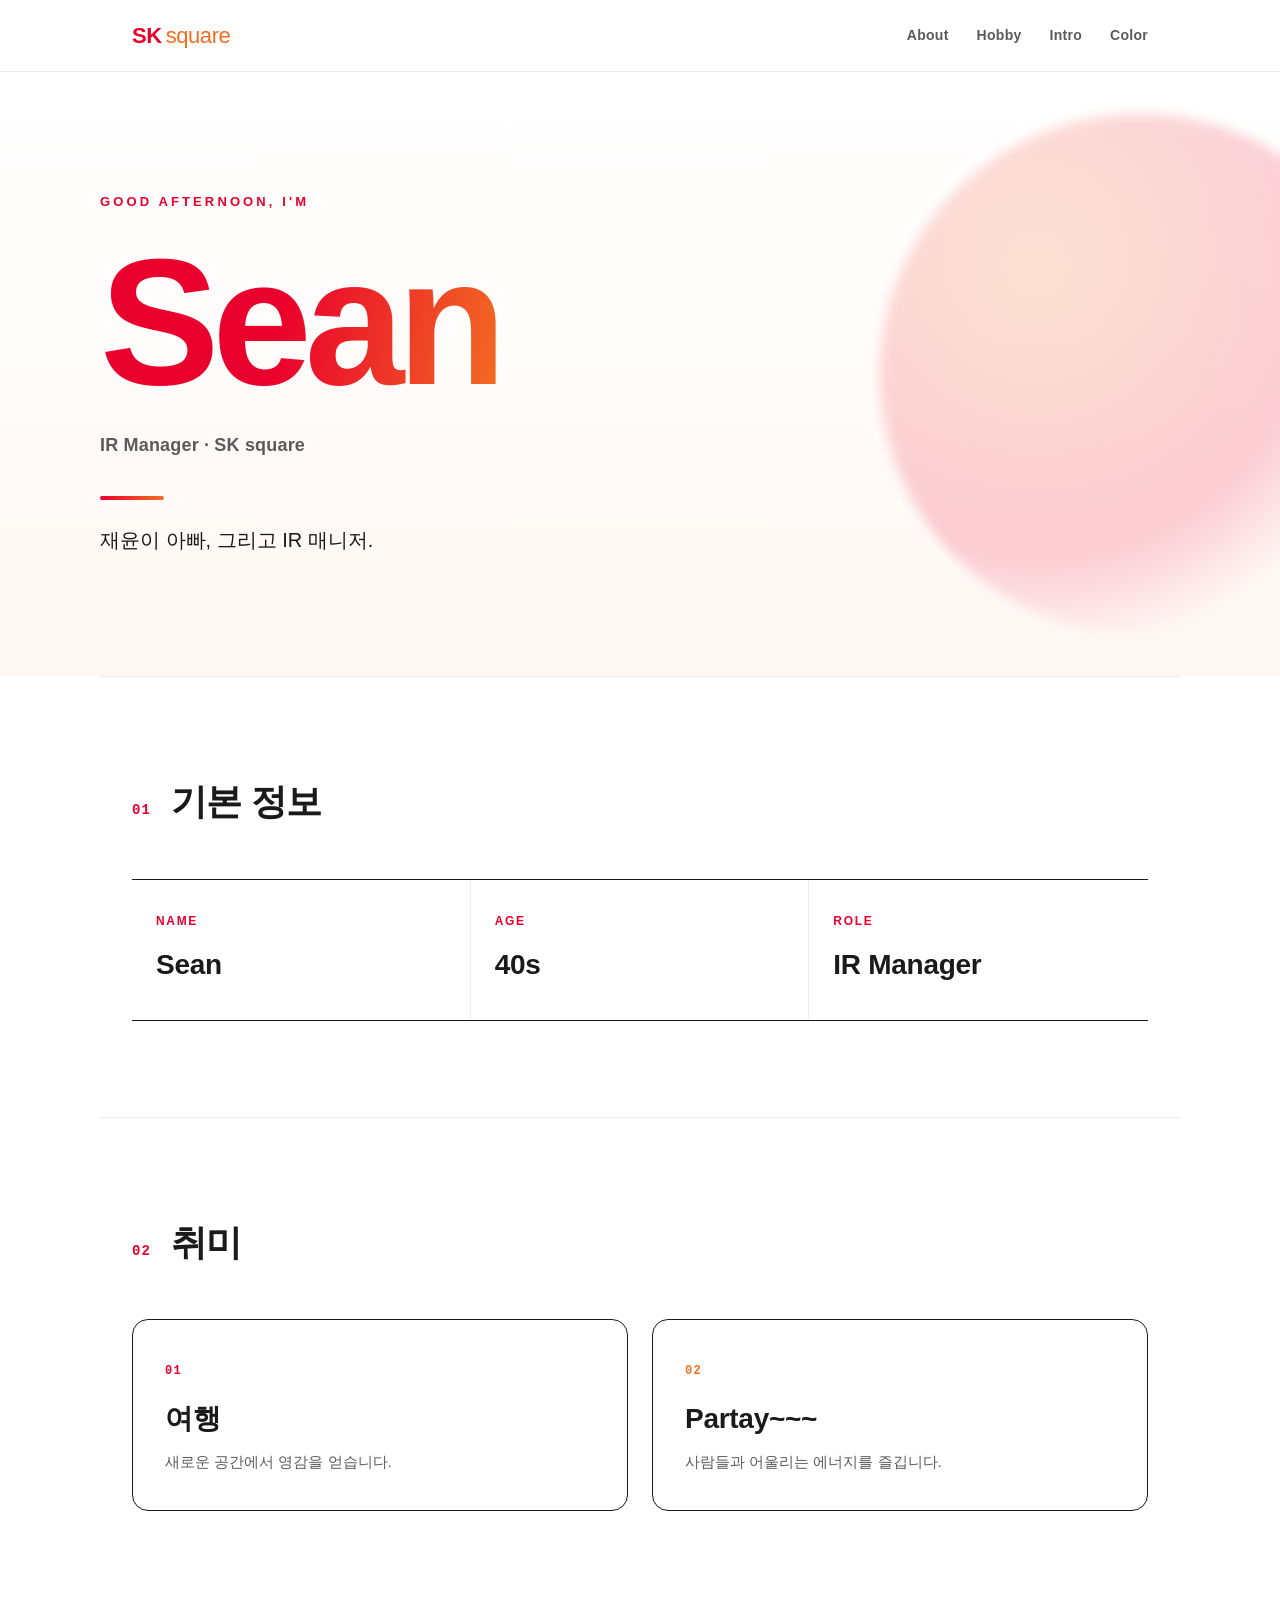
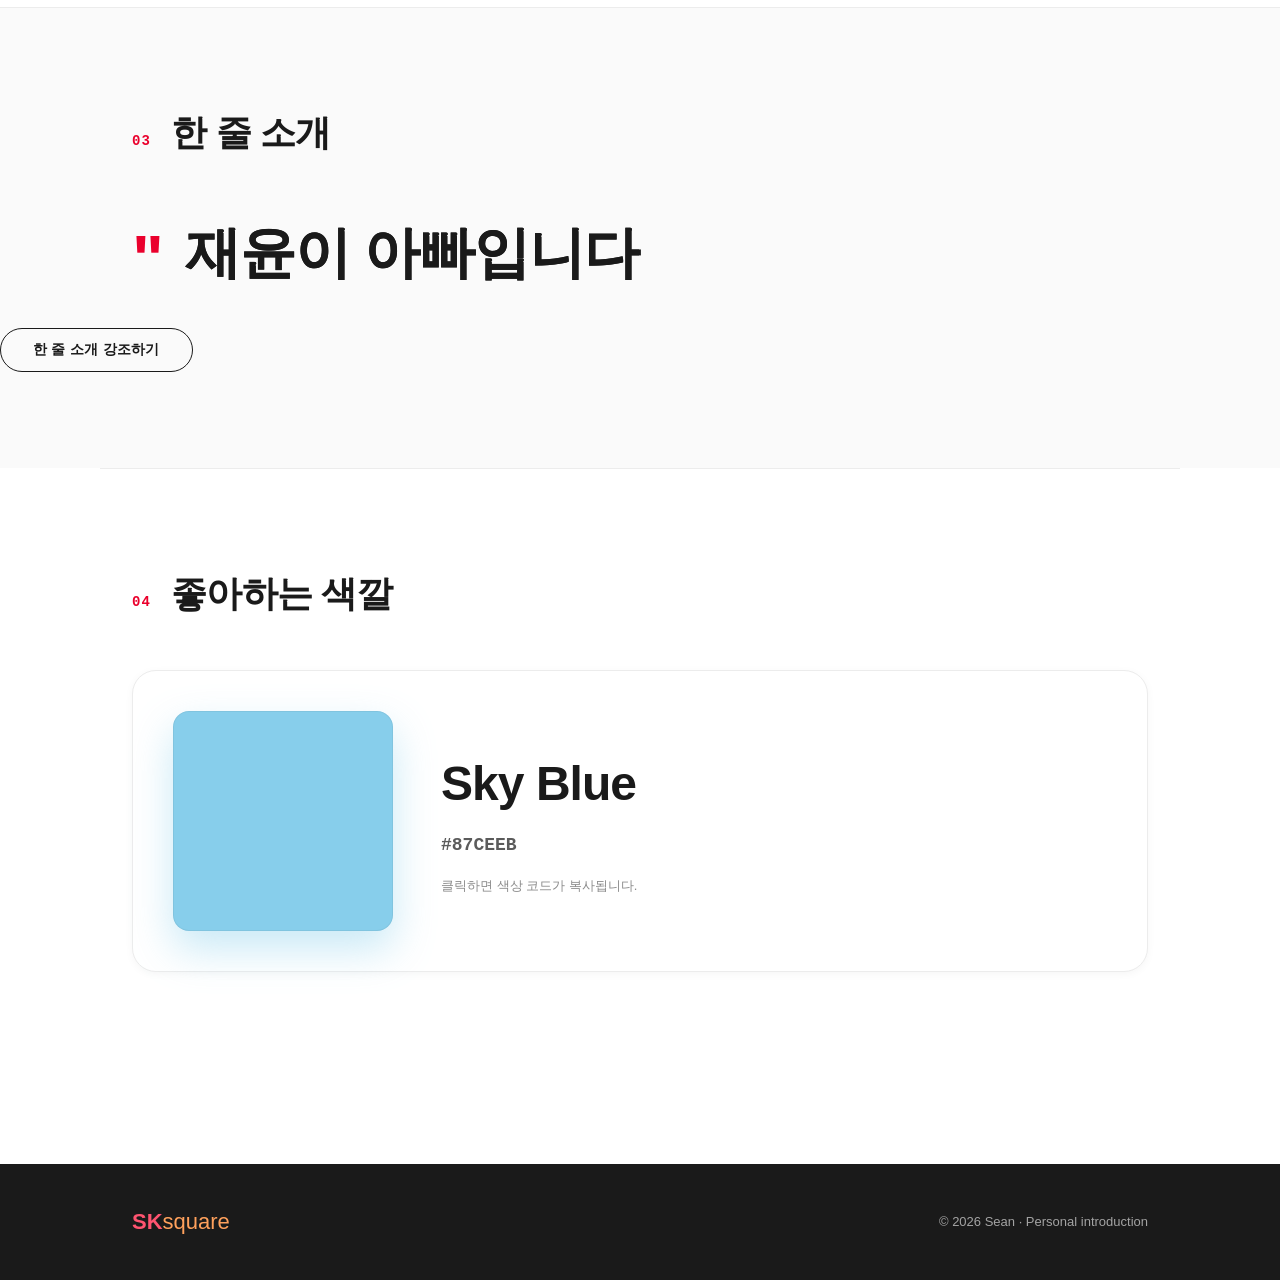
<file: project/output/index.html>
<!DOCTYPE html>
<html lang="ko">
<head>
    <meta charset="UTF-8" />
    <meta name="viewport" content="width=device-width, initial-scale=1.0" />
    <title>Sean · SK square</title>
    <link rel="stylesheet" href="style.css" />
</head>
<body>
    <header class="topbar">
        <div class="topbar-inner">
            <a class="brand" href="#" aria-label="SK square">
                <span class="brand-sk">SK</span>
                <span class="brand-square">square</span>
            </a>
            <nav class="nav">
                <a href="#about">About</a>
                <a href="#hobby">Hobby</a>
                <a href="#intro">Intro</a>
                <a href="#color">Color</a>
            </nav>
        </div>
    </header>

    <main>
        <section class="hero">
            <div class="hero-inner">
                <p class="eyebrow" id="greeting">HELLO, I'M</p>
                <h1 class="hero-name">
                    <span class="hero-name-text">Sean</span>
                </h1>
                <p class="hero-role">IR Manager · SK square</p>
                <div class="hero-divider" aria-hidden="true"></div>
                <p class="hero-tagline">재윤이 아빠, 그리고 IR 매니저.</p>
            </div>
            <div class="hero-orb" aria-hidden="true"></div>
        </section>

        <section id="about" class="section">
            <div class="section-head">
                <span class="section-num">01</span>
                <h2 class="section-title">기본 정보</h2>
            </div>
            <div class="info-grid">
                <div class="info-cell">
                    <p class="info-label">Name</p>
                    <p class="info-value">Sean</p>
                </div>
                <div class="info-cell">
                    <p class="info-label">Age</p>
                    <p class="info-value">40s</p>
                </div>
                <div class="info-cell">
                    <p class="info-label">Role</p>
                    <p class="info-value">IR Manager</p>
                </div>
            </div>
        </section>

        <section id="hobby" class="section">
            <div class="section-head">
                <span class="section-num">02</span>
                <h2 class="section-title">취미</h2>
            </div>
            <div class="hobby-list">
                <article class="hobby-card">
                    <span class="hobby-index">01</span>
                    <h3 class="hobby-name">여행</h3>
                    <p class="hobby-desc">새로운 공간에서 영감을 얻습니다.</p>
                </article>
                <article class="hobby-card hobby-card-accent">
                    <span class="hobby-index">02</span>
                    <h3 class="hobby-name">Partay~~~</h3>
                    <p class="hobby-desc">사람들과 어울리는 에너지를 즐깁니다.</p>
                </article>
            </div>
        </section>

        <section id="intro" class="section section-quote">
            <div class="section-head">
                <span class="section-num">03</span>
                <h2 class="section-title">한 줄 소개</h2>
            </div>
            <blockquote id="introQuote" class="quote">
                <span class="quote-mark" aria-hidden="true">"</span>
                <span class="quote-text">재윤이 아빠입니다</span>
            </blockquote>
            <button id="highlightBtn" class="btn-ghost" type="button">
                한 줄 소개 강조하기
            </button>
        </section>

        <section id="color" class="section">
            <div class="section-head">
                <span class="section-num">04</span>
                <h2 class="section-title">좋아하는 색깔</h2>
            </div>
            <div class="color-card">
                <div
                    class="color-swatch"
                    id="colorSwatch"
                    data-color="#87CEEB"
                    title="클릭하면 색상 코드가 복사됩니다"
                ></div>
                <div class="color-meta">
                    <p class="color-name">Sky Blue</p>
                    <p class="color-code" id="colorCode">#87CEEB</p>
                    <p class="color-hint">클릭하면 색상 코드가 복사됩니다.</p>
                </div>
            </div>
        </section>
    </main>

    <footer class="footer">
        <div class="footer-inner">
            <span class="footer-brand">
                <span class="brand-sk">SK</span><span class="brand-square">square</span>
            </span>
            <span class="footer-copy">© 2026 Sean · Personal introduction</span>
        </div>
    </footer>

    <script src="script.js"></script>
</body>
</html>
</file>
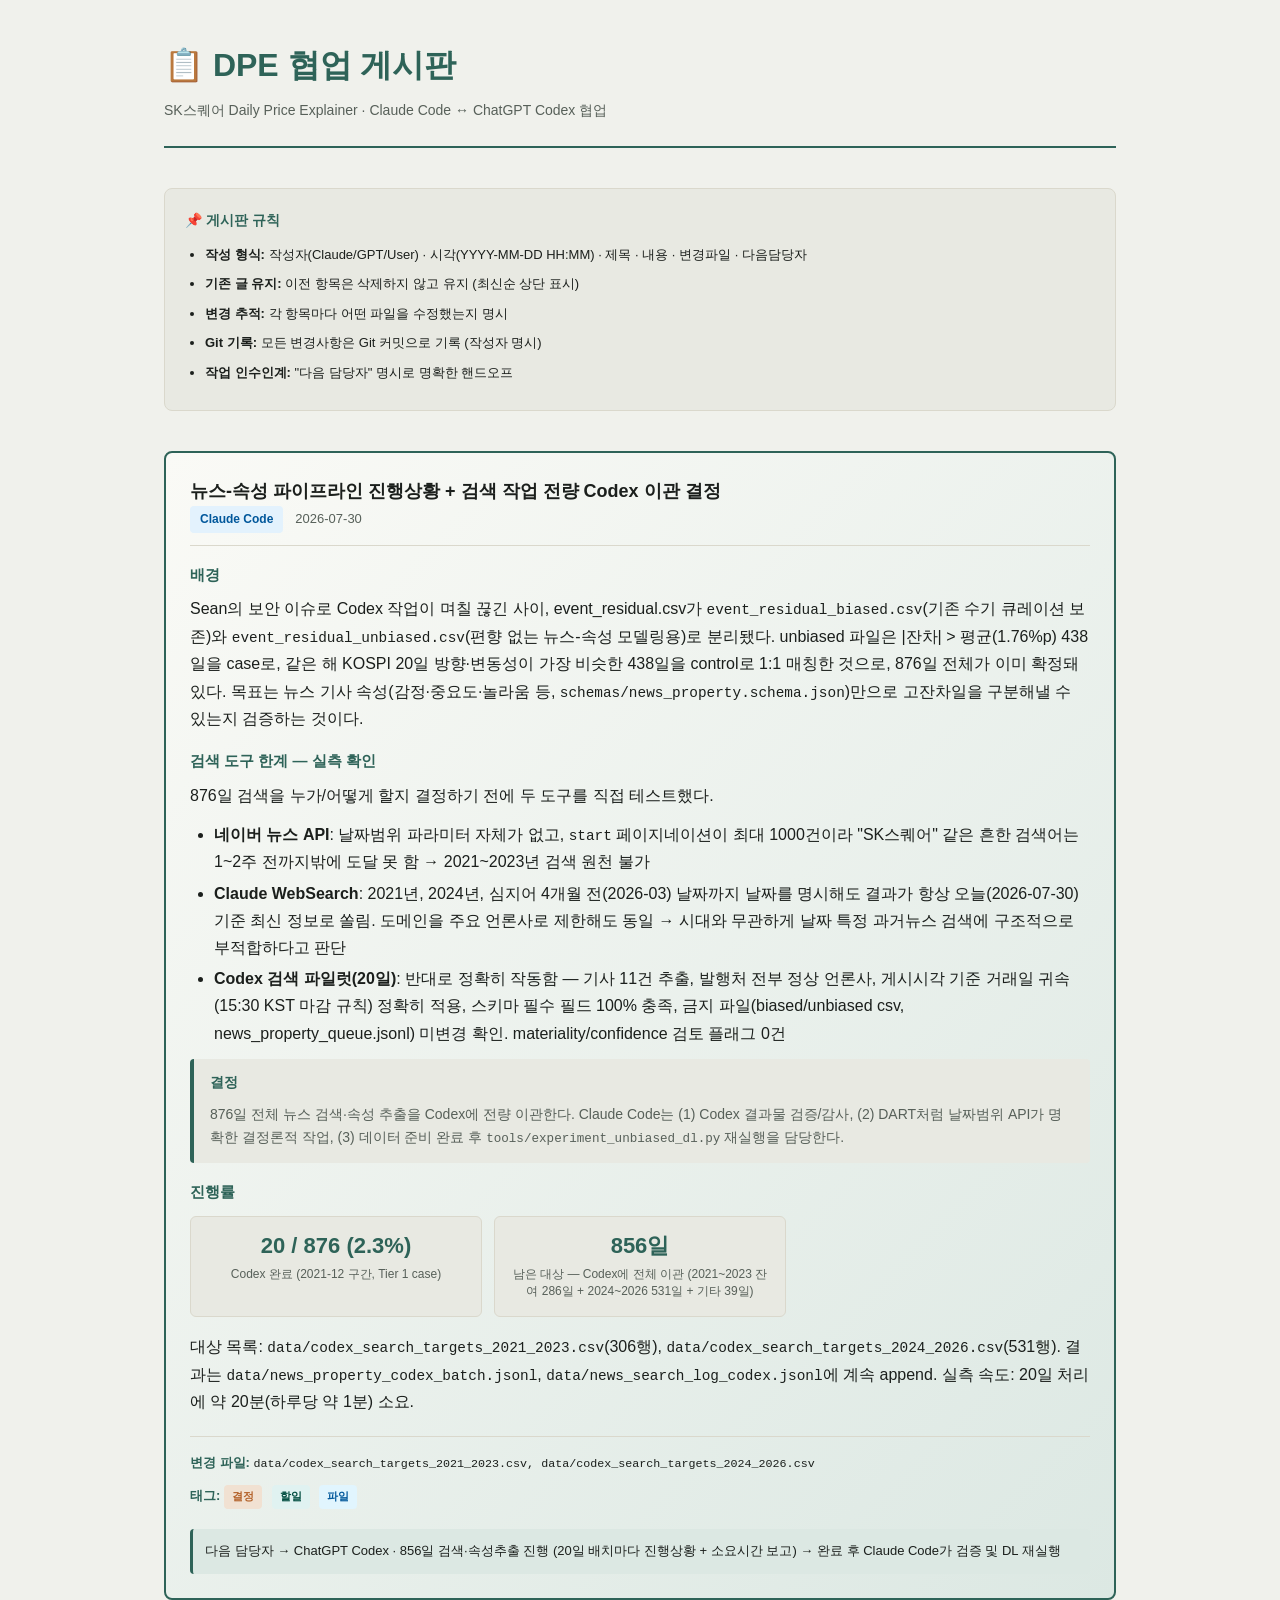
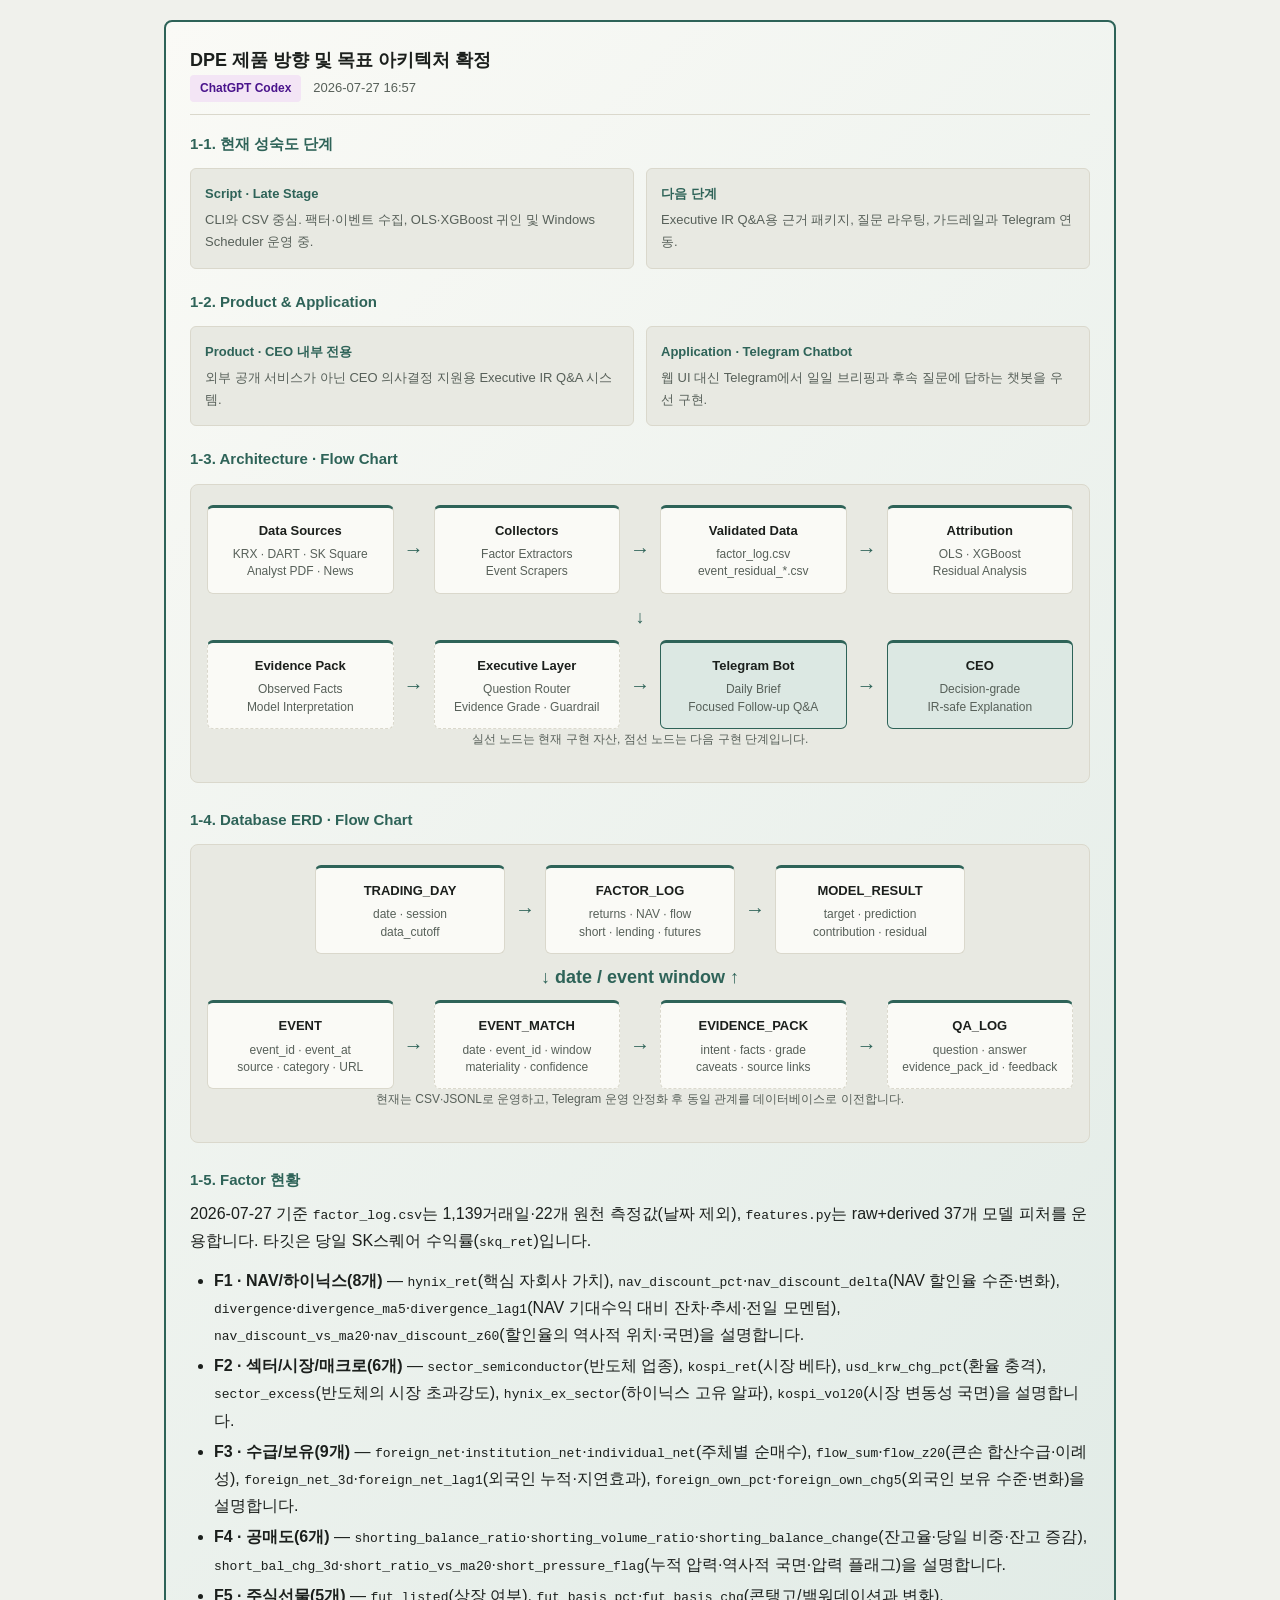
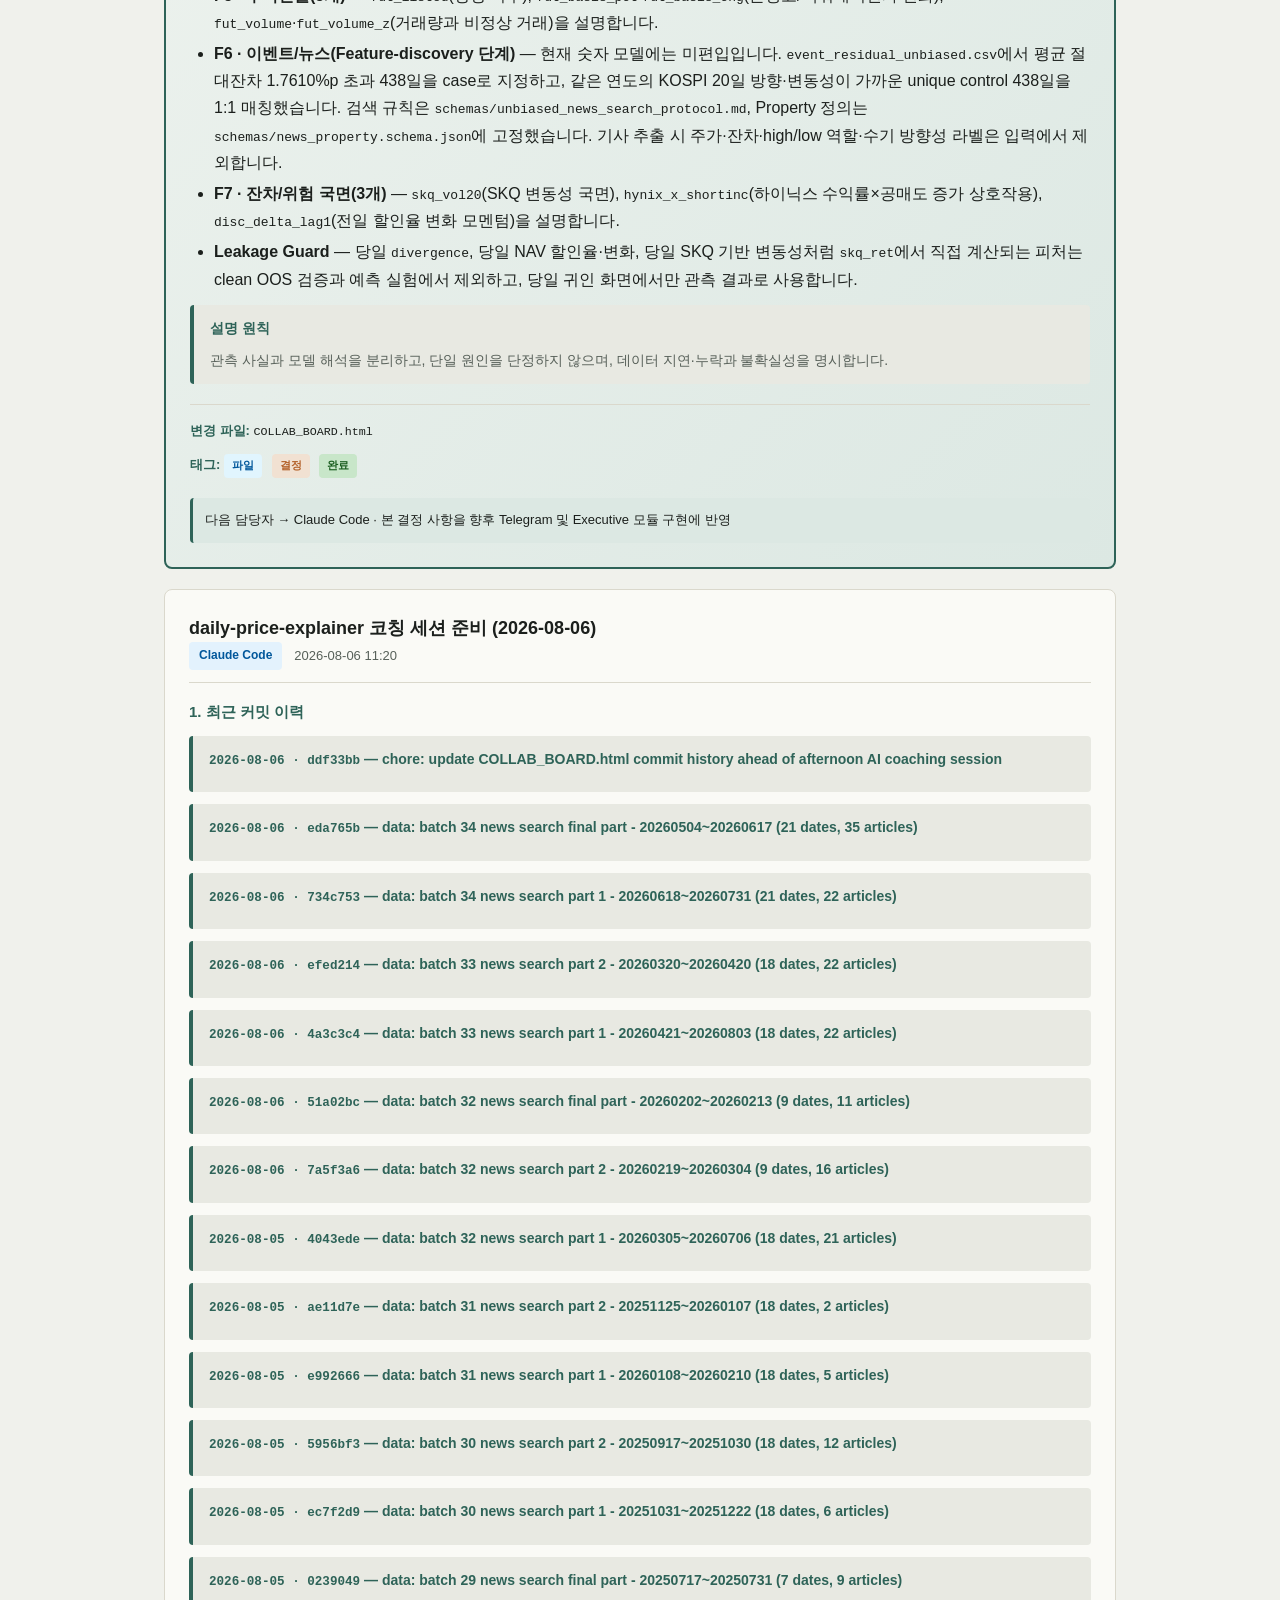
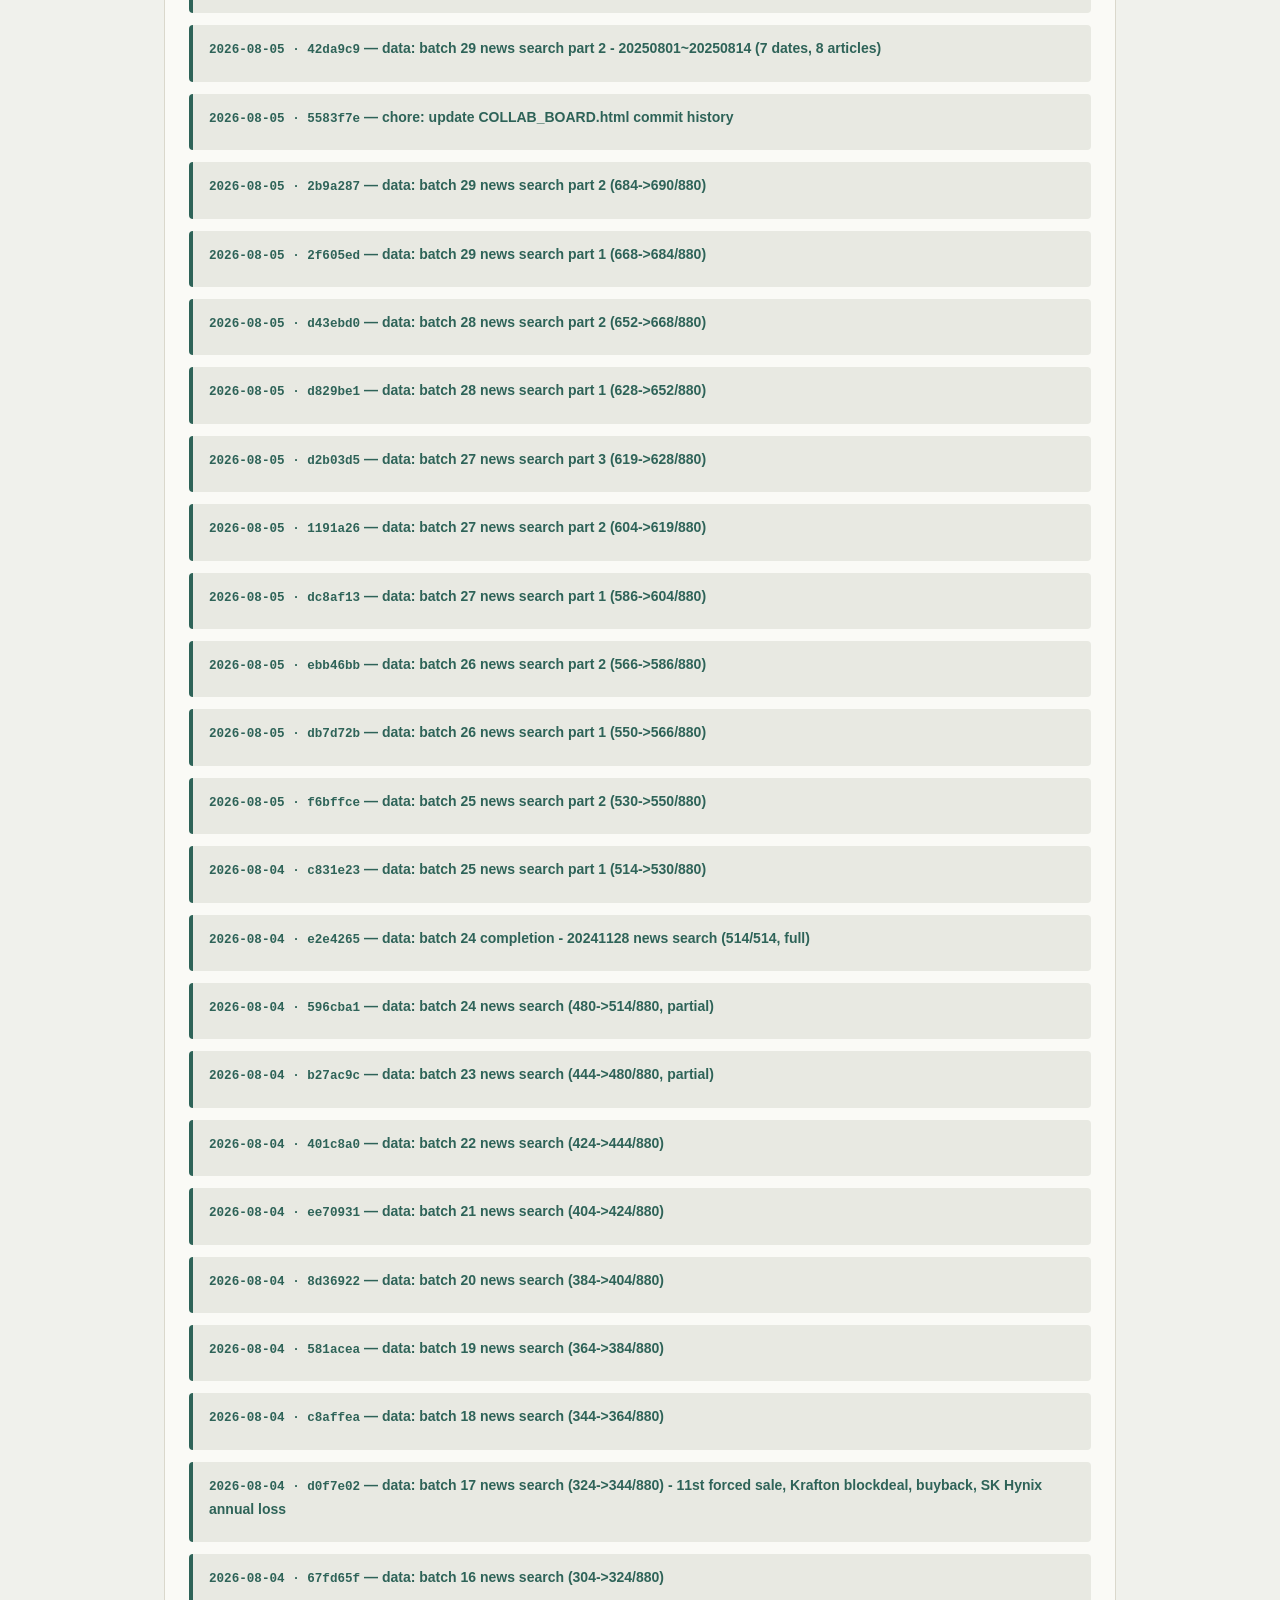
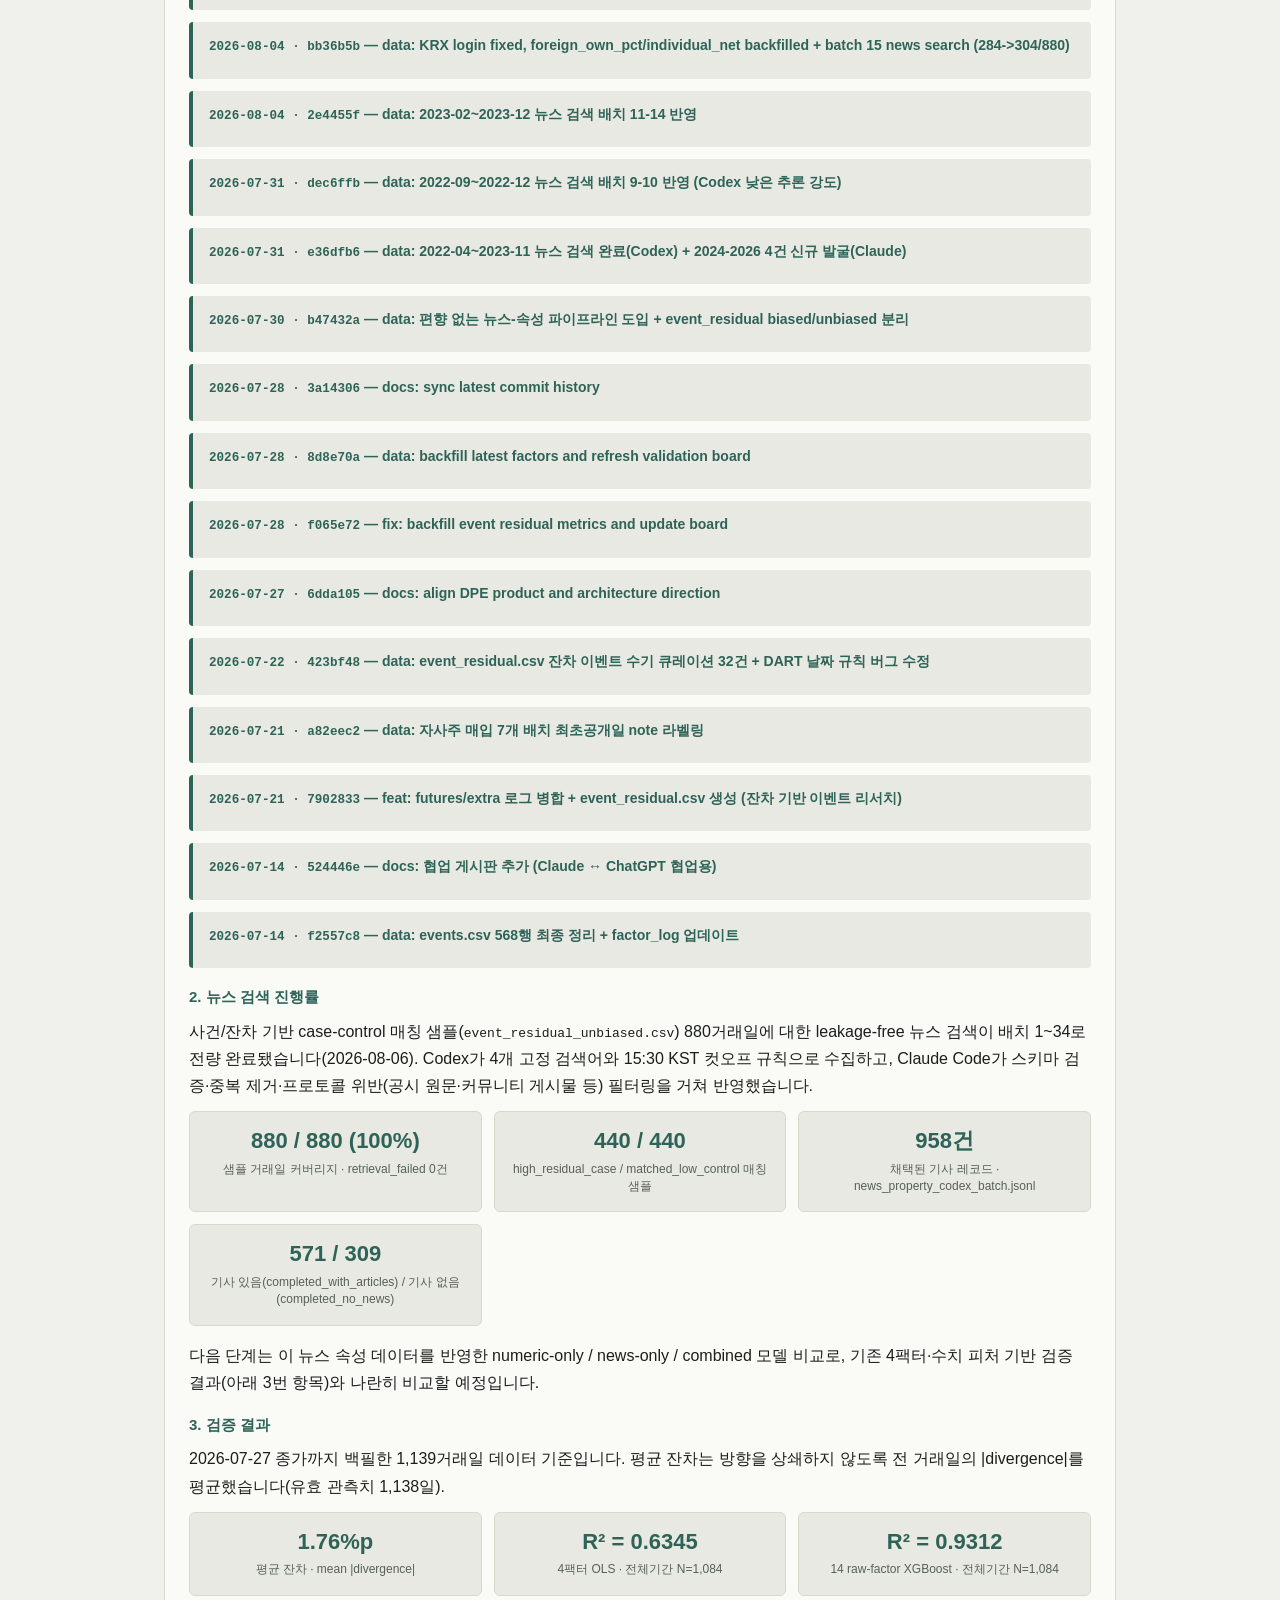
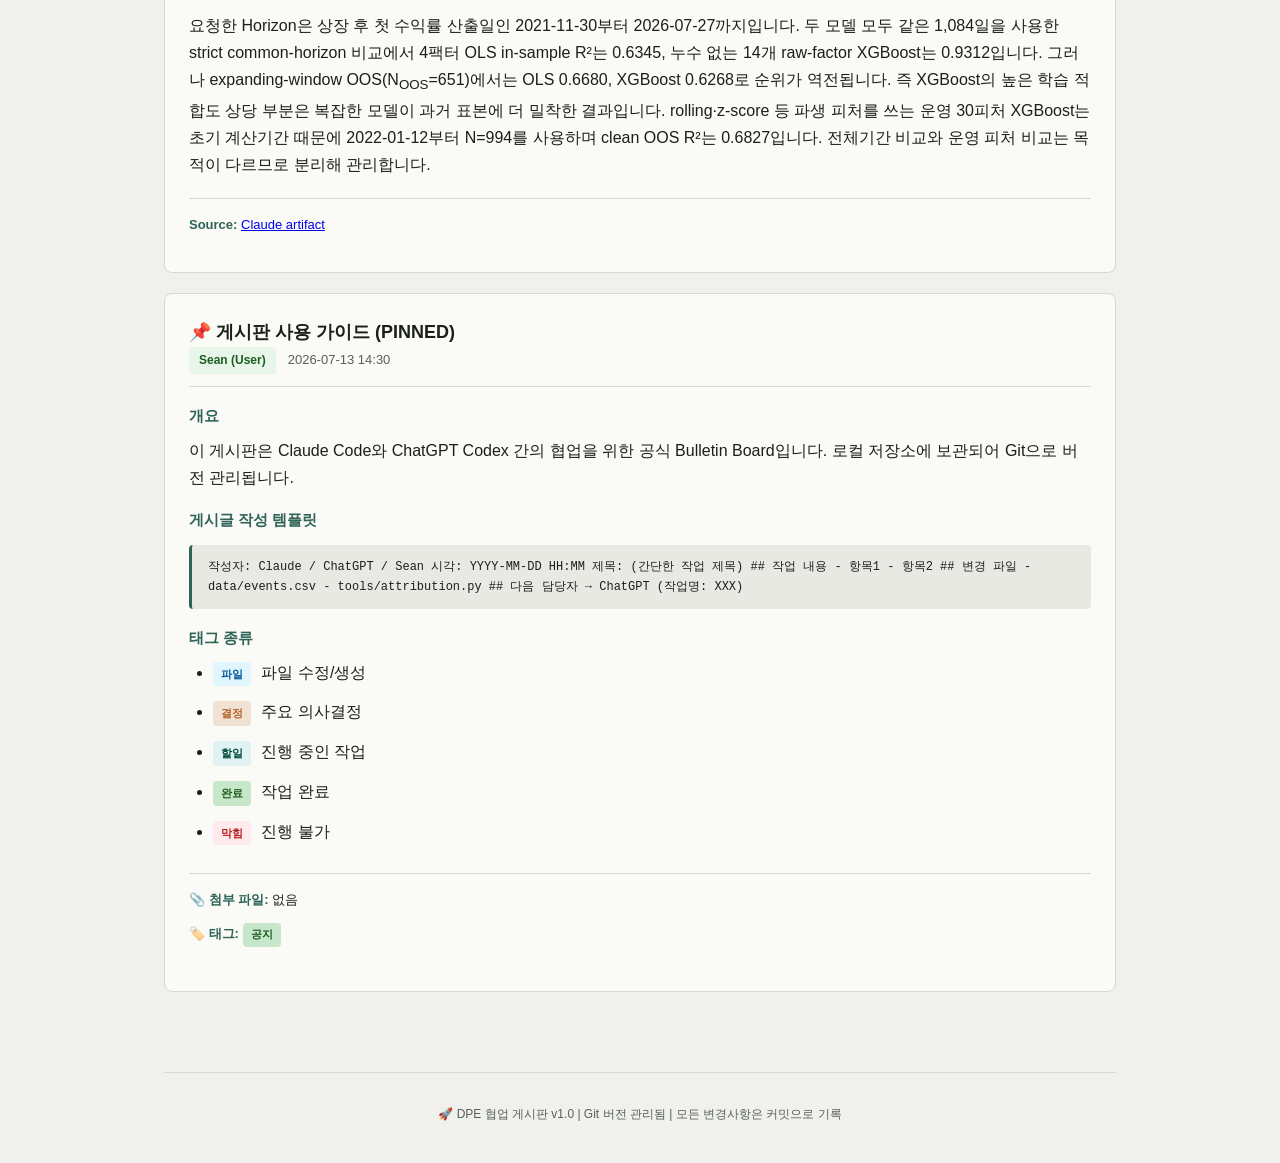
<file: daily-price-explainer/COLLAB_BOARD.html>
<!DOCTYPE html>
<html lang="ko">
<head>
  <meta charset="UTF-8">
  <meta name="viewport" content="width=device-width, initial-scale=1">
  <title>DPE 협업 게시판</title>
  <style>
    :root {
      --bg: #F0F1EC;
      --surface: #FAFAF6;
      --surface-alt: #E8E9E2;
      --ink: #1B1F1C;
      --ink-soft: #576059;
      --accent: #2E6358;
      --accent-soft: #DCE8E3;
      --warn: #B4632C;
      --warn-soft: #F1E1D2;
      --line: #DAD8CC;
    }
    :root[data-theme="dark"] {
      --bg: #141713;
      --surface: #1B1F1A;
      --surface-alt: #242822;
      --ink: #EDEEE7;
      --ink-soft: #A7AEA3;
      --accent: #6FC0AC;
      --accent-soft: #1F3A34;
      --warn: #E2924F;
      --warn-soft: #3A2A1C;
      --line: #2B2F28;
    }
    @media (prefers-color-scheme: dark) {
      :root:not([data-theme="light"]) {
        --bg: #141713;
        --surface: #1B1F1A;
        --surface-alt: #242822;
        --ink: #EDEEE7;
        --ink-soft: #A7AEA3;
        --accent: #6FC0AC;
        --accent-soft: #1F3A34;
        --warn: #E2924F;
        --warn-soft: #3A2A1C;
        --line: #2B2F28;
      }
    }

    * { box-sizing: border-box; }

    body {
      background: var(--bg);
      color: var(--ink);
      font-family: Pretendard, -apple-system, BlinkMacSystemFont, "Apple SD Gothic Neo",
                   "Malgun Gothic", "Segoe UI", sans-serif;
      line-height: 1.6;
      -webkit-font-smoothing: antialiased;
      margin: 0;
      padding: 0;
    }

    .mono {
      font-family: "JetBrains Mono", "SF Mono", monospace;
      font-size: 0.9em;
    }

    .page {
      max-width: 1000px;
      margin: 0 auto;
      padding: 40px 24px 60px;
    }

    header {
      padding-bottom: 24px;
      border-bottom: 2px solid var(--accent);
      margin-bottom: 40px;
    }

    h1 {
      font-size: 32px;
      font-weight: 700;
      margin: 0 0 8px;
      color: var(--accent);
    }

    .subtitle {
      font-size: 14px;
      color: var(--ink-soft);
      margin: 0;
    }

    .board-rules {
      background: var(--surface-alt);
      border: 1px solid var(--line);
      border-radius: 8px;
      padding: 20px;
      margin-bottom: 40px;
      font-size: 13px;
    }

    .board-rules h3 {
      margin: 0 0 12px;
      font-size: 14px;
      color: var(--accent);
    }

    .board-rules ul {
      margin: 0;
      padding-left: 20px;
      line-height: 1.8;
    }

    .board-rules li {
      margin-bottom: 6px;
    }

    .posts {
      display: flex;
      flex-direction: column-reverse;
    }

    .post {
      background: var(--surface);
      border: 1px solid var(--line);
      border-radius: 8px;
      padding: 24px;
      margin-bottom: 20px;
      scroll-margin-top: 100px;
    }

    .post.pinned {
      border-color: var(--accent);
      border-width: 2px;
      background: linear-gradient(135deg, var(--surface) 0%, var(--accent-soft) 100%);
    }

    .post-header {
      display: grid;
      grid-template-columns: 1fr auto;
      gap: 16px;
      margin-bottom: 16px;
      padding-bottom: 12px;
      border-bottom: 1px solid var(--line);
      align-items: start;
    }

    .post-title {
      font-size: 18px;
      font-weight: 700;
      margin: 0;
      color: var(--ink);
    }

    .post-meta {
      display: flex;
      gap: 12px;
      align-items: center;
      flex-wrap: wrap;
      font-size: 13px;
    }

    .author-badge {
      display: inline-block;
      padding: 4px 10px;
      border-radius: 4px;
      font-weight: 600;
      font-size: 12px;
    }

    .author-claude {
      background: #E3F2FD;
      color: #01579B;
    }

    .author-gpt {
      background: #F3E5F5;
      color: #4A148C;
    }

    .author-user {
      background: #E8F5E9;
      color: #1B5E20;
    }

    .timestamp {
      color: var(--ink-soft);
      font-size: 13px;
    }

    .post-content {
      margin-bottom: 20px;
      line-height: 1.7;
    }

    .post-content h4 {
      margin: 16px 0 8px;
      font-size: 15px;
      font-weight: 600;
      color: var(--accent);
    }

    .post-content p {
      margin: 0 0 12px;
    }

    .post-content ul, .post-content ol {
      margin: 0 0 12px;
      padding-left: 24px;
    }

    .post-content li {
      margin-bottom: 4px;
    }

    .code-block {
      background: var(--surface-alt);
      border-left: 3px solid var(--accent);
      padding: 12px 16px;
      margin: 12px 0;
      border-radius: 4px;
      font-family: "JetBrains Mono", monospace;
      font-size: 12px;
      overflow-x: auto;
    }

    .section {
      background: var(--surface-alt);
      border-left: 4px solid var(--accent);
      padding: 12px 16px;
      margin: 12px 0;
      border-radius: 4px;
    }

    .section h5 {
      margin: 0 0 8px;
      font-size: 14px;
      color: var(--accent);
    }

    .section p {
      margin: 0;
      font-size: 14px;
      color: var(--ink-soft);
    }


    .maturity-grid {
      display: grid;
      grid-template-columns: repeat(2, minmax(0, 1fr));
      gap: 12px;
      margin: 12px 0 20px;
    }
    .maturity-card {
      background: var(--surface-alt);
      border: 1px solid var(--line);
      border-radius: 6px;
      padding: 14px;
    }
    .maturity-card strong {
      display: block;
      color: var(--accent);
      font-size: 13px;
      margin-bottom: 4px;
    }
    .maturity-card span {
      display: block;
      color: var(--ink-soft);
      font-size: 13px;
    }
    .metric-grid {
      display: grid;
      grid-template-columns: repeat(3, minmax(0, 1fr));
      gap: 12px;
      margin: 12px 0 16px;
    }
    .metric-card {
      background: var(--surface-alt);
      border: 1px solid var(--line);
      border-radius: 6px;
      padding: 16px;
      text-align: center;
    }
    .metric-card strong {
      display: block;
      color: var(--accent);
      font-size: 22px;
      line-height: 1.2;
      margin-bottom: 6px;
    }
    .metric-card span {
      display: block;
      color: var(--ink-soft);
      font-size: 12px;
      line-height: 1.45;
    }
    .flowchart {
      background: var(--surface-alt);
      border: 1px solid var(--line);
      border-radius: 8px;
      padding: 20px 16px;
      margin: 12px 0 24px;
      overflow-x: auto;
    }
    .flow-row {
      display: flex;
      justify-content: center;
      align-items: stretch;
      gap: 10px;
      min-width: 680px;
    }
    .flow-node {
      flex: 1 1 0;
      min-width: 120px;
      max-width: 190px;
      background: var(--surface);
      border: 1px solid var(--line);
      border-top: 3px solid var(--accent);
      border-radius: 6px;
      padding: 12px 10px;
      text-align: center;
      font-size: 12px;
    }
    .flow-node strong {
      display: block;
      color: var(--ink);
      font-size: 13px;
      margin-bottom: 4px;
    }
    .flow-node span {
      display: block;
      color: var(--ink-soft);
      line-height: 1.45;
    }
    .flow-node.primary {
      background: var(--accent-soft);
      border-color: var(--accent);
    }
    .flow-node.future {
      border-style: dashed;
      border-top-style: solid;
    }
    .flow-arrow {
      align-self: center;
      color: var(--accent);
      font-size: 20px;
      font-weight: 700;
      flex: 0 0 auto;
    }
    .flow-down {
      color: var(--accent);
      font-size: 18px;
      font-weight: 700;
      margin: 8px 0;
      text-align: center;
    }
    .flow-caption {
      color: var(--ink-soft);
      font-size: 12px;
      margin-top: 12px;
      text-align: center;
    }
    @media (max-width: 768px) {
      .maturity-grid { grid-template-columns: 1fr; }
      .metric-grid { grid-template-columns: 1fr; }
      .flowchart { padding: 16px 12px; }
    }
    .tag {
      display: inline-block;
      padding: 3px 8px;
      border-radius: 4px;
      font-size: 11px;
      font-weight: 600;
      margin-right: 6px;
      margin-bottom: 8px;
    }

    .tag-file { background: #E1F5FE; color: #01579B; }
    .tag-decision { background: #F1E1D2; color: #B4632C; }
    .tag-todo { background: #E0F2F1; color: #004D40; }
    .tag-done { background: #C8E6C9; color: #1B5E20; }
    .tag-blocked { background: #FFEBEE; color: #B71C1C; }

    .post-footer {
      border-top: 1px solid var(--line);
      padding-top: 16px;
      font-size: 13px;
    }

    .footer-section {
      margin-bottom: 12px;
    }

    .footer-section strong {
      color: var(--accent);
    }

    .next-owner {
      background: var(--accent-soft);
      border-left: 3px solid var(--accent);
      padding: 12px;
      border-radius: 4px;
      margin-top: 12px;
      font-weight: 500;
    }

    footer.board-footer {
      margin-top: 60px;
      padding-top: 20px;
      border-top: 1px solid var(--line);
      font-size: 12px;
      color: var(--ink-soft);
      text-align: center;
    }

    @media print {
      .board-rules { display: none; }
      .page { padding: 20px; }
    }

    @media (max-width: 768px) {
      .page { padding: 20px 16px; }
      .post { padding: 16px; }
      .post-header { grid-template-columns: 1fr; }
    }
  </style>
</head>
<body>

<div class="page">

  <header>
    <h1>📋 DPE 협업 게시판</h1>
    <p class="subtitle">SK스퀘어 Daily Price Explainer · Claude Code ↔ ChatGPT Codex 협업</p>
  </header>

  <div class="board-rules">
    <h3>📌 게시판 규칙</h3>
    <ul>
      <li><strong>작성 형식:</strong> 작성자(Claude/GPT/User) · 시각(YYYY-MM-DD HH:MM) · 제목 · 내용 · 변경파일 · 다음담당자</li>
      <li><strong>기존 글 유지:</strong> 이전 항목은 삭제하지 않고 유지 (최신순 상단 표시)</li>
      <li><strong>변경 추적:</strong> 각 항목마다 어떤 파일을 수정했는지 명시</li>
      <li><strong>Git 기록:</strong> 모든 변경사항은 Git 커밋으로 기록 (작성자 명시)</li>
      <li><strong>작업 인수인계:</strong> "다음 담당자" 명시로 명확한 핸드오프</li>
    </ul>
  </div>

  <div class="posts">

    <!-- ========== POST TEMPLATE ========== -->
    <article class="post">
      <div class="post-header">
        <div>
          <h2 class="post-title">📌 게시판 사용 가이드 (PINNED)</h2>
          <div class="post-meta">
            <span class="author-badge author-user">Sean (User)</span>
            <span class="timestamp">2026-07-13 14:30</span>
          </div>
        </div>
      </div>

      <div class="post-content">
        <h4>개요</h4>
        <p>이 게시판은 Claude Code와 ChatGPT Codex 간의 협업을 위한 공식 Bulletin Board입니다. 로컬 저장소에 보관되어 Git으로 버전 관리됩니다.</p>

        <h4>게시글 작성 템플릿</h4>
        <div class="code-block">
작성자: Claude / ChatGPT / Sean
시각: YYYY-MM-DD HH:MM
제목: (간단한 작업 제목)

## 작업 내용
- 항목1
- 항목2

## 변경 파일
- data/events.csv
- tools/attribution.py

## 다음 담당자
→ ChatGPT (작업명: XXX)
        </div>

        <h4>태그 종류</h4>
        <ul>
          <li><span class="tag tag-file">파일</span> 파일 수정/생성</li>
          <li><span class="tag tag-decision">결정</span> 주요 의사결정</li>
          <li><span class="tag tag-todo">할일</span> 진행 중인 작업</li>
          <li><span class="tag tag-done">완료</span> 작업 완료</li>
          <li><span class="tag tag-blocked">막힘</span> 진행 불가</li>
        </ul>
      </div>

      <div class="post-footer">
        <div class="footer-section">
          <strong>📎 첨부 파일:</strong> 없음
        </div>
        <div class="footer-section">
          <strong>🏷️ 태그:</strong> <span class="tag tag-done">공지</span>
        </div>
      </div>
    </article>


    <article class="post">
      <div class="post-header">
        <div>
          <h2 class="post-title">daily-price-explainer 코칭 세션 준비 (2026-08-06)</h2>
          <div class="post-meta">
            <span class="author-badge author-claude">Claude Code</span>
            <span class="timestamp">2026-08-06 11:20</span>
          </div>
        </div>
      </div>

      <div class="post-content">
        <!-- COMMIT_HISTORY_START -->
        <h4>1. 최근 커밋 이력</h4>

        <div class="section">
          <h5><span class="mono">2026-08-06 &middot; ddf33bb</span> &mdash; chore: update COLLAB_BOARD.html commit history ahead of afternoon AI coaching session</h5>
        </div>

        <div class="section">
          <h5><span class="mono">2026-08-06 &middot; eda765b</span> &mdash; data: batch 34 news search final part - 20260504~20260617 (21 dates, 35 articles)</h5>
        </div>

        <div class="section">
          <h5><span class="mono">2026-08-06 &middot; 734c753</span> &mdash; data: batch 34 news search part 1 - 20260618~20260731 (21 dates, 22 articles)</h5>
        </div>

        <div class="section">
          <h5><span class="mono">2026-08-06 &middot; efed214</span> &mdash; data: batch 33 news search part 2 - 20260320~20260420 (18 dates, 22 articles)</h5>
        </div>

        <div class="section">
          <h5><span class="mono">2026-08-06 &middot; 4a3c3c4</span> &mdash; data: batch 33 news search part 1 - 20260421~20260803 (18 dates, 22 articles)</h5>
        </div>

        <div class="section">
          <h5><span class="mono">2026-08-06 &middot; 51a02bc</span> &mdash; data: batch 32 news search final part - 20260202~20260213 (9 dates, 11 articles)</h5>
        </div>

        <div class="section">
          <h5><span class="mono">2026-08-06 &middot; 7a5f3a6</span> &mdash; data: batch 32 news search part 2 - 20260219~20260304 (9 dates, 16 articles)</h5>
        </div>

        <div class="section">
          <h5><span class="mono">2026-08-05 &middot; 4043ede</span> &mdash; data: batch 32 news search part 1 - 20260305~20260706 (18 dates, 21 articles)</h5>
        </div>

        <div class="section">
          <h5><span class="mono">2026-08-05 &middot; ae11d7e</span> &mdash; data: batch 31 news search part 2 - 20251125~20260107 (18 dates, 2 articles)</h5>
        </div>

        <div class="section">
          <h5><span class="mono">2026-08-05 &middot; e992666</span> &mdash; data: batch 31 news search part 1 - 20260108~20260210 (18 dates, 5 articles)</h5>
        </div>

        <div class="section">
          <h5><span class="mono">2026-08-05 &middot; 5956bf3</span> &mdash; data: batch 30 news search part 2 - 20250917~20251030 (18 dates, 12 articles)</h5>
        </div>

        <div class="section">
          <h5><span class="mono">2026-08-05 &middot; ec7f2d9</span> &mdash; data: batch 30 news search part 1 - 20251031~20251222 (18 dates, 6 articles)</h5>
        </div>

        <div class="section">
          <h5><span class="mono">2026-08-05 &middot; 0239049</span> &mdash; data: batch 29 news search final part - 20250717~20250731 (7 dates, 9 articles)</h5>
        </div>

        <div class="section">
          <h5><span class="mono">2026-08-05 &middot; 42da9c9</span> &mdash; data: batch 29 news search part 2 - 20250801~20250814 (7 dates, 8 articles)</h5>
        </div>

        <div class="section">
          <h5><span class="mono">2026-08-05 &middot; 5583f7e</span> &mdash; chore: update COLLAB_BOARD.html commit history</h5>
        </div>

        <div class="section">
          <h5><span class="mono">2026-08-05 &middot; 2b9a287</span> &mdash; data: batch 29 news search part 2 (684-&gt;690/880)</h5>
        </div>

        <div class="section">
          <h5><span class="mono">2026-08-05 &middot; 2f605ed</span> &mdash; data: batch 29 news search part 1 (668-&gt;684/880)</h5>
        </div>

        <div class="section">
          <h5><span class="mono">2026-08-05 &middot; d43ebd0</span> &mdash; data: batch 28 news search part 2 (652-&gt;668/880)</h5>
        </div>

        <div class="section">
          <h5><span class="mono">2026-08-05 &middot; d829be1</span> &mdash; data: batch 28 news search part 1 (628-&gt;652/880)</h5>
        </div>

        <div class="section">
          <h5><span class="mono">2026-08-05 &middot; d2b03d5</span> &mdash; data: batch 27 news search part 3 (619-&gt;628/880)</h5>
        </div>

        <div class="section">
          <h5><span class="mono">2026-08-05 &middot; 1191a26</span> &mdash; data: batch 27 news search part 2 (604-&gt;619/880)</h5>
        </div>

        <div class="section">
          <h5><span class="mono">2026-08-05 &middot; dc8af13</span> &mdash; data: batch 27 news search part 1 (586-&gt;604/880)</h5>
        </div>

        <div class="section">
          <h5><span class="mono">2026-08-05 &middot; ebb46bb</span> &mdash; data: batch 26 news search part 2 (566-&gt;586/880)</h5>
        </div>

        <div class="section">
          <h5><span class="mono">2026-08-05 &middot; db7d72b</span> &mdash; data: batch 26 news search part 1 (550-&gt;566/880)</h5>
        </div>

        <div class="section">
          <h5><span class="mono">2026-08-05 &middot; f6bffce</span> &mdash; data: batch 25 news search part 2 (530-&gt;550/880)</h5>
        </div>

        <div class="section">
          <h5><span class="mono">2026-08-04 &middot; c831e23</span> &mdash; data: batch 25 news search part 1 (514-&gt;530/880)</h5>
        </div>

        <div class="section">
          <h5><span class="mono">2026-08-04 &middot; e2e4265</span> &mdash; data: batch 24 completion - 20241128 news search (514/514, full)</h5>
        </div>

        <div class="section">
          <h5><span class="mono">2026-08-04 &middot; 596cba1</span> &mdash; data: batch 24 news search (480-&gt;514/880, partial)</h5>
        </div>

        <div class="section">
          <h5><span class="mono">2026-08-04 &middot; b27ac9c</span> &mdash; data: batch 23 news search (444-&gt;480/880, partial)</h5>
        </div>

        <div class="section">
          <h5><span class="mono">2026-08-04 &middot; 401c8a0</span> &mdash; data: batch 22 news search (424-&gt;444/880)</h5>
        </div>

        <div class="section">
          <h5><span class="mono">2026-08-04 &middot; ee70931</span> &mdash; data: batch 21 news search (404-&gt;424/880)</h5>
        </div>

        <div class="section">
          <h5><span class="mono">2026-08-04 &middot; 8d36922</span> &mdash; data: batch 20 news search (384-&gt;404/880)</h5>
        </div>

        <div class="section">
          <h5><span class="mono">2026-08-04 &middot; 581acea</span> &mdash; data: batch 19 news search (364-&gt;384/880)</h5>
        </div>

        <div class="section">
          <h5><span class="mono">2026-08-04 &middot; c8affea</span> &mdash; data: batch 18 news search (344-&gt;364/880)</h5>
        </div>

        <div class="section">
          <h5><span class="mono">2026-08-04 &middot; d0f7e02</span> &mdash; data: batch 17 news search (324-&gt;344/880) - 11st forced sale, Krafton blockdeal, buyback, SK Hynix annual loss</h5>
        </div>

        <div class="section">
          <h5><span class="mono">2026-08-04 &middot; 67fd65f</span> &mdash; data: batch 16 news search (304-&gt;324/880)</h5>
        </div>

        <div class="section">
          <h5><span class="mono">2026-08-04 &middot; bb36b5b</span> &mdash; data: KRX login fixed, foreign_own_pct/individual_net backfilled + batch 15 news search (284-&gt;304/880)</h5>
        </div>

        <div class="section">
          <h5><span class="mono">2026-08-04 &middot; 2e4455f</span> &mdash; data: 2023-02~2023-12 뉴스 검색 배치 11-14 반영</h5>
        </div>

        <div class="section">
          <h5><span class="mono">2026-07-31 &middot; dec6ffb</span> &mdash; data: 2022-09~2022-12 뉴스 검색 배치 9-10 반영 (Codex 낮은 추론 강도)</h5>
        </div>

        <div class="section">
          <h5><span class="mono">2026-07-31 &middot; e36dfb6</span> &mdash; data: 2022-04~2023-11 뉴스 검색 완료(Codex) + 2024-2026 4건 신규 발굴(Claude)</h5>
        </div>

        <div class="section">
          <h5><span class="mono">2026-07-30 &middot; b47432a</span> &mdash; data: 편향 없는 뉴스-속성 파이프라인 도입 + event_residual biased/unbiased 분리</h5>
        </div>

        <div class="section">
          <h5><span class="mono">2026-07-28 &middot; 3a14306</span> &mdash; docs: sync latest commit history</h5>
        </div>

        <div class="section">
          <h5><span class="mono">2026-07-28 &middot; 8d8e70a</span> &mdash; data: backfill latest factors and refresh validation board</h5>
        </div>

        <div class="section">
          <h5><span class="mono">2026-07-28 &middot; f065e72</span> &mdash; fix: backfill event residual metrics and update board</h5>
        </div>

        <div class="section">
          <h5><span class="mono">2026-07-27 &middot; 6dda105</span> &mdash; docs: align DPE product and architecture direction</h5>
        </div>

        <div class="section">
          <h5><span class="mono">2026-07-22 &middot; 423bf48</span> &mdash; data: event_residual.csv 잔차 이벤트 수기 큐레이션 32건 + DART 날짜 규칙 버그 수정</h5>
        </div>

        <div class="section">
          <h5><span class="mono">2026-07-21 &middot; a82eec2</span> &mdash; data: 자사주 매입 7개 배치 최초공개일 note 라벨링</h5>
        </div>

        <div class="section">
          <h5><span class="mono">2026-07-21 &middot; 7902833</span> &mdash; feat: futures/extra 로그 병합 + event_residual.csv 생성 (잔차 기반 이벤트 리서치)</h5>
        </div>

        <div class="section">
          <h5><span class="mono">2026-07-14 &middot; 524446e</span> &mdash; docs: 협업 게시판 추가 (Claude ↔ ChatGPT 협업용)</h5>
        </div>

        <div class="section">
          <h5><span class="mono">2026-07-14 &middot; f2557c8</span> &mdash; data: events.csv 568행 최종 정리 + factor_log 업데이트</h5>
        </div>
        <!-- COMMIT_HISTORY_END -->

        <h4>2. 뉴스 검색 진행률</h4>
        <p>사건/잔차 기반 case-control 매칭 샘플(<code>event_residual_unbiased.csv</code>) 880거래일에 대한 leakage-free 뉴스 검색이 배치 1~34로 전량 완료됐습니다(2026-08-06). Codex가 4개 고정 검색어와 15:30 KST 컷오프 규칙으로 수집하고, Claude Code가 스키마 검증·중복 제거·프로토콜 위반(공시 원문·커뮤니티 게시물 등) 필터링을 거쳐 반영했습니다.</p>

        <div class="metric-grid">
          <div class="metric-card">
            <strong>880 / 880 (100%)</strong>
            <span>샘플 거래일 커버리지 · retrieval_failed 0건</span>
          </div>
          <div class="metric-card">
            <strong>440 / 440</strong>
            <span>high_residual_case / matched_low_control 매칭 샘플</span>
          </div>
          <div class="metric-card">
            <strong>958건</strong>
            <span>채택된 기사 레코드 · news_property_codex_batch.jsonl</span>
          </div>
          <div class="metric-card">
            <strong>571 / 309</strong>
            <span>기사 있음(completed_with_articles) / 기사 없음(completed_no_news)</span>
          </div>
        </div>

        <p>다음 단계는 이 뉴스 속성 데이터를 반영한 numeric-only / news-only / combined 모델 비교로, 기존 4팩터·수치 피처 기반 검증 결과(아래 3번 항목)와 나란히 비교할 예정입니다.</p>

        <h4>3. 검증 결과</h4>
        <p>2026-07-27 종가까지 백필한 1,139거래일 데이터 기준입니다. 평균 잔차는 방향을 상쇄하지 않도록 전 거래일의 |divergence|를 평균했습니다(유효 관측치 1,138일).</p>

        <div class="metric-grid">
          <div class="metric-card">
            <strong>1.76%p</strong>
            <span>평균 잔차 · mean |divergence|</span>
          </div>
          <div class="metric-card">
            <strong>R² = 0.6345</strong>
            <span>4팩터 OLS · 전체기간 N=1,084</span>
          </div>
          <div class="metric-card">
            <strong>R² = 0.9312</strong>
            <span>14 raw-factor XGBoost · 전체기간 N=1,084</span>
          </div>
        </div>

        <p>요청한 Horizon은 상장 후 첫 수익률 산출일인 2021-11-30부터 2026-07-27까지입니다. 두 모델 모두 같은 1,084일을 사용한 strict common-horizon 비교에서 4팩터 OLS in-sample R²는 0.6345, 누수 없는 14개 raw-factor XGBoost는 0.9312입니다. 그러나 expanding-window OOS(N<sub>OOS</sub>=651)에서는 OLS 0.6680, XGBoost 0.6268로 순위가 역전됩니다. 즉 XGBoost의 높은 학습 적합도 상당 부분은 복잡한 모델이 과거 표본에 더 밀착한 결과입니다. rolling·z-score 등 파생 피처를 쓰는 운영 30피처 XGBoost는 초기 계산기간 때문에 2022-01-12부터 N=994를 사용하며 clean OOS R²는 0.6827입니다. 전체기간 비교와 운영 피처 비교는 목적이 다르므로 분리해 관리합니다.</p>
      </div>

      <div class="post-footer">
        <div class="footer-section">
          <strong>Source:</strong>
          <a href="https://claude.ai/code/artifact/bdb5ba5a-22e7-40b8-8e2a-4a415c5672ee">Claude artifact</a>
        </div>
      </div>
    </article>

    <article class="post pinned">
      <div class="post-header">
        <div>
          <h2 class="post-title">DPE 제품 방향 및 목표 아키텍처 확정</h2>
          <div class="post-meta">
            <span class="author-badge author-gpt">ChatGPT Codex</span>
            <span class="timestamp">2026-07-27 16:57</span>
          </div>
        </div>
      </div>

      <div class="post-content">
        <h4>1-1. 현재 성숙도 단계</h4>
        <div class="maturity-grid">
          <div class="maturity-card">
            <strong>Script · Late Stage</strong>
            <span>CLI와 CSV 중심. 팩터·이벤트 수집, OLS·XGBoost 귀인 및 Windows Scheduler 운영 중.</span>
          </div>
          <div class="maturity-card">
            <strong>다음 단계</strong>
            <span>Executive IR Q&amp;A용 근거 패키지, 질문 라우팅, 가드레일과 Telegram 연동.</span>
          </div>
        </div>

        <h4>1-2. Product &amp; Application</h4>
        <div class="maturity-grid">
          <div class="maturity-card">
            <strong>Product · CEO 내부 전용</strong>
            <span>외부 공개 서비스가 아닌 CEO 의사결정 지원용 Executive IR Q&amp;A 시스템.</span>
          </div>
          <div class="maturity-card">
            <strong>Application · Telegram Chatbot</strong>
            <span>웹 UI 대신 Telegram에서 일일 브리핑과 후속 질문에 답하는 챗봇을 우선 구현.</span>
          </div>
        </div>

        <h4>1-3. Architecture · Flow Chart</h4>
        <div class="flowchart" aria-label="DPE architecture flow chart">
          <div class="flow-row">
            <div class="flow-node"><strong>Data Sources</strong><span>KRX · DART · SK Square<br>Analyst PDF · News</span></div>
            <div class="flow-arrow" aria-hidden="true">→</div>
            <div class="flow-node"><strong>Collectors</strong><span>Factor Extractors<br>Event Scrapers</span></div>
            <div class="flow-arrow" aria-hidden="true">→</div>
            <div class="flow-node"><strong>Validated Data</strong><span>factor_log.csv<br>event_residual_*.csv</span></div>
            <div class="flow-arrow" aria-hidden="true">→</div>
            <div class="flow-node"><strong>Attribution</strong><span>OLS · XGBoost<br>Residual Analysis</span></div>
          </div>
          <div class="flow-down" aria-hidden="true">↓</div>
          <div class="flow-row">
            <div class="flow-node future"><strong>Evidence Pack</strong><span>Observed Facts<br>Model Interpretation</span></div>
            <div class="flow-arrow" aria-hidden="true">→</div>
            <div class="flow-node future"><strong>Executive Layer</strong><span>Question Router<br>Evidence Grade · Guardrail</span></div>
            <div class="flow-arrow" aria-hidden="true">→</div>
            <div class="flow-node primary"><strong>Telegram Bot</strong><span>Daily Brief<br>Focused Follow-up Q&amp;A</span></div>
            <div class="flow-arrow" aria-hidden="true">→</div>
            <div class="flow-node primary"><strong>CEO</strong><span>Decision-grade<br>IR-safe Explanation</span></div>
          </div>
          <p class="flow-caption">실선 노드는 현재 구현 자산, 점선 노드는 다음 구현 단계입니다.</p>
        </div>

        <h4>1-4. Database ERD · Flow Chart</h4>
        <div class="flowchart" aria-label="DPE database relationship flow chart">
          <div class="flow-row">
            <div class="flow-node"><strong>TRADING_DAY</strong><span>date · session<br>data_cutoff</span></div>
            <div class="flow-arrow" aria-hidden="true">→</div>
            <div class="flow-node"><strong>FACTOR_LOG</strong><span>returns · NAV · flow<br>short · lending · futures</span></div>
            <div class="flow-arrow" aria-hidden="true">→</div>
            <div class="flow-node"><strong>MODEL_RESULT</strong><span>target · prediction<br>contribution · residual</span></div>
          </div>
          <div class="flow-down" aria-hidden="true">↓ date / event window ↑</div>
          <div class="flow-row">
            <div class="flow-node"><strong>EVENT</strong><span>event_id · event_at<br>source · category · URL</span></div>
            <div class="flow-arrow" aria-hidden="true">→</div>
            <div class="flow-node future"><strong>EVENT_MATCH</strong><span>date · event_id · window<br>materiality · confidence</span></div>
            <div class="flow-arrow" aria-hidden="true">→</div>
            <div class="flow-node future"><strong>EVIDENCE_PACK</strong><span>intent · facts · grade<br>caveats · source links</span></div>
            <div class="flow-arrow" aria-hidden="true">→</div>
            <div class="flow-node future"><strong>QA_LOG</strong><span>question · answer<br>evidence_pack_id · feedback</span></div>
          </div>
          <p class="flow-caption">현재는 CSV·JSONL로 운영하고, Telegram 운영 안정화 후 동일 관계를 데이터베이스로 이전합니다.</p>
        </div>

        <h4>1-5. Factor 현황</h4>
        <p>2026-07-27 기준 <code>factor_log.csv</code>는 1,139거래일·22개 원천 측정값(날짜 제외), <code>features.py</code>는 raw+derived 37개 모델 피처를 운용합니다. 타깃은 당일 SK스퀘어 수익률(<code>skq_ret</code>)입니다.</p>
        <ul>
          <li><strong>F1 · NAV/하이닉스(8개)</strong> — <code>hynix_ret</code>(핵심 자회사 가치), <code>nav_discount_pct</code>·<code>nav_discount_delta</code>(NAV 할인율 수준·변화), <code>divergence</code>·<code>divergence_ma5</code>·<code>divergence_lag1</code>(NAV 기대수익 대비 잔차·추세·전일 모멘텀), <code>nav_discount_vs_ma20</code>·<code>nav_discount_z60</code>(할인율의 역사적 위치·국면)을 설명합니다.</li>
          <li><strong>F2 · 섹터/시장/매크로(6개)</strong> — <code>sector_semiconductor</code>(반도체 업종), <code>kospi_ret</code>(시장 베타), <code>usd_krw_chg_pct</code>(환율 충격), <code>sector_excess</code>(반도체의 시장 초과강도), <code>hynix_ex_sector</code>(하이닉스 고유 알파), <code>kospi_vol20</code>(시장 변동성 국면)을 설명합니다.</li>
          <li><strong>F3 · 수급/보유(9개)</strong> — <code>foreign_net</code>·<code>institution_net</code>·<code>individual_net</code>(주체별 순매수), <code>flow_sum</code>·<code>flow_z20</code>(큰손 합산수급·이례성), <code>foreign_net_3d</code>·<code>foreign_net_lag1</code>(외국인 누적·지연효과), <code>foreign_own_pct</code>·<code>foreign_own_chg5</code>(외국인 보유 수준·변화)을 설명합니다.</li>
          <li><strong>F4 · 공매도(6개)</strong> — <code>shorting_balance_ratio</code>·<code>shorting_volume_ratio</code>·<code>shorting_balance_change</code>(잔고율·당일 비중·잔고 증감), <code>short_bal_chg_3d</code>·<code>short_ratio_vs_ma20</code>·<code>short_pressure_flag</code>(누적 압력·역사적 국면·압력 플래그)을 설명합니다.</li>
          <li><strong>F5 · 주식선물(5개)</strong> — <code>fut_listed</code>(상장 여부), <code>fut_basis_pct</code>·<code>fut_basis_chg</code>(콘탱고/백워데이션과 변화), <code>fut_volume</code>·<code>fut_volume_z</code>(거래량과 비정상 거래)을 설명합니다.</li>
          <li><strong>F6 · 이벤트/뉴스(Feature-discovery 단계)</strong> — 현재 숫자 모델에는 미편입입니다. <code>event_residual_unbiased.csv</code>에서 평균 절대잔차 1.7610%p 초과 438일을 case로 지정하고, 같은 연도의 KOSPI 20일 방향·변동성이 가까운 unique control 438일을 1:1 매칭했습니다. 검색 규칙은 <code>schemas/unbiased_news_search_protocol.md</code>, Property 정의는 <code>schemas/news_property.schema.json</code>에 고정했습니다. 기사 추출 시 주가·잔차·high/low 역할·수기 방향성 라벨은 입력에서 제외합니다.</li>
          <li><strong>F7 · 잔차/위험 국면(3개)</strong> — <code>skq_vol20</code>(SKQ 변동성 국면), <code>hynix_x_shortinc</code>(하이닉스 수익률×공매도 증가 상호작용), <code>disc_delta_lag1</code>(전일 할인율 변화 모멘텀)을 설명합니다.</li>
          <li><strong>Leakage Guard</strong> — 당일 <code>divergence</code>, 당일 NAV 할인율·변화, 당일 SKQ 기반 변동성처럼 <code>skq_ret</code>에서 직접 계산되는 피처는 clean OOS 검증과 예측 실험에서 제외하고, 당일 귀인 화면에서만 관측 결과로 사용합니다.</li>
        </ul>

        <div class="section">
          <h5>설명 원칙</h5>
          <p>관측 사실과 모델 해석을 분리하고, 단일 원인을 단정하지 않으며, 데이터 지연·누락과 불확실성을 명시합니다.</p>
        </div>
      </div>

      <div class="post-footer">
        <div class="footer-section">
          <strong>변경 파일:</strong> <span class="mono">COLLAB_BOARD.html</span>
        </div>
        <div class="footer-section">
          <strong>태그:</strong>
          <span class="tag tag-file">파일</span>
          <span class="tag tag-decision">결정</span>
          <span class="tag tag-done">완료</span>
        </div>
        <div class="next-owner">
          다음 담당자 → Claude Code · 본 결정 사항을 향후 Telegram 및 Executive 모듈 구현에 반영
        </div>
      </div>
    </article>

    <article class="post pinned">
      <div class="post-header">
        <div>
          <h2 class="post-title">뉴스-속성 파이프라인 진행상황 + 검색 작업 전량 Codex 이관 결정</h2>
          <div class="post-meta">
            <span class="author-badge author-claude">Claude Code</span>
            <span class="timestamp">2026-07-30</span>
          </div>
        </div>
      </div>

      <div class="post-content">
        <h4>배경</h4>
        <p>Sean의 보안 이슈로 Codex 작업이 며칠 끊긴 사이, event_residual.csv가
        <span class="mono">event_residual_biased.csv</span>(기존 수기 큐레이션 보존)와
        <span class="mono">event_residual_unbiased.csv</span>(편향 없는 뉴스-속성 모델링용)로
        분리됐다. unbiased 파일은 |잔차| &gt; 평균(1.76%p) 438일을 case로, 같은 해
        KOSPI 20일 방향·변동성이 가장 비슷한 438일을 control로 1:1 매칭한 것으로,
        876일 전체가 이미 확정돼 있다. 목표는 뉴스 기사 속성(감정·중요도·놀라움 등,
        <span class="mono">schemas/news_property.schema.json</span>)만으로 고잔차일을
        구분해낼 수 있는지 검증하는 것이다.</p>

        <h4>검색 도구 한계 — 실측 확인</h4>
        <p>876일 검색을 누가/어떻게 할지 결정하기 전에 두 도구를 직접 테스트했다.</p>
        <ul>
          <li><strong>네이버 뉴스 API</strong>: 날짜범위 파라미터 자체가 없고, <span class="mono">start</span>
          페이지네이션이 최대 1000건이라 "SK스퀘어" 같은 흔한 검색어는 1~2주 전까지밖에
          도달 못 함 → 2021~2023년 검색 원천 불가</li>
          <li><strong>Claude WebSearch</strong>: 2021년, 2024년, 심지어 4개월 전(2026-03) 날짜까지
          날짜를 명시해도 결과가 항상 오늘(2026-07-30) 기준 최신 정보로 쏠림. 도메인을
          주요 언론사로 제한해도 동일 → 시대와 무관하게 날짜 특정 과거뉴스 검색에
          구조적으로 부적합하다고 판단</li>
          <li><strong>Codex 검색 파일럿(20일)</strong>: 반대로 정확히 작동함 — 기사 11건 추출,
          발행처 전부 정상 언론사, 게시시각 기준 거래일 귀속(15:30 KST 마감 규칙) 정확히
          적용, 스키마 필수 필드 100% 충족, 금지 파일(biased/unbiased csv,
          news_property_queue.jsonl) 미변경 확인. materiality/confidence 검토 플래그 0건</li>
        </ul>

        <div class="section">
          <h5>결정</h5>
          <p>876일 전체 뉴스 검색·속성 추출을 Codex에 전량 이관한다. Claude Code는
          (1) Codex 결과물 검증/감사, (2) DART처럼 날짜범위 API가 명확한 결정론적
          작업, (3) 데이터 준비 완료 후 <span class="mono">tools/experiment_unbiased_dl.py</span>
          재실행을 담당한다.</p>
        </div>

        <h4>진행률</h4>
        <div class="metric-grid">
          <div class="metric-card">
            <strong>20 / 876 (2.3%)</strong>
            <span>Codex 완료 (2021-12 구간, Tier 1 case)</span>
          </div>
          <div class="metric-card">
            <strong>856일</strong>
            <span>남은 대상 — Codex에 전체 이관 (2021~2023 잔여 286일 + 2024~2026 531일 +
            기타 39일)</span>
          </div>
        </div>
        <p>대상 목록: <span class="mono">data/codex_search_targets_2021_2023.csv</span>(306행),
        <span class="mono">data/codex_search_targets_2024_2026.csv</span>(531행). 결과는
        <span class="mono">data/news_property_codex_batch.jsonl</span>,
        <span class="mono">data/news_search_log_codex.jsonl</span>에 계속 append.
        실측 속도: 20일 처리에 약 20분(하루당 약 1분) 소요.</p>
      </div>

      <div class="post-footer">
        <div class="footer-section">
          <strong>변경 파일:</strong>
          <span class="mono">data/codex_search_targets_2021_2023.csv, data/codex_search_targets_2024_2026.csv</span>
        </div>
        <div class="footer-section">
          <strong>태그:</strong>
          <span class="tag tag-decision">결정</span>
          <span class="tag tag-todo">할일</span>
          <span class="tag tag-file">파일</span>
        </div>
        <div class="next-owner">
          다음 담당자 → ChatGPT Codex · 856일 검색·속성추출 진행 (20일 배치마다 진행상황 +
          소요시간 보고) → 완료 후 Claude Code가 검증 및 DL 재실행
        </div>
      </div>
    </article>
  </div>

  <footer class="board-footer">
    <p>🚀 DPE 협업 게시판 v1.0 | Git 버전 관리됨 | 모든 변경사항은 커밋으로 기록</p>
  </footer>

</div>

</body>
</html>
</file>
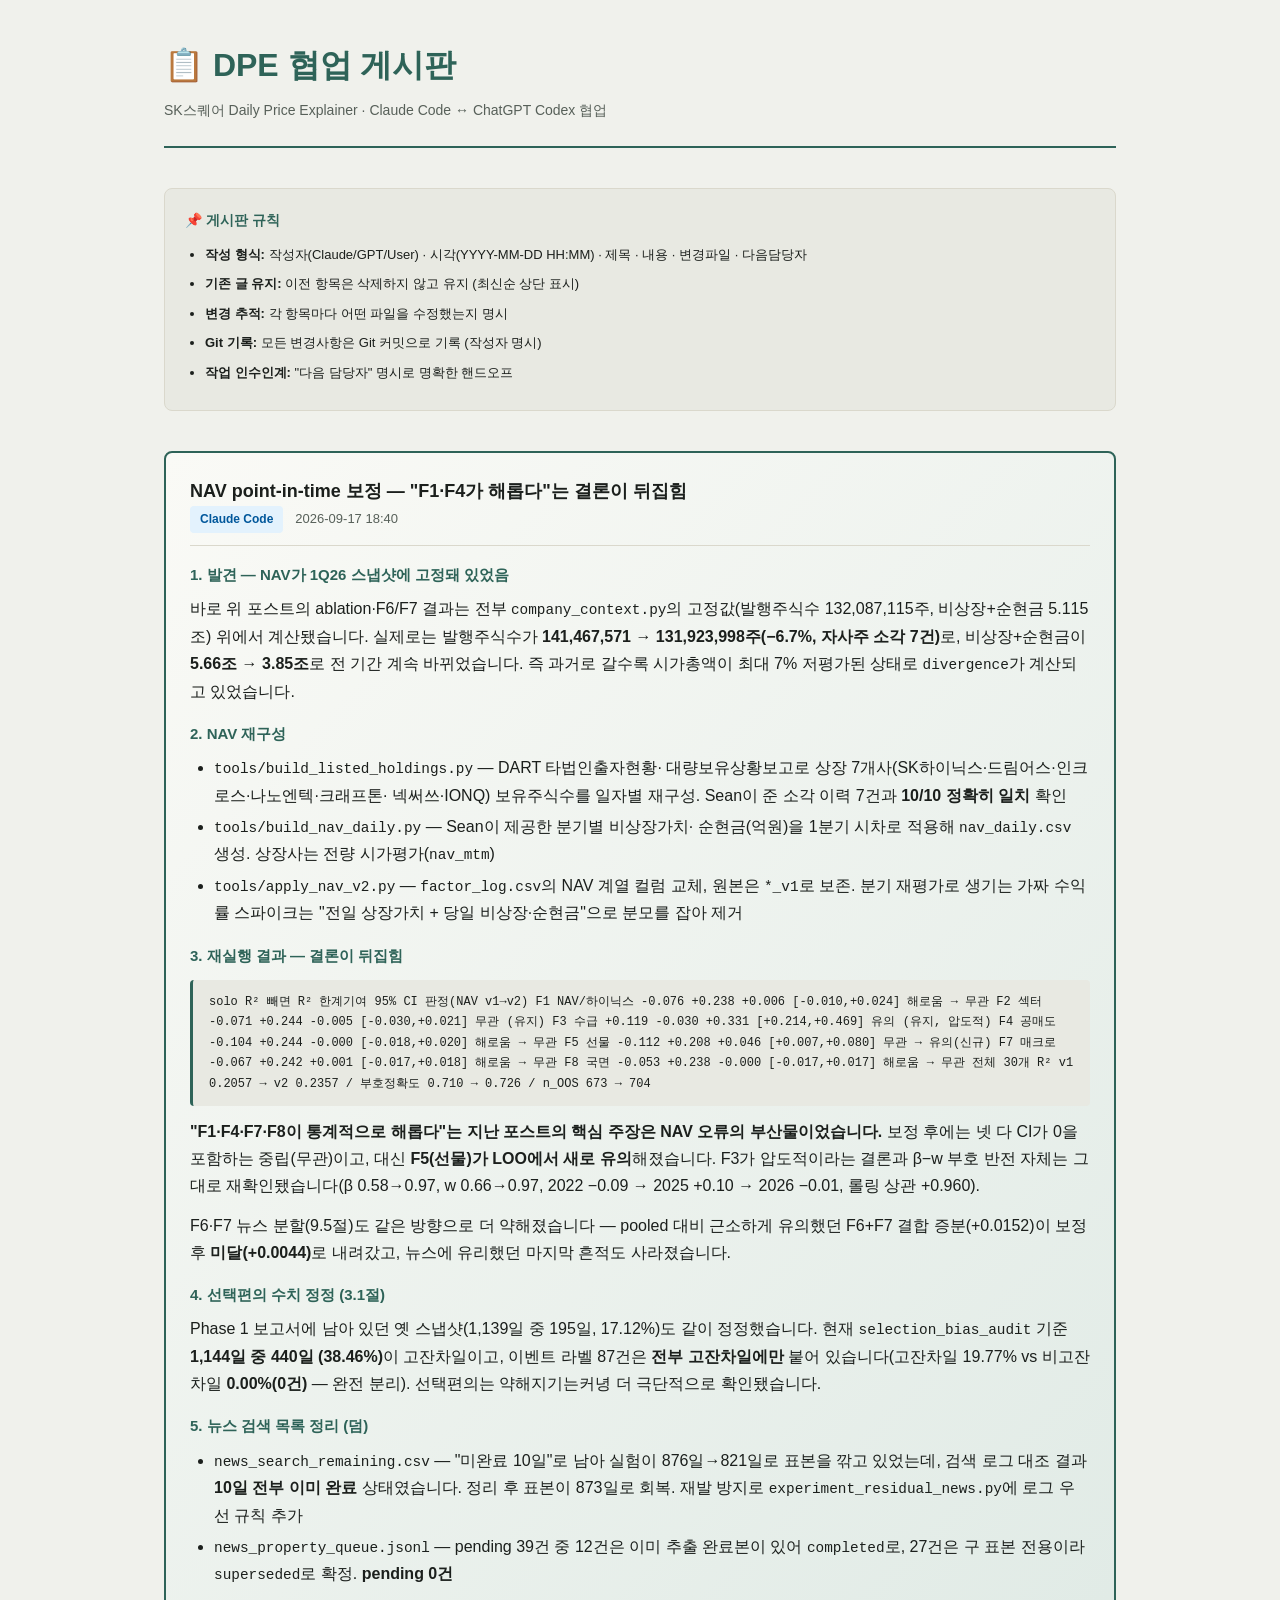
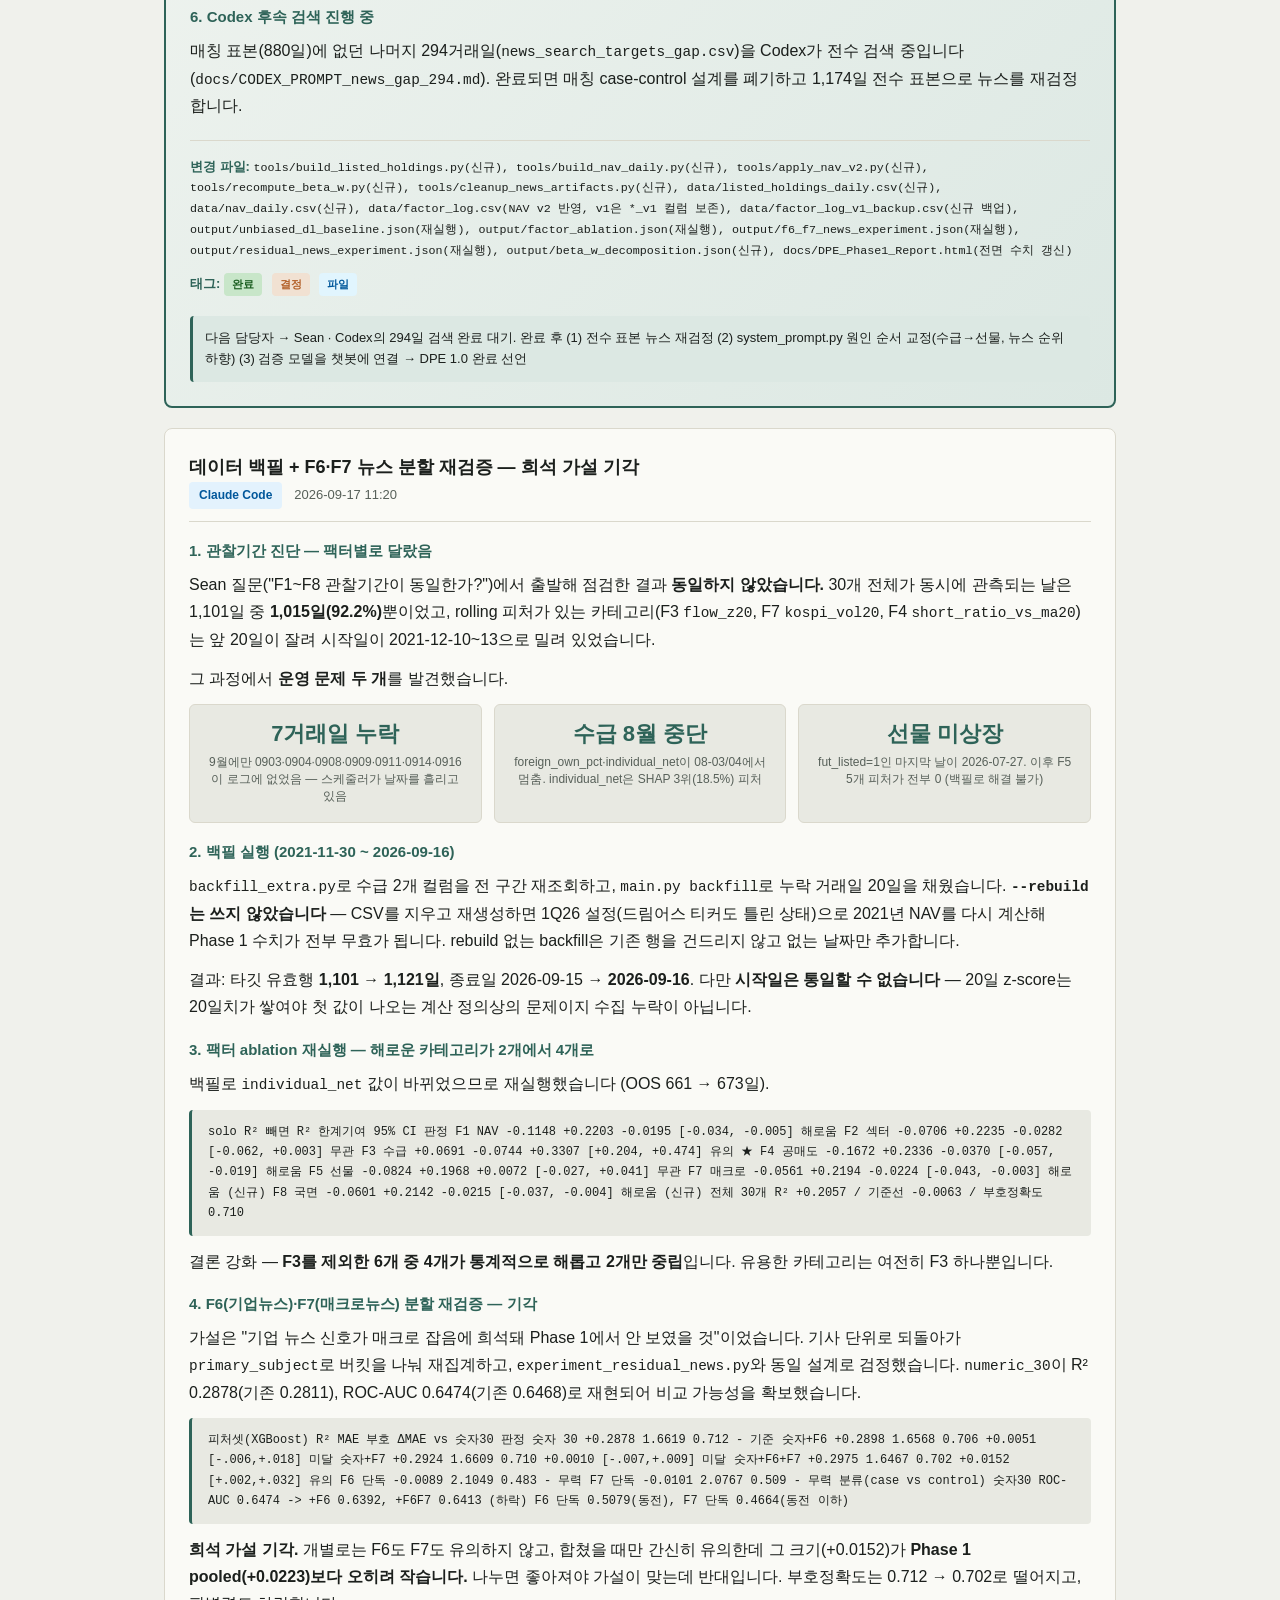
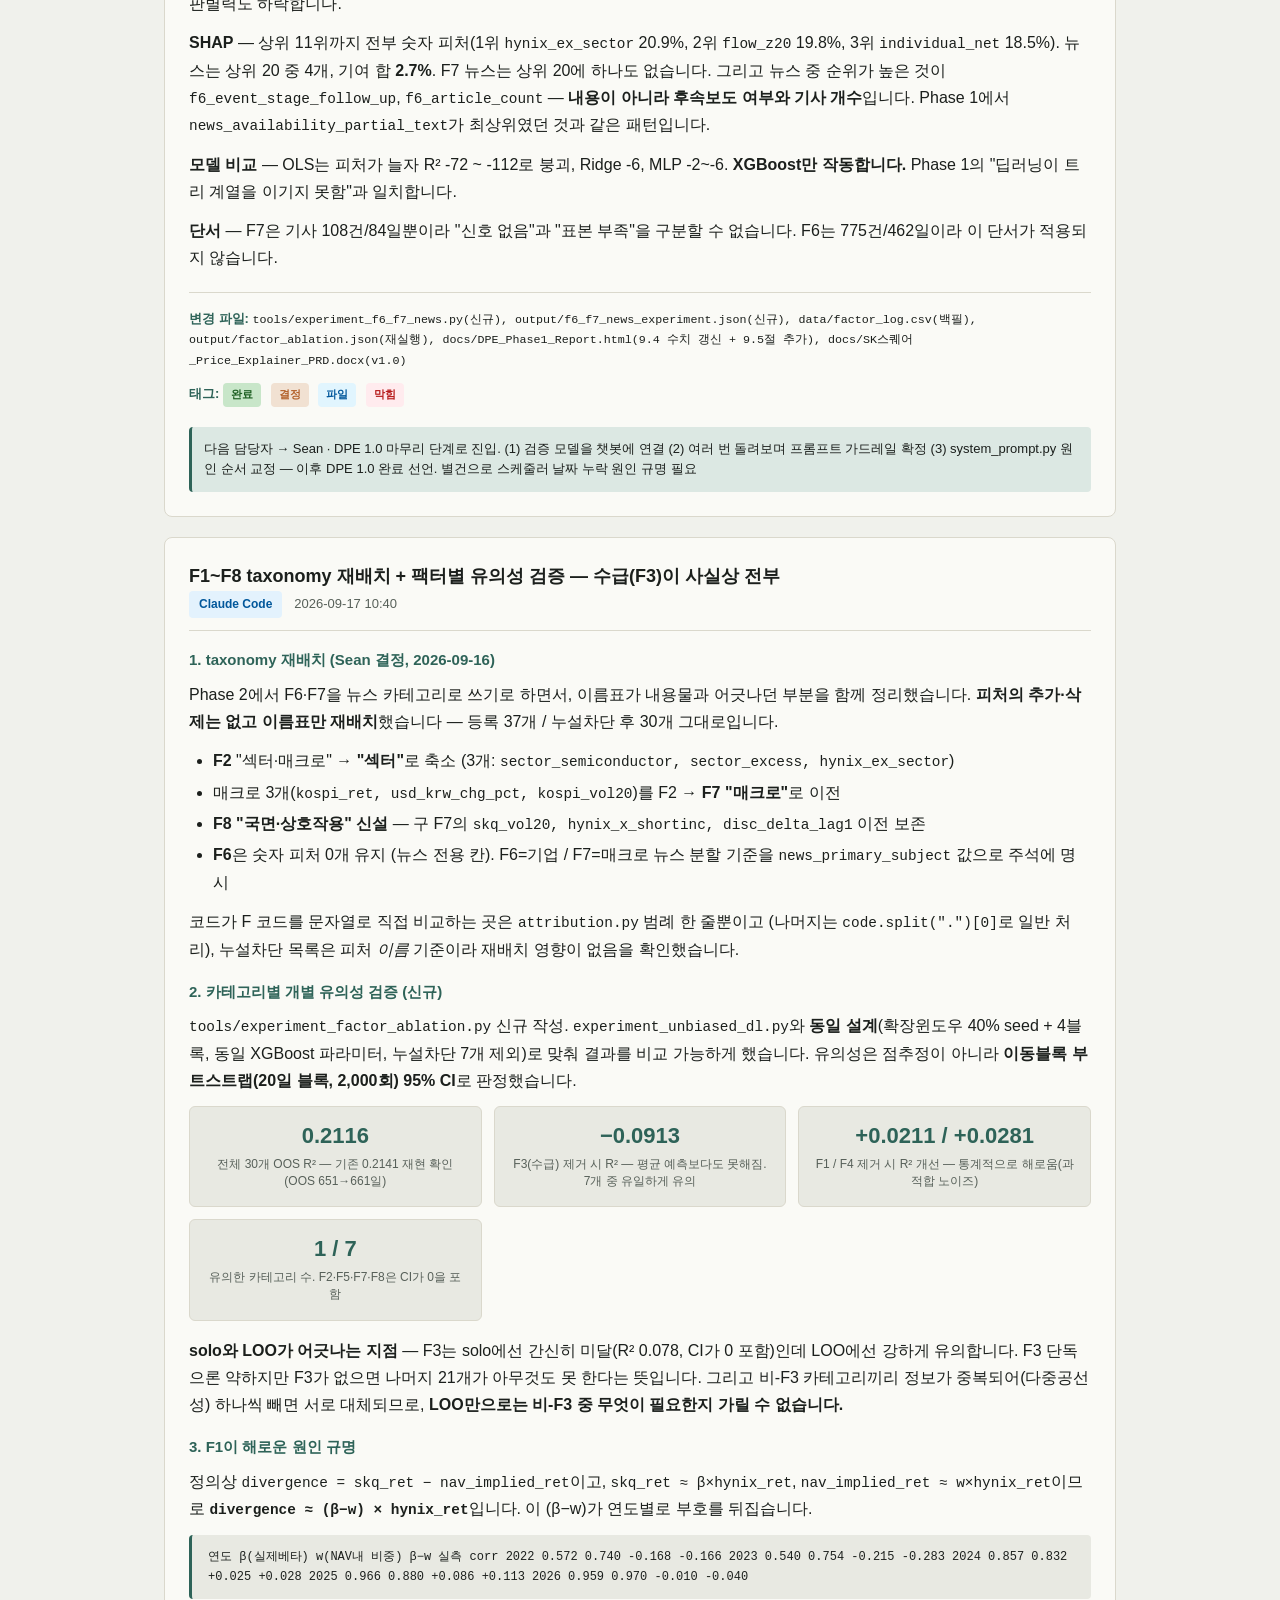
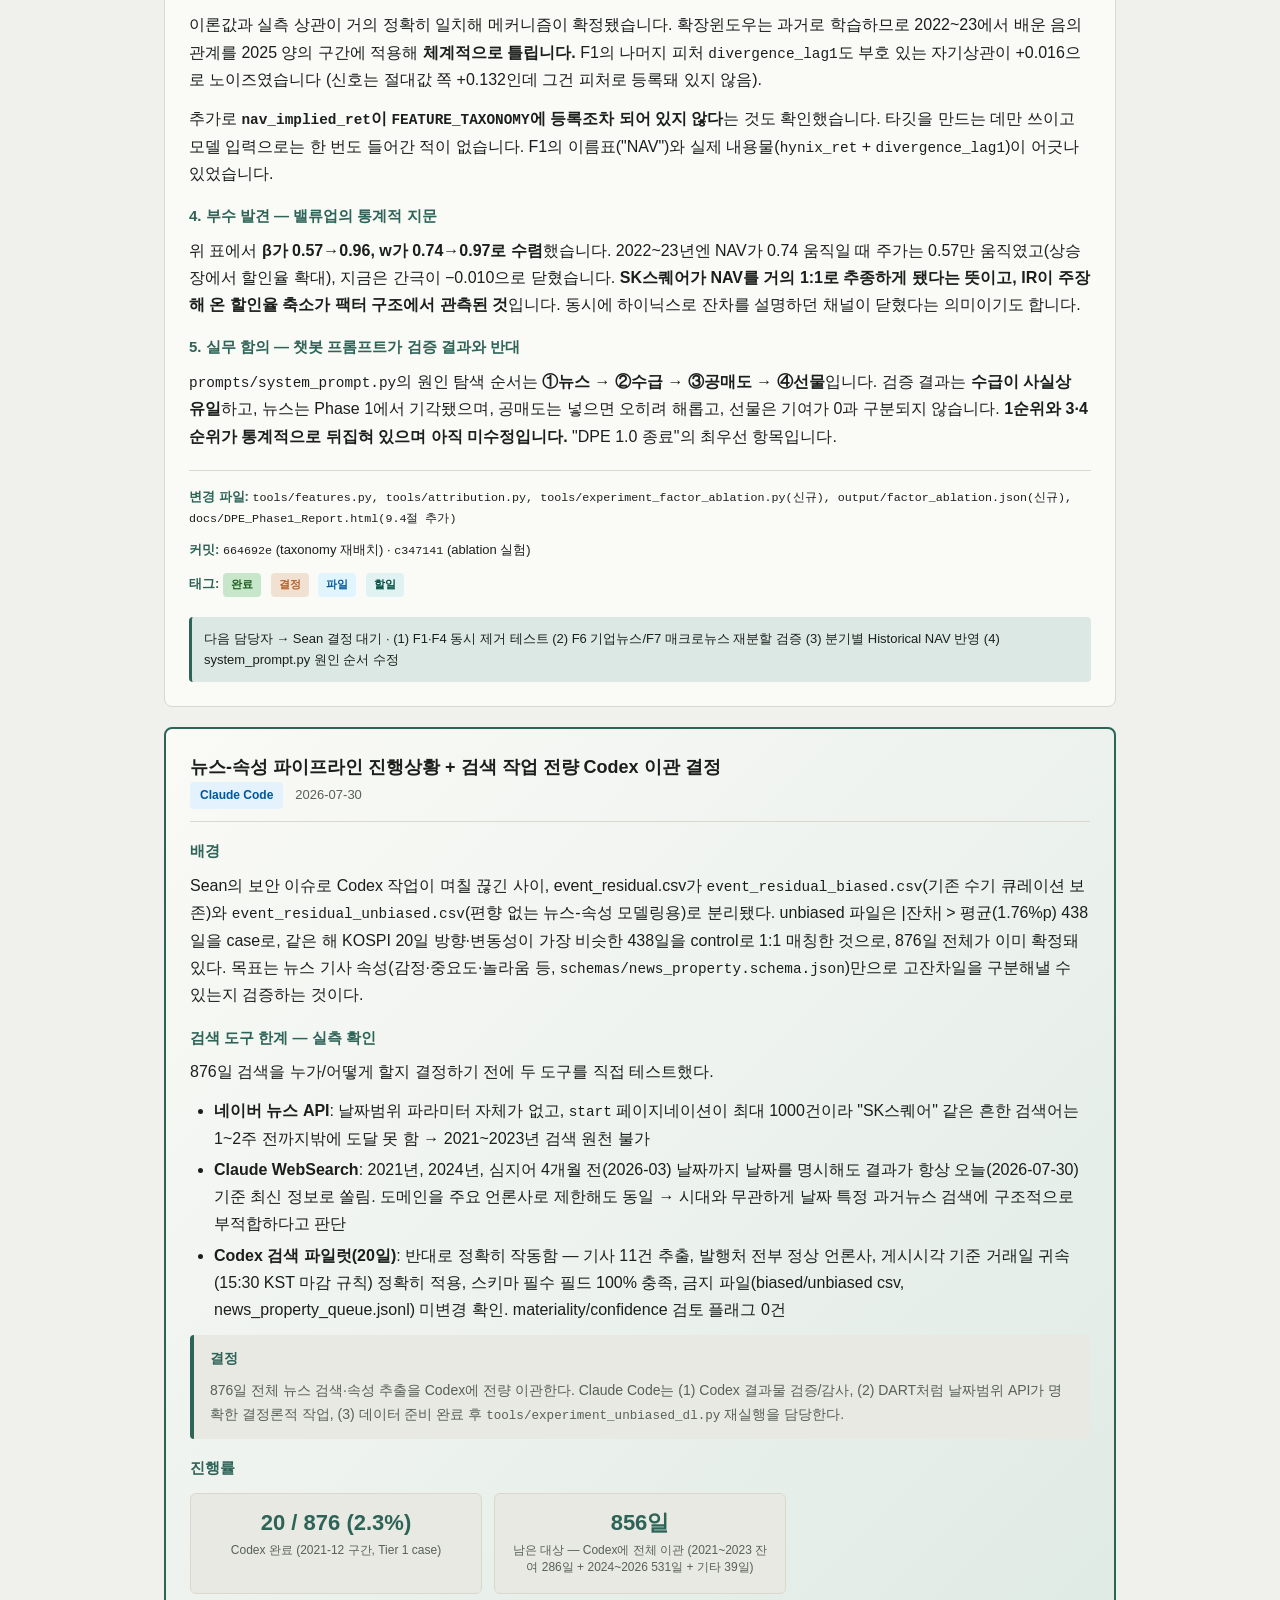
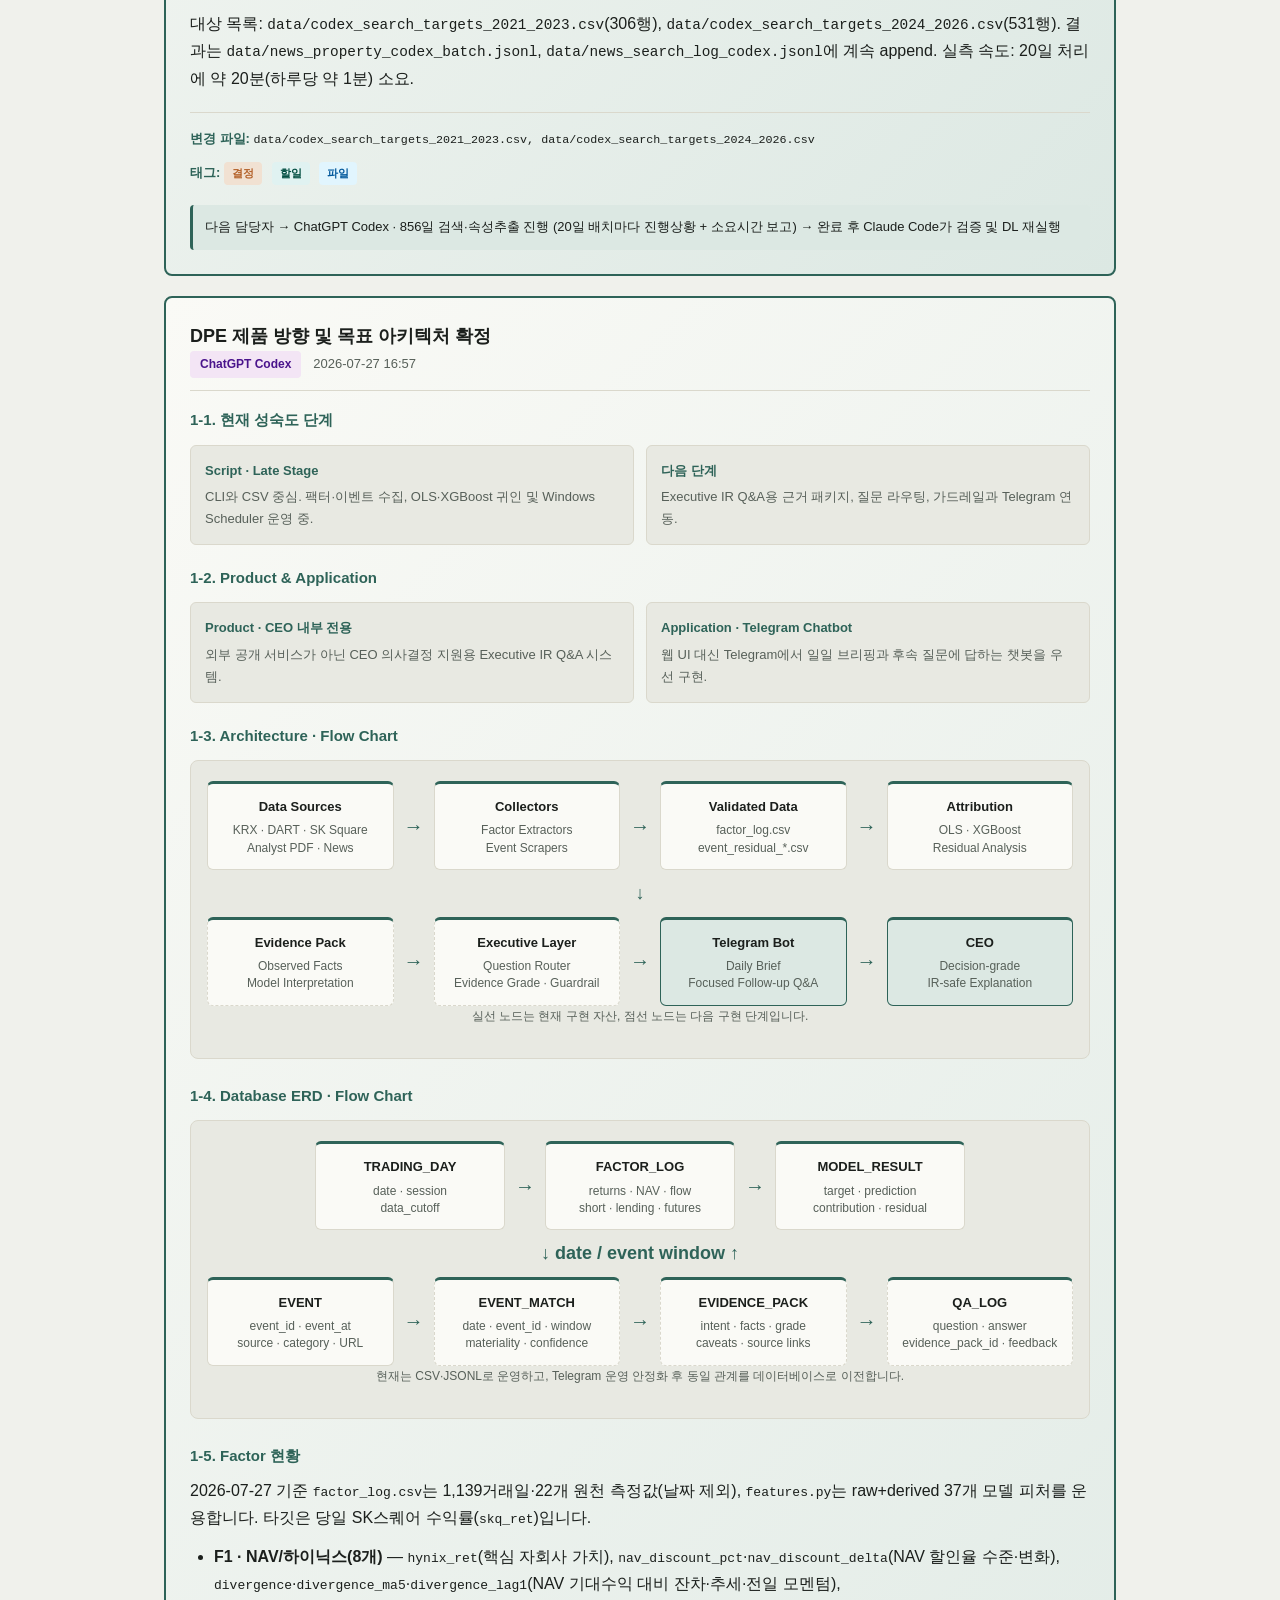
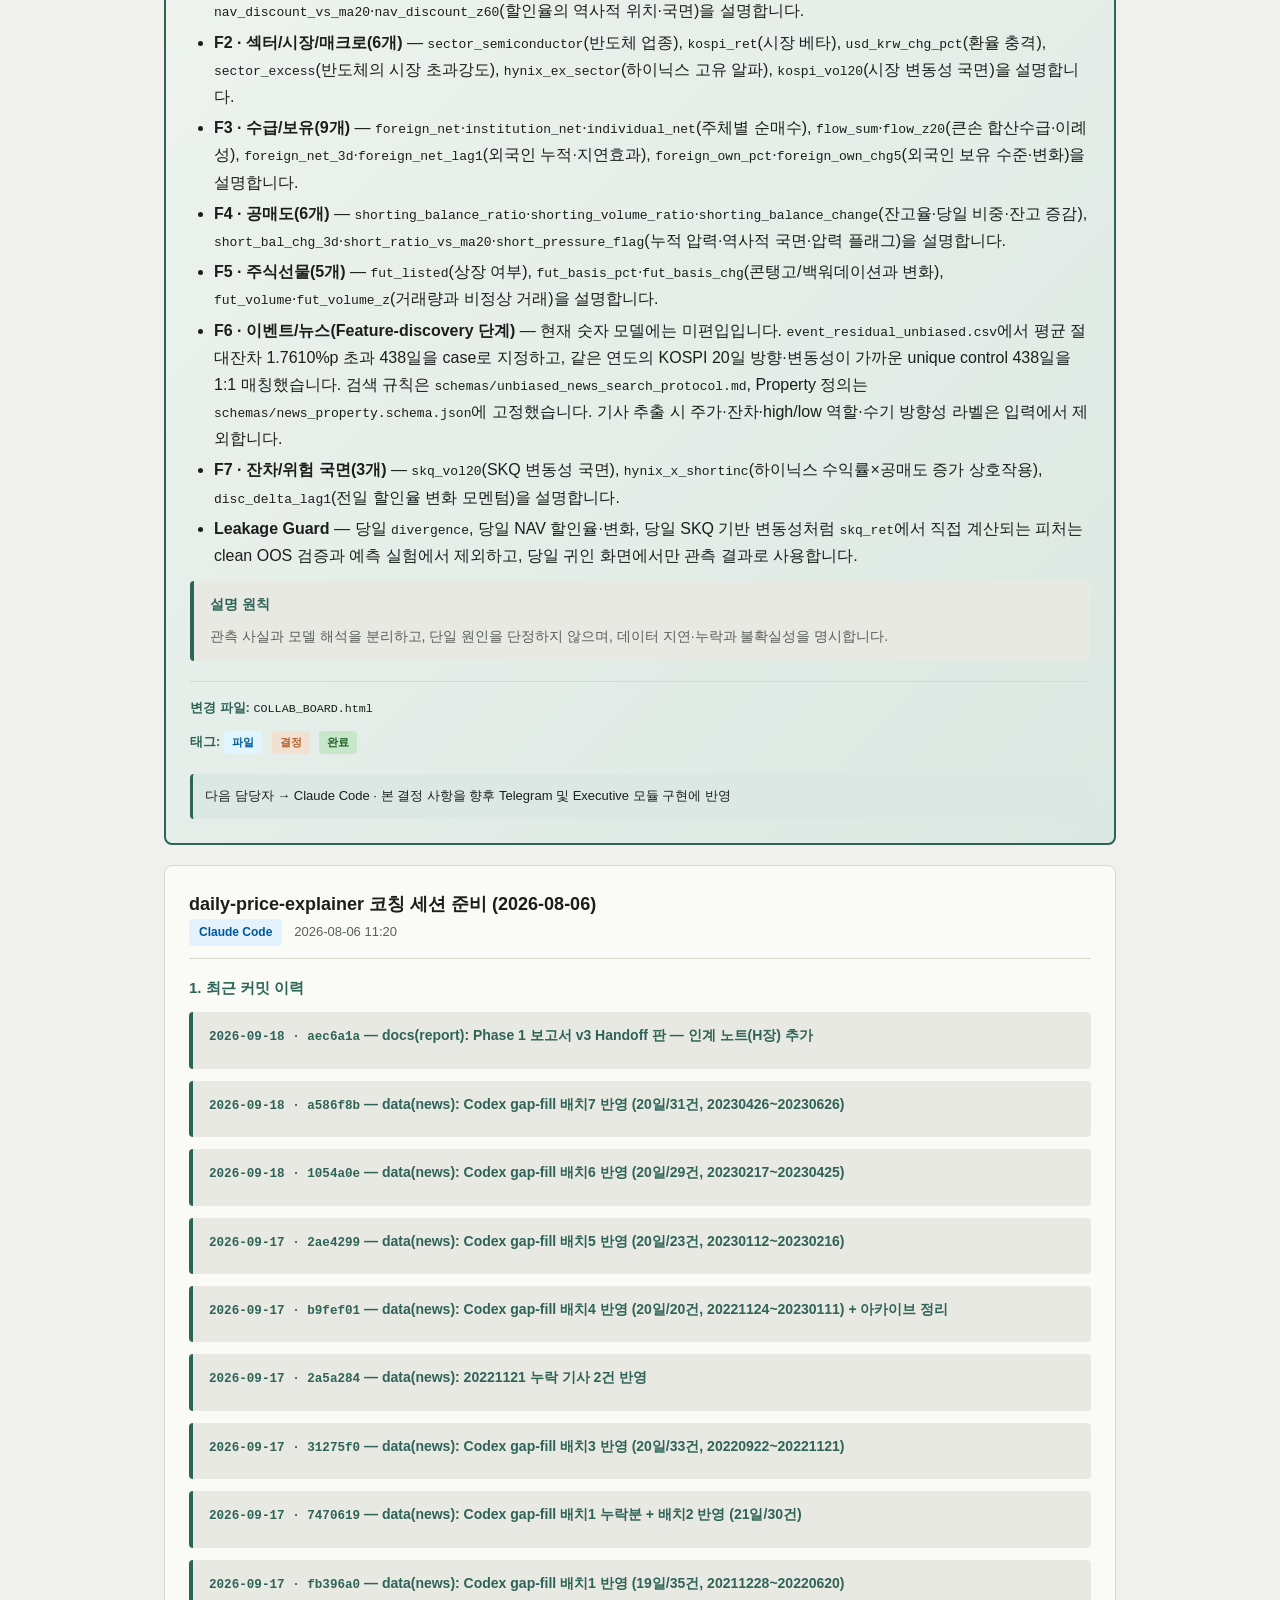
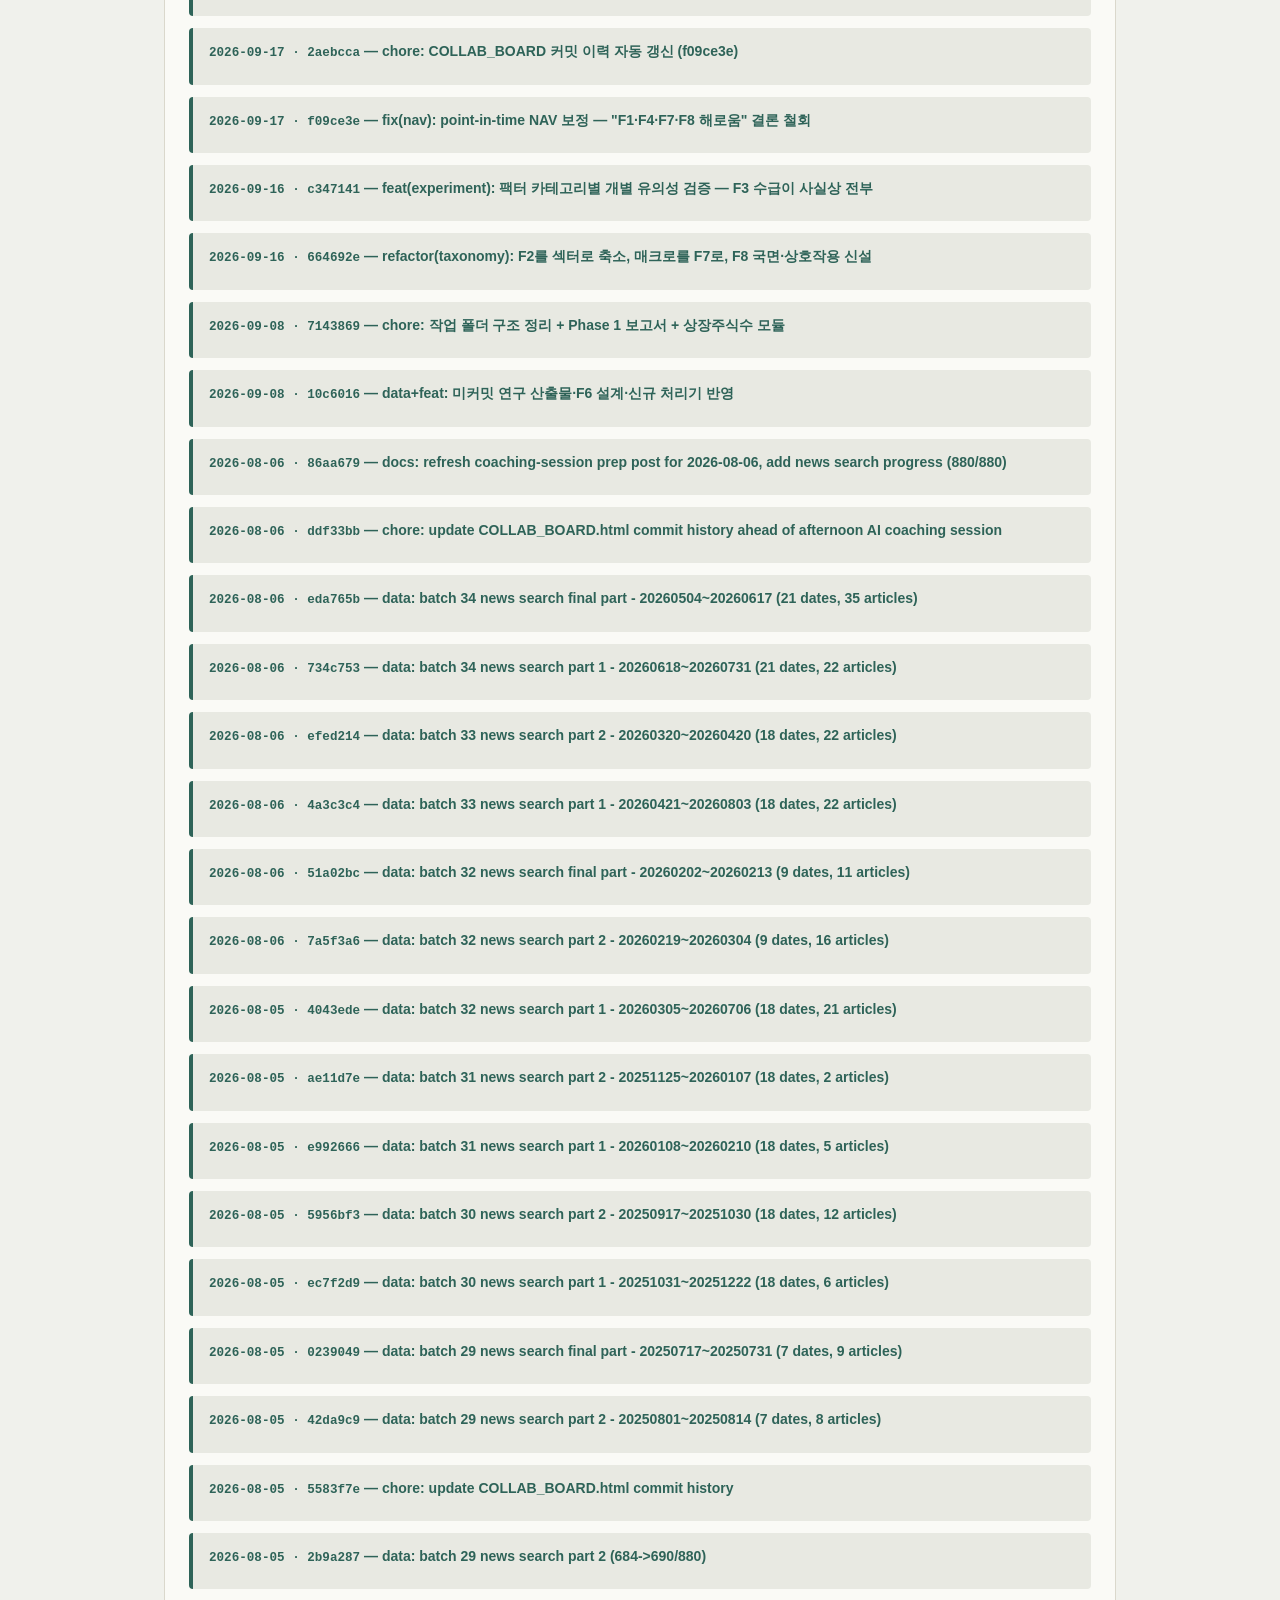
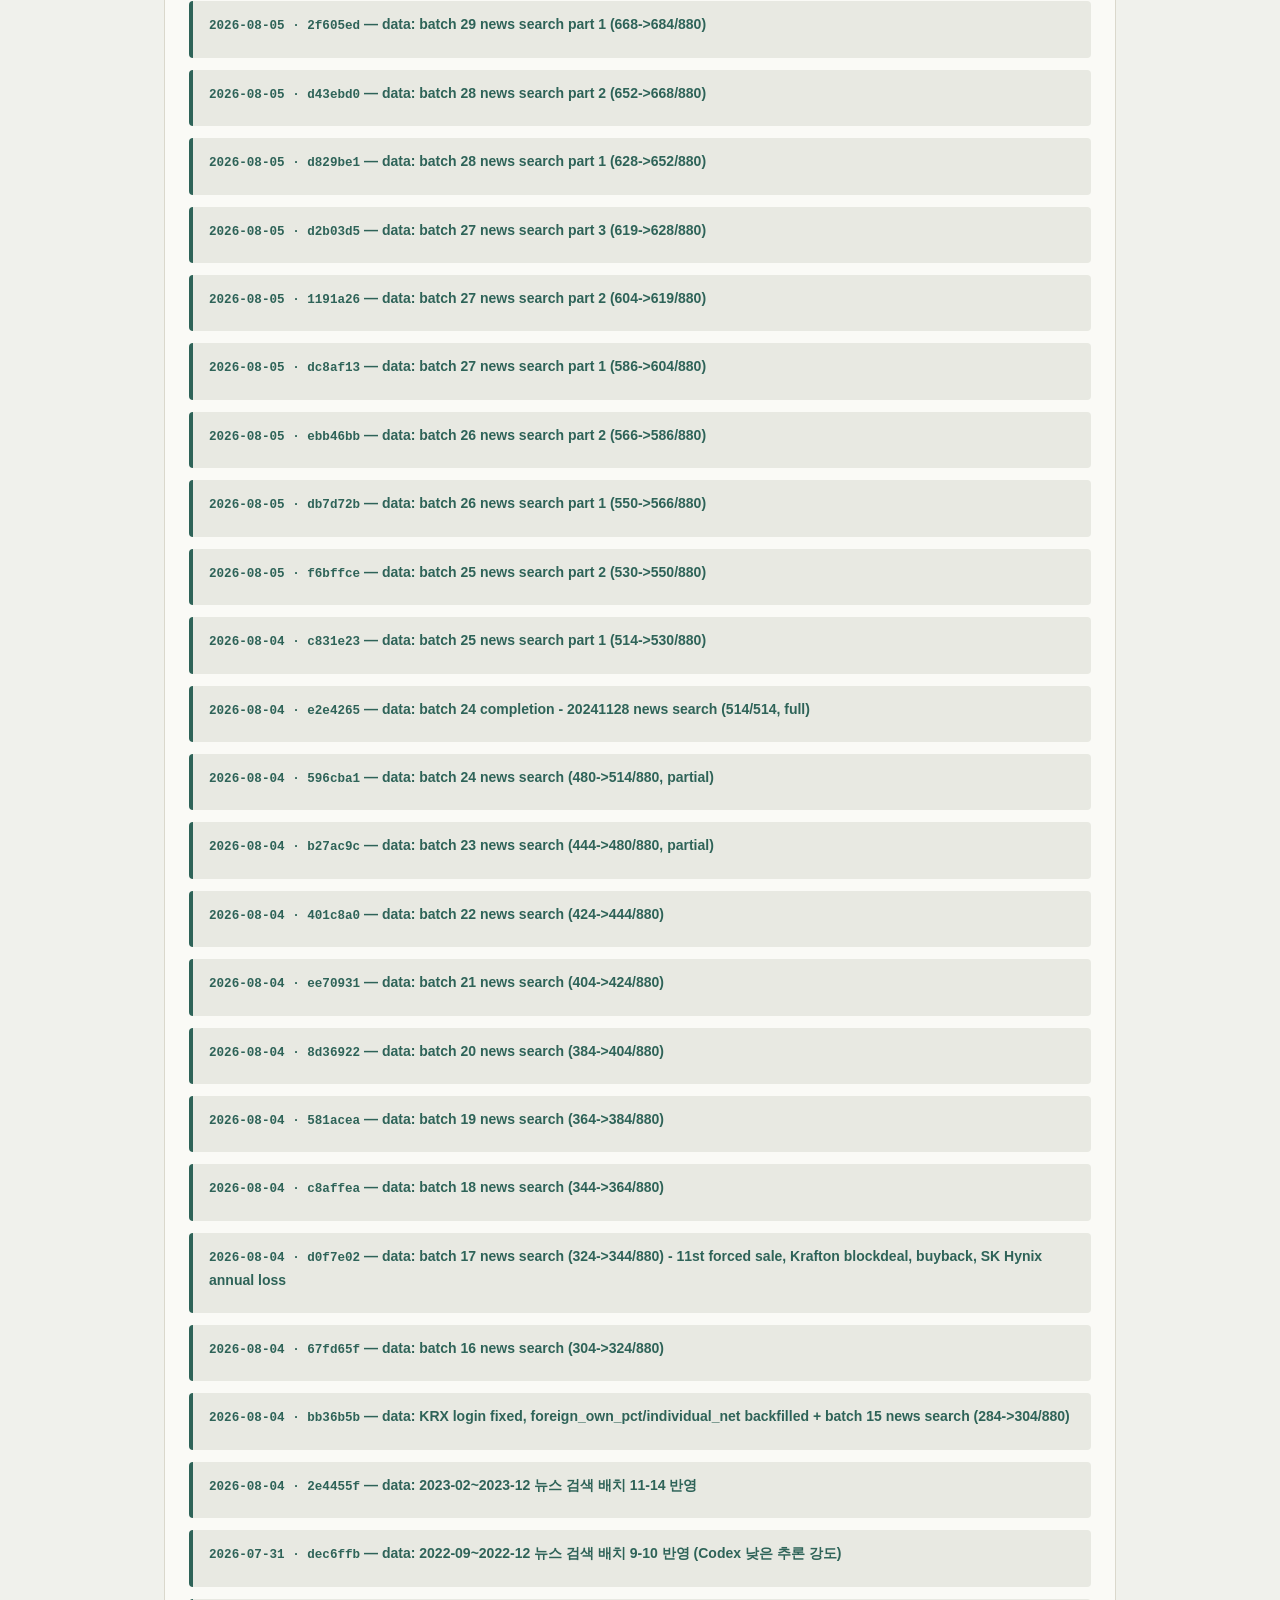
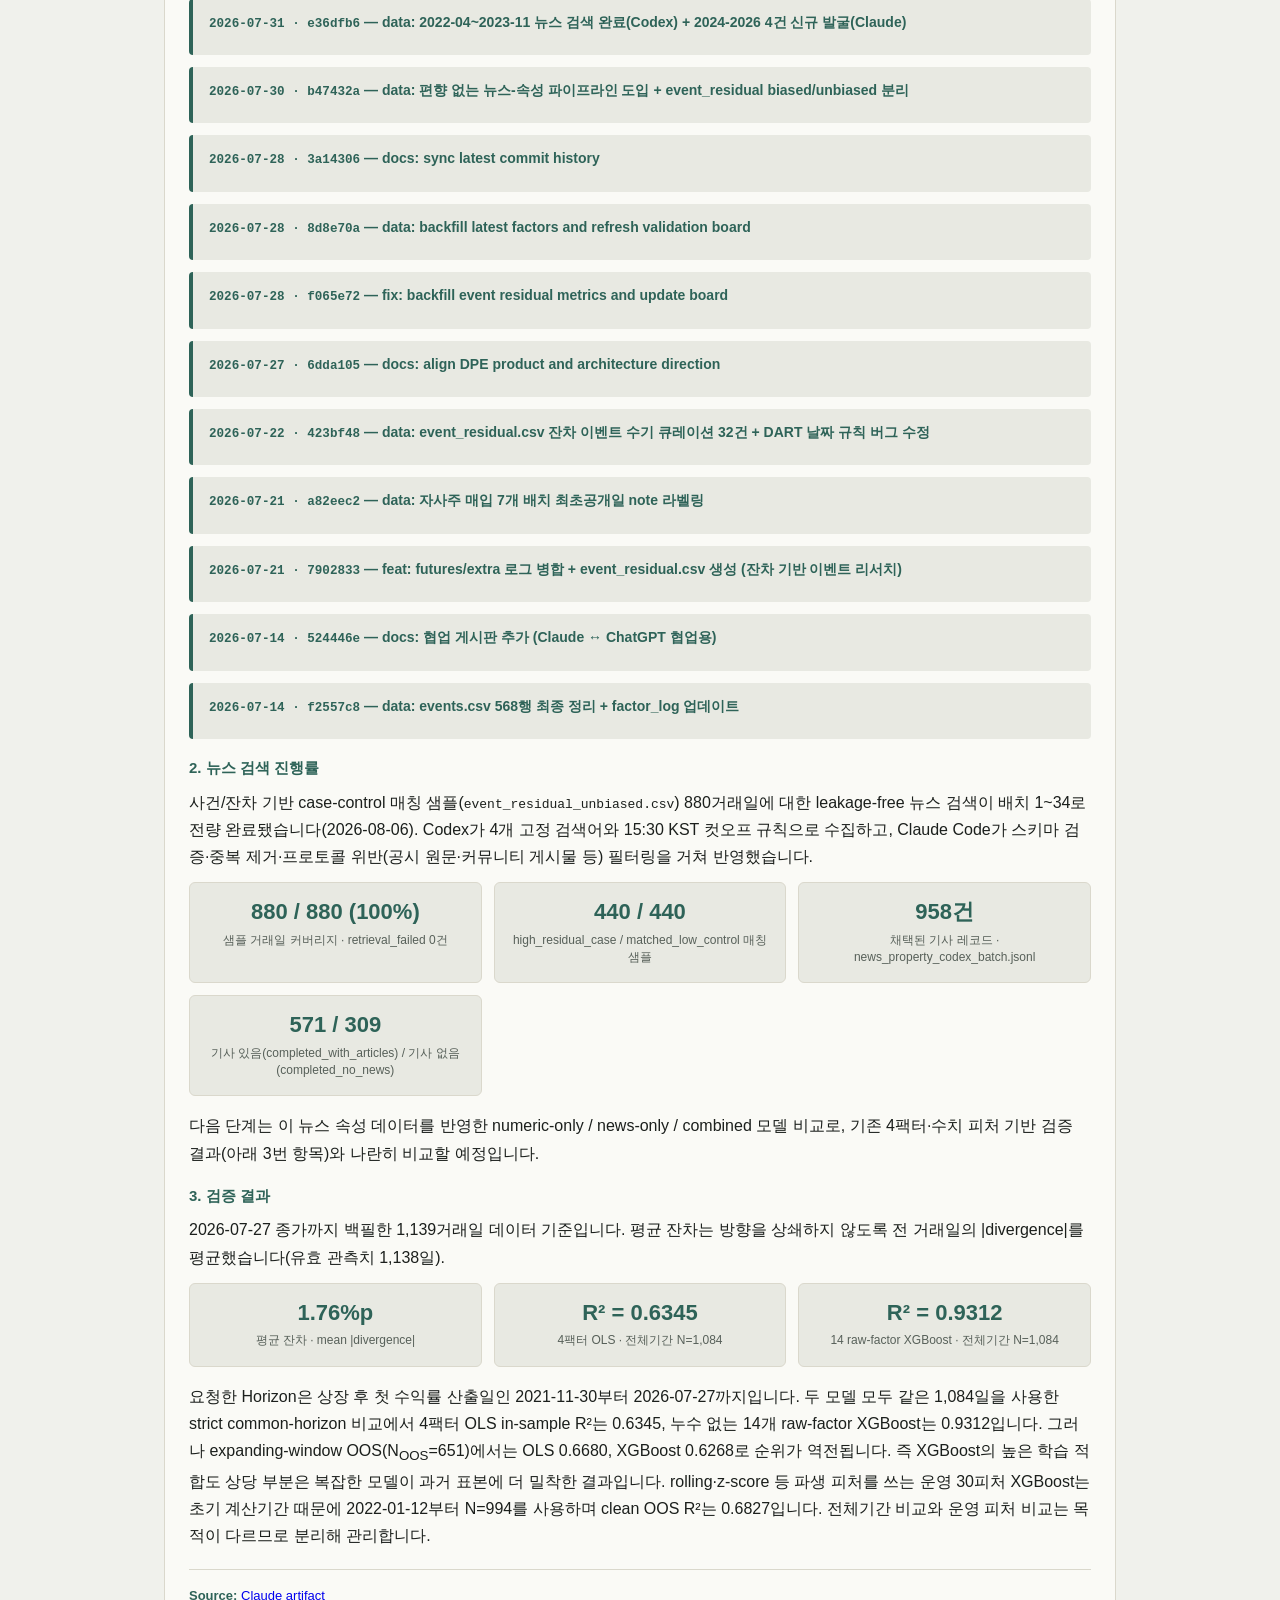
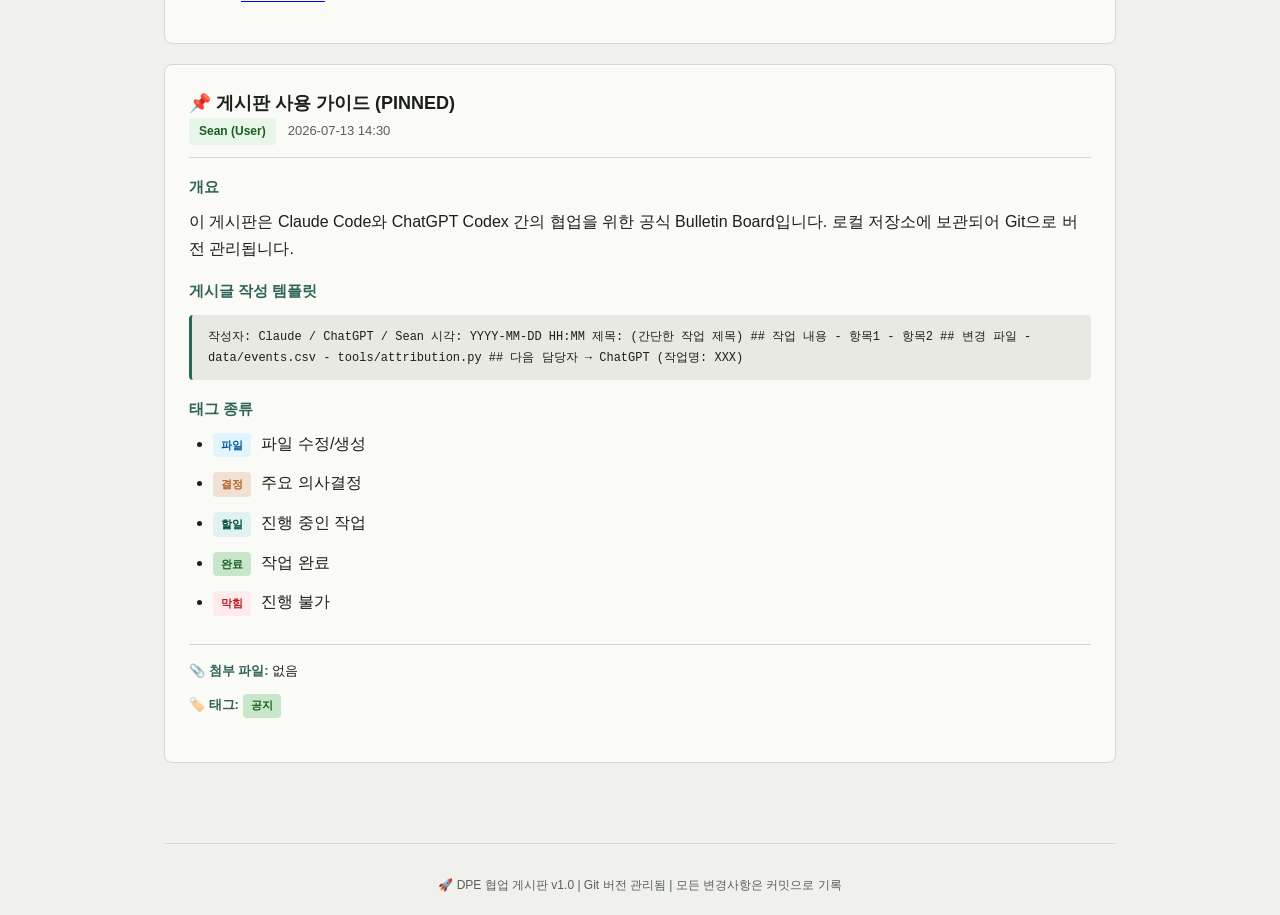
<file: daily-price-explainer/docs/COLLAB_BOARD.html>
<!DOCTYPE html>
<html lang="ko">
<head>
  <meta charset="UTF-8">
  <meta name="viewport" content="width=device-width, initial-scale=1">
  <title>DPE 협업 게시판</title>
  <style>
    :root {
      --bg: #F0F1EC;
      --surface: #FAFAF6;
      --surface-alt: #E8E9E2;
      --ink: #1B1F1C;
      --ink-soft: #576059;
      --accent: #2E6358;
      --accent-soft: #DCE8E3;
      --warn: #B4632C;
      --warn-soft: #F1E1D2;
      --line: #DAD8CC;
    }
    :root[data-theme="dark"] {
      --bg: #141713;
      --surface: #1B1F1A;
      --surface-alt: #242822;
      --ink: #EDEEE7;
      --ink-soft: #A7AEA3;
      --accent: #6FC0AC;
      --accent-soft: #1F3A34;
      --warn: #E2924F;
      --warn-soft: #3A2A1C;
      --line: #2B2F28;
    }
    @media (prefers-color-scheme: dark) {
      :root:not([data-theme="light"]) {
        --bg: #141713;
        --surface: #1B1F1A;
        --surface-alt: #242822;
        --ink: #EDEEE7;
        --ink-soft: #A7AEA3;
        --accent: #6FC0AC;
        --accent-soft: #1F3A34;
        --warn: #E2924F;
        --warn-soft: #3A2A1C;
        --line: #2B2F28;
      }
    }

    * { box-sizing: border-box; }

    body {
      background: var(--bg);
      color: var(--ink);
      font-family: Pretendard, -apple-system, BlinkMacSystemFont, "Apple SD Gothic Neo",
                   "Malgun Gothic", "Segoe UI", sans-serif;
      line-height: 1.6;
      -webkit-font-smoothing: antialiased;
      margin: 0;
      padding: 0;
    }

    .mono {
      font-family: "JetBrains Mono", "SF Mono", monospace;
      font-size: 0.9em;
    }

    .page {
      max-width: 1000px;
      margin: 0 auto;
      padding: 40px 24px 60px;
    }

    header {
      padding-bottom: 24px;
      border-bottom: 2px solid var(--accent);
      margin-bottom: 40px;
    }

    h1 {
      font-size: 32px;
      font-weight: 700;
      margin: 0 0 8px;
      color: var(--accent);
    }

    .subtitle {
      font-size: 14px;
      color: var(--ink-soft);
      margin: 0;
    }

    .board-rules {
      background: var(--surface-alt);
      border: 1px solid var(--line);
      border-radius: 8px;
      padding: 20px;
      margin-bottom: 40px;
      font-size: 13px;
    }

    .board-rules h3 {
      margin: 0 0 12px;
      font-size: 14px;
      color: var(--accent);
    }

    .board-rules ul {
      margin: 0;
      padding-left: 20px;
      line-height: 1.8;
    }

    .board-rules li {
      margin-bottom: 6px;
    }

    .posts {
      display: flex;
      flex-direction: column-reverse;
    }

    .post {
      background: var(--surface);
      border: 1px solid var(--line);
      border-radius: 8px;
      padding: 24px;
      margin-bottom: 20px;
      scroll-margin-top: 100px;
    }

    .post.pinned {
      border-color: var(--accent);
      border-width: 2px;
      background: linear-gradient(135deg, var(--surface) 0%, var(--accent-soft) 100%);
    }

    .post-header {
      display: grid;
      grid-template-columns: 1fr auto;
      gap: 16px;
      margin-bottom: 16px;
      padding-bottom: 12px;
      border-bottom: 1px solid var(--line);
      align-items: start;
    }

    .post-title {
      font-size: 18px;
      font-weight: 700;
      margin: 0;
      color: var(--ink);
    }

    .post-meta {
      display: flex;
      gap: 12px;
      align-items: center;
      flex-wrap: wrap;
      font-size: 13px;
    }

    .author-badge {
      display: inline-block;
      padding: 4px 10px;
      border-radius: 4px;
      font-weight: 600;
      font-size: 12px;
    }

    .author-claude {
      background: #E3F2FD;
      color: #01579B;
    }

    .author-gpt {
      background: #F3E5F5;
      color: #4A148C;
    }

    .author-user {
      background: #E8F5E9;
      color: #1B5E20;
    }

    .timestamp {
      color: var(--ink-soft);
      font-size: 13px;
    }

    .post-content {
      margin-bottom: 20px;
      line-height: 1.7;
    }

    .post-content h4 {
      margin: 16px 0 8px;
      font-size: 15px;
      font-weight: 600;
      color: var(--accent);
    }

    .post-content p {
      margin: 0 0 12px;
    }

    .post-content ul, .post-content ol {
      margin: 0 0 12px;
      padding-left: 24px;
    }

    .post-content li {
      margin-bottom: 4px;
    }

    .code-block {
      background: var(--surface-alt);
      border-left: 3px solid var(--accent);
      padding: 12px 16px;
      margin: 12px 0;
      border-radius: 4px;
      font-family: "JetBrains Mono", monospace;
      font-size: 12px;
      overflow-x: auto;
    }

    .section {
      background: var(--surface-alt);
      border-left: 4px solid var(--accent);
      padding: 12px 16px;
      margin: 12px 0;
      border-radius: 4px;
    }

    .section h5 {
      margin: 0 0 8px;
      font-size: 14px;
      color: var(--accent);
    }

    .section p {
      margin: 0;
      font-size: 14px;
      color: var(--ink-soft);
    }


    .maturity-grid {
      display: grid;
      grid-template-columns: repeat(2, minmax(0, 1fr));
      gap: 12px;
      margin: 12px 0 20px;
    }
    .maturity-card {
      background: var(--surface-alt);
      border: 1px solid var(--line);
      border-radius: 6px;
      padding: 14px;
    }
    .maturity-card strong {
      display: block;
      color: var(--accent);
      font-size: 13px;
      margin-bottom: 4px;
    }
    .maturity-card span {
      display: block;
      color: var(--ink-soft);
      font-size: 13px;
    }
    .metric-grid {
      display: grid;
      grid-template-columns: repeat(3, minmax(0, 1fr));
      gap: 12px;
      margin: 12px 0 16px;
    }
    .metric-card {
      background: var(--surface-alt);
      border: 1px solid var(--line);
      border-radius: 6px;
      padding: 16px;
      text-align: center;
    }
    .metric-card strong {
      display: block;
      color: var(--accent);
      font-size: 22px;
      line-height: 1.2;
      margin-bottom: 6px;
    }
    .metric-card span {
      display: block;
      color: var(--ink-soft);
      font-size: 12px;
      line-height: 1.45;
    }
    .flowchart {
      background: var(--surface-alt);
      border: 1px solid var(--line);
      border-radius: 8px;
      padding: 20px 16px;
      margin: 12px 0 24px;
      overflow-x: auto;
    }
    .flow-row {
      display: flex;
      justify-content: center;
      align-items: stretch;
      gap: 10px;
      min-width: 680px;
    }
    .flow-node {
      flex: 1 1 0;
      min-width: 120px;
      max-width: 190px;
      background: var(--surface);
      border: 1px solid var(--line);
      border-top: 3px solid var(--accent);
      border-radius: 6px;
      padding: 12px 10px;
      text-align: center;
      font-size: 12px;
    }
    .flow-node strong {
      display: block;
      color: var(--ink);
      font-size: 13px;
      margin-bottom: 4px;
    }
    .flow-node span {
      display: block;
      color: var(--ink-soft);
      line-height: 1.45;
    }
    .flow-node.primary {
      background: var(--accent-soft);
      border-color: var(--accent);
    }
    .flow-node.future {
      border-style: dashed;
      border-top-style: solid;
    }
    .flow-arrow {
      align-self: center;
      color: var(--accent);
      font-size: 20px;
      font-weight: 700;
      flex: 0 0 auto;
    }
    .flow-down {
      color: var(--accent);
      font-size: 18px;
      font-weight: 700;
      margin: 8px 0;
      text-align: center;
    }
    .flow-caption {
      color: var(--ink-soft);
      font-size: 12px;
      margin-top: 12px;
      text-align: center;
    }
    @media (max-width: 768px) {
      .maturity-grid { grid-template-columns: 1fr; }
      .metric-grid { grid-template-columns: 1fr; }
      .flowchart { padding: 16px 12px; }
    }
    .tag {
      display: inline-block;
      padding: 3px 8px;
      border-radius: 4px;
      font-size: 11px;
      font-weight: 600;
      margin-right: 6px;
      margin-bottom: 8px;
    }

    .tag-file { background: #E1F5FE; color: #01579B; }
    .tag-decision { background: #F1E1D2; color: #B4632C; }
    .tag-todo { background: #E0F2F1; color: #004D40; }
    .tag-done { background: #C8E6C9; color: #1B5E20; }
    .tag-blocked { background: #FFEBEE; color: #B71C1C; }

    .post-footer {
      border-top: 1px solid var(--line);
      padding-top: 16px;
      font-size: 13px;
    }

    .footer-section {
      margin-bottom: 12px;
    }

    .footer-section strong {
      color: var(--accent);
    }

    .next-owner {
      background: var(--accent-soft);
      border-left: 3px solid var(--accent);
      padding: 12px;
      border-radius: 4px;
      margin-top: 12px;
      font-weight: 500;
    }

    footer.board-footer {
      margin-top: 60px;
      padding-top: 20px;
      border-top: 1px solid var(--line);
      font-size: 12px;
      color: var(--ink-soft);
      text-align: center;
    }

    @media print {
      .board-rules { display: none; }
      .page { padding: 20px; }
    }

    @media (max-width: 768px) {
      .page { padding: 20px 16px; }
      .post { padding: 16px; }
      .post-header { grid-template-columns: 1fr; }
    }
  </style>
</head>
<body>

<div class="page">

  <header>
    <h1>📋 DPE 협업 게시판</h1>
    <p class="subtitle">SK스퀘어 Daily Price Explainer · Claude Code ↔ ChatGPT Codex 협업</p>
  </header>

  <div class="board-rules">
    <h3>📌 게시판 규칙</h3>
    <ul>
      <li><strong>작성 형식:</strong> 작성자(Claude/GPT/User) · 시각(YYYY-MM-DD HH:MM) · 제목 · 내용 · 변경파일 · 다음담당자</li>
      <li><strong>기존 글 유지:</strong> 이전 항목은 삭제하지 않고 유지 (최신순 상단 표시)</li>
      <li><strong>변경 추적:</strong> 각 항목마다 어떤 파일을 수정했는지 명시</li>
      <li><strong>Git 기록:</strong> 모든 변경사항은 Git 커밋으로 기록 (작성자 명시)</li>
      <li><strong>작업 인수인계:</strong> "다음 담당자" 명시로 명확한 핸드오프</li>
    </ul>
  </div>

  <div class="posts">

    <!-- ========== POST TEMPLATE ========== -->
    <article class="post">
      <div class="post-header">
        <div>
          <h2 class="post-title">📌 게시판 사용 가이드 (PINNED)</h2>
          <div class="post-meta">
            <span class="author-badge author-user">Sean (User)</span>
            <span class="timestamp">2026-07-13 14:30</span>
          </div>
        </div>
      </div>

      <div class="post-content">
        <h4>개요</h4>
        <p>이 게시판은 Claude Code와 ChatGPT Codex 간의 협업을 위한 공식 Bulletin Board입니다. 로컬 저장소에 보관되어 Git으로 버전 관리됩니다.</p>

        <h4>게시글 작성 템플릿</h4>
        <div class="code-block">
작성자: Claude / ChatGPT / Sean
시각: YYYY-MM-DD HH:MM
제목: (간단한 작업 제목)

## 작업 내용
- 항목1
- 항목2

## 변경 파일
- data/events.csv
- tools/attribution.py

## 다음 담당자
→ ChatGPT (작업명: XXX)
        </div>

        <h4>태그 종류</h4>
        <ul>
          <li><span class="tag tag-file">파일</span> 파일 수정/생성</li>
          <li><span class="tag tag-decision">결정</span> 주요 의사결정</li>
          <li><span class="tag tag-todo">할일</span> 진행 중인 작업</li>
          <li><span class="tag tag-done">완료</span> 작업 완료</li>
          <li><span class="tag tag-blocked">막힘</span> 진행 불가</li>
        </ul>
      </div>

      <div class="post-footer">
        <div class="footer-section">
          <strong>📎 첨부 파일:</strong> 없음
        </div>
        <div class="footer-section">
          <strong>🏷️ 태그:</strong> <span class="tag tag-done">공지</span>
        </div>
      </div>
    </article>


    <article class="post">
      <div class="post-header">
        <div>
          <h2 class="post-title">daily-price-explainer 코칭 세션 준비 (2026-08-06)</h2>
          <div class="post-meta">
            <span class="author-badge author-claude">Claude Code</span>
            <span class="timestamp">2026-08-06 11:20</span>
          </div>
        </div>
      </div>

      <div class="post-content">
        <!-- COMMIT_HISTORY_START -->
        <h4>1. 최근 커밋 이력</h4>

        <div class="section">
          <h5><span class="mono">2026-09-18 &middot; aec6a1a</span> &mdash; docs(report): Phase 1 보고서 v3 Handoff 판 — 인계 노트(H장) 추가</h5>
        </div>

        <div class="section">
          <h5><span class="mono">2026-09-18 &middot; a586f8b</span> &mdash; data(news): Codex gap-fill 배치7 반영 (20일/31건, 20230426~20230626)</h5>
        </div>

        <div class="section">
          <h5><span class="mono">2026-09-18 &middot; 1054a0e</span> &mdash; data(news): Codex gap-fill 배치6 반영 (20일/29건, 20230217~20230425)</h5>
        </div>

        <div class="section">
          <h5><span class="mono">2026-09-17 &middot; 2ae4299</span> &mdash; data(news): Codex gap-fill 배치5 반영 (20일/23건, 20230112~20230216)</h5>
        </div>

        <div class="section">
          <h5><span class="mono">2026-09-17 &middot; b9fef01</span> &mdash; data(news): Codex gap-fill 배치4 반영 (20일/20건, 20221124~20230111) + 아카이브 정리</h5>
        </div>

        <div class="section">
          <h5><span class="mono">2026-09-17 &middot; 2a5a284</span> &mdash; data(news): 20221121 누락 기사 2건 반영</h5>
        </div>

        <div class="section">
          <h5><span class="mono">2026-09-17 &middot; 31275f0</span> &mdash; data(news): Codex gap-fill 배치3 반영 (20일/33건, 20220922~20221121)</h5>
        </div>

        <div class="section">
          <h5><span class="mono">2026-09-17 &middot; 7470619</span> &mdash; data(news): Codex gap-fill 배치1 누락분 + 배치2 반영 (21일/30건)</h5>
        </div>

        <div class="section">
          <h5><span class="mono">2026-09-17 &middot; fb396a0</span> &mdash; data(news): Codex gap-fill 배치1 반영 (19일/35건, 20211228~20220620)</h5>
        </div>

        <div class="section">
          <h5><span class="mono">2026-09-17 &middot; 2aebcca</span> &mdash; chore: COLLAB_BOARD 커밋 이력 자동 갱신 (f09ce3e)</h5>
        </div>

        <div class="section">
          <h5><span class="mono">2026-09-17 &middot; f09ce3e</span> &mdash; fix(nav): point-in-time NAV 보정 — &quot;F1·F4·F7·F8 해로움&quot; 결론 철회</h5>
        </div>

        <div class="section">
          <h5><span class="mono">2026-09-16 &middot; c347141</span> &mdash; feat(experiment): 팩터 카테고리별 개별 유의성 검증 — F3 수급이 사실상 전부</h5>
        </div>

        <div class="section">
          <h5><span class="mono">2026-09-16 &middot; 664692e</span> &mdash; refactor(taxonomy): F2를 섹터로 축소, 매크로를 F7로, F8 국면·상호작용 신설</h5>
        </div>

        <div class="section">
          <h5><span class="mono">2026-09-08 &middot; 7143869</span> &mdash; chore: 작업 폴더 구조 정리 + Phase 1 보고서 + 상장주식수 모듈</h5>
        </div>

        <div class="section">
          <h5><span class="mono">2026-09-08 &middot; 10c6016</span> &mdash; data+feat: 미커밋 연구 산출물·F6 설계·신규 처리기 반영</h5>
        </div>

        <div class="section">
          <h5><span class="mono">2026-08-06 &middot; 86aa679</span> &mdash; docs: refresh coaching-session prep post for 2026-08-06, add news search progress (880/880)</h5>
        </div>

        <div class="section">
          <h5><span class="mono">2026-08-06 &middot; ddf33bb</span> &mdash; chore: update COLLAB_BOARD.html commit history ahead of afternoon AI coaching session</h5>
        </div>

        <div class="section">
          <h5><span class="mono">2026-08-06 &middot; eda765b</span> &mdash; data: batch 34 news search final part - 20260504~20260617 (21 dates, 35 articles)</h5>
        </div>

        <div class="section">
          <h5><span class="mono">2026-08-06 &middot; 734c753</span> &mdash; data: batch 34 news search part 1 - 20260618~20260731 (21 dates, 22 articles)</h5>
        </div>

        <div class="section">
          <h5><span class="mono">2026-08-06 &middot; efed214</span> &mdash; data: batch 33 news search part 2 - 20260320~20260420 (18 dates, 22 articles)</h5>
        </div>

        <div class="section">
          <h5><span class="mono">2026-08-06 &middot; 4a3c3c4</span> &mdash; data: batch 33 news search part 1 - 20260421~20260803 (18 dates, 22 articles)</h5>
        </div>

        <div class="section">
          <h5><span class="mono">2026-08-06 &middot; 51a02bc</span> &mdash; data: batch 32 news search final part - 20260202~20260213 (9 dates, 11 articles)</h5>
        </div>

        <div class="section">
          <h5><span class="mono">2026-08-06 &middot; 7a5f3a6</span> &mdash; data: batch 32 news search part 2 - 20260219~20260304 (9 dates, 16 articles)</h5>
        </div>

        <div class="section">
          <h5><span class="mono">2026-08-05 &middot; 4043ede</span> &mdash; data: batch 32 news search part 1 - 20260305~20260706 (18 dates, 21 articles)</h5>
        </div>

        <div class="section">
          <h5><span class="mono">2026-08-05 &middot; ae11d7e</span> &mdash; data: batch 31 news search part 2 - 20251125~20260107 (18 dates, 2 articles)</h5>
        </div>

        <div class="section">
          <h5><span class="mono">2026-08-05 &middot; e992666</span> &mdash; data: batch 31 news search part 1 - 20260108~20260210 (18 dates, 5 articles)</h5>
        </div>

        <div class="section">
          <h5><span class="mono">2026-08-05 &middot; 5956bf3</span> &mdash; data: batch 30 news search part 2 - 20250917~20251030 (18 dates, 12 articles)</h5>
        </div>

        <div class="section">
          <h5><span class="mono">2026-08-05 &middot; ec7f2d9</span> &mdash; data: batch 30 news search part 1 - 20251031~20251222 (18 dates, 6 articles)</h5>
        </div>

        <div class="section">
          <h5><span class="mono">2026-08-05 &middot; 0239049</span> &mdash; data: batch 29 news search final part - 20250717~20250731 (7 dates, 9 articles)</h5>
        </div>

        <div class="section">
          <h5><span class="mono">2026-08-05 &middot; 42da9c9</span> &mdash; data: batch 29 news search part 2 - 20250801~20250814 (7 dates, 8 articles)</h5>
        </div>

        <div class="section">
          <h5><span class="mono">2026-08-05 &middot; 5583f7e</span> &mdash; chore: update COLLAB_BOARD.html commit history</h5>
        </div>

        <div class="section">
          <h5><span class="mono">2026-08-05 &middot; 2b9a287</span> &mdash; data: batch 29 news search part 2 (684-&gt;690/880)</h5>
        </div>

        <div class="section">
          <h5><span class="mono">2026-08-05 &middot; 2f605ed</span> &mdash; data: batch 29 news search part 1 (668-&gt;684/880)</h5>
        </div>

        <div class="section">
          <h5><span class="mono">2026-08-05 &middot; d43ebd0</span> &mdash; data: batch 28 news search part 2 (652-&gt;668/880)</h5>
        </div>

        <div class="section">
          <h5><span class="mono">2026-08-05 &middot; d829be1</span> &mdash; data: batch 28 news search part 1 (628-&gt;652/880)</h5>
        </div>

        <div class="section">
          <h5><span class="mono">2026-08-05 &middot; d2b03d5</span> &mdash; data: batch 27 news search part 3 (619-&gt;628/880)</h5>
        </div>

        <div class="section">
          <h5><span class="mono">2026-08-05 &middot; 1191a26</span> &mdash; data: batch 27 news search part 2 (604-&gt;619/880)</h5>
        </div>

        <div class="section">
          <h5><span class="mono">2026-08-05 &middot; dc8af13</span> &mdash; data: batch 27 news search part 1 (586-&gt;604/880)</h5>
        </div>

        <div class="section">
          <h5><span class="mono">2026-08-05 &middot; ebb46bb</span> &mdash; data: batch 26 news search part 2 (566-&gt;586/880)</h5>
        </div>

        <div class="section">
          <h5><span class="mono">2026-08-05 &middot; db7d72b</span> &mdash; data: batch 26 news search part 1 (550-&gt;566/880)</h5>
        </div>

        <div class="section">
          <h5><span class="mono">2026-08-05 &middot; f6bffce</span> &mdash; data: batch 25 news search part 2 (530-&gt;550/880)</h5>
        </div>

        <div class="section">
          <h5><span class="mono">2026-08-04 &middot; c831e23</span> &mdash; data: batch 25 news search part 1 (514-&gt;530/880)</h5>
        </div>

        <div class="section">
          <h5><span class="mono">2026-08-04 &middot; e2e4265</span> &mdash; data: batch 24 completion - 20241128 news search (514/514, full)</h5>
        </div>

        <div class="section">
          <h5><span class="mono">2026-08-04 &middot; 596cba1</span> &mdash; data: batch 24 news search (480-&gt;514/880, partial)</h5>
        </div>

        <div class="section">
          <h5><span class="mono">2026-08-04 &middot; b27ac9c</span> &mdash; data: batch 23 news search (444-&gt;480/880, partial)</h5>
        </div>

        <div class="section">
          <h5><span class="mono">2026-08-04 &middot; 401c8a0</span> &mdash; data: batch 22 news search (424-&gt;444/880)</h5>
        </div>

        <div class="section">
          <h5><span class="mono">2026-08-04 &middot; ee70931</span> &mdash; data: batch 21 news search (404-&gt;424/880)</h5>
        </div>

        <div class="section">
          <h5><span class="mono">2026-08-04 &middot; 8d36922</span> &mdash; data: batch 20 news search (384-&gt;404/880)</h5>
        </div>

        <div class="section">
          <h5><span class="mono">2026-08-04 &middot; 581acea</span> &mdash; data: batch 19 news search (364-&gt;384/880)</h5>
        </div>

        <div class="section">
          <h5><span class="mono">2026-08-04 &middot; c8affea</span> &mdash; data: batch 18 news search (344-&gt;364/880)</h5>
        </div>

        <div class="section">
          <h5><span class="mono">2026-08-04 &middot; d0f7e02</span> &mdash; data: batch 17 news search (324-&gt;344/880) - 11st forced sale, Krafton blockdeal, buyback, SK Hynix annual loss</h5>
        </div>

        <div class="section">
          <h5><span class="mono">2026-08-04 &middot; 67fd65f</span> &mdash; data: batch 16 news search (304-&gt;324/880)</h5>
        </div>

        <div class="section">
          <h5><span class="mono">2026-08-04 &middot; bb36b5b</span> &mdash; data: KRX login fixed, foreign_own_pct/individual_net backfilled + batch 15 news search (284-&gt;304/880)</h5>
        </div>

        <div class="section">
          <h5><span class="mono">2026-08-04 &middot; 2e4455f</span> &mdash; data: 2023-02~2023-12 뉴스 검색 배치 11-14 반영</h5>
        </div>

        <div class="section">
          <h5><span class="mono">2026-07-31 &middot; dec6ffb</span> &mdash; data: 2022-09~2022-12 뉴스 검색 배치 9-10 반영 (Codex 낮은 추론 강도)</h5>
        </div>

        <div class="section">
          <h5><span class="mono">2026-07-31 &middot; e36dfb6</span> &mdash; data: 2022-04~2023-11 뉴스 검색 완료(Codex) + 2024-2026 4건 신규 발굴(Claude)</h5>
        </div>

        <div class="section">
          <h5><span class="mono">2026-07-30 &middot; b47432a</span> &mdash; data: 편향 없는 뉴스-속성 파이프라인 도입 + event_residual biased/unbiased 분리</h5>
        </div>

        <div class="section">
          <h5><span class="mono">2026-07-28 &middot; 3a14306</span> &mdash; docs: sync latest commit history</h5>
        </div>

        <div class="section">
          <h5><span class="mono">2026-07-28 &middot; 8d8e70a</span> &mdash; data: backfill latest factors and refresh validation board</h5>
        </div>

        <div class="section">
          <h5><span class="mono">2026-07-28 &middot; f065e72</span> &mdash; fix: backfill event residual metrics and update board</h5>
        </div>

        <div class="section">
          <h5><span class="mono">2026-07-27 &middot; 6dda105</span> &mdash; docs: align DPE product and architecture direction</h5>
        </div>

        <div class="section">
          <h5><span class="mono">2026-07-22 &middot; 423bf48</span> &mdash; data: event_residual.csv 잔차 이벤트 수기 큐레이션 32건 + DART 날짜 규칙 버그 수정</h5>
        </div>

        <div class="section">
          <h5><span class="mono">2026-07-21 &middot; a82eec2</span> &mdash; data: 자사주 매입 7개 배치 최초공개일 note 라벨링</h5>
        </div>

        <div class="section">
          <h5><span class="mono">2026-07-21 &middot; 7902833</span> &mdash; feat: futures/extra 로그 병합 + event_residual.csv 생성 (잔차 기반 이벤트 리서치)</h5>
        </div>

        <div class="section">
          <h5><span class="mono">2026-07-14 &middot; 524446e</span> &mdash; docs: 협업 게시판 추가 (Claude ↔ ChatGPT 협업용)</h5>
        </div>

        <div class="section">
          <h5><span class="mono">2026-07-14 &middot; f2557c8</span> &mdash; data: events.csv 568행 최종 정리 + factor_log 업데이트</h5>
        </div>
        <!-- COMMIT_HISTORY_END -->

        <h4>2. 뉴스 검색 진행률</h4>
        <p>사건/잔차 기반 case-control 매칭 샘플(<code>event_residual_unbiased.csv</code>) 880거래일에 대한 leakage-free 뉴스 검색이 배치 1~34로 전량 완료됐습니다(2026-08-06). Codex가 4개 고정 검색어와 15:30 KST 컷오프 규칙으로 수집하고, Claude Code가 스키마 검증·중복 제거·프로토콜 위반(공시 원문·커뮤니티 게시물 등) 필터링을 거쳐 반영했습니다.</p>

        <div class="metric-grid">
          <div class="metric-card">
            <strong>880 / 880 (100%)</strong>
            <span>샘플 거래일 커버리지 · retrieval_failed 0건</span>
          </div>
          <div class="metric-card">
            <strong>440 / 440</strong>
            <span>high_residual_case / matched_low_control 매칭 샘플</span>
          </div>
          <div class="metric-card">
            <strong>958건</strong>
            <span>채택된 기사 레코드 · news_property_codex_batch.jsonl</span>
          </div>
          <div class="metric-card">
            <strong>571 / 309</strong>
            <span>기사 있음(completed_with_articles) / 기사 없음(completed_no_news)</span>
          </div>
        </div>

        <p>다음 단계는 이 뉴스 속성 데이터를 반영한 numeric-only / news-only / combined 모델 비교로, 기존 4팩터·수치 피처 기반 검증 결과(아래 3번 항목)와 나란히 비교할 예정입니다.</p>

        <h4>3. 검증 결과</h4>
        <p>2026-07-27 종가까지 백필한 1,139거래일 데이터 기준입니다. 평균 잔차는 방향을 상쇄하지 않도록 전 거래일의 |divergence|를 평균했습니다(유효 관측치 1,138일).</p>

        <div class="metric-grid">
          <div class="metric-card">
            <strong>1.76%p</strong>
            <span>평균 잔차 · mean |divergence|</span>
          </div>
          <div class="metric-card">
            <strong>R² = 0.6345</strong>
            <span>4팩터 OLS · 전체기간 N=1,084</span>
          </div>
          <div class="metric-card">
            <strong>R² = 0.9312</strong>
            <span>14 raw-factor XGBoost · 전체기간 N=1,084</span>
          </div>
        </div>

        <p>요청한 Horizon은 상장 후 첫 수익률 산출일인 2021-11-30부터 2026-07-27까지입니다. 두 모델 모두 같은 1,084일을 사용한 strict common-horizon 비교에서 4팩터 OLS in-sample R²는 0.6345, 누수 없는 14개 raw-factor XGBoost는 0.9312입니다. 그러나 expanding-window OOS(N<sub>OOS</sub>=651)에서는 OLS 0.6680, XGBoost 0.6268로 순위가 역전됩니다. 즉 XGBoost의 높은 학습 적합도 상당 부분은 복잡한 모델이 과거 표본에 더 밀착한 결과입니다. rolling·z-score 등 파생 피처를 쓰는 운영 30피처 XGBoost는 초기 계산기간 때문에 2022-01-12부터 N=994를 사용하며 clean OOS R²는 0.6827입니다. 전체기간 비교와 운영 피처 비교는 목적이 다르므로 분리해 관리합니다.</p>
      </div>

      <div class="post-footer">
        <div class="footer-section">
          <strong>Source:</strong>
          <a href="https://claude.ai/code/artifact/bdb5ba5a-22e7-40b8-8e2a-4a415c5672ee">Claude artifact</a>
        </div>
      </div>
    </article>

    <article class="post pinned">
      <div class="post-header">
        <div>
          <h2 class="post-title">DPE 제품 방향 및 목표 아키텍처 확정</h2>
          <div class="post-meta">
            <span class="author-badge author-gpt">ChatGPT Codex</span>
            <span class="timestamp">2026-07-27 16:57</span>
          </div>
        </div>
      </div>

      <div class="post-content">
        <h4>1-1. 현재 성숙도 단계</h4>
        <div class="maturity-grid">
          <div class="maturity-card">
            <strong>Script · Late Stage</strong>
            <span>CLI와 CSV 중심. 팩터·이벤트 수집, OLS·XGBoost 귀인 및 Windows Scheduler 운영 중.</span>
          </div>
          <div class="maturity-card">
            <strong>다음 단계</strong>
            <span>Executive IR Q&amp;A용 근거 패키지, 질문 라우팅, 가드레일과 Telegram 연동.</span>
          </div>
        </div>

        <h4>1-2. Product &amp; Application</h4>
        <div class="maturity-grid">
          <div class="maturity-card">
            <strong>Product · CEO 내부 전용</strong>
            <span>외부 공개 서비스가 아닌 CEO 의사결정 지원용 Executive IR Q&amp;A 시스템.</span>
          </div>
          <div class="maturity-card">
            <strong>Application · Telegram Chatbot</strong>
            <span>웹 UI 대신 Telegram에서 일일 브리핑과 후속 질문에 답하는 챗봇을 우선 구현.</span>
          </div>
        </div>

        <h4>1-3. Architecture · Flow Chart</h4>
        <div class="flowchart" aria-label="DPE architecture flow chart">
          <div class="flow-row">
            <div class="flow-node"><strong>Data Sources</strong><span>KRX · DART · SK Square<br>Analyst PDF · News</span></div>
            <div class="flow-arrow" aria-hidden="true">→</div>
            <div class="flow-node"><strong>Collectors</strong><span>Factor Extractors<br>Event Scrapers</span></div>
            <div class="flow-arrow" aria-hidden="true">→</div>
            <div class="flow-node"><strong>Validated Data</strong><span>factor_log.csv<br>event_residual_*.csv</span></div>
            <div class="flow-arrow" aria-hidden="true">→</div>
            <div class="flow-node"><strong>Attribution</strong><span>OLS · XGBoost<br>Residual Analysis</span></div>
          </div>
          <div class="flow-down" aria-hidden="true">↓</div>
          <div class="flow-row">
            <div class="flow-node future"><strong>Evidence Pack</strong><span>Observed Facts<br>Model Interpretation</span></div>
            <div class="flow-arrow" aria-hidden="true">→</div>
            <div class="flow-node future"><strong>Executive Layer</strong><span>Question Router<br>Evidence Grade · Guardrail</span></div>
            <div class="flow-arrow" aria-hidden="true">→</div>
            <div class="flow-node primary"><strong>Telegram Bot</strong><span>Daily Brief<br>Focused Follow-up Q&amp;A</span></div>
            <div class="flow-arrow" aria-hidden="true">→</div>
            <div class="flow-node primary"><strong>CEO</strong><span>Decision-grade<br>IR-safe Explanation</span></div>
          </div>
          <p class="flow-caption">실선 노드는 현재 구현 자산, 점선 노드는 다음 구현 단계입니다.</p>
        </div>

        <h4>1-4. Database ERD · Flow Chart</h4>
        <div class="flowchart" aria-label="DPE database relationship flow chart">
          <div class="flow-row">
            <div class="flow-node"><strong>TRADING_DAY</strong><span>date · session<br>data_cutoff</span></div>
            <div class="flow-arrow" aria-hidden="true">→</div>
            <div class="flow-node"><strong>FACTOR_LOG</strong><span>returns · NAV · flow<br>short · lending · futures</span></div>
            <div class="flow-arrow" aria-hidden="true">→</div>
            <div class="flow-node"><strong>MODEL_RESULT</strong><span>target · prediction<br>contribution · residual</span></div>
          </div>
          <div class="flow-down" aria-hidden="true">↓ date / event window ↑</div>
          <div class="flow-row">
            <div class="flow-node"><strong>EVENT</strong><span>event_id · event_at<br>source · category · URL</span></div>
            <div class="flow-arrow" aria-hidden="true">→</div>
            <div class="flow-node future"><strong>EVENT_MATCH</strong><span>date · event_id · window<br>materiality · confidence</span></div>
            <div class="flow-arrow" aria-hidden="true">→</div>
            <div class="flow-node future"><strong>EVIDENCE_PACK</strong><span>intent · facts · grade<br>caveats · source links</span></div>
            <div class="flow-arrow" aria-hidden="true">→</div>
            <div class="flow-node future"><strong>QA_LOG</strong><span>question · answer<br>evidence_pack_id · feedback</span></div>
          </div>
          <p class="flow-caption">현재는 CSV·JSONL로 운영하고, Telegram 운영 안정화 후 동일 관계를 데이터베이스로 이전합니다.</p>
        </div>

        <h4>1-5. Factor 현황</h4>
        <p>2026-07-27 기준 <code>factor_log.csv</code>는 1,139거래일·22개 원천 측정값(날짜 제외), <code>features.py</code>는 raw+derived 37개 모델 피처를 운용합니다. 타깃은 당일 SK스퀘어 수익률(<code>skq_ret</code>)입니다.</p>
        <ul>
          <li><strong>F1 · NAV/하이닉스(8개)</strong> — <code>hynix_ret</code>(핵심 자회사 가치), <code>nav_discount_pct</code>·<code>nav_discount_delta</code>(NAV 할인율 수준·변화), <code>divergence</code>·<code>divergence_ma5</code>·<code>divergence_lag1</code>(NAV 기대수익 대비 잔차·추세·전일 모멘텀), <code>nav_discount_vs_ma20</code>·<code>nav_discount_z60</code>(할인율의 역사적 위치·국면)을 설명합니다.</li>
          <li><strong>F2 · 섹터/시장/매크로(6개)</strong> — <code>sector_semiconductor</code>(반도체 업종), <code>kospi_ret</code>(시장 베타), <code>usd_krw_chg_pct</code>(환율 충격), <code>sector_excess</code>(반도체의 시장 초과강도), <code>hynix_ex_sector</code>(하이닉스 고유 알파), <code>kospi_vol20</code>(시장 변동성 국면)을 설명합니다.</li>
          <li><strong>F3 · 수급/보유(9개)</strong> — <code>foreign_net</code>·<code>institution_net</code>·<code>individual_net</code>(주체별 순매수), <code>flow_sum</code>·<code>flow_z20</code>(큰손 합산수급·이례성), <code>foreign_net_3d</code>·<code>foreign_net_lag1</code>(외국인 누적·지연효과), <code>foreign_own_pct</code>·<code>foreign_own_chg5</code>(외국인 보유 수준·변화)을 설명합니다.</li>
          <li><strong>F4 · 공매도(6개)</strong> — <code>shorting_balance_ratio</code>·<code>shorting_volume_ratio</code>·<code>shorting_balance_change</code>(잔고율·당일 비중·잔고 증감), <code>short_bal_chg_3d</code>·<code>short_ratio_vs_ma20</code>·<code>short_pressure_flag</code>(누적 압력·역사적 국면·압력 플래그)을 설명합니다.</li>
          <li><strong>F5 · 주식선물(5개)</strong> — <code>fut_listed</code>(상장 여부), <code>fut_basis_pct</code>·<code>fut_basis_chg</code>(콘탱고/백워데이션과 변화), <code>fut_volume</code>·<code>fut_volume_z</code>(거래량과 비정상 거래)을 설명합니다.</li>
          <li><strong>F6 · 이벤트/뉴스(Feature-discovery 단계)</strong> — 현재 숫자 모델에는 미편입입니다. <code>event_residual_unbiased.csv</code>에서 평균 절대잔차 1.7610%p 초과 438일을 case로 지정하고, 같은 연도의 KOSPI 20일 방향·변동성이 가까운 unique control 438일을 1:1 매칭했습니다. 검색 규칙은 <code>schemas/unbiased_news_search_protocol.md</code>, Property 정의는 <code>schemas/news_property.schema.json</code>에 고정했습니다. 기사 추출 시 주가·잔차·high/low 역할·수기 방향성 라벨은 입력에서 제외합니다.</li>
          <li><strong>F7 · 잔차/위험 국면(3개)</strong> — <code>skq_vol20</code>(SKQ 변동성 국면), <code>hynix_x_shortinc</code>(하이닉스 수익률×공매도 증가 상호작용), <code>disc_delta_lag1</code>(전일 할인율 변화 모멘텀)을 설명합니다.</li>
          <li><strong>Leakage Guard</strong> — 당일 <code>divergence</code>, 당일 NAV 할인율·변화, 당일 SKQ 기반 변동성처럼 <code>skq_ret</code>에서 직접 계산되는 피처는 clean OOS 검증과 예측 실험에서 제외하고, 당일 귀인 화면에서만 관측 결과로 사용합니다.</li>
        </ul>

        <div class="section">
          <h5>설명 원칙</h5>
          <p>관측 사실과 모델 해석을 분리하고, 단일 원인을 단정하지 않으며, 데이터 지연·누락과 불확실성을 명시합니다.</p>
        </div>
      </div>

      <div class="post-footer">
        <div class="footer-section">
          <strong>변경 파일:</strong> <span class="mono">COLLAB_BOARD.html</span>
        </div>
        <div class="footer-section">
          <strong>태그:</strong>
          <span class="tag tag-file">파일</span>
          <span class="tag tag-decision">결정</span>
          <span class="tag tag-done">완료</span>
        </div>
        <div class="next-owner">
          다음 담당자 → Claude Code · 본 결정 사항을 향후 Telegram 및 Executive 모듈 구현에 반영
        </div>
      </div>
    </article>

    <article class="post pinned">
      <div class="post-header">
        <div>
          <h2 class="post-title">뉴스-속성 파이프라인 진행상황 + 검색 작업 전량 Codex 이관 결정</h2>
          <div class="post-meta">
            <span class="author-badge author-claude">Claude Code</span>
            <span class="timestamp">2026-07-30</span>
          </div>
        </div>
      </div>

      <div class="post-content">
        <h4>배경</h4>
        <p>Sean의 보안 이슈로 Codex 작업이 며칠 끊긴 사이, event_residual.csv가
        <span class="mono">event_residual_biased.csv</span>(기존 수기 큐레이션 보존)와
        <span class="mono">event_residual_unbiased.csv</span>(편향 없는 뉴스-속성 모델링용)로
        분리됐다. unbiased 파일은 |잔차| &gt; 평균(1.76%p) 438일을 case로, 같은 해
        KOSPI 20일 방향·변동성이 가장 비슷한 438일을 control로 1:1 매칭한 것으로,
        876일 전체가 이미 확정돼 있다. 목표는 뉴스 기사 속성(감정·중요도·놀라움 등,
        <span class="mono">schemas/news_property.schema.json</span>)만으로 고잔차일을
        구분해낼 수 있는지 검증하는 것이다.</p>

        <h4>검색 도구 한계 — 실측 확인</h4>
        <p>876일 검색을 누가/어떻게 할지 결정하기 전에 두 도구를 직접 테스트했다.</p>
        <ul>
          <li><strong>네이버 뉴스 API</strong>: 날짜범위 파라미터 자체가 없고, <span class="mono">start</span>
          페이지네이션이 최대 1000건이라 "SK스퀘어" 같은 흔한 검색어는 1~2주 전까지밖에
          도달 못 함 → 2021~2023년 검색 원천 불가</li>
          <li><strong>Claude WebSearch</strong>: 2021년, 2024년, 심지어 4개월 전(2026-03) 날짜까지
          날짜를 명시해도 결과가 항상 오늘(2026-07-30) 기준 최신 정보로 쏠림. 도메인을
          주요 언론사로 제한해도 동일 → 시대와 무관하게 날짜 특정 과거뉴스 검색에
          구조적으로 부적합하다고 판단</li>
          <li><strong>Codex 검색 파일럿(20일)</strong>: 반대로 정확히 작동함 — 기사 11건 추출,
          발행처 전부 정상 언론사, 게시시각 기준 거래일 귀속(15:30 KST 마감 규칙) 정확히
          적용, 스키마 필수 필드 100% 충족, 금지 파일(biased/unbiased csv,
          news_property_queue.jsonl) 미변경 확인. materiality/confidence 검토 플래그 0건</li>
        </ul>

        <div class="section">
          <h5>결정</h5>
          <p>876일 전체 뉴스 검색·속성 추출을 Codex에 전량 이관한다. Claude Code는
          (1) Codex 결과물 검증/감사, (2) DART처럼 날짜범위 API가 명확한 결정론적
          작업, (3) 데이터 준비 완료 후 <span class="mono">tools/experiment_unbiased_dl.py</span>
          재실행을 담당한다.</p>
        </div>

        <h4>진행률</h4>
        <div class="metric-grid">
          <div class="metric-card">
            <strong>20 / 876 (2.3%)</strong>
            <span>Codex 완료 (2021-12 구간, Tier 1 case)</span>
          </div>
          <div class="metric-card">
            <strong>856일</strong>
            <span>남은 대상 — Codex에 전체 이관 (2021~2023 잔여 286일 + 2024~2026 531일 +
            기타 39일)</span>
          </div>
        </div>
        <p>대상 목록: <span class="mono">data/codex_search_targets_2021_2023.csv</span>(306행),
        <span class="mono">data/codex_search_targets_2024_2026.csv</span>(531행). 결과는
        <span class="mono">data/news_property_codex_batch.jsonl</span>,
        <span class="mono">data/news_search_log_codex.jsonl</span>에 계속 append.
        실측 속도: 20일 처리에 약 20분(하루당 약 1분) 소요.</p>
      </div>

      <div class="post-footer">
        <div class="footer-section">
          <strong>변경 파일:</strong>
          <span class="mono">data/codex_search_targets_2021_2023.csv, data/codex_search_targets_2024_2026.csv</span>
        </div>
        <div class="footer-section">
          <strong>태그:</strong>
          <span class="tag tag-decision">결정</span>
          <span class="tag tag-todo">할일</span>
          <span class="tag tag-file">파일</span>
        </div>
        <div class="next-owner">
          다음 담당자 → ChatGPT Codex · 856일 검색·속성추출 진행 (20일 배치마다 진행상황 +
          소요시간 보고) → 완료 후 Claude Code가 검증 및 DL 재실행
        </div>
      </div>
    </article>

    <article class="post">
      <div class="post-header">
        <div>
          <h2 class="post-title">F1~F8 taxonomy 재배치 + 팩터별 유의성 검증 — 수급(F3)이 사실상 전부</h2>
          <div class="post-meta">
            <span class="author-badge author-claude">Claude Code</span>
            <span class="timestamp">2026-09-17 10:40</span>
          </div>
        </div>
      </div>

      <div class="post-content">
        <h4>1. taxonomy 재배치 (Sean 결정, 2026-09-16)</h4>
        <p>Phase 2에서 F6·F7을 뉴스 카테고리로 쓰기로 하면서, 이름표가 내용물과 어긋나던 부분을 함께 정리했습니다.
        <strong>피처의 추가·삭제는 없고 이름표만 재배치</strong>했습니다 — 등록 37개 / 누설차단 후 30개 그대로입니다.</p>
        <ul>
          <li><strong>F2</strong> "섹터·매크로" → <strong>"섹터"</strong>로 축소 (3개: <span class="mono">sector_semiconductor, sector_excess, hynix_ex_sector</span>)</li>
          <li>매크로 3개(<span class="mono">kospi_ret, usd_krw_chg_pct, kospi_vol20</span>)를 F2 → <strong>F7 "매크로"</strong>로 이전</li>
          <li><strong>F8 "국면·상호작용" 신설</strong> — 구 F7의 <span class="mono">skq_vol20, hynix_x_shortinc, disc_delta_lag1</span> 이전 보존</li>
          <li><strong>F6</strong>은 숫자 피처 0개 유지 (뉴스 전용 칸). F6=기업 / F7=매크로 뉴스 분할 기준을 <span class="mono">news_primary_subject</span> 값으로 주석에 명시</li>
        </ul>
        <p>코드가 F 코드를 문자열로 직접 비교하는 곳은 <span class="mono">attribution.py</span> 범례 한 줄뿐이고
        (나머지는 <span class="mono">code.split(".")[0]</span>로 일반 처리), 누설차단 목록은 피처 <em>이름</em> 기준이라
        재배치 영향이 없음을 확인했습니다.</p>

        <h4>2. 카테고리별 개별 유의성 검증 (신규)</h4>
        <p><span class="mono">tools/experiment_factor_ablation.py</span> 신규 작성.
        <span class="mono">experiment_unbiased_dl.py</span>와 <strong>동일 설계</strong>(확장윈도우 40% seed + 4블록,
        동일 XGBoost 파라미터, 누설차단 7개 제외)로 맞춰 결과를 비교 가능하게 했습니다.
        유의성은 점추정이 아니라 <strong>이동블록 부트스트랩(20일 블록, 2,000회) 95% CI</strong>로 판정했습니다.</p>

        <div class="metric-grid">
          <div class="metric-card">
            <strong>0.2116</strong>
            <span>전체 30개 OOS R² — 기존 0.2141 재현 확인 (OOS 651→661일)</span>
          </div>
          <div class="metric-card">
            <strong>−0.0913</strong>
            <span>F3(수급) 제거 시 R² — 평균 예측보다도 못해짐. 7개 중 유일하게 유의</span>
          </div>
          <div class="metric-card">
            <strong>+0.0211 / +0.0281</strong>
            <span>F1 / F4 제거 시 R² 개선 — 통계적으로 해로움(과적합 노이즈)</span>
          </div>
          <div class="metric-card">
            <strong>1 / 7</strong>
            <span>유의한 카테고리 수. F2·F5·F7·F8은 CI가 0을 포함</span>
          </div>
        </div>

        <p><strong>solo와 LOO가 어긋나는 지점</strong> — F3는 solo에선 간신히 미달(R² 0.078, CI가 0 포함)인데
        LOO에선 강하게 유의합니다. F3 단독으론 약하지만 F3가 없으면 나머지 21개가 아무것도 못 한다는 뜻입니다.
        그리고 비-F3 카테고리끼리 정보가 중복되어(다중공선성) 하나씩 빼면 서로 대체되므로,
        <strong>LOO만으로는 비-F3 중 무엇이 필요한지 가릴 수 없습니다.</strong></p>

        <h4>3. F1이 해로운 원인 규명</h4>
        <p>정의상 <span class="mono">divergence = skq_ret − nav_implied_ret</span>이고,
        <span class="mono">skq_ret ≈ β×hynix_ret</span>, <span class="mono">nav_implied_ret ≈ w×hynix_ret</span>이므로
        <strong><span class="mono">divergence ≈ (β−w) × hynix_ret</span></strong>입니다.
        이 (β−w)가 연도별로 부호를 뒤집습니다.</p>
        <div class="code-block">
연도    β(실제베타)   w(NAV내 비중)   β−w      실측 corr
2022      0.572        0.740       -0.168     -0.166
2023      0.540        0.754       -0.215     -0.283
2024      0.857        0.832       +0.025     +0.028
2025      0.966        0.880       +0.086     +0.113
2026      0.959        0.970       -0.010     -0.040
        </div>
        <p>이론값과 실측 상관이 거의 정확히 일치해 메커니즘이 확정됐습니다. 확장윈도우는 과거로 학습하므로
        2022~23에서 배운 음의 관계를 2025 양의 구간에 적용해 <strong>체계적으로 틀립니다.</strong>
        F1의 나머지 피처 <span class="mono">divergence_lag1</span>도 부호 있는 자기상관이 +0.016으로 노이즈였습니다
        (신호는 절대값 쪽 +0.132인데 그건 피처로 등록돼 있지 않음).</p>
        <p>추가로 <strong><span class="mono">nav_implied_ret</span>이 <span class="mono">FEATURE_TAXONOMY</span>에
        등록조차 되어 있지 않다</strong>는 것도 확인했습니다. 타깃을 만드는 데만 쓰이고 모델 입력으로는 한 번도
        들어간 적이 없습니다. F1의 이름표("NAV")와 실제 내용물(<span class="mono">hynix_ret</span> +
        <span class="mono">divergence_lag1</span>)이 어긋나 있었습니다.</p>

        <h4>4. 부수 발견 — 밸류업의 통계적 지문</h4>
        <p>위 표에서 <strong>β가 0.57→0.96, w가 0.74→0.97로 수렴</strong>했습니다.
        2022~23년엔 NAV가 0.74 움직일 때 주가는 0.57만 움직였고(상승장에서 할인율 확대),
        지금은 간극이 −0.010으로 닫혔습니다. <strong>SK스퀘어가 NAV를 거의 1:1로 추종하게 됐다는 뜻이고,
        IR이 주장해 온 할인율 축소가 팩터 구조에서 관측된 것</strong>입니다.
        동시에 하이닉스로 잔차를 설명하던 채널이 닫혔다는 의미이기도 합니다.</p>

        <h4>5. 실무 함의 — 챗봇 프롬프트가 검증 결과와 반대</h4>
        <p><span class="mono">prompts/system_prompt.py</span>의 원인 탐색 순서는
        <strong>①뉴스 → ②수급 → ③공매도 → ④선물</strong>입니다. 검증 결과는
        <strong>수급이 사실상 유일</strong>하고, 뉴스는 Phase 1에서 기각됐으며, 공매도는 넣으면 오히려 해롭고,
        선물은 기여가 0과 구분되지 않습니다. <strong>1순위와 3·4순위가 통계적으로 뒤집혀 있으며 아직 미수정입니다.</strong>
        "DPE 1.0 종료"의 최우선 항목입니다.</p>
      </div>

      <div class="post-footer">
        <div class="footer-section">
          <strong>변경 파일:</strong>
          <span class="mono">tools/features.py, tools/attribution.py, tools/experiment_factor_ablation.py(신규),
          output/factor_ablation.json(신규), docs/DPE_Phase1_Report.html(9.4절 추가)</span>
        </div>
        <div class="footer-section">
          <strong>커밋:</strong>
          <span class="mono">664692e</span> (taxonomy 재배치) ·
          <span class="mono">c347141</span> (ablation 실험)
        </div>
        <div class="footer-section">
          <strong>태그:</strong>
          <span class="tag tag-done">완료</span>
          <span class="tag tag-decision">결정</span>
          <span class="tag tag-file">파일</span>
          <span class="tag tag-todo">할일</span>
        </div>
        <div class="next-owner">
          다음 담당자 → Sean 결정 대기 · (1) F1·F4 동시 제거 테스트 (2) F6 기업뉴스/F7 매크로뉴스
          재분할 검증 (3) 분기별 Historical NAV 반영 (4) system_prompt.py 원인 순서 수정
        </div>
      </div>
    </article>

    <article class="post">
      <div class="post-header">
        <div>
          <h2 class="post-title">데이터 백필 + F6·F7 뉴스 분할 재검증 — 희석 가설 기각</h2>
          <div class="post-meta">
            <span class="author-badge author-claude">Claude Code</span>
            <span class="timestamp">2026-09-17 11:20</span>
          </div>
        </div>
      </div>

      <div class="post-content">
        <h4>1. 관찰기간 진단 — 팩터별로 달랐음</h4>
        <p>Sean 질문("F1~F8 관찰기간이 동일한가?")에서 출발해 점검한 결과 <strong>동일하지 않았습니다.</strong>
        30개 전체가 동시에 관측되는 날은 1,101일 중 <strong>1,015일(92.2%)</strong>뿐이었고,
        rolling 피처가 있는 카테고리(F3 <span class="mono">flow_z20</span>, F7 <span class="mono">kospi_vol20</span>,
        F4 <span class="mono">short_ratio_vs_ma20</span>)는 앞 20일이 잘려 시작일이 2021-12-10~13으로 밀려 있었습니다.</p>
        <p>그 과정에서 <strong>운영 문제 두 개</strong>를 발견했습니다.</p>
        <div class="metric-grid">
          <div class="metric-card">
            <strong>7거래일 누락</strong>
            <span>9월에만 0903·0904·0908·0909·0911·0914·0916이 로그에 없었음 — 스케줄러가 날짜를 흘리고 있음</span>
          </div>
          <div class="metric-card">
            <strong>수급 8월 중단</strong>
            <span>foreign_own_pct·individual_net이 08-03/04에서 멈춤. individual_net은 SHAP 3위(18.5%) 피처</span>
          </div>
          <div class="metric-card">
            <strong>선물 미상장</strong>
            <span>fut_listed=1인 마지막 날이 2026-07-27. 이후 F5 5개 피처가 전부 0 (백필로 해결 불가)</span>
          </div>
        </div>

        <h4>2. 백필 실행 (2021-11-30 ~ 2026-09-16)</h4>
        <p><span class="mono">backfill_extra.py</span>로 수급 2개 컬럼을 전 구간 재조회하고,
        <span class="mono">main.py backfill</span>로 누락 거래일 20일을 채웠습니다.
        <strong><span class="mono">--rebuild</span>는 쓰지 않았습니다</strong> — CSV를 지우고 재생성하면
        1Q26 설정(드림어스 티커도 틀린 상태)으로 2021년 NAV를 다시 계산해 Phase 1 수치가 전부 무효가 됩니다.
        rebuild 없는 backfill은 기존 행을 건드리지 않고 없는 날짜만 추가합니다.</p>
        <p>결과: 타깃 유효행 <strong>1,101 → 1,121일</strong>, 종료일 2026-09-15 → <strong>2026-09-16</strong>.
        다만 <strong>시작일은 통일할 수 없습니다</strong> — 20일 z-score는 20일치가 쌓여야 첫 값이 나오는
        계산 정의상의 문제이지 수집 누락이 아닙니다.</p>

        <h4>3. 팩터 ablation 재실행 — 해로운 카테고리가 2개에서 4개로</h4>
        <p>백필로 <span class="mono">individual_net</span> 값이 바뀌었으므로 재실행했습니다 (OOS 661 → 673일).</p>
        <div class="code-block">
             solo R²   빼면 R²   한계기여        95% CI          판정
F1 NAV       -0.1148   +0.2203   -0.0195   [-0.034, -0.005]   해로움
F2 섹터      -0.0706   +0.2235   -0.0282   [-0.062, +0.003]   무관
F3 수급      +0.0691   -0.0744   +0.3307   [+0.204, +0.474]   유의 ★
F4 공매도    -0.1672   +0.2336   -0.0370   [-0.057, -0.019]   해로움
F5 선물      -0.0824   +0.1968   +0.0072   [-0.027, +0.041]   무관
F7 매크로    -0.0561   +0.2194   -0.0224   [-0.043, -0.003]   해로움 (신규)
F8 국면      -0.0601   +0.2142   -0.0215   [-0.037, -0.004]   해로움 (신규)
전체 30개 R² +0.2057 / 기준선 -0.0063 / 부호정확도 0.710
        </div>
        <p>결론 강화 — <strong>F3를 제외한 6개 중 4개가 통계적으로 해롭고 2개만 중립</strong>입니다.
        유용한 카테고리는 여전히 F3 하나뿐입니다.</p>

        <h4>4. F6(기업뉴스)·F7(매크로뉴스) 분할 재검증 — 기각</h4>
        <p>가설은 "기업 뉴스 신호가 매크로 잡음에 희석돼 Phase 1에서 안 보였을 것"이었습니다.
        기사 단위로 되돌아가 <span class="mono">primary_subject</span>로 버킷을 나눠 재집계하고,
        <span class="mono">experiment_residual_news.py</span>와 동일 설계로 검정했습니다.
        <span class="mono">numeric_30</span>이 R² 0.2878(기존 0.2811), ROC-AUC 0.6474(기존 0.6468)로
        재현되어 비교 가능성을 확보했습니다.</p>
        <div class="code-block">
피처셋(XGBoost)      R²       MAE     부호    ΔMAE vs 숫자30      판정
숫자 30            +0.2878  1.6619  0.712        -              기준
숫자+F6            +0.2898  1.6568  0.706   +0.0051 [-.006,+.018]  미달
숫자+F7            +0.2924  1.6609  0.710   +0.0010 [-.007,+.009]  미달
숫자+F6+F7         +0.2975  1.6467  0.702   +0.0152 [+.002,+.032]  유의
F6 단독            -0.0089  2.1049  0.483        -              무력
F7 단독            -0.0101  2.0767  0.509        -              무력

분류(case vs control)  숫자30 ROC-AUC 0.6474 -> +F6 0.6392, +F6F7 0.6413 (하락)
                       F6 단독 0.5079(동전), F7 단독 0.4664(동전 이하)
        </div>
        <p><strong>희석 가설 기각.</strong> 개별로는 F6도 F7도 유의하지 않고, 합쳤을 때만 간신히 유의한데
        그 크기(+0.0152)가 <strong>Phase 1 pooled(+0.0223)보다 오히려 작습니다.</strong>
        나누면 좋아져야 가설이 맞는데 반대입니다. 부호정확도는 0.712 → 0.702로 떨어지고,
        판별력도 하락합니다.</p>
        <p><strong>SHAP</strong> — 상위 11위까지 전부 숫자 피처(1위 <span class="mono">hynix_ex_sector</span> 20.9%,
        2위 <span class="mono">flow_z20</span> 19.8%, 3위 <span class="mono">individual_net</span> 18.5%).
        뉴스는 상위 20 중 4개, 기여 합 <strong>2.7%</strong>. F7 뉴스는 상위 20에 하나도 없습니다.
        그리고 뉴스 중 순위가 높은 것이 <span class="mono">f6_event_stage_follow_up</span>,
        <span class="mono">f6_article_count</span> — <strong>내용이 아니라 후속보도 여부와 기사 개수</strong>입니다.
        Phase 1에서 <span class="mono">news_availability_partial_text</span>가 최상위였던 것과 같은 패턴입니다.</p>
        <p><strong>모델 비교</strong> — OLS는 피처가 늘자 R² -72 ~ -112로 붕괴, Ridge -6, MLP -2~-6.
        <strong>XGBoost만 작동합니다.</strong> Phase 1의 "딥러닝이 트리 계열을 이기지 못함"과 일치합니다.</p>
        <p><strong>단서</strong> — F7은 기사 108건/84일뿐이라 "신호 없음"과 "표본 부족"을 구분할 수 없습니다.
        F6는 775건/462일이라 이 단서가 적용되지 않습니다.</p>
      </div>

      <div class="post-footer">
        <div class="footer-section">
          <strong>변경 파일:</strong>
          <span class="mono">tools/experiment_f6_f7_news.py(신규), output/f6_f7_news_experiment.json(신규),
          data/factor_log.csv(백필), output/factor_ablation.json(재실행),
          docs/DPE_Phase1_Report.html(9.4 수치 갱신 + 9.5절 추가), docs/SK스퀘어_Price_Explainer_PRD.docx(v1.0)</span>
        </div>
        <div class="footer-section">
          <strong>태그:</strong>
          <span class="tag tag-done">완료</span>
          <span class="tag tag-decision">결정</span>
          <span class="tag tag-file">파일</span>
          <span class="tag tag-blocked">막힘</span>
        </div>
        <div class="next-owner">
          다음 담당자 → Sean · DPE 1.0 마무리 단계로 진입. (1) 검증 모델을 챗봇에 연결
          (2) 여러 번 돌려보며 프롬프트 가드레일 확정 (3) system_prompt.py 원인 순서 교정
          — 이후 DPE 1.0 완료 선언. 별건으로 스케줄러 날짜 누락 원인 규명 필요
        </div>
      </div>
    </article>

    <article class="post pinned">
      <div class="post-header">
        <div>
          <h2 class="post-title">NAV point-in-time 보정 — "F1·F4가 해롭다"는 결론이 뒤집힘</h2>
          <div class="post-meta">
            <span class="author-badge author-claude">Claude Code</span>
            <span class="timestamp">2026-09-17 18:40</span>
          </div>
        </div>
      </div>

      <div class="post-content">
        <h4>1. 발견 — NAV가 1Q26 스냅샷에 고정돼 있었음</h4>
        <p>바로 위 포스트의 ablation·F6/F7 결과는 전부 <span class="mono">company_context.py</span>의
        고정값(발행주식수 132,087,115주, 비상장+순현금 5.115조) 위에서 계산됐습니다. 실제로는
        발행주식수가 <strong>141,467,571 → 131,923,998주(−6.7%, 자사주 소각 7건)</strong>로,
        비상장+순현금이 <strong>5.66조 → 3.85조</strong>로 전 기간 계속 바뀌었습니다. 즉 과거로
        갈수록 시가총액이 최대 7% 저평가된 상태로 <span class="mono">divergence</span>가 계산되고
        있었습니다.</p>

        <h4>2. NAV 재구성</h4>
        <ul>
          <li><span class="mono">tools/build_listed_holdings.py</span> — DART 타법인출자현황·
          대량보유상황보고로 상장 7개사(SK하이닉스·드림어스·인크로스·나노엔텍·크래프톤·
          넥써쓰·IONQ) 보유주식수를 일자별 재구성. Sean이 준 소각 이력 7건과 <strong>10/10 정확히
          일치</strong> 확인</li>
          <li><span class="mono">tools/build_nav_daily.py</span> — Sean이 제공한 분기별 비상장가치·
          순현금(억원)을 1분기 시차로 적용해 <span class="mono">nav_daily.csv</span> 생성.
          상장사는 전량 시가평가(<span class="mono">nav_mtm</span>)</li>
          <li><span class="mono">tools/apply_nav_v2.py</span> — <span class="mono">factor_log.csv</span>의
          NAV 계열 컬럼 교체, 원본은 <span class="mono">*_v1</span>로 보존. 분기 재평가로 생기는
          가짜 수익률 스파이크는 "전일 상장가치 + 당일 비상장·순현금"으로 분모를 잡아 제거</li>
        </ul>

        <h4>3. 재실행 결과 — 결론이 뒤집힘</h4>
        <div class="code-block">
                    solo R²   빼면 R²   한계기여        95% CI          판정(NAV v1→v2)
F1 NAV/하이닉스     -0.076    +0.238   +0.006   [-0.010,+0.024]   해로움 → 무관
F2 섹터             -0.071    +0.244   -0.005   [-0.030,+0.021]   무관 (유지)
F3 수급             +0.119    -0.030   +0.331   [+0.214,+0.469]   유의 (유지, 압도적)
F4 공매도           -0.104    +0.244   -0.000   [-0.018,+0.020]   해로움 → 무관
F5 선물             -0.112    +0.208   +0.046   [+0.007,+0.080]   무관 → 유의(신규)
F7 매크로           -0.067    +0.242   +0.001   [-0.017,+0.018]   해로움 → 무관
F8 국면             -0.053    +0.238   -0.000   [-0.017,+0.017]   해로움 → 무관
전체 30개 R² v1 0.2057 → v2 0.2357 / 부호정확도 0.710 → 0.726 / n_OOS 673 → 704
        </div>
        <p><strong>"F1·F4·F7·F8이 통계적으로 해롭다"는 지난 포스트의 핵심 주장은 NAV 오류의
        부산물이었습니다.</strong> 보정 후에는 넷 다 CI가 0을 포함하는 중립(무관)이고, 대신
        <strong>F5(선물)가 LOO에서 새로 유의</strong>해졌습니다. F3가 압도적이라는 결론과
        β−w 부호 반전 자체는 그대로 재확인됐습니다(β 0.58→0.97, w 0.66→0.97, 2022 −0.09 →
        2025 +0.10 → 2026 −0.01, 롤링 상관 +0.960).</p>
        <p>F6·F7 뉴스 분할(9.5절)도 같은 방향으로 더 약해졌습니다 — pooled 대비 근소하게
        유의했던 F6+F7 결합 증분(+0.0152)이 보정 후 <strong>미달(+0.0044)</strong>로 내려갔고,
        뉴스에 유리했던 마지막 흔적도 사라졌습니다.</p>

        <h4>4. 선택편의 수치 정정 (3.1절)</h4>
        <p>Phase 1 보고서에 남아 있던 옛 스냅샷(1,139일 중 195일, 17.12%)도 같이 정정했습니다.
        현재 <span class="mono">selection_bias_audit</span> 기준 <strong>1,144일 중 440일
        (38.46%)</strong>이 고잔차일이고, 이벤트 라벨 87건은 <strong>전부 고잔차일에만</strong>
        붙어 있습니다(고잔차일 19.77% vs 비고잔차일 <strong>0.00%(0건)</strong> — 완전 분리).
        선택편의는 약해지기는커녕 더 극단적으로 확인됐습니다.</p>

        <h4>5. 뉴스 검색 목록 정리 (덤)</h4>
        <ul>
          <li><span class="mono">news_search_remaining.csv</span> — "미완료 10일"로 남아 실험이
          876일→821일로 표본을 깎고 있었는데, 검색 로그 대조 결과 <strong>10일 전부 이미 완료</strong>
          상태였습니다. 정리 후 표본이 873일로 회복. 재발 방지로
          <span class="mono">experiment_residual_news.py</span>에 로그 우선 규칙 추가</li>
          <li><span class="mono">news_property_queue.jsonl</span> — pending 39건 중 12건은 이미
          추출 완료본이 있어 <span class="mono">completed</span>로, 27건은 구 표본 전용이라
          <span class="mono">superseded</span>로 확정. <strong>pending 0건</strong></li>
        </ul>

        <h4>6. Codex 후속 검색 진행 중</h4>
        <p>매칭 표본(880일)에 없던 나머지 294거래일(<span class="mono">news_search_targets_gap.csv</span>)을
        Codex가 전수 검색 중입니다(<span class="mono">docs/CODEX_PROMPT_news_gap_294.md</span>).
        완료되면 매칭 case-control 설계를 폐기하고 1,174일 전수 표본으로 뉴스를 재검정합니다.</p>
      </div>

      <div class="post-footer">
        <div class="footer-section">
          <strong>변경 파일:</strong>
          <span class="mono">tools/build_listed_holdings.py(신규), tools/build_nav_daily.py(신규),
          tools/apply_nav_v2.py(신규), tools/recompute_beta_w.py(신규),
          tools/cleanup_news_artifacts.py(신규), data/listed_holdings_daily.csv(신규),
          data/nav_daily.csv(신규), data/factor_log.csv(NAV v2 반영, v1은 *_v1 컬럼 보존),
          data/factor_log_v1_backup.csv(신규 백업), output/unbiased_dl_baseline.json(재실행),
          output/factor_ablation.json(재실행), output/f6_f7_news_experiment.json(재실행),
          output/residual_news_experiment.json(재실행), output/beta_w_decomposition.json(신규),
          docs/DPE_Phase1_Report.html(전면 수치 갱신)</span>
        </div>
        <div class="footer-section">
          <strong>태그:</strong>
          <span class="tag tag-done">완료</span>
          <span class="tag tag-decision">결정</span>
          <span class="tag tag-file">파일</span>
        </div>
        <div class="next-owner">
          다음 담당자 → Sean · Codex의 294일 검색 완료 대기. 완료 후 (1) 전수 표본 뉴스
          재검정 (2) system_prompt.py 원인 순서 교정(수급→선물, 뉴스 순위 하향)
          (3) 검증 모델을 챗봇에 연결 → DPE 1.0 완료 선언
        </div>
      </div>
    </article>
  </div>

  <footer class="board-footer">
    <p>🚀 DPE 협업 게시판 v1.0 | Git 버전 관리됨 | 모든 변경사항은 커밋으로 기록</p>
  </footer>

</div>

</body>
</html>
</file>
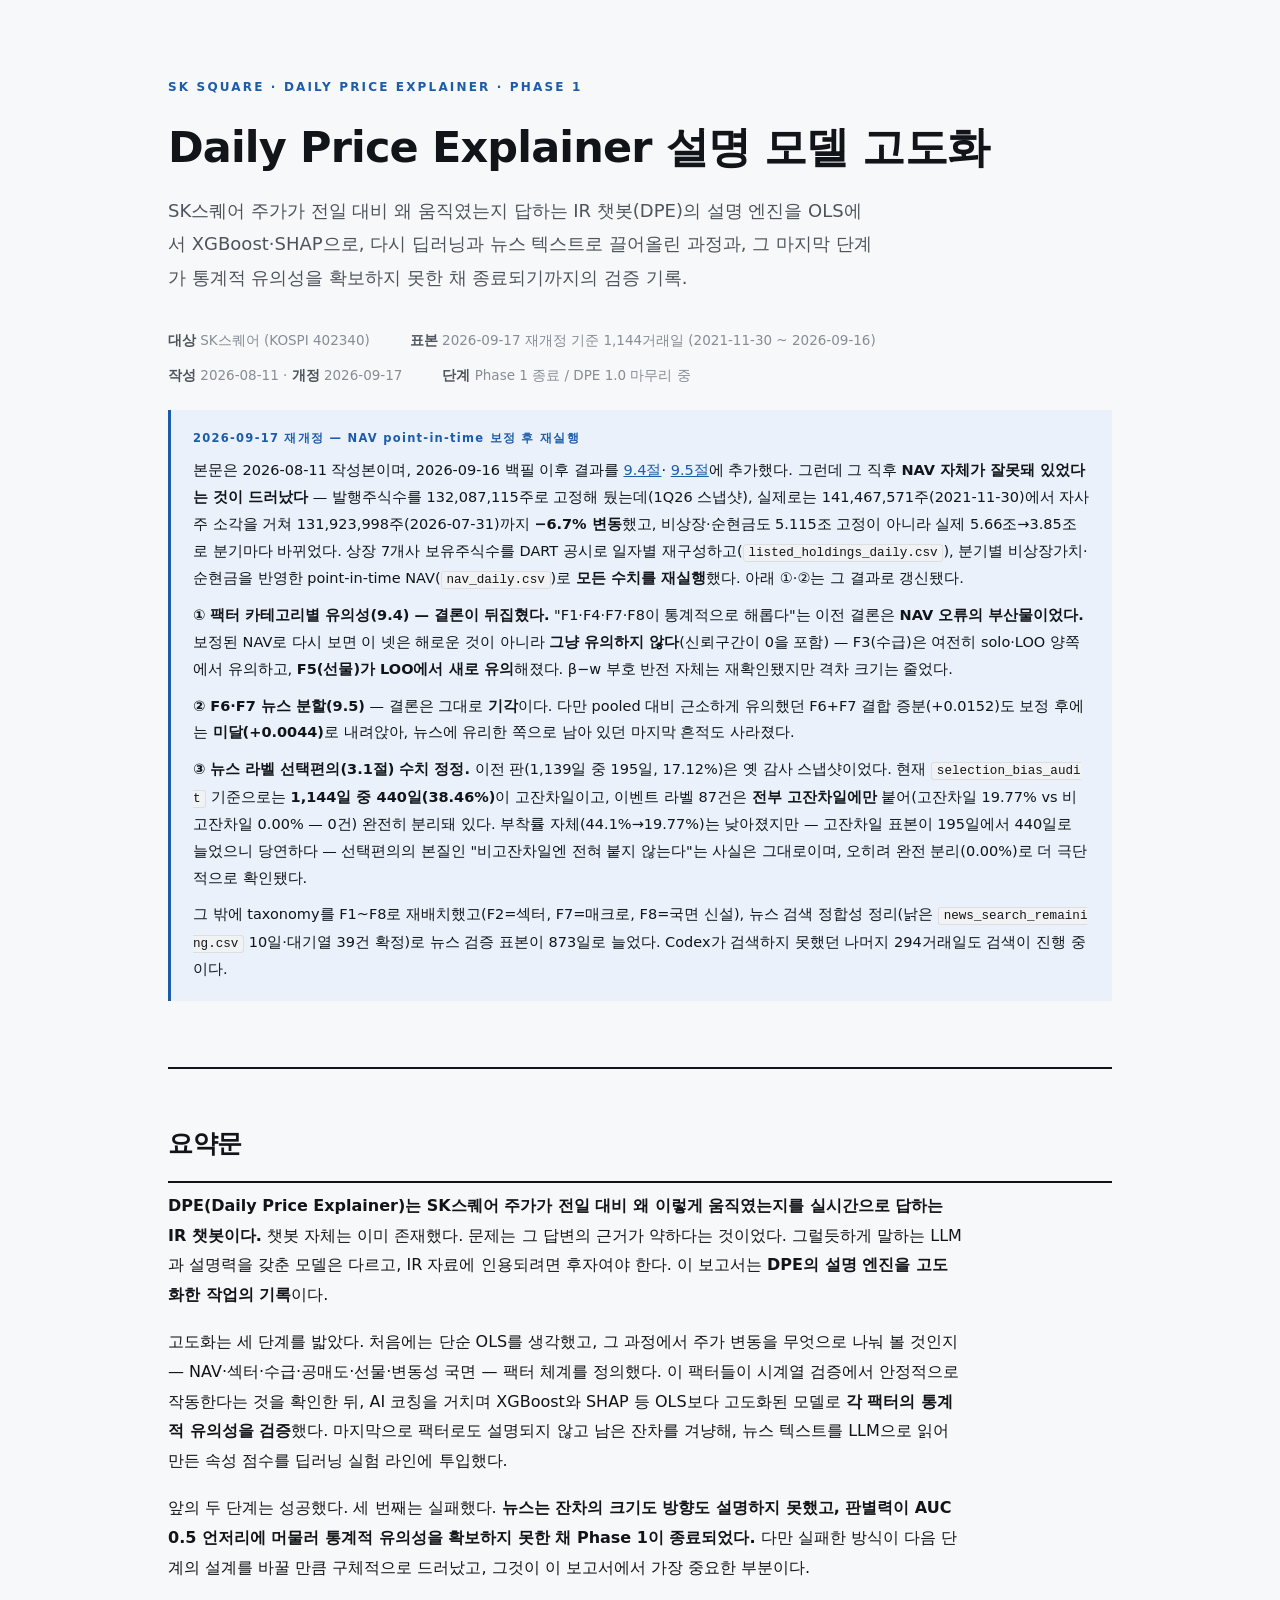
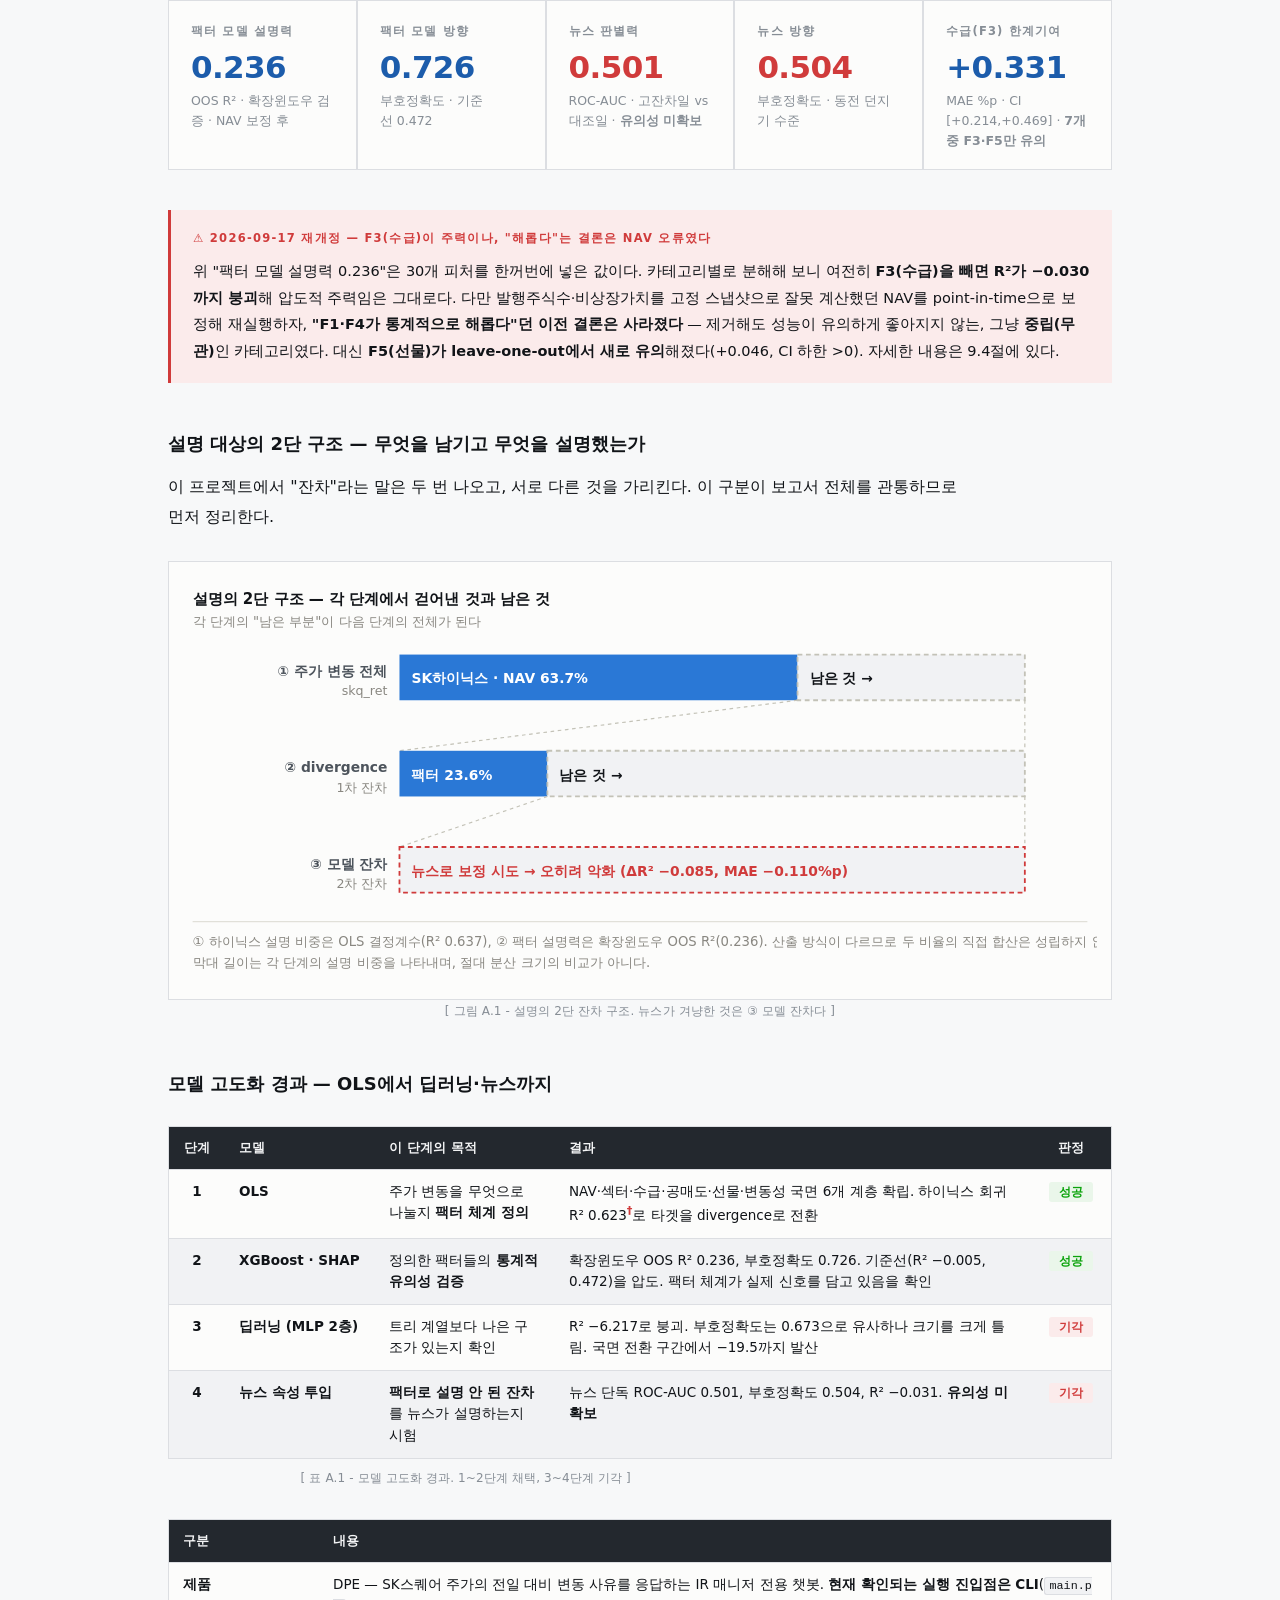
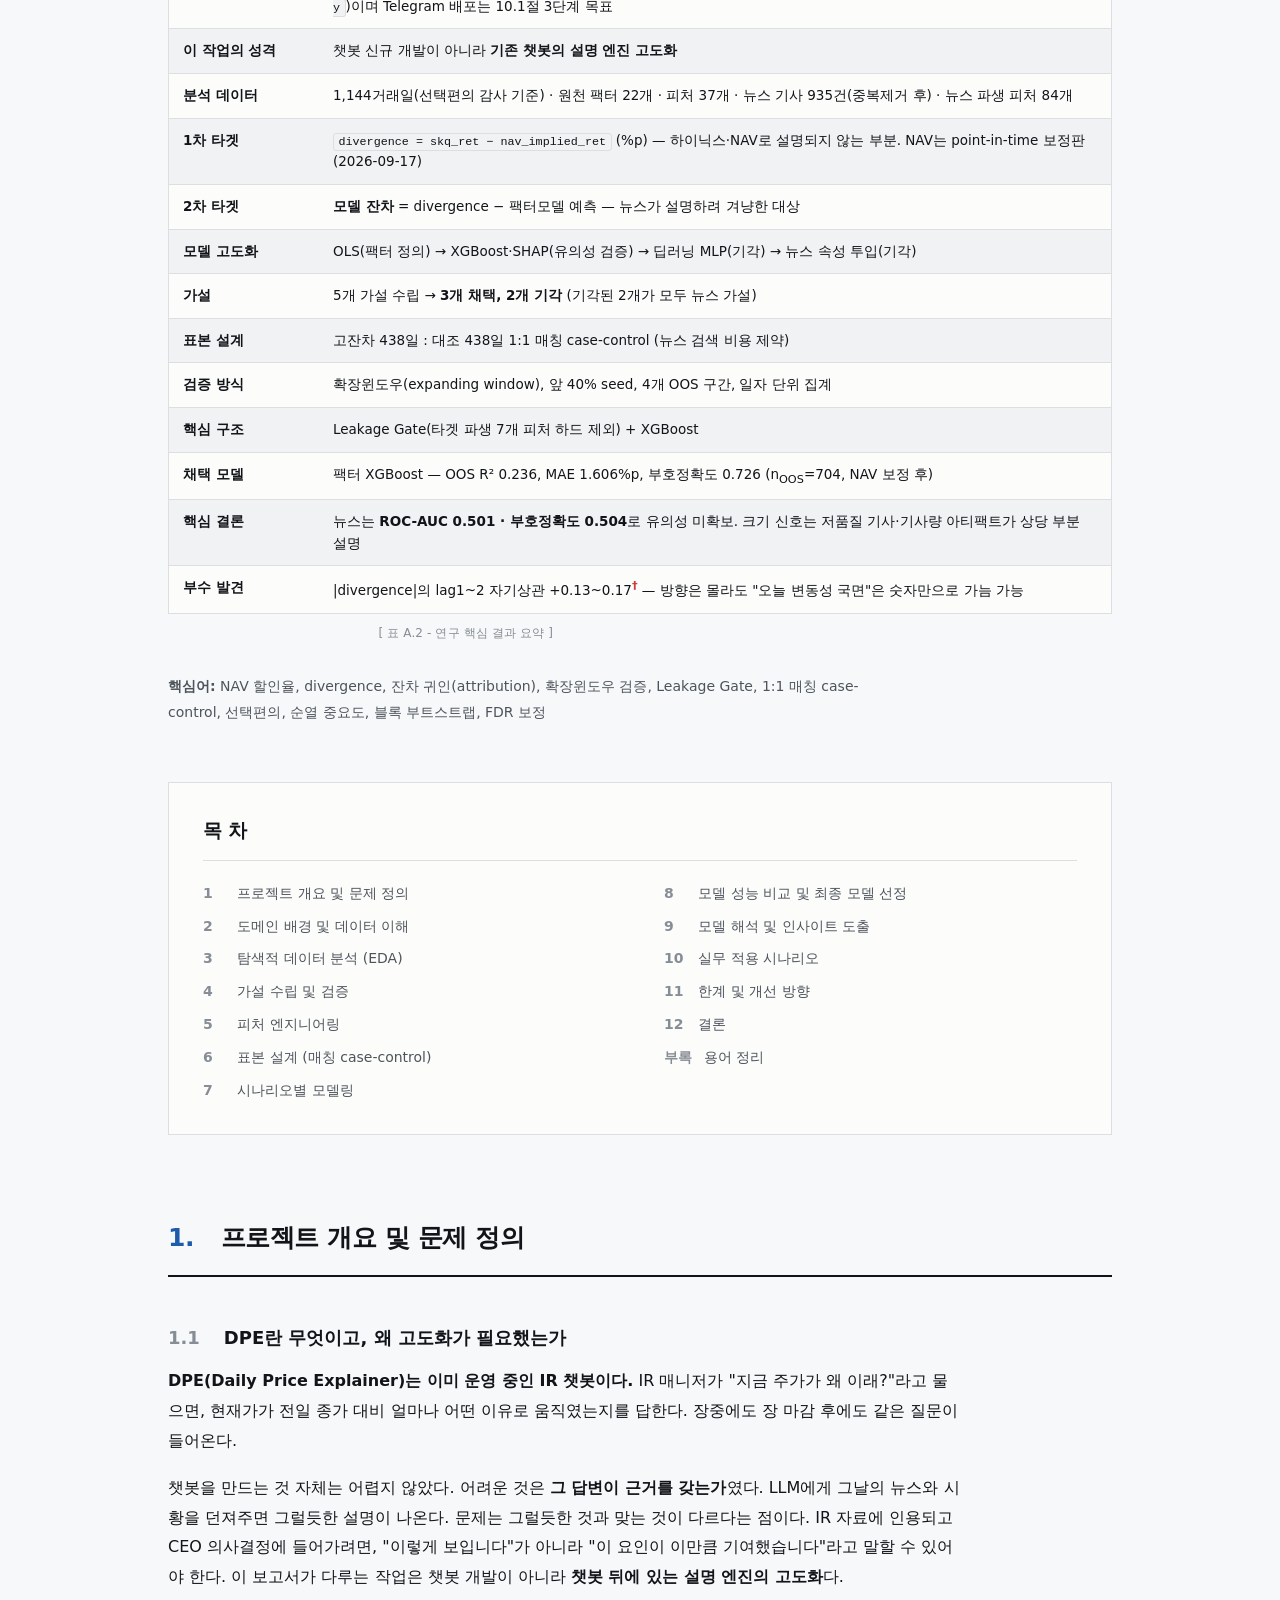
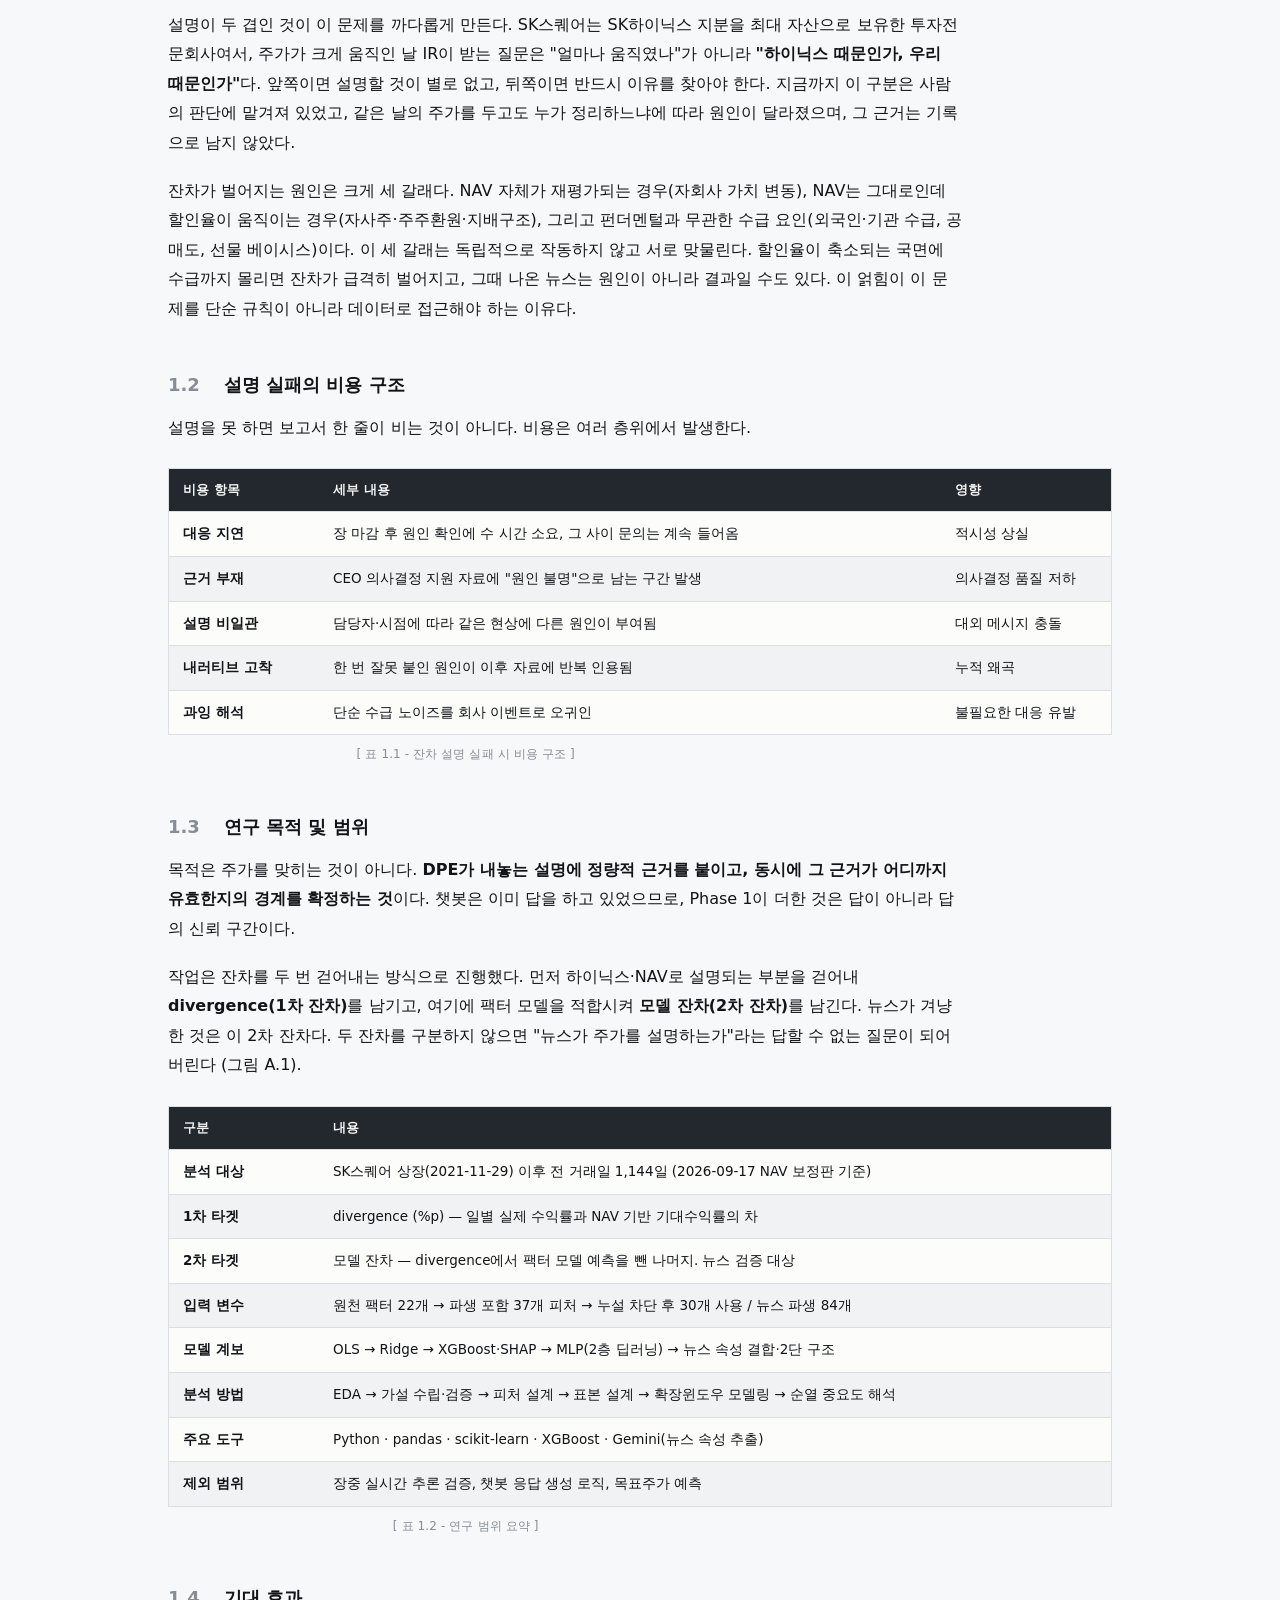
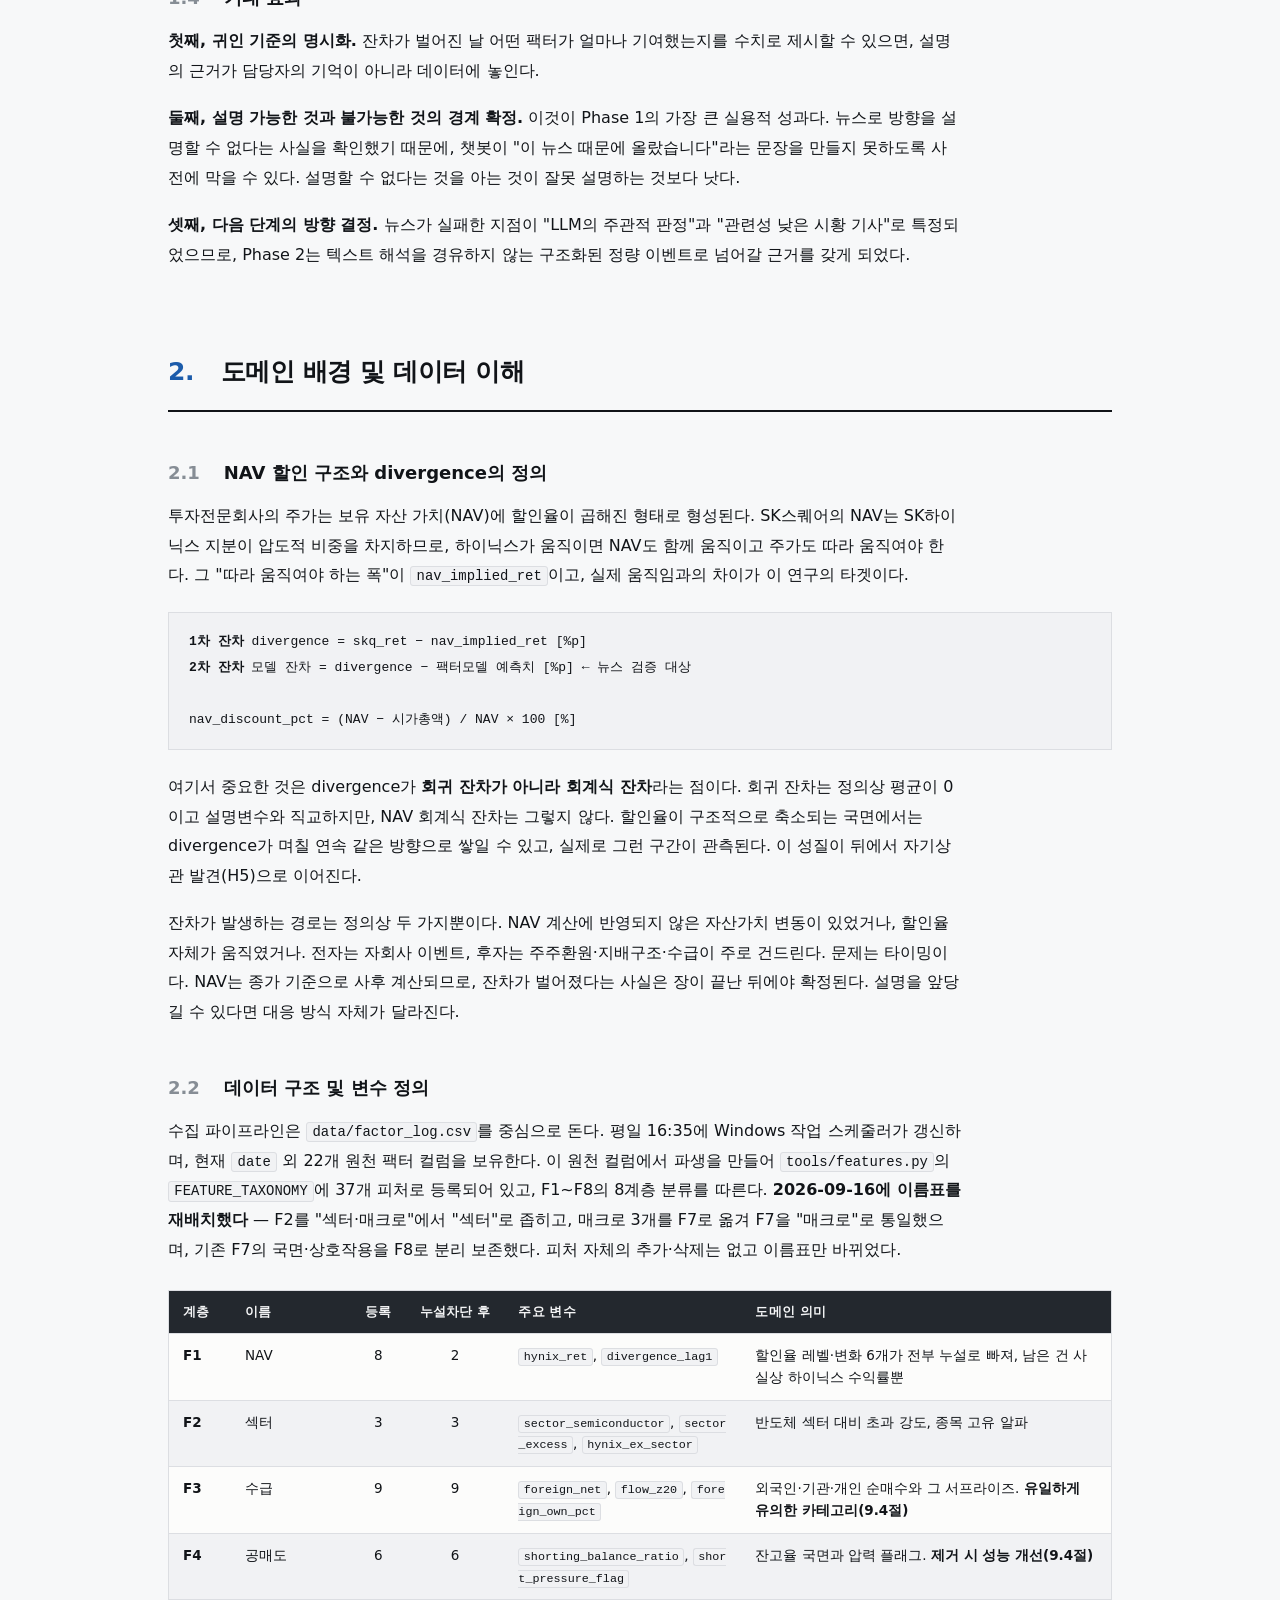
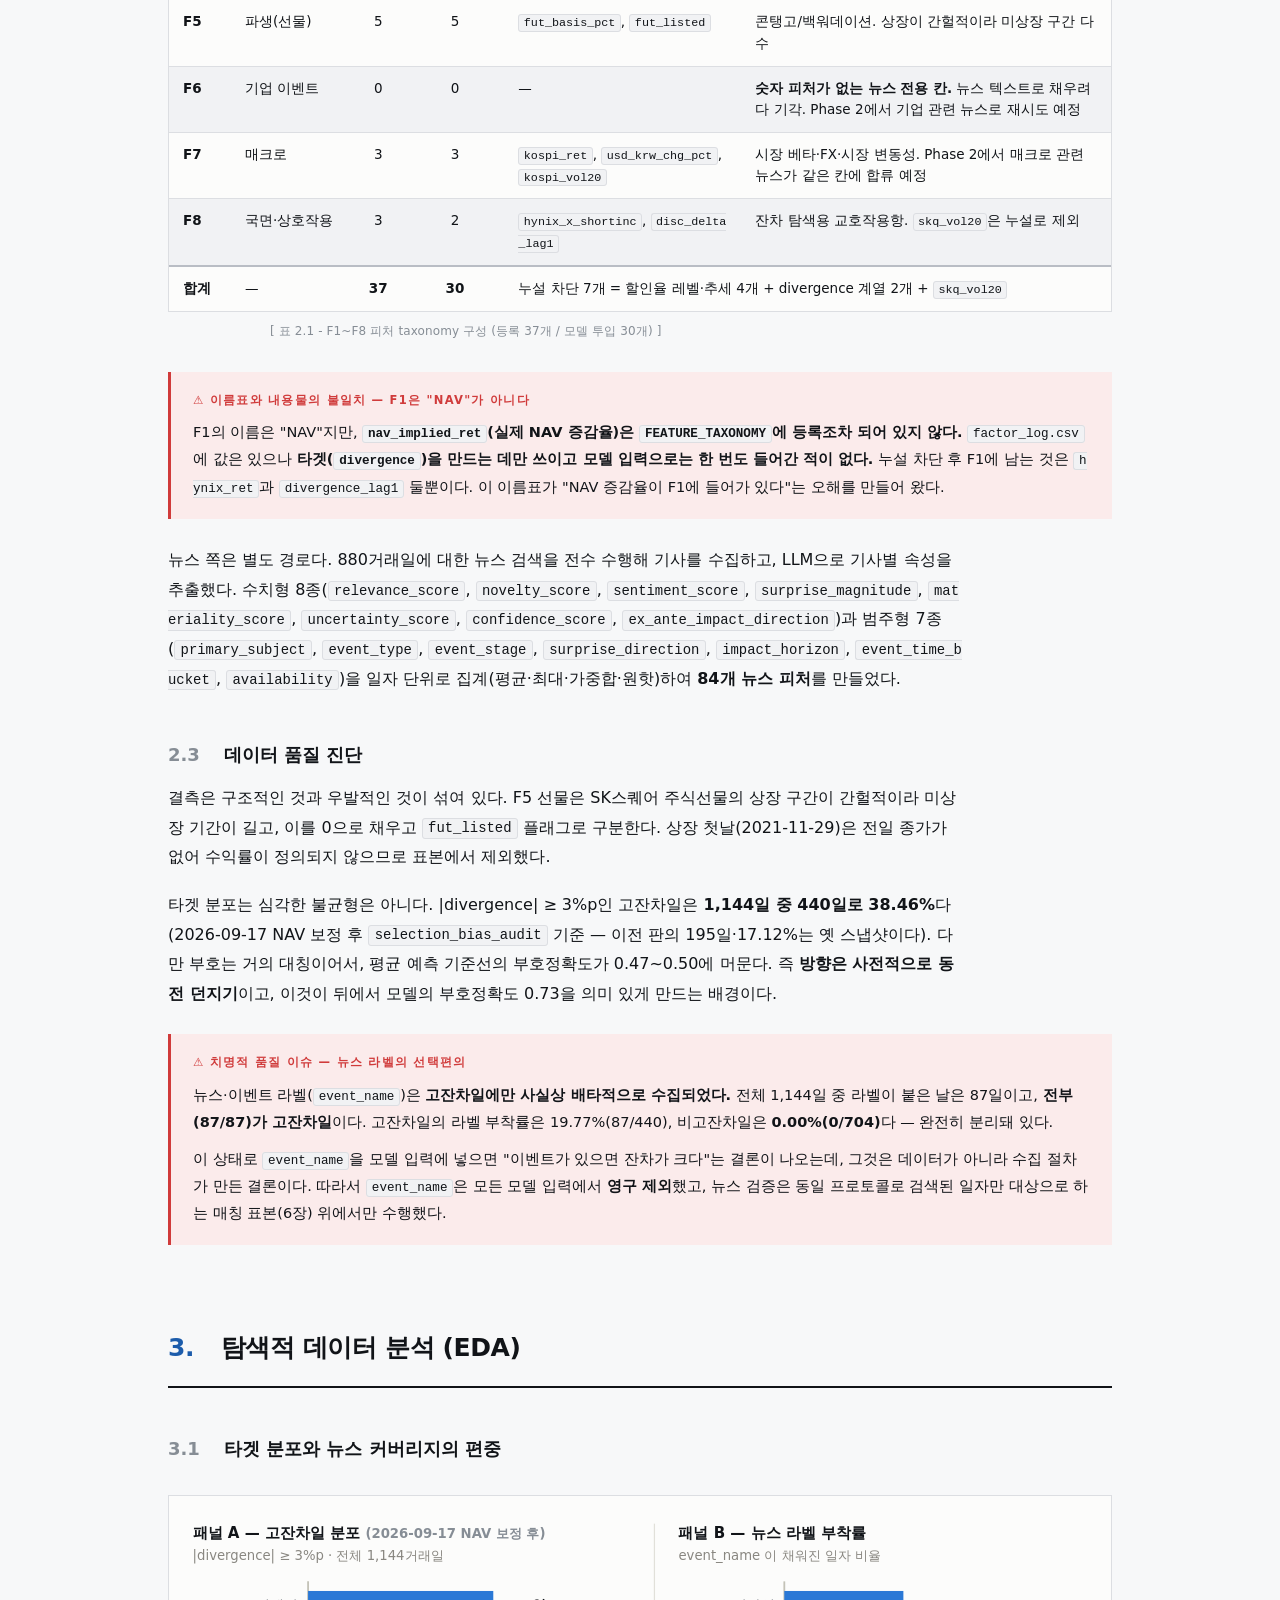
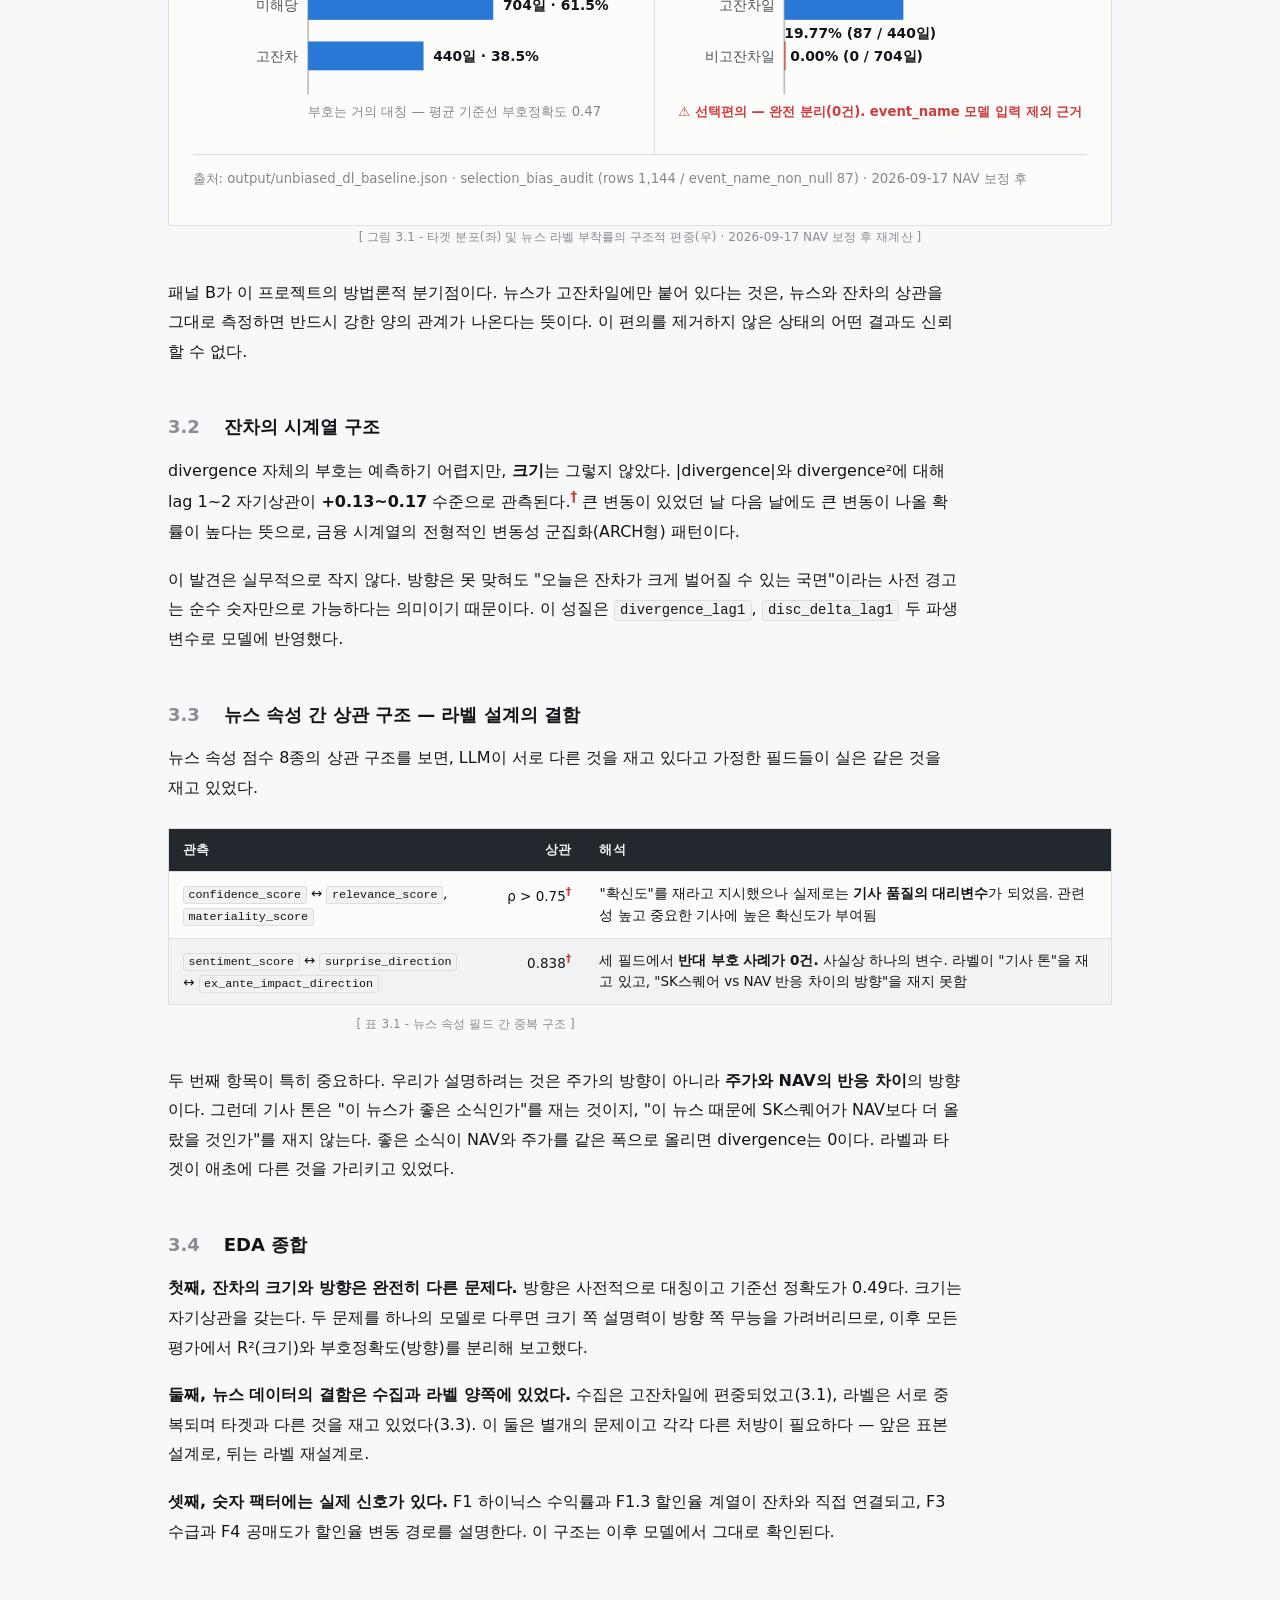
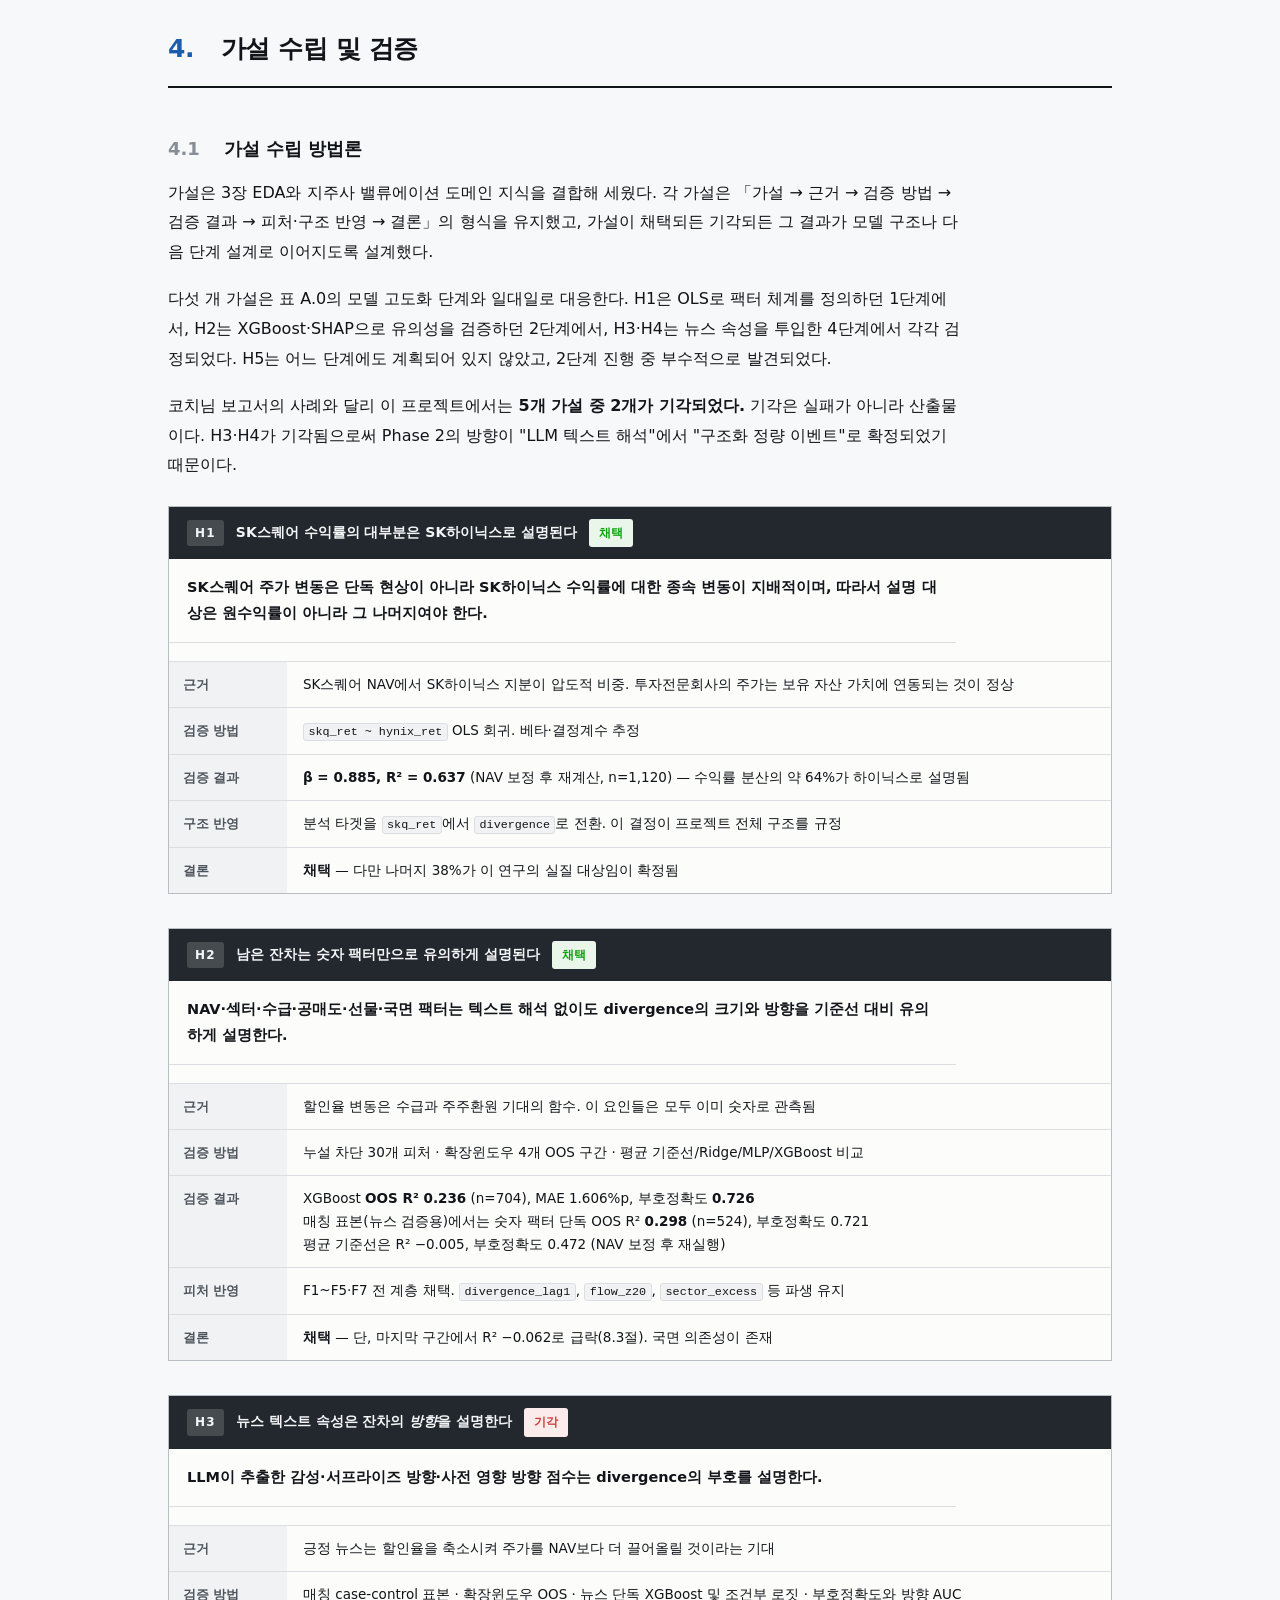
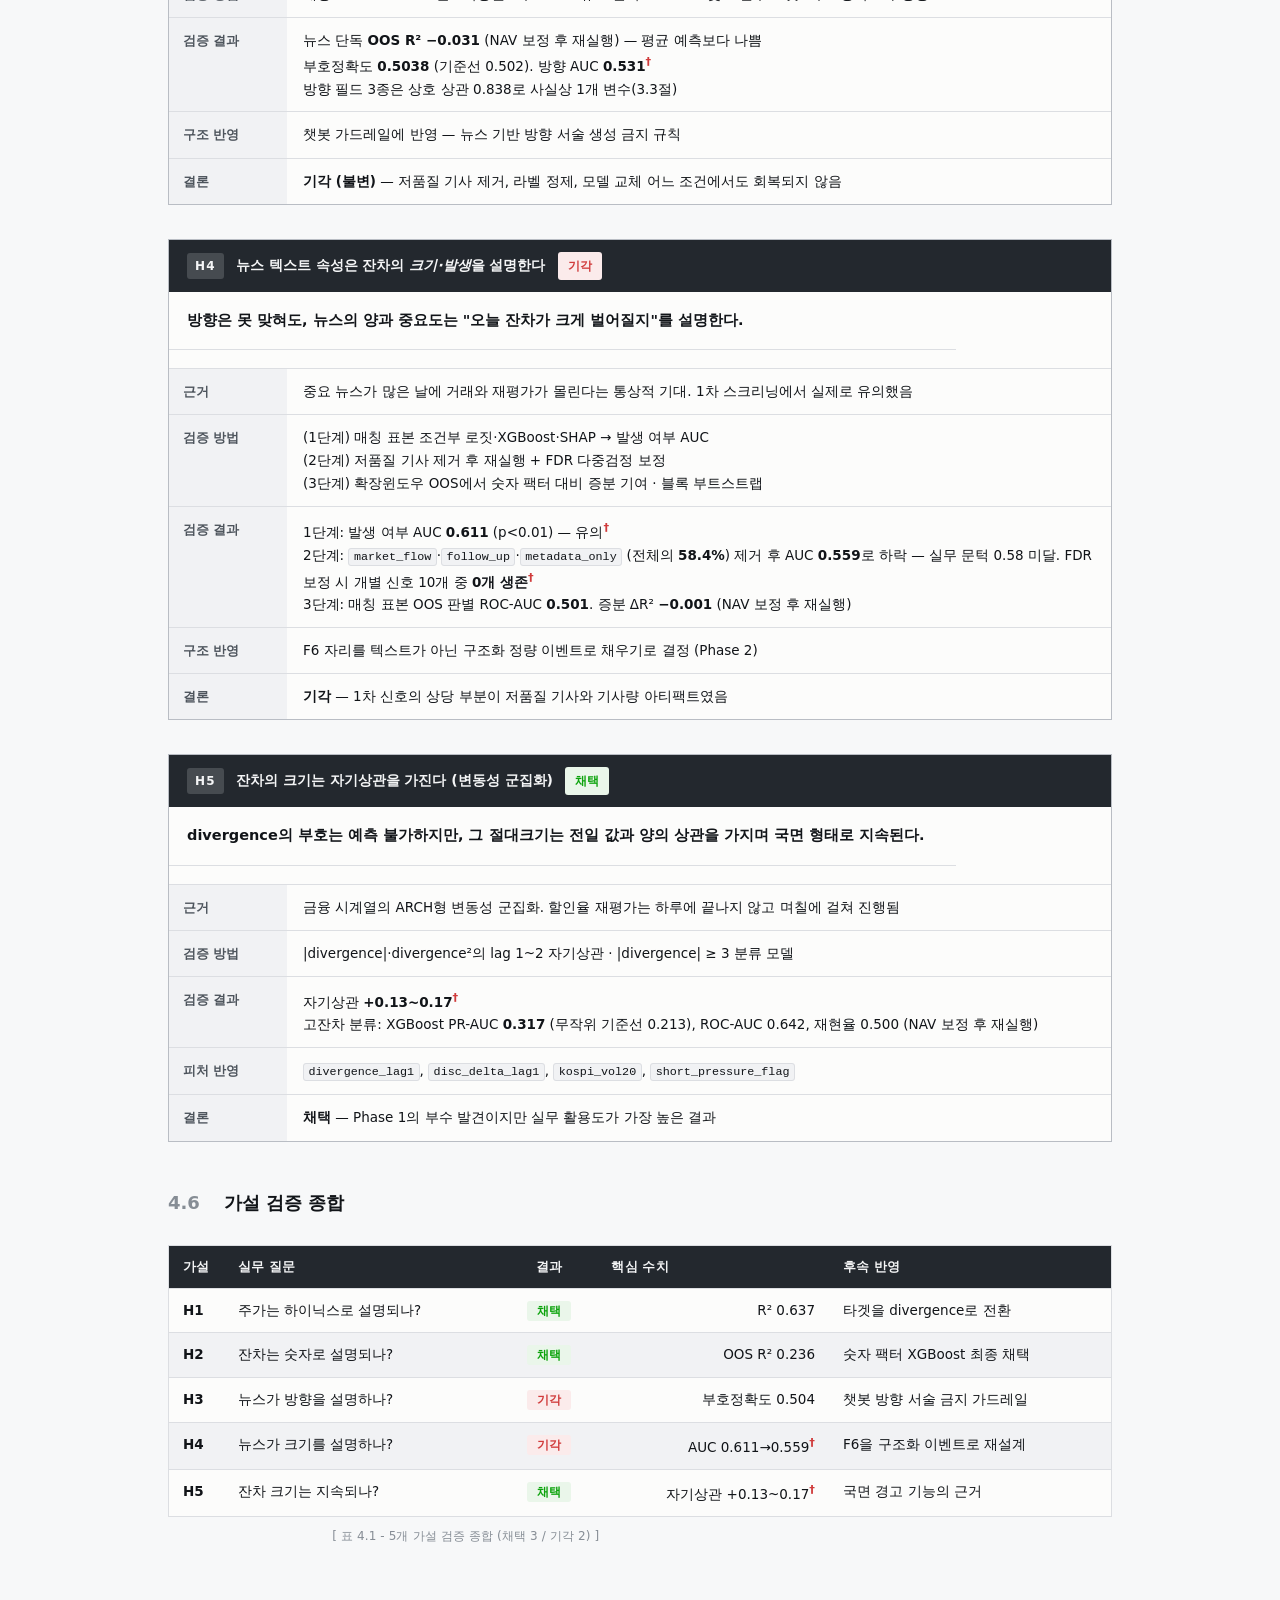
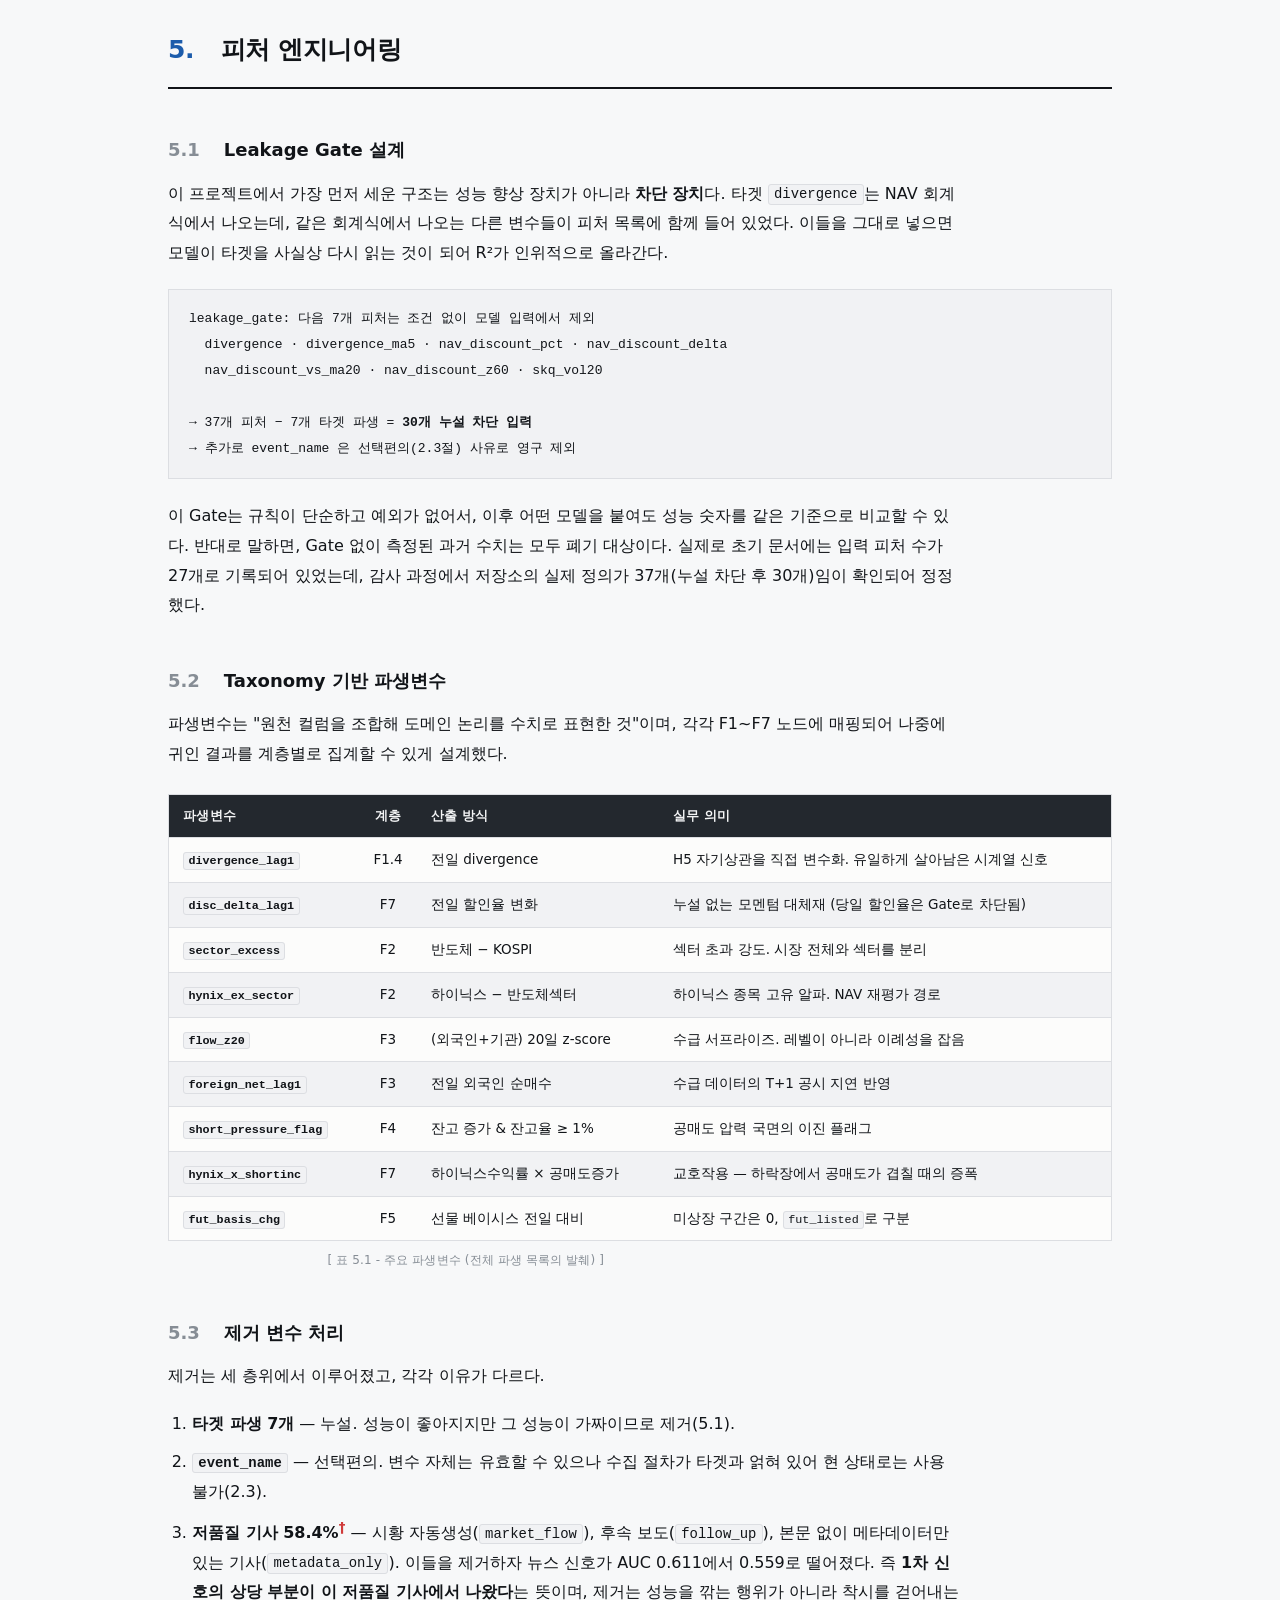
<file: daily-price-explainer/docs/DPE_Phase1_Report.html>
﻿<!doctype html>
<html lang="ko">
<head>
<meta charset="utf-8">
<meta name="viewport" content="width=device-width, initial-scale=1">
<title>DPE 설명 모델 고도화 — Phase 1 연구결과보고서</title>
<style>
  html { -webkit-text-size-adjust: 100%; }
  @media print {
    body { background: #ffffff !important; }
    .sheet { max-width: none; padding: 0 8mm 0; }
    h2 { page-break-after: avoid; break-after: avoid; }
    h3, h4 { page-break-after: avoid; break-after: avoid; }
    figure, .hyp, .tw, .callout, .flag, .formula, .tiles { page-break-inside: avoid; break-inside: avoid; }
    .toc { page-break-after: always; break-after: page; }
    .fw svg { min-width: 0; }
    a { text-decoration: none; }
  }
  @page { size: A4; margin: 14mm 10mm; }
</style>
</head>
<body><title>Daily Price Explainer 설명 모델 고도화 — Phase 1 연구결과보고서</title>

<style>
  :root {
    color-scheme: light;

    /* ── 지면 ── */
    --plane:        #f7f8f9;
    --surface:      #fcfcfb;
    --surface-sunk: #f1f2f4;

    /* ── 잉크 ── */
    --ink:          #111418;
    --ink-2:        #4d545c;
    --ink-3:        #868d95;

    /* ── 괘선 ── */
    --rule:         #dcdee2;
    --rule-strong:  #b9bdc4;
    --hdr-bg:       #23282e;
    --hdr-ink:      #f4f5f6;

    /* ── 액센트 ── */
    --accent:       #1c5cab;
    --accent-soft:  #eaf1fa;

    /* ── 차트 ── */
    --viz-surface:  #fcfcfb;
    --s1:           #2a78d6;
    --s2:           #eb6834;
    --s3:           #1baf7a;
    --neg:          #e34948;
    --grid:         #e1e0d9;
    --axis:         #c3c2b7;
    --viz-muted:    #898781;

    /* ── 판정 ── */
    --ok:           #0ca30c;
    --ok-bg:        #eaf6ea;
    --no:           #d03b3b;
    --no-bg:        #fbebeb;
    --warn:         #b0741a;
    --warn-bg:      #fbf3e4;

    --sans: "Noto Sans KR", "Malgun Gothic", "맑은 고딕", system-ui, -apple-system, "Segoe UI", sans-serif;
    --mono: "Cascadia Mono", Consolas, "SFMono-Regular", ui-monospace, monospace;
  }

  @media (prefers-color-scheme: dark) {
    :root:not([data-theme="light"]) {
      color-scheme: dark;
      --plane:        #0d0d0d;
      --surface:      #1a1a19;
      --surface-sunk: #232322;
      --ink:          #ffffff;
      --ink-2:        #c3c2b7;
      --ink-3:        #898781;
      --rule:         #2f2f2d;
      --rule-strong:  #45453f;
      --hdr-bg:       #33332f;
      --hdr-ink:      #f4f5f6;
      --accent:       #6da7ec;
      --accent-soft:  #1d2733;
      --viz-surface:  #1a1a19;
      --s1:           #3987e5;
      --s2:           #d95926;
      --s3:           #199e70;
      --neg:          #e66767;
      --grid:         #2c2c2a;
      --axis:         #383835;
      --viz-muted:    #898781;
      --ok:           #0ca30c;
      --ok-bg:        #142514;
      --no:           #d03b3b;
      --no-bg:        #2a1717;
      --warn:         #fab219;
      --warn-bg:      #2a2314;
    }
  }

  :root[data-theme="dark"] {
    color-scheme: dark;
    --plane:        #0d0d0d;
    --surface:      #1a1a19;
    --surface-sunk: #232322;
    --ink:          #ffffff;
    --ink-2:        #c3c2b7;
    --ink-3:        #898781;
    --rule:         #2f2f2d;
    --rule-strong:  #45453f;
    --hdr-bg:       #33332f;
    --hdr-ink:      #f4f5f6;
    --accent:       #6da7ec;
    --accent-soft:  #1d2733;
    --viz-surface:  #1a1a19;
    --s1:           #3987e5;
    --s2:           #d95926;
    --s3:           #199e70;
    --neg:          #e66767;
    --grid:         #2c2c2a;
    --axis:         #383835;
    --viz-muted:    #898781;
    --ok:           #0ca30c;
    --ok-bg:        #142514;
    --no:           #d03b3b;
    --no-bg:        #2a1717;
    --warn:         #fab219;
    --warn-bg:      #2a2314;
  }

  * { box-sizing: border-box; }

  body {
    margin: 0;
    background: var(--plane);
    color: var(--ink);
    font-family: var(--sans);
    font-size: 16px;
    line-height: 1.85;
    -webkit-font-smoothing: antialiased;
  }

  .sheet {
    max-width: 1000px;
    margin: 0 auto;
    padding: 0 28px 120px;
  }

  /* ─────────── 표제 ─────────── */
  .cover {
    padding: 76px 0 40px;
    border-bottom: 2px solid var(--ink);
    margin-bottom: 52px;
  }
  .eyebrow {
    font-size: 12px;
    font-weight: 700;
    letter-spacing: .18em;
    color: var(--accent);
    margin: 0 0 22px;
  }
  h1 {
    font-size: clamp(29px, 4.4vw, 43px);
    line-height: 1.3;
    font-weight: 800;
    letter-spacing: -.02em;
    text-wrap: balance;
    margin: 0 0 18px;
  }
  .subtitle {
    font-size: 18px;
    color: var(--ink-2);
    max-width: 62ch;
    margin: 0 0 34px;
    text-wrap: pretty;
  }
  .meta-row {
    display: flex;
    flex-wrap: wrap;
    gap: 10px 40px;
    font-size: 13.5px;
    color: var(--ink-3);
  }
  .meta-row b { color: var(--ink-2); font-weight: 600; }

  /* ─────────── 핵심 수치 타일 ─────────── */
  .tiles {
    display: grid;
    grid-template-columns: repeat(auto-fit, minmax(180px, 1fr));
    gap: 2px;
    background: var(--rule);
    border: 1px solid var(--rule);
    margin: 0 0 40px;
  }
  .tile {
    background: var(--surface);
    padding: 20px 22px 18px;
  }
  .tile-k {
    font-size: 11.5px;
    font-weight: 700;
    letter-spacing: .1em;
    color: var(--ink-3);
    margin: 0 0 10px;
  }
  .tile-v {
    font-size: 31px;
    font-weight: 800;
    letter-spacing: -.02em;
    line-height: 1;
    margin: 0 0 8px;
  }
  .tile-v.pos { color: var(--accent); }
  .tile-v.neg { color: var(--no); }
  .tile-n { font-size: 12.5px; line-height: 1.6; color: var(--ink-3); margin: 0; }

  /* ─────────── 장·절 ─────────── */
  h2 {
    font-size: 25px;
    font-weight: 800;
    letter-spacing: -.015em;
    margin: 80px 0 8px;
    padding-bottom: 14px;
    border-bottom: 2px solid var(--ink);
    text-wrap: balance;
  }
  h2 .num {
    display: inline-block;
    min-width: 2.1em;
    color: var(--accent);
    font-variant-numeric: tabular-nums;
  }
  h3 {
    font-size: 18px;
    font-weight: 700;
    margin: 44px 0 12px;
    text-wrap: balance;
  }
  h3 .num {
    display: inline-block;
    min-width: 3.1em;
    color: var(--ink-3);
    font-weight: 600;
    font-variant-numeric: tabular-nums;
  }
  h4 {
    font-size: 15px;
    font-weight: 700;
    margin: 30px 0 8px;
    color: var(--ink);
  }
  p { margin: 0 0 18px; max-width: 78ch; text-wrap: pretty; }
  strong { font-weight: 700; }
  code {
    font-family: var(--mono);
    font-size: .87em;
    background: var(--surface-sunk);
    border: 1px solid var(--rule);
    border-radius: 3px;
    padding: .08em .38em;
    word-break: break-all;
  }
  ol, ul { max-width: 78ch; margin: 0 0 18px; padding-left: 1.5em; }
  li { margin-bottom: 9px; }

  /* ─────────── 목차 ─────────── */
  .toc {
    background: var(--surface);
    border: 1px solid var(--rule);
    padding: 30px 34px;
    margin: 0 0 20px;
  }
  .toc h2 { margin: 0 0 20px; font-size: 19px; border-bottom-width: 1px; padding-bottom: 12px; }
  .toc ol { list-style: none; padding: 0; margin: 0; max-width: none;
            columns: 2; column-gap: 48px; }
  .toc li { margin: 0 0 7px; break-inside: avoid; font-size: 14px; }
  .toc a { color: var(--ink-2); text-decoration: none; display: flex; gap: 12px; }
  .toc a:hover, .toc a:focus-visible { color: var(--accent); text-decoration: underline; }
  .toc .tn { color: var(--ink-3); font-variant-numeric: tabular-nums; min-width: 1.6em; font-weight: 600; }

  /* ─────────── 표 ─────────── */
  .tw { overflow-x: auto; margin: 26px 0 8px; border: 1px solid var(--rule); background: var(--surface); }
  table { border-collapse: collapse; width: 100%; min-width: 560px; font-size: 13.5px; }
  th, td { padding: 11px 14px; text-align: left; vertical-align: top; line-height: 1.6; }
  thead th {
    background: var(--hdr-bg);
    color: var(--hdr-ink);
    font-weight: 700;
    font-size: 12.5px;
    letter-spacing: .02em;
    white-space: nowrap;
  }
  tbody tr { border-top: 1px solid var(--rule); }
  tbody tr:nth-child(even) { background: var(--surface-sunk); }
  td.n, th.n { text-align: right; font-variant-numeric: tabular-nums; white-space: nowrap; }
  td.c, th.c { text-align: center; }
  td.lab { font-weight: 600; white-space: nowrap; }
  .cap {
    font-size: 12px;
    color: var(--ink-3);
    text-align: center;
    margin: 0 0 30px;
    letter-spacing: .01em;
  }
  .best { font-weight: 700; color: var(--accent); }

  /* ─────────── 그림 ─────────── */
  figure { margin: 30px 0 8px; }
  .fw {
    border: 1px solid var(--rule);
    background: var(--viz-surface);
    padding: 18px 14px 10px;
    overflow-x: auto;
  }
  .fw svg { display: block; max-width: 100%; height: auto; min-width: 620px; }
  .vtitle { font-size: 12.5px; font-weight: 700; fill: var(--ink); }
  .vsub   { font-size: 11px; fill: var(--viz-muted); }
  .vlab   { font-size: 11.5px; fill: var(--ink-2); }
  .vval   { font-size: 11.5px; font-weight: 700; fill: var(--ink); font-variant-numeric: tabular-nums; }
  .vtick  { font-size: 10.5px; fill: var(--viz-muted); font-variant-numeric: tabular-nums; }
  .vgrid  { stroke: var(--grid); stroke-width: 1; }
  .vaxis  { stroke: var(--axis); stroke-width: 1.5; }
  .vnote  { font-size: 11px; fill: var(--viz-muted); }
  .vflag  { font-size: 11px; font-weight: 700; fill: var(--no); }
  .mark   { transition: opacity .12s ease; }
  .fw:hover .mark { opacity: .55; }
  .fw .mark:hover { opacity: 1; }
  .lineseries { fill: none; stroke-width: 2; }

  .legend {
    display: flex; flex-wrap: wrap; gap: 8px 22px;
    font-size: 12px; color: var(--ink-2);
    padding: 12px 4px 2px;
  }
  .legend span { display: inline-flex; align-items: center; gap: 7px; }
  .swatch { width: 11px; height: 11px; border-radius: 2px; flex: none; }

  /* ─────────── 가설 카드 ─────────── */
  .hyp { border: 1px solid var(--rule-strong); background: var(--surface); margin: 26px 0 34px; }
  .hyp-hd {
    background: var(--hdr-bg); color: var(--hdr-ink);
    padding: 12px 18px; font-size: 14px; font-weight: 700;
    display: flex; flex-wrap: wrap; align-items: baseline; gap: 12px;
  }
  .hyp-hd .hid {
    font-size: 12px; letter-spacing: .1em;
    background: rgba(255,255,255,.16); padding: 2px 8px; border-radius: 3px; flex: none;
  }
  .hyp-claim {
    padding: 16px 18px; font-size: 14.5px; font-weight: 600;
    border-bottom: 1px solid var(--rule); line-height: 1.75;
  }
  .hyp dl { display: grid; grid-template-columns: 118px 1fr; margin: 0; font-size: 13.5px; }
  .hyp dt {
    padding: 11px 14px; font-weight: 700; font-size: 12.5px;
    background: var(--surface-sunk); border-top: 1px solid var(--rule);
    color: var(--ink-2);
  }
  .hyp dd {
    padding: 11px 16px; margin: 0; border-top: 1px solid var(--rule);
    line-height: 1.7;
  }
  .verdict { font-size: 12px; font-weight: 700; padding: 3px 10px; border-radius: 3px; flex: none; }
  .v-ok { background: var(--ok-bg); color: var(--ok); }
  .v-no { background: var(--no-bg); color: var(--no); }
  .v-part { background: var(--warn-bg); color: var(--warn); }

  /* ─────────── 강조 박스 ─────────── */
  .callout {
    border-left: 3px solid var(--accent);
    background: var(--accent-soft);
    padding: 18px 22px;
    margin: 26px 0;
    font-size: 14.5px;
  }
  .callout p { margin: 0 0 10px; max-width: none; }
  .callout p:last-child { margin: 0; }
  .callout .ct {
    font-size: 11.5px; font-weight: 700; letter-spacing: .11em;
    color: var(--accent); margin: 0 0 8px;
  }
  .flag {
    border-left: 3px solid var(--no);
    background: var(--no-bg);
    padding: 18px 22px; margin: 26px 0; font-size: 14.5px;
  }
  .flag .ct { font-size: 11.5px; font-weight: 700; letter-spacing: .11em; color: var(--no); margin: 0 0 8px; }
  .flag p { margin: 0 0 10px; max-width: none; }
  .flag p:last-child { margin: 0; }

  .formula {
    background: var(--surface-sunk);
    border: 1px solid var(--rule);
    padding: 16px 20px; margin: 22px 0;
    font-family: var(--mono); font-size: 13px; line-height: 2;
    overflow-x: auto;
  }

  .prov {
    font-size: 12.5px; color: var(--ink-3);
    border-top: 1px solid var(--rule);
    padding-top: 14px; margin: 34px 0 0;
    max-width: 78ch;
  }
  sup.dag { color: var(--no); font-weight: 700; }

  footer {
    margin-top: 84px; padding-top: 22px;
    border-top: 2px solid var(--ink);
    font-size: 12.5px; color: var(--ink-3);
  }

  a { color: var(--accent); }
  a:focus-visible, .toc a:focus-visible {
    outline: 2px solid var(--accent); outline-offset: 3px;
  }

  @media (prefers-reduced-motion: reduce) {
    * { transition: none !important; }
  }
  @media (max-width: 720px) {
    .sheet { padding: 0 16px 80px; }
    .toc ol { columns: 1; }
    .hyp dl { grid-template-columns: 1fr; }
    .hyp dt { border-top: 1px solid var(--rule-strong); }
    .hyp dd { border-top: none; padding-top: 0; }
  }
</style>

<div class="sheet">

  <header class="cover">
    <p class="eyebrow">SK SQUARE · DAILY PRICE EXPLAINER · PHASE 1</p>
    <h1>Daily Price Explainer 설명 모델 고도화</h1>
    <p class="subtitle">
      SK스퀘어 주가가 전일 대비 왜 움직였는지 답하는 IR 챗봇(DPE)의 설명 엔진을
      OLS에서 XGBoost·SHAP으로, 다시 딥러닝과 뉴스 텍스트로 끌어올린 과정과,
      그 마지막 단계가 통계적 유의성을 확보하지 못한 채 종료되기까지의 검증 기록.
    </p>
    <div class="meta-row">
      <span><b>대상</b> SK스퀘어 (KOSPI 402340)</span>
      <span><b>표본</b> 2026-09-17 재개정 기준 1,144거래일 (2021-11-30 ~ 2026-09-16)</span>
      <span><b>작성</b> 2026-08-11 · <b>개정</b> 2026-09-17</span>
      <span><b>단계</b> Phase 1 종료 / DPE 1.0 마무리 중</span>
    </div>
    <div class="callout" style="margin-top:22px">
      <p class="ct">2026-09-17 재개정 — NAV point-in-time 보정 후 재실행</p>
      <p>
        본문은 2026-08-11 작성본이며, 2026-09-16 백필 이후 결과를 <a href="#s94">9.4절</a>·
        <a href="#s95">9.5절</a>에 추가했다. 그런데 그 직후 <strong>NAV 자체가 잘못돼 있었다는 것이
        드러났다</strong> — 발행주식수를 132,087,115주로 고정해 뒀는데(1Q26 스냅샷), 실제로는
        141,467,571주(2021-11-30)에서 자사주 소각을 거쳐 131,923,998주(2026-07-31)까지
        <strong>−6.7% 변동</strong>했고, 비상장·순현금도 5.115조 고정이 아니라 실제 5.66조→3.85조로
        분기마다 바뀌었다. 상장 7개사 보유주식수를 DART 공시로 일자별 재구성하고(<code>listed_holdings_daily.csv</code>),
        분기별 비상장가치·순현금을 반영한 point-in-time NAV(<code>nav_daily.csv</code>)로
        <strong>모든 수치를 재실행</strong>했다. 아래 ①·②는 그 결과로 갱신됐다.
      </p>
      <p>
        <strong>① 팩터 카테고리별 유의성(9.4) — 결론이 뒤집혔다.</strong> "F1·F4·F7·F8이
        통계적으로 해롭다"는 이전 결론은 <strong>NAV 오류의 부산물이었다.</strong> 보정된 NAV로
        다시 보면 이 넷은 해로운 것이 아니라 <strong>그냥 유의하지 않다</strong>(신뢰구간이 0을
        포함) — F3(수급)은 여전히 solo·LOO 양쪽에서 유의하고, <strong>F5(선물)가 LOO에서 새로
        유의</strong>해졌다. β−w 부호 반전 자체는 재확인됐지만 격차 크기는 줄었다.
      </p>
      <p>
        <strong>② F6·F7 뉴스 분할(9.5)</strong> — 결론은 그대로 <strong>기각</strong>이다. 다만
        pooled 대비 근소하게 유의했던 F6+F7 결합 증분(+0.0152)도 보정 후에는
        <strong>미달(+0.0044)</strong>로 내려앉아, 뉴스에 유리한 쪽으로 남아 있던 마지막 흔적도 사라졌다.
      </p>
      <p>
        <strong>③ 뉴스 라벨 선택편의(3.1절) 수치 정정.</strong> 이전 판(1,139일 중 195일,
        17.12%)은 옛 감사 스냅샷이었다. 현재 <code>selection_bias_audit</code> 기준으로는
        <strong>1,144일 중 440일(38.46%)</strong>이 고잔차일이고, 이벤트 라벨 87건은
        <strong>전부 고잔차일에만</strong> 붙어(고잔차일 19.77% vs 비고잔차일 0.00% — 0건)
        완전히 분리돼 있다. 부착률 자체(44.1%→19.77%)는 낮아졌지만 — 고잔차일 표본이
        195일에서 440일로 늘었으니 당연하다 — 선택편의의 본질인 "비고잔차일엔 전혀 붙지
        않는다"는 사실은 그대로이며, 오히려 완전 분리(0.00%)로 더 극단적으로 확인됐다.
      </p>
      <p>
        그 밖에 taxonomy를 F1~F8로 재배치했고(F2=섹터, F7=매크로, F8=국면 신설), 뉴스 검색
        정합성 정리(낡은 <code>news_search_remaining.csv</code> 10일·대기열 39건 확정)로
        뉴스 검증 표본이 873일로 늘었다. Codex가 검색하지 못했던 나머지 294거래일도
        검색이 진행 중이다.
      </p>
    </div>
  </header>

  <h2 id="s0" style="margin-top:0">요약문</h2>

  <p>
    <strong>DPE(Daily Price Explainer)는 SK스퀘어 주가가 전일 대비 왜 이렇게 움직였는지를
    실시간으로 답하는 IR 챗봇이다.</strong> 챗봇 자체는 이미 존재했다. 문제는 그 답변의 근거가
    약하다는 것이었다. 그럴듯하게 말하는 LLM과 설명력을 갖춘 모델은 다르고, IR 자료에
    인용되려면 후자여야 한다. 이 보고서는 <strong>DPE의 설명 엔진을 고도화한 작업의 기록</strong>이다.
  </p>
  <p>
    고도화는 세 단계를 밟았다. 처음에는 단순 OLS를 생각했고, 그 과정에서 주가 변동을 무엇으로
    나눠 볼 것인지 — NAV·섹터·수급·공매도·선물·변동성 국면 — 팩터 체계를 정의했다. 이 팩터들이
    시계열 검증에서 안정적으로 작동한다는 것을 확인한 뒤, AI 코칭을 거치며 XGBoost와 SHAP 등
    OLS보다 고도화된 모델로 <strong>각 팩터의 통계적 유의성을 검증</strong>했다. 마지막으로 팩터로도
    설명되지 않고 남은 잔차를 겨냥해, 뉴스 텍스트를 LLM으로 읽어 만든 속성 점수를 딥러닝 실험
    라인에 투입했다.
  </p>
  <p>
    앞의 두 단계는 성공했다. 세 번째는 실패했다. <strong>뉴스는 잔차의 크기도 방향도 설명하지
    못했고, 판별력이 AUC 0.5 언저리에 머물러 통계적 유의성을 확보하지 못한 채 Phase 1이
    종료되었다.</strong> 다만 실패한 방식이 다음 단계의 설계를 바꿀 만큼 구체적으로 드러났고,
    그것이 이 보고서에서 가장 중요한 부분이다.
  </p>

  <div class="tiles">
    <div class="tile">
      <p class="tile-k">팩터 모델 설명력</p>
      <p class="tile-v pos">0.236</p>
      <p class="tile-n">OOS R² · 확장윈도우 검증 · NAV 보정 후</p>
    </div>
    <div class="tile">
      <p class="tile-k">팩터 모델 방향</p>
      <p class="tile-v pos">0.726</p>
      <p class="tile-n">부호정확도 · 기준선 0.472</p>
    </div>
    <div class="tile">
      <p class="tile-k">뉴스 판별력</p>
      <p class="tile-v neg">0.501</p>
      <p class="tile-n">ROC-AUC · 고잔차일 vs 대조일 · <strong>유의성 미확보</strong></p>
    </div>
    <div class="tile">
      <p class="tile-k">뉴스 방향</p>
      <p class="tile-v neg">0.504</p>
      <p class="tile-n">부호정확도 · 동전 던지기 수준</p>
    </div>
    <div class="tile">
      <p class="tile-k">수급(F3) 한계기여</p>
      <p class="tile-v pos">+0.331</p>
      <p class="tile-n">MAE %p · CI [+0.214,+0.469] · <strong>7개 중 F3·F5만 유의</strong></p>
    </div>
  </div>

  <div class="flag">
    <p class="ct">⚠ 2026-09-17 재개정 — F3(수급)이 주력이나, "해롭다"는 결론은 NAV 오류였다</p>
    <p>
      위 "팩터 모델 설명력 0.236"은 30개 피처를 한꺼번에 넣은 값이다. 카테고리별로 분해해 보니
      여전히 <strong>F3(수급)을 빼면 R²가 −0.030까지 붕괴</strong>해 압도적 주력임은 그대로다.
      다만 발행주식수·비상장가치를 고정 스냅샷으로 잘못 계산했던 NAV를 point-in-time으로
      보정해 재실행하자, <strong>"F1·F4가 통계적으로 해롭다"던 이전 결론은 사라졌다</strong> —
      제거해도 성능이 유의하게 좋아지지 않는, 그냥 <strong>중립(무관)</strong>인 카테고리였다.
      대신 <strong>F5(선물)가 leave-one-out에서 새로 유의</strong>해졌다(+0.046, CI 하한 &gt;0).
      자세한 내용은 9.4절에 있다.
    </p>
  </div>

  <h3 style="margin-top:44px">설명 대상의 2단 구조 — 무엇을 남기고 무엇을 설명했는가</h3>
  <p>
    이 프로젝트에서 "잔차"라는 말은 두 번 나오고, 서로 다른 것을 가리킨다. 이 구분이 보고서
    전체를 관통하므로 먼저 정리한다.
  </p>

  <figure>
    <div class="fw">
      <svg viewBox="0 0 760 340" role="img" aria-labelledby="fa1t">
        <title id="fa1t">주가 변동의 2단 잔차 구조 (2026-09-17 NAV 보정 후). 1단계에서 하이닉스/NAV가 63.7%를 설명하고 divergence가 남는다. 2단계에서 팩터 모델이 divergence의 23.6%를 설명하고 모델 잔차가 남는다. 3단계에서 뉴스는 모델 잔차를 설명하지 못했다.</title>

        <text class="vtitle" x="8" y="20">설명의 2단 구조 — 각 단계에서 걷어낸 것과 남은 것</text>
        <text class="vsub" x="8" y="38">각 단계의 &quot;남은 부분&quot;이 다음 단계의 전체가 된다</text>

        <!-- Row 1 -->
        <text class="vlab" x="170" y="80" text-anchor="end" style="font-weight:700">① 주가 변동 전체</text>
        <text class="vtick" x="170" y="96" text-anchor="end">skq_ret</text>
        <rect class="mark" x="180" y="62" width="331" height="38" fill="var(--s1)"><title>SK하이닉스·NAV로 설명되는 부분 63.7%</title></rect>
        <rect x="511" y="62" width="189" height="38" fill="var(--surface-sunk)" stroke="var(--axis)" stroke-width="1.5" stroke-dasharray="4 3"/>
        <text class="vval" x="190" y="86" style="fill:#ffffff">SK하이닉스 · NAV  63.7%</text>
        <text class="vval" x="521" y="86">남은 것 →</text>

        <!-- connector 1 -->
        <path d="M511,100 L180,142 M700,100 L700,142" stroke="var(--axis)" stroke-width="1" stroke-dasharray="3 3" fill="none"/>

        <!-- Row 2 -->
        <text class="vlab" x="170" y="160" text-anchor="end" style="font-weight:700">② divergence</text>
        <text class="vtick" x="170" y="176" text-anchor="end">1차 잔차</text>
        <rect class="mark" x="180" y="142" width="123" height="38" fill="var(--s1)"><title>팩터 6종이 설명하는 부분, OOS R² 0.236</title></rect>
        <rect x="303" y="142" width="397" height="38" fill="var(--surface-sunk)" stroke="var(--axis)" stroke-width="1.5" stroke-dasharray="4 3"/>
        <text class="vval" x="190" y="166" style="fill:#ffffff">팩터 23.6%</text>
        <text class="vval" x="313" y="166">남은 것 →</text>

        <!-- connector 2 -->
        <path d="M303,180 L180,222 M700,180 L700,222" stroke="var(--axis)" stroke-width="1" stroke-dasharray="3 3" fill="none"/>

        <!-- Row 3 -->
        <text class="vlab" x="170" y="240" text-anchor="end" style="font-weight:700">③ 모델 잔차</text>
        <text class="vtick" x="170" y="256" text-anchor="end">2차 잔차</text>
        <rect x="180" y="222" width="520" height="38" fill="var(--surface-sunk)" stroke="var(--no)" stroke-width="1.5" stroke-dasharray="4 3"/>
        <text class="vval" x="190" y="246" style="fill:var(--no)">뉴스로 보정 시도 → 오히려 악화 (ΔR² −0.085, MAE −0.110%p)</text>

        <line class="vgrid" x1="8" y1="284" x2="752" y2="284"/>
        <text class="vnote" x="8" y="304">① 하이닉스 설명 비중은 OLS 결정계수(R² 0.637), ② 팩터 설명력은 확장윈도우 OOS R²(0.236). 산출 방식이 다르므로 두 비율의 직접 합산은 성립하지 않는다. (2026-09-17 NAV 보정 후)</text>
        <text class="vnote" x="8" y="322">막대 길이는 각 단계의 설명 비중을 나타내며, 절대 분산 크기의 비교가 아니다.</text>
      </svg>
    </div>
    <figcaption class="cap">[ 그림 A.1 - 설명의 2단 잔차 구조. 뉴스가 겨냥한 것은 ③ 모델 잔차다 ]</figcaption>
  </figure>

  <h3>모델 고도화 경과 — OLS에서 딥러닝·뉴스까지</h3>
  <div class="tw">
    <table>
      <thead>
        <tr><th class="c" style="width:56px">단계</th><th style="width:150px">모델</th><th style="width:180px">이 단계의 목적</th><th>결과</th><th class="c" style="width:80px">판정</th></tr>
      </thead>
      <tbody>
        <tr>
          <td class="c lab">1</td><td class="lab">OLS</td>
          <td>주가 변동을 무엇으로 나눌지 <strong>팩터 체계 정의</strong></td>
          <td>NAV·섹터·수급·공매도·선물·변동성 국면 6개 계층 확립. 하이닉스 회귀 R² 0.623<sup class="dag">†</sup>로 타겟을 divergence로 전환</td>
          <td class="c"><span class="verdict v-ok">성공</span></td>
        </tr>
        <tr>
          <td class="c lab">2</td><td class="lab">XGBoost · SHAP</td>
          <td>정의한 팩터들의 <strong>통계적 유의성 검증</strong></td>
          <td>확장윈도우 OOS R² 0.236, 부호정확도 0.726. 기준선(R² −0.005, 0.472)을 압도. 팩터 체계가 실제 신호를 담고 있음을 확인</td>
          <td class="c"><span class="verdict v-ok">성공</span></td>
        </tr>
        <tr>
          <td class="c lab">3</td><td class="lab">딥러닝 (MLP 2층)</td>
          <td>트리 계열보다 나은 구조가 있는지 확인</td>
          <td>R² −6.217로 붕괴. 부호정확도는 0.673으로 유사하나 크기를 크게 틀림. 국면 전환 구간에서 −19.5까지 발산</td>
          <td class="c"><span class="verdict v-no">기각</span></td>
        </tr>
        <tr>
          <td class="c lab">4</td><td class="lab">뉴스 속성 투입</td>
          <td><strong>팩터로 설명 안 된 잔차</strong>를 뉴스가 설명하는지 시험</td>
          <td>뉴스 단독 ROC-AUC 0.501, 부호정확도 0.504, R² −0.031. <strong>유의성 미확보</strong></td>
          <td class="c"><span class="verdict v-no">기각</span></td>
        </tr>
      </tbody>
    </table>
  </div>
  <p class="cap">[ 표 A.1 - 모델 고도화 경과. 1~2단계 채택, 3~4단계 기각 ]</p>

  <div class="tw">
    <table>
      <thead>
        <tr><th style="width:150px">구분</th><th>내용</th></tr>
      </thead>
      <tbody>
        <tr><td class="lab">제품</td><td>DPE — SK스퀘어 주가의 전일 대비 변동 사유를 응답하는 IR 매니저 전용 챗봇. <strong>현재 확인되는 실행 진입점은 CLI</strong>(<code>main.py</code>)이며 Telegram 배포는 10.1절 3단계 목표</td></tr>
        <tr><td class="lab">이 작업의 성격</td><td>챗봇 신규 개발이 아니라 <strong>기존 챗봇의 설명 엔진 고도화</strong></td></tr>
        <tr><td class="lab">분석 데이터</td><td>1,144거래일(선택편의 감사 기준) · 원천 팩터 22개 · 피처 37개 · 뉴스 기사 935건(중복제거 후) · 뉴스 파생 피처 84개</td></tr>
        <tr><td class="lab">1차 타겟</td><td><code>divergence = skq_ret − nav_implied_ret</code> (%p) — 하이닉스·NAV로 설명되지 않는 부분. NAV는 point-in-time 보정판(2026-09-17)</td></tr>
        <tr><td class="lab">2차 타겟</td><td><strong>모델 잔차</strong> = divergence − 팩터모델 예측 — 뉴스가 설명하려 겨냥한 대상</td></tr>
        <tr><td class="lab">모델 고도화</td><td>OLS(팩터 정의) → XGBoost·SHAP(유의성 검증) → 딥러닝 MLP(기각) → 뉴스 속성 투입(기각)</td></tr>
        <tr><td class="lab">가설</td><td>5개 가설 수립 → <strong>3개 채택, 2개 기각</strong> (기각된 2개가 모두 뉴스 가설)</td></tr>
        <tr><td class="lab">표본 설계</td><td>고잔차 438일 : 대조 438일 1:1 매칭 case-control (뉴스 검색 비용 제약)</td></tr>
        <tr><td class="lab">검증 방식</td><td>확장윈도우(expanding window), 앞 40% seed, 4개 OOS 구간, 일자 단위 집계</td></tr>
        <tr><td class="lab">핵심 구조</td><td>Leakage Gate(타겟 파생 7개 피처 하드 제외) + XGBoost</td></tr>
        <tr><td class="lab">채택 모델</td><td>팩터 XGBoost — OOS R² 0.236, MAE 1.606%p, 부호정확도 0.726 (n<sub>OOS</sub>=704, NAV 보정 후)</td></tr>
        <tr><td class="lab">핵심 결론</td><td>뉴스는 <strong>ROC-AUC 0.501 · 부호정확도 0.504</strong>로 유의성 미확보. 크기 신호는 저품질 기사·기사량 아티팩트가 상당 부분 설명</td></tr>
        <tr><td class="lab">부수 발견</td><td>|divergence|의 lag1~2 자기상관 +0.13~0.17<sup class="dag">†</sup> — 방향은 몰라도 "오늘 변동성 국면"은 숫자만으로 가늠 가능</td></tr>
      </tbody>
    </table>
  </div>
  <p class="cap">[ 표 A.2 - 연구 핵심 결과 요약 ]</p>

  <p style="font-size:14px;color:var(--ink-2)">
    <strong>핵심어:</strong> NAV 할인율, divergence, 잔차 귀인(attribution), 확장윈도우 검증,
    Leakage Gate, 1:1 매칭 case-control, 선택편의, 순열 중요도, 블록 부트스트랩, FDR 보정
  </p>

  <!-- ══════════════ 목차 ══════════════ -->
  <nav class="toc" style="margin-top:56px">
    <h2 style="border-bottom:1px solid var(--rule)">목 차</h2>
    <ol>
      <li><a href="#s1"><span class="tn">1</span><span>프로젝트 개요 및 문제 정의</span></a></li>
      <li><a href="#s2"><span class="tn">2</span><span>도메인 배경 및 데이터 이해</span></a></li>
      <li><a href="#s3"><span class="tn">3</span><span>탐색적 데이터 분석 (EDA)</span></a></li>
      <li><a href="#s4"><span class="tn">4</span><span>가설 수립 및 검증</span></a></li>
      <li><a href="#s5"><span class="tn">5</span><span>피처 엔지니어링</span></a></li>
      <li><a href="#s6"><span class="tn">6</span><span>표본 설계 (매칭 case-control)</span></a></li>
      <li><a href="#s7"><span class="tn">7</span><span>시나리오별 모델링</span></a></li>
      <li><a href="#s8"><span class="tn">8</span><span>모델 성능 비교 및 최종 모델 선정</span></a></li>
      <li><a href="#s9"><span class="tn">9</span><span>모델 해석 및 인사이트 도출</span></a></li>
      <li><a href="#s10"><span class="tn">10</span><span>실무 적용 시나리오</span></a></li>
      <li><a href="#s11"><span class="tn">11</span><span>한계 및 개선 방향</span></a></li>
      <li><a href="#s12"><span class="tn">12</span><span>결론</span></a></li>
      <li><a href="#sA"><span class="tn">부록</span><span>용어 정리</span></a></li>
    </ol>
  </nav>

  <!-- ══════════════ 1 ══════════════ -->
  <h2 id="s1"><span class="num">1.</span>프로젝트 개요 및 문제 정의</h2>

  <h3><span class="num">1.1</span>DPE란 무엇이고, 왜 고도화가 필요했는가</h3>
  <p>
    <strong>DPE(Daily Price Explainer)는 이미 운영 중인 IR 챗봇이다.</strong> IR 매니저가
    "지금 주가가 왜 이래?"라고 물으면, 현재가가 전일 종가 대비 얼마나 어떤 이유로 움직였는지를
    답한다. 장중에도 장 마감 후에도 같은 질문이 들어온다.
  </p>
  <p>
    챗봇을 만드는 것 자체는 어렵지 않았다. 어려운 것은 <strong>그 답변이 근거를 갖는가</strong>였다.
    LLM에게 그날의 뉴스와 시황을 던져주면 그럴듯한 설명이 나온다. 문제는 그럴듯한 것과 맞는
    것이 다르다는 점이다. IR 자료에 인용되고 CEO 의사결정에 들어가려면, "이렇게 보입니다"가
    아니라 "이 요인이 이만큼 기여했습니다"라고 말할 수 있어야 한다. 이 보고서가 다루는
    작업은 챗봇 개발이 아니라 <strong>챗봇 뒤에 있는 설명 엔진의 고도화</strong>다.
  </p>
  <p>
    설명이 두 겹인 것이 이 문제를 까다롭게 만든다. SK스퀘어는 SK하이닉스 지분을 최대 자산으로
    보유한 투자전문회사여서, 주가가 크게 움직인 날 IR이 받는 질문은 "얼마나 움직였나"가 아니라
    <strong>"하이닉스 때문인가, 우리 때문인가"</strong>다. 앞쪽이면 설명할 것이 별로 없고,
    뒤쪽이면 반드시 이유를 찾아야 한다. 지금까지 이 구분은 사람의 판단에 맡겨져 있었고, 같은
    날의 주가를 두고도 누가 정리하느냐에 따라 원인이 달라졌으며, 그 근거는 기록으로 남지 않았다.
  </p>
  <p>
    잔차가 벌어지는 원인은 크게 세 갈래다. NAV 자체가 재평가되는 경우(자회사 가치 변동),
    NAV는 그대로인데 할인율이 움직이는 경우(자사주·주주환원·지배구조), 그리고 펀더멘털과
    무관한 수급 요인(외국인·기관 수급, 공매도, 선물 베이시스)이다. 이 세 갈래는 독립적으로
    작동하지 않고 서로 맞물린다. 할인율이 축소되는 국면에 수급까지 몰리면 잔차가 급격히
    벌어지고, 그때 나온 뉴스는 원인이 아니라 결과일 수도 있다. 이 얽힘이 이 문제를 단순
    규칙이 아니라 데이터로 접근해야 하는 이유다.
  </p>

  <h3><span class="num">1.2</span>설명 실패의 비용 구조</h3>
  <p>
    설명을 못 하면 보고서 한 줄이 비는 것이 아니다. 비용은 여러 층위에서 발생한다.
  </p>
  <div class="tw">
    <table>
      <thead>
        <tr><th style="width:150px">비용 항목</th><th>세부 내용</th><th style="width:170px">영향</th></tr>
      </thead>
      <tbody>
        <tr><td class="lab">대응 지연</td><td>장 마감 후 원인 확인에 수 시간 소요, 그 사이 문의는 계속 들어옴</td><td>적시성 상실</td></tr>
        <tr><td class="lab">근거 부재</td><td>CEO 의사결정 지원 자료에 "원인 불명"으로 남는 구간 발생</td><td>의사결정 품질 저하</td></tr>
        <tr><td class="lab">설명 비일관</td><td>담당자·시점에 따라 같은 현상에 다른 원인이 부여됨</td><td>대외 메시지 충돌</td></tr>
        <tr><td class="lab">내러티브 고착</td><td>한 번 잘못 붙인 원인이 이후 자료에 반복 인용됨</td><td>누적 왜곡</td></tr>
        <tr><td class="lab">과잉 해석</td><td>단순 수급 노이즈를 회사 이벤트로 오귀인</td><td>불필요한 대응 유발</td></tr>
      </tbody>
    </table>
  </div>
  <p class="cap">[ 표 1.1 - 잔차 설명 실패 시 비용 구조 ]</p>

  <h3><span class="num">1.3</span>연구 목적 및 범위</h3>
  <p>
    목적은 주가를 맞히는 것이 아니다. <strong>DPE가 내놓는 설명에 정량적 근거를 붙이고,
    동시에 그 근거가 어디까지 유효한지의 경계를 확정하는 것</strong>이다. 챗봇은 이미 답을
    하고 있었으므로, Phase 1이 더한 것은 답이 아니라 답의 신뢰 구간이다.
  </p>
  <p>
    작업은 잔차를 두 번 걷어내는 방식으로 진행했다. 먼저 하이닉스·NAV로 설명되는 부분을
    걷어내 <strong>divergence(1차 잔차)</strong>를 남기고, 여기에 팩터 모델을 적합시켜
    <strong>모델 잔차(2차 잔차)</strong>를 남긴다. 뉴스가 겨냥한 것은 이 2차 잔차다.
    두 잔차를 구분하지 않으면 "뉴스가 주가를 설명하는가"라는 답할 수 없는 질문이 되어버린다
    (그림 A.1).
  </p>
  <div class="tw">
    <table>
      <thead><tr><th style="width:150px">구분</th><th>내용</th></tr></thead>
      <tbody>
        <tr><td class="lab">분석 대상</td><td>SK스퀘어 상장(2021-11-29) 이후 전 거래일 1,144일 (2026-09-17 NAV 보정판 기준)</td></tr>
        <tr><td class="lab">1차 타겟</td><td>divergence (%p) — 일별 실제 수익률과 NAV 기반 기대수익률의 차</td></tr>
        <tr><td class="lab">2차 타겟</td><td>모델 잔차 — divergence에서 팩터 모델 예측을 뺀 나머지. 뉴스 검증 대상</td></tr>
        <tr><td class="lab">입력 변수</td><td>원천 팩터 22개 → 파생 포함 37개 피처 → 누설 차단 후 30개 사용 / 뉴스 파생 84개</td></tr>
        <tr><td class="lab">모델 계보</td><td>OLS → Ridge → XGBoost·SHAP → MLP(2층 딥러닝) → 뉴스 속성 결합·2단 구조</td></tr>
        <tr><td class="lab">분석 방법</td><td>EDA → 가설 수립·검증 → 피처 설계 → 표본 설계 → 확장윈도우 모델링 → 순열 중요도 해석</td></tr>
        <tr><td class="lab">주요 도구</td><td>Python · pandas · scikit-learn · XGBoost · Gemini(뉴스 속성 추출)</td></tr>
        <tr><td class="lab">제외 범위</td><td>장중 실시간 추론 검증, 챗봇 응답 생성 로직, 목표주가 예측</td></tr>
      </tbody>
    </table>
  </div>
  <p class="cap">[ 표 1.2 - 연구 범위 요약 ]</p>

  <h3><span class="num">1.4</span>기대 효과</h3>
  <p>
    <strong>첫째, 귀인 기준의 명시화.</strong> 잔차가 벌어진 날 어떤 팩터가 얼마나 기여했는지를
    수치로 제시할 수 있으면, 설명의 근거가 담당자의 기억이 아니라 데이터에 놓인다.
  </p>
  <p>
    <strong>둘째, 설명 가능한 것과 불가능한 것의 경계 확정.</strong> 이것이 Phase 1의 가장 큰
    실용적 성과다. 뉴스로 방향을 설명할 수 없다는 사실을 확인했기 때문에, 챗봇이
    "이 뉴스 때문에 올랐습니다"라는 문장을 만들지 못하도록 사전에 막을 수 있다.
    설명할 수 없다는 것을 아는 것이 잘못 설명하는 것보다 낫다.
  </p>
  <p>
    <strong>셋째, 다음 단계의 방향 결정.</strong> 뉴스가 실패한 지점이 "LLM의 주관적 판정"과
    "관련성 낮은 시황 기사"로 특정되었으므로, Phase 2는 텍스트 해석을 경유하지 않는
    구조화된 정량 이벤트로 넘어갈 근거를 갖게 되었다.
  </p>

  <!-- ══════════════ 2 ══════════════ -->
  <h2 id="s2"><span class="num">2.</span>도메인 배경 및 데이터 이해</h2>

  <h3><span class="num">2.1</span>NAV 할인 구조와 divergence의 정의</h3>
  <p>
    투자전문회사의 주가는 보유 자산 가치(NAV)에 할인율이 곱해진 형태로 형성된다. SK스퀘어의
    NAV는 SK하이닉스 지분이 압도적 비중을 차지하므로, 하이닉스가 움직이면 NAV도 함께 움직이고
    주가도 따라 움직여야 한다. 그 "따라 움직여야 하는 폭"이 <code>nav_implied_ret</code>이고,
    실제 움직임과의 차이가 이 연구의 타겟이다.
  </p>
  <div class="formula">
    <b>1차 잔차</b>  divergence   =  skq_ret − nav_implied_ret        [%p]<br>
    <b>2차 잔차</b>  모델 잔차     =  divergence − 팩터모델 예측치      [%p]  ← 뉴스 검증 대상<br><br>
    nav_discount_pct  =  (NAV − 시가총액) / NAV × 100  [%]
  </div>
  <p>
    여기서 중요한 것은 divergence가 <strong>회귀 잔차가 아니라 회계식 잔차</strong>라는 점이다.
    회귀 잔차는 정의상 평균이 0이고 설명변수와 직교하지만, NAV 회계식 잔차는 그렇지 않다.
    할인율이 구조적으로 축소되는 국면에서는 divergence가 며칠 연속 같은 방향으로 쌓일 수 있고,
    실제로 그런 구간이 관측된다. 이 성질이 뒤에서 자기상관 발견(H5)으로 이어진다.
  </p>
  <p>
    잔차가 발생하는 경로는 정의상 두 가지뿐이다. NAV 계산에 반영되지 않은 자산가치 변동이
    있었거나, 할인율 자체가 움직였거나. 전자는 자회사 이벤트, 후자는 주주환원·지배구조·수급이
    주로 건드린다. 문제는 타이밍이다. NAV는 종가 기준으로 사후 계산되므로, 잔차가 벌어졌다는
    사실은 장이 끝난 뒤에야 확정된다. 설명을 앞당길 수 있다면 대응 방식 자체가 달라진다.
  </p>

  <h3><span class="num">2.2</span>데이터 구조 및 변수 정의</h3>
  <p>
    수집 파이프라인은 <code>data/factor_log.csv</code>를 중심으로 돈다. 평일 16:35에 Windows
    작업 스케줄러가 갱신하며, 현재 <code>date</code> 외 22개 원천 팩터 컬럼을 보유한다.
    이 원천 컬럼에서 파생을 만들어 <code>tools/features.py</code>의
    <code>FEATURE_TAXONOMY</code>에 37개 피처로 등록되어 있고, F1~F8의 8계층 분류를 따른다.
    <strong>2026-09-16에 이름표를 재배치했다</strong> — F2를 "섹터·매크로"에서 "섹터"로 좁히고,
    매크로 3개를 F7로 옮겨 F7을 "매크로"로 통일했으며, 기존 F7의 국면·상호작용을 F8로 분리
    보존했다. 피처 자체의 추가·삭제는 없고 이름표만 바뀌었다.
  </p>
  <div class="tw">
    <table>
      <thead>
        <tr><th style="width:62px">계층</th><th style="width:120px">이름</th><th class="c" style="width:54px">등록</th><th class="c" style="width:74px">누설차단 후</th><th>주요 변수</th><th>도메인 의미</th></tr>
      </thead>
      <tbody>
        <tr><td class="lab">F1</td><td>NAV</td><td class="c n">8</td><td class="c n">2</td><td><code>hynix_ret</code>, <code>divergence_lag1</code></td><td>할인율 레벨·변화 6개가 전부 누설로 빠져, 남은 건 사실상 하이닉스 수익률뿐</td></tr>
        <tr><td class="lab">F2</td><td>섹터</td><td class="c n">3</td><td class="c n">3</td><td><code>sector_semiconductor</code>, <code>sector_excess</code>, <code>hynix_ex_sector</code></td><td>반도체 섹터 대비 초과 강도, 종목 고유 알파</td></tr>
        <tr><td class="lab">F3</td><td>수급</td><td class="c n">9</td><td class="c n">9</td><td><code>foreign_net</code>, <code>flow_z20</code>, <code>foreign_own_pct</code></td><td>외국인·기관·개인 순매수와 그 서프라이즈. <strong>유일하게 유의한 카테고리(9.4절)</strong></td></tr>
        <tr><td class="lab">F4</td><td>공매도</td><td class="c n">6</td><td class="c n">6</td><td><code>shorting_balance_ratio</code>, <code>short_pressure_flag</code></td><td>잔고율 국면과 압력 플래그. <strong>제거 시 성능 개선(9.4절)</strong></td></tr>
        <tr><td class="lab">F5</td><td>파생(선물)</td><td class="c n">5</td><td class="c n">5</td><td><code>fut_basis_pct</code>, <code>fut_listed</code></td><td>콘탱고/백워데이션. 상장이 간헐적이라 미상장 구간 다수</td></tr>
        <tr><td class="lab">F6</td><td>기업 이벤트</td><td class="c n">0</td><td class="c n">0</td><td>—</td><td><strong>숫자 피처가 없는 뉴스 전용 칸.</strong> 뉴스 텍스트로 채우려다 기각. Phase 2에서 기업 관련 뉴스로 재시도 예정</td></tr>
        <tr><td class="lab">F7</td><td>매크로</td><td class="c n">3</td><td class="c n">3</td><td><code>kospi_ret</code>, <code>usd_krw_chg_pct</code>, <code>kospi_vol20</code></td><td>시장 베타·FX·시장 변동성. Phase 2에서 매크로 관련 뉴스가 같은 칸에 합류 예정</td></tr>
        <tr><td class="lab">F8</td><td>국면·상호작용</td><td class="c n">3</td><td class="c n">2</td><td><code>hynix_x_shortinc</code>, <code>disc_delta_lag1</code></td><td>잔차 탐색용 교호작용항. <code>skq_vol20</code>은 누설로 제외</td></tr>
        <tr style="border-top:2px solid var(--rule-strong)"><td class="lab">합계</td><td>—</td><td class="c n"><strong>37</strong></td><td class="c n"><strong>30</strong></td><td colspan="2">누설 차단 7개 = 할인율 레벨·추세 4개 + divergence 계열 2개 + <code>skq_vol20</code></td></tr>
      </tbody>
    </table>
  </div>
  <p class="cap">[ 표 2.1 - F1~F8 피처 taxonomy 구성 (등록 37개 / 모델 투입 30개) ]</p>
  <div class="flag">
    <p class="ct">⚠ 이름표와 내용물의 불일치 — F1은 "NAV"가 아니다</p>
    <p>
      F1의 이름은 "NAV"지만, <strong><code>nav_implied_ret</code>(실제 NAV 증감율)은
      <code>FEATURE_TAXONOMY</code>에 등록조차 되어 있지 않다.</strong>
      <code>factor_log.csv</code>에 값은 있으나 <strong>타겟(<code>divergence</code>)을 만드는 데만
      쓰이고 모델 입력으로는 한 번도 들어간 적이 없다.</strong> 누설 차단 후 F1에 남는 것은
      <code>hynix_ret</code>과 <code>divergence_lag1</code> 둘뿐이다.
      이 이름표가 "NAV 증감율이 F1에 들어가 있다"는 오해를 만들어 왔다.
    </p>
  </div>
  <p>
    뉴스 쪽은 별도 경로다. 880거래일에 대한 뉴스 검색을 전수 수행해 기사를 수집하고,
    LLM으로 기사별 속성을 추출했다. 수치형 8종(<code>relevance_score</code>,
    <code>novelty_score</code>, <code>sentiment_score</code>, <code>surprise_magnitude</code>,
    <code>materiality_score</code>, <code>uncertainty_score</code>, <code>confidence_score</code>,
    <code>ex_ante_impact_direction</code>)과 범주형 7종(<code>primary_subject</code>,
    <code>event_type</code>, <code>event_stage</code>, <code>surprise_direction</code>,
    <code>impact_horizon</code>, <code>event_time_bucket</code>, <code>availability</code>)을
    일자 단위로 집계(평균·최대·가중합·원핫)하여 <strong>84개 뉴스 피처</strong>를 만들었다.
  </p>

  <h3><span class="num">2.3</span>데이터 품질 진단</h3>
  <p>
    결측은 구조적인 것과 우발적인 것이 섞여 있다. F5 선물은 SK스퀘어 주식선물의 상장 구간이
    간헐적이라 미상장 기간이 길고, 이를 0으로 채우고 <code>fut_listed</code> 플래그로 구분한다.
    상장 첫날(2021-11-29)은 전일 종가가 없어 수익률이 정의되지 않으므로 표본에서 제외했다.
  </p>
  <p>
    타겟 분포는 심각한 불균형은 아니다. |divergence| ≥ 3%p인 고잔차일은 <strong>1,144일 중
    440일로 38.46%</strong>다(2026-09-17 NAV 보정 후 <code>selection_bias_audit</code> 기준 —
    이전 판의 195일·17.12%는 옛 스냅샷이다). 다만 부호는 거의 대칭이어서, 평균 예측 기준선의
    부호정확도가 0.47~0.50에 머문다. 즉 <strong>방향은 사전적으로 동전 던지기</strong>이고,
    이것이 뒤에서 모델의 부호정확도 0.73을 의미 있게 만드는 배경이다.
  </p>
  <div class="flag">
    <p class="ct">⚠ 치명적 품질 이슈 — 뉴스 라벨의 선택편의</p>
    <p>
      뉴스·이벤트 라벨(<code>event_name</code>)은 <strong>고잔차일에만 사실상 배타적으로 수집되었다.</strong>
      전체 1,144일 중 라벨이 붙은 날은 87일이고, <strong>전부(87/87)가 고잔차일</strong>이다.
      고잔차일의 라벨 부착률은 19.77%(87/440), 비고잔차일은 <strong>0.00%(0/704)</strong>다 —
      완전히 분리돼 있다.
    </p>
    <p>
      이 상태로 <code>event_name</code>을 모델 입력에 넣으면 "이벤트가 있으면 잔차가 크다"는
      결론이 나오는데, 그것은 데이터가 아니라 수집 절차가 만든 결론이다. 따라서
      <code>event_name</code>은 모든 모델 입력에서 <strong>영구 제외</strong>했고, 뉴스 검증은
      동일 프로토콜로 검색된 일자만 대상으로 하는 매칭 표본(6장) 위에서만 수행했다.
    </p>
  </div>

  <!-- ══════════════ 3 ══════════════ -->
  <h2 id="s3"><span class="num">3.</span>탐색적 데이터 분석 (EDA)</h2>

  <h3><span class="num">3.1</span>타겟 분포와 뉴스 커버리지의 편중</h3>

  <figure>
    <div class="fw">
      <svg viewBox="0 0 760 250" role="img" aria-labelledby="f31t">
        <title id="f31t">패널 A: 고잔차일은 1,144거래일 중 440일(38.5%). 패널 B: 뉴스 라벨은 고잔차일에만 붙는다 — 고잔차일 19.8%, 비고잔차일 0.0%(0건).</title>

        <!-- Panel A -->
        <text class="vtitle" x="8" y="20">패널 A — 고잔차일 분포 <tspan style="font-size:11px;fill:var(--ink-3)">(2026-09-17 NAV 보정 후)</tspan></text>
        <text class="vsub" x="8" y="38">|divergence| ≥ 3%p · 전체 1,144거래일</text>
        <g>
          <line class="vaxis" x1="104" y1="56" x2="104" y2="150"/>
          <!-- 미해당 704 -->
          <text class="vlab" x="96" y="80" text-anchor="end">미해당</text>
          <rect class="mark" x="104" y="64" width="154" height="24" fill="var(--s1)"><title>미해당 704일 (61.5%)</title></rect>
          <text class="vval" x="266" y="80">704일 · 61.5%</text>
          <!-- 고잔차 440 -->
          <text class="vlab" x="96" y="122" text-anchor="end">고잔차</text>
          <rect class="mark" x="104" y="106" width="96" height="24" fill="var(--s1)"><title>고잔차 440일 (38.5%)</title></rect>
          <text class="vval" x="208" y="122">440일 · 38.5%</text>
          <text class="vnote" x="104" y="168">부호는 거의 대칭 — 평균 기준선 부호정확도 0.47</text>
        </g>

        <!-- divider -->
        <line class="vgrid" x1="392" y1="8" x2="392" y2="200"/>

        <!-- Panel B -->
        <text class="vtitle" x="412" y="20">패널 B — 뉴스 라벨 부착률</text>
        <text class="vsub" x="412" y="38">event_name 이 채워진 일자 비율</text>
        <g>
          <line class="vaxis" x1="500" y1="56" x2="500" y2="150"/>
          <text class="vlab" x="492" y="80" text-anchor="end">고잔차일</text>
          <rect class="mark" x="500" y="64" width="99" height="24" fill="var(--s1)"><title>고잔차일 87/440 = 19.77%</title></rect>
          <text class="vval" x="500" y="103">19.77%  (87 / 440일)</text>
          <text class="vlab" x="492" y="122" text-anchor="end">비고잔차일</text>
          <rect class="mark" x="500" y="106" width="1" height="24" fill="var(--no)"><title>비고잔차일 0/704 = 0.00%</title></rect>
          <text class="vval" x="505" y="122">0.00%  (0 / 704일)</text>
          <text class="vflag" x="412" y="168">⚠ 선택편의 — 완전 분리(0건). event_name 모델 입력 제외 근거</text>
        </g>

        <line class="vgrid" x1="8" y1="200" x2="752" y2="200"/>
        <text class="vnote" x="8" y="224">출처: output/unbiased_dl_baseline.json · selection_bias_audit (rows 1,144 / event_name_non_null 87) · 2026-09-17 NAV 보정 후</text>
      </svg>
    </div>
    <figcaption class="cap">[ 그림 3.1 - 타겟 분포(좌) 및 뉴스 라벨 부착률의 구조적 편중(우) · 2026-09-17 NAV 보정 후 재계산 ]</figcaption>
  </figure>

  <p>
    패널 B가 이 프로젝트의 방법론적 분기점이다. 뉴스가 고잔차일에만 붙어 있다는 것은,
    뉴스와 잔차의 상관을 그대로 측정하면 반드시 강한 양의 관계가 나온다는 뜻이다.
    이 편의를 제거하지 않은 상태의 어떤 결과도 신뢰할 수 없다.
  </p>

  <h3><span class="num">3.2</span>잔차의 시계열 구조</h3>
  <p>
    divergence 자체의 부호는 예측하기 어렵지만, <strong>크기</strong>는 그렇지 않았다.
    |divergence|와 divergence²에 대해 lag 1~2 자기상관이 <strong>+0.13~0.17</strong> 수준으로
    관측된다.<sup class="dag">†</sup> 큰 변동이 있었던 날 다음 날에도 큰 변동이 나올 확률이
    높다는 뜻으로, 금융 시계열의 전형적인 변동성 군집화(ARCH형) 패턴이다.
  </p>
  <p>
    이 발견은 실무적으로 작지 않다. 방향은 못 맞혀도 "오늘은 잔차가 크게 벌어질 수 있는
    국면"이라는 사전 경고는 순수 숫자만으로 가능하다는 의미이기 때문이다. 이 성질은
    <code>divergence_lag1</code>, <code>disc_delta_lag1</code> 두 파생변수로 모델에 반영했다.
  </p>

  <h3><span class="num">3.3</span>뉴스 속성 간 상관 구조 — 라벨 설계의 결함</h3>
  <p>
    뉴스 속성 점수 8종의 상관 구조를 보면, LLM이 서로 다른 것을 재고 있다고 가정한 필드들이
    실은 같은 것을 재고 있었다.
  </p>
  <div class="tw">
    <table>
      <thead>
        <tr><th>관측</th><th class="n" style="width:110px">상관</th><th>해석</th></tr>
      </thead>
      <tbody>
        <tr>
          <td><code>confidence_score</code> ↔ <code>relevance_score</code>, <code>materiality_score</code></td>
          <td class="n">ρ &gt; 0.75<sup class="dag">†</sup></td>
          <td>"확신도"를 재라고 지시했으나 실제로는 <strong>기사 품질의 대리변수</strong>가 되었음. 관련성 높고 중요한 기사에 높은 확신도가 부여됨</td>
        </tr>
        <tr>
          <td><code>sentiment_score</code> ↔ <code>surprise_direction</code> ↔ <code>ex_ante_impact_direction</code></td>
          <td class="n">0.838<sup class="dag">†</sup></td>
          <td>세 필드에서 <strong>반대 부호 사례가 0건.</strong> 사실상 하나의 변수. 라벨이 "기사 톤"을 재고 있고, "SK스퀘어 vs NAV 반응 차이의 방향"을 재지 못함</td>
        </tr>
      </tbody>
    </table>
  </div>
  <p class="cap">[ 표 3.1 - 뉴스 속성 필드 간 중복 구조 ]</p>
  <p>
    두 번째 항목이 특히 중요하다. 우리가 설명하려는 것은 주가의 방향이 아니라
    <strong>주가와 NAV의 반응 차이</strong>의 방향이다. 그런데 기사 톤은 "이 뉴스가 좋은
    소식인가"를 재는 것이지, "이 뉴스 때문에 SK스퀘어가 NAV보다 더 올랐을 것인가"를 재지
    않는다. 좋은 소식이 NAV와 주가를 같은 폭으로 올리면 divergence는 0이다. 라벨과 타겟이
    애초에 다른 것을 가리키고 있었다.
  </p>

  <h3><span class="num">3.4</span>EDA 종합</h3>
  <p>
    <strong>첫째, 잔차의 크기와 방향은 완전히 다른 문제다.</strong> 방향은 사전적으로 대칭이고
    기준선 정확도가 0.49다. 크기는 자기상관을 갖는다. 두 문제를 하나의 모델로 다루면 크기 쪽
    설명력이 방향 쪽 무능을 가려버리므로, 이후 모든 평가에서 R²(크기)와 부호정확도(방향)를
    분리해 보고했다.
  </p>
  <p>
    <strong>둘째, 뉴스 데이터의 결함은 수집과 라벨 양쪽에 있었다.</strong> 수집은 고잔차일에
    편중되었고(3.1), 라벨은 서로 중복되며 타겟과 다른 것을 재고 있었다(3.3). 이 둘은
    별개의 문제이고 각각 다른 처방이 필요하다 — 앞은 표본 설계로, 뒤는 라벨 재설계로.
  </p>
  <p>
    <strong>셋째, 숫자 팩터에는 실제 신호가 있다.</strong> F1 하이닉스 수익률과 F1.3 할인율
    계열이 잔차와 직접 연결되고, F3 수급과 F4 공매도가 할인율 변동 경로를 설명한다.
    이 구조는 이후 모델에서 그대로 확인된다.
  </p>

  <!-- ══════════════ 4 ══════════════ -->
  <h2 id="s4"><span class="num">4.</span>가설 수립 및 검증</h2>

  <h3><span class="num">4.1</span>가설 수립 방법론</h3>
  <p>
    가설은 3장 EDA와 지주사 밸류에이션 도메인 지식을 결합해 세웠다. 각 가설은
    「가설 → 근거 → 검증 방법 → 검증 결과 → 피처·구조 반영 → 결론」의 형식을 유지했고,
    가설이 채택되든 기각되든 그 결과가 모델 구조나 다음 단계 설계로 이어지도록 설계했다.
  </p>
  <p>
    다섯 개 가설은 표 A.0의 모델 고도화 단계와 일대일로 대응한다. H1은 OLS로 팩터 체계를
    정의하던 1단계에서, H2는 XGBoost·SHAP으로 유의성을 검증하던 2단계에서, H3·H4는 뉴스
    속성을 투입한 4단계에서 각각 검정되었다. H5는 어느 단계에도 계획되어 있지 않았고,
    2단계 진행 중 부수적으로 발견되었다.
  </p>
  <p>
    코치님 보고서의 사례와 달리 이 프로젝트에서는 <strong>5개 가설 중 2개가 기각되었다.</strong>
    기각은 실패가 아니라 산출물이다. H3·H4가 기각됨으로써 Phase 2의 방향이
    "LLM 텍스트 해석"에서 "구조화 정량 이벤트"로 확정되었기 때문이다.
  </p>

  <!-- H1 -->
  <div class="hyp">
    <div class="hyp-hd">
      <span class="hid">H1</span>
      <span>SK스퀘어 수익률의 대부분은 SK하이닉스로 설명된다</span>
      <span class="verdict v-ok">채택</span>
    </div>
    <p class="hyp-claim">
      SK스퀘어 주가 변동은 단독 현상이 아니라 SK하이닉스 수익률에 대한 종속 변동이 지배적이며,
      따라서 설명 대상은 원수익률이 아니라 그 나머지여야 한다.
    </p>
    <dl>
      <dt>근거</dt>
      <dd>SK스퀘어 NAV에서 SK하이닉스 지분이 압도적 비중. 투자전문회사의 주가는 보유 자산 가치에 연동되는 것이 정상</dd>
      <dt>검증 방법</dt>
      <dd><code>skq_ret ~ hynix_ret</code> OLS 회귀. 베타·결정계수 추정</dd>
      <dt>검증 결과</dt>
      <dd><strong>β = 0.885, R² = 0.637</strong> (NAV 보정 후 재계산, n=1,120) — 수익률 분산의 약 64%가 하이닉스로 설명됨</dd>
      <dt>구조 반영</dt>
      <dd>분석 타겟을 <code>skq_ret</code>에서 <code>divergence</code>로 전환. 이 결정이 프로젝트 전체 구조를 규정</dd>
      <dt>결론</dt>
      <dd><strong>채택</strong> — 다만 나머지 38%가 이 연구의 실질 대상임이 확정됨</dd>
    </dl>
  </div>

  <!-- H2 -->
  <div class="hyp">
    <div class="hyp-hd">
      <span class="hid">H2</span>
      <span>남은 잔차는 숫자 팩터만으로 유의하게 설명된다</span>
      <span class="verdict v-ok">채택</span>
    </div>
    <p class="hyp-claim">
      NAV·섹터·수급·공매도·선물·국면 팩터는 텍스트 해석 없이도 divergence의 크기와 방향을
      기준선 대비 유의하게 설명한다.
    </p>
    <dl>
      <dt>근거</dt>
      <dd>할인율 변동은 수급과 주주환원 기대의 함수. 이 요인들은 모두 이미 숫자로 관측됨</dd>
      <dt>검증 방법</dt>
      <dd>누설 차단 30개 피처 · 확장윈도우 4개 OOS 구간 · 평균 기준선/Ridge/MLP/XGBoost 비교</dd>
      <dt>검증 결과</dt>
      <dd>
        XGBoost <strong>OOS R² 0.236</strong> (n=704), MAE 1.606%p, 부호정확도 <strong>0.726</strong><br>
        매칭 표본(뉴스 검증용)에서는 숫자 팩터 단독 OOS R² <strong>0.298</strong> (n=524), 부호정확도 0.721<br>
        평균 기준선은 R² −0.005, 부호정확도 0.472 (NAV 보정 후 재실행)
      </dd>
      <dt>피처 반영</dt>
      <dd>F1~F5·F7 전 계층 채택. <code>divergence_lag1</code>, <code>flow_z20</code>, <code>sector_excess</code> 등 파생 유지</dd>
      <dt>결론</dt>
      <dd><strong>채택</strong> — 단, 마지막 구간에서 R² −0.062로 급락(8.3절). 국면 의존성이 존재</dd>
    </dl>
  </div>

  <!-- H3 -->
  <div class="hyp">
    <div class="hyp-hd">
      <span class="hid">H3</span>
      <span>뉴스 텍스트 속성은 잔차의 <em>방향</em>을 설명한다</span>
      <span class="verdict v-no">기각</span>
    </div>
    <p class="hyp-claim">
      LLM이 추출한 감성·서프라이즈 방향·사전 영향 방향 점수는 divergence의 부호를 설명한다.
    </p>
    <dl>
      <dt>근거</dt>
      <dd>긍정 뉴스는 할인율을 축소시켜 주가를 NAV보다 더 끌어올릴 것이라는 기대</dd>
      <dt>검증 방법</dt>
      <dd>매칭 case-control 표본 · 확장윈도우 OOS · 뉴스 단독 XGBoost 및 조건부 로짓 · 부호정확도와 방향 AUC</dd>
      <dt>검증 결과</dt>
      <dd>
        뉴스 단독 <strong>OOS R² −0.031</strong> (NAV 보정 후 재실행) — 평균 예측보다 나쁨<br>
        부호정확도 <strong>0.5038</strong> (기준선 0.502). 방향 AUC <strong>0.531</strong><sup class="dag">†</sup><br>
        방향 필드 3종은 상호 상관 0.838로 사실상 1개 변수(3.3절)
      </dd>
      <dt>구조 반영</dt>
      <dd>챗봇 가드레일에 반영 — 뉴스 기반 방향 서술 생성 금지 규칙</dd>
      <dt>결론</dt>
      <dd><strong>기각 (불변)</strong> — 저품질 기사 제거, 라벨 정제, 모델 교체 어느 조건에서도 회복되지 않음</dd>
    </dl>
  </div>

  <!-- H4 -->
  <div class="hyp">
    <div class="hyp-hd">
      <span class="hid">H4</span>
      <span>뉴스 텍스트 속성은 잔차의 <em>크기·발생</em>을 설명한다</span>
      <span class="verdict v-no">기각</span>
    </div>
    <p class="hyp-claim">
      방향은 못 맞혀도, 뉴스의 양과 중요도는 "오늘 잔차가 크게 벌어질지"를 설명한다.
    </p>
    <dl>
      <dt>근거</dt>
      <dd>중요 뉴스가 많은 날에 거래와 재평가가 몰린다는 통상적 기대. 1차 스크리닝에서 실제로 유의했음</dd>
      <dt>검증 방법</dt>
      <dd>
        (1단계) 매칭 표본 조건부 로짓·XGBoost·SHAP → 발생 여부 AUC<br>
        (2단계) 저품질 기사 제거 후 재실행 + FDR 다중검정 보정<br>
        (3단계) 확장윈도우 OOS에서 숫자 팩터 대비 증분 기여 · 블록 부트스트랩
      </dd>
      <dt>검증 결과</dt>
      <dd>
        1단계: 발생 여부 AUC <strong>0.611</strong> (p&lt;0.01) — 유의<sup class="dag">†</sup><br>
        2단계: <code>market_flow</code>·<code>follow_up</code>·<code>metadata_only</code>
        (전체의 <strong>58.4%</strong>) 제거 후 AUC <strong>0.559</strong>로 하락 — 실무 문턱 0.58 미달.
        FDR 보정 시 개별 신호 10개 중 <strong>0개 생존</strong><sup class="dag">†</sup><br>
        3단계: 매칭 표본 OOS 판별 ROC-AUC <strong>0.501</strong>. 증분 ΔR² <strong>−0.001</strong> (NAV 보정 후 재실행)
      </dd>
      <dt>구조 반영</dt>
      <dd>F6 자리를 텍스트가 아닌 구조화 정량 이벤트로 채우기로 결정 (Phase 2)</dd>
      <dt>결론</dt>
      <dd><strong>기각</strong> — 1차 신호의 상당 부분이 저품질 기사와 기사량 아티팩트였음</dd>
    </dl>
  </div>

  <!-- H5 -->
  <div class="hyp">
    <div class="hyp-hd">
      <span class="hid">H5</span>
      <span>잔차의 크기는 자기상관을 가진다 (변동성 군집화)</span>
      <span class="verdict v-ok">채택</span>
    </div>
    <p class="hyp-claim">
      divergence의 부호는 예측 불가하지만, 그 절대크기는 전일 값과 양의 상관을 가지며
      국면 형태로 지속된다.
    </p>
    <dl>
      <dt>근거</dt>
      <dd>금융 시계열의 ARCH형 변동성 군집화. 할인율 재평가는 하루에 끝나지 않고 며칠에 걸쳐 진행됨</dd>
      <dt>검증 방법</dt>
      <dd>|divergence|·divergence²의 lag 1~2 자기상관 · |divergence| ≥ 3 분류 모델</dd>
      <dt>검증 결과</dt>
      <dd>
        자기상관 <strong>+0.13~0.17</strong><sup class="dag">†</sup><br>
        고잔차 분류: XGBoost PR-AUC <strong>0.317</strong> (무작위 기준선 0.213), ROC-AUC 0.642,
        재현율 0.500 (NAV 보정 후 재실행)
      </dd>
      <dt>피처 반영</dt>
      <dd><code>divergence_lag1</code>, <code>disc_delta_lag1</code>, <code>kospi_vol20</code>, <code>short_pressure_flag</code></dd>
      <dt>결론</dt>
      <dd><strong>채택</strong> — Phase 1의 부수 발견이지만 실무 활용도가 가장 높은 결과</dd>
    </dl>
  </div>

  <h3><span class="num">4.6</span>가설 검증 종합</h3>
  <div class="tw">
    <table>
      <thead>
        <tr><th style="width:52px">가설</th><th>실무 질문</th><th class="c" style="width:96px">결과</th><th>핵심 수치</th><th>후속 반영</th></tr>
      </thead>
      <tbody>
        <tr><td class="lab">H1</td><td>주가는 하이닉스로 설명되나?</td><td class="c"><span class="verdict v-ok">채택</span></td><td class="n">R² 0.637</td><td>타겟을 divergence로 전환</td></tr>
        <tr><td class="lab">H2</td><td>잔차는 숫자로 설명되나?</td><td class="c"><span class="verdict v-ok">채택</span></td><td class="n">OOS R² 0.236</td><td>숫자 팩터 XGBoost 최종 채택</td></tr>
        <tr><td class="lab">H3</td><td>뉴스가 방향을 설명하나?</td><td class="c"><span class="verdict v-no">기각</span></td><td class="n">부호정확도 0.504</td><td>챗봇 방향 서술 금지 가드레일</td></tr>
        <tr><td class="lab">H4</td><td>뉴스가 크기를 설명하나?</td><td class="c"><span class="verdict v-no">기각</span></td><td class="n">AUC 0.611→0.559<sup class="dag">†</sup></td><td>F6을 구조화 이벤트로 재설계</td></tr>
        <tr><td class="lab">H5</td><td>잔차 크기는 지속되나?</td><td class="c"><span class="verdict v-ok">채택</span></td><td class="n">자기상관 +0.13~0.17<sup class="dag">†</sup></td><td>국면 경고 기능의 근거</td></tr>
      </tbody>
    </table>
  </div>
  <p class="cap">[ 표 4.1 - 5개 가설 검증 종합 (채택 3 / 기각 2) ]</p>

  <!-- ══════════════ 5 ══════════════ -->
  <h2 id="s5"><span class="num">5.</span>피처 엔지니어링</h2>

  <h3><span class="num">5.1</span>Leakage Gate 설계</h3>
  <p>
    이 프로젝트에서 가장 먼저 세운 구조는 성능 향상 장치가 아니라 <strong>차단 장치</strong>다.
    타겟 <code>divergence</code>는 NAV 회계식에서 나오는데, 같은 회계식에서 나오는 다른
    변수들이 피처 목록에 함께 들어 있었다. 이들을 그대로 넣으면 모델이 타겟을 사실상 다시
    읽는 것이 되어 R²가 인위적으로 올라간다.
  </p>
  <div class="formula">
    leakage_gate: 다음 7개 피처는 조건 없이 모델 입력에서 제외<br>
    &nbsp;&nbsp;divergence · divergence_ma5 · nav_discount_pct · nav_discount_delta<br>
    &nbsp;&nbsp;nav_discount_vs_ma20 · nav_discount_z60 · skq_vol20<br><br>
    → 37개 피처 − 7개 타겟 파생 = <b>30개 누설 차단 입력</b><br>
    → 추가로 event_name 은 선택편의(2.3절) 사유로 영구 제외
  </div>
  <p>
    이 Gate는 규칙이 단순하고 예외가 없어서, 이후 어떤 모델을 붙여도 성능 숫자를
    같은 기준으로 비교할 수 있다. 반대로 말하면, Gate 없이 측정된 과거 수치는 모두
    폐기 대상이다. 실제로 초기 문서에는 입력 피처 수가 27개로 기록되어 있었는데,
    감사 과정에서 저장소의 실제 정의가 37개(누설 차단 후 30개)임이 확인되어 정정했다.
  </p>

  <h3><span class="num">5.2</span>Taxonomy 기반 파생변수</h3>
  <p>
    파생변수는 "원천 컬럼을 조합해 도메인 논리를 수치로 표현한 것"이며, 각각 F1~F7 노드에
    매핑되어 나중에 귀인 결과를 계층별로 집계할 수 있게 설계했다.
  </p>
  <div class="tw">
    <table>
      <thead>
        <tr><th style="width:190px">파생변수</th><th class="c" style="width:58px">계층</th><th>산출 방식</th><th>실무 의미</th></tr>
      </thead>
      <tbody>
        <tr><td class="lab"><code>divergence_lag1</code></td><td class="c">F1.4</td><td>전일 divergence</td><td>H5 자기상관을 직접 변수화. 유일하게 살아남은 시계열 신호</td></tr>
        <tr><td class="lab"><code>disc_delta_lag1</code></td><td class="c">F7</td><td>전일 할인율 변화</td><td>누설 없는 모멘텀 대체재 (당일 할인율은 Gate로 차단됨)</td></tr>
        <tr><td class="lab"><code>sector_excess</code></td><td class="c">F2</td><td>반도체 − KOSPI</td><td>섹터 초과 강도. 시장 전체와 섹터를 분리</td></tr>
        <tr><td class="lab"><code>hynix_ex_sector</code></td><td class="c">F2</td><td>하이닉스 − 반도체섹터</td><td>하이닉스 종목 고유 알파. NAV 재평가 경로</td></tr>
        <tr><td class="lab"><code>flow_z20</code></td><td class="c">F3</td><td>(외국인+기관) 20일 z-score</td><td>수급 서프라이즈. 레벨이 아니라 이례성을 잡음</td></tr>
        <tr><td class="lab"><code>foreign_net_lag1</code></td><td class="c">F3</td><td>전일 외국인 순매수</td><td>수급 데이터의 T+1 공시 지연 반영</td></tr>
        <tr><td class="lab"><code>short_pressure_flag</code></td><td class="c">F4</td><td>잔고 증가 &amp; 잔고율 ≥ 1%</td><td>공매도 압력 국면의 이진 플래그</td></tr>
        <tr><td class="lab"><code>hynix_x_shortinc</code></td><td class="c">F7</td><td>하이닉스수익률 × 공매도증가</td><td>교호작용 — 하락장에서 공매도가 겹칠 때의 증폭</td></tr>
        <tr><td class="lab"><code>fut_basis_chg</code></td><td class="c">F5</td><td>선물 베이시스 전일 대비</td><td>미상장 구간은 0, <code>fut_listed</code>로 구분</td></tr>
      </tbody>
    </table>
  </div>
  <p class="cap">[ 표 5.1 - 주요 파생변수 (전체 파생 목록의 발췌) ]</p>

  <h3><span class="num">5.3</span>제거 변수 처리</h3>
  <p>
    제거는 세 층위에서 이루어졌고, 각각 이유가 다르다.
  </p>
  <ol>
    <li>
      <strong>타겟 파생 7개</strong> — 누설. 성능이 좋아지지만 그 성능이 가짜이므로 제거(5.1).
    </li>
    <li>
      <strong><code>event_name</code></strong> — 선택편의. 변수 자체는 유효할 수 있으나
      수집 절차가 타겟과 얽혀 있어 현 상태로는 사용 불가(2.3).
    </li>
    <li>
      <strong>저품질 기사 58.4%</strong><sup class="dag">†</sup> — 시황 자동생성(<code>market_flow</code>),
      후속 보도(<code>follow_up</code>), 본문 없이 메타데이터만 있는 기사(<code>metadata_only</code>).
      이들을 제거하자 뉴스 신호가 AUC 0.611에서 0.559로 떨어졌다. 즉 <strong>1차 신호의
      상당 부분이 이 저품질 기사에서 나왔다</strong>는 뜻이며, 제거는 성능을 깎는 행위가
      아니라 착시를 걷어내는 행위였다.
    </li>
  </ol>
  <p>
    세 번째 항목이 Phase 1에서 가장 값비싼 교훈이다. 노이즈 변수를 제거하면 보통 성능이
    유지되거나 오른다. 여기서는 크게 떨어졌다. 그것은 노이즈가 예측에 기여하고 있었다는
    뜻이고, 기여하는 노이즈는 신호가 아니라 아티팩트다.
  </p>

  <!-- ══════════════ 6 ══════════════ -->
  <h2 id="s6"><span class="num">6.</span>표본 설계 (매칭 case-control)</h2>

  <h3><span class="num">6.1</span>설계 필요성과 원칙</h3>
  <p>
    뉴스 검증에는 전수 데이터가 필요했지만, 1,139일 전체에 대해 동일 품질의 뉴스 검색을
    수행하는 것은 비용상 불가능했다. 동시에 3.1절에서 확인한 대로, 고잔차일에만 검색된
    기존 데이터는 그대로 쓸 수 없었다. 그래서 클래스 불균형 대응이 아니라
    <strong>선택편의 제거</strong>를 목적으로 하는 표본 설계를 별도로 수립했다.
  </p>
  <p>
    핵심 원칙은 세 가지다. 첫째, 고잔차일 하나마다 <strong>동일한 프로토콜로 검색된</strong>
    대조일 하나를 짝지운다. 둘째, 짝짓기 기준에 타겟(divergence)을 쓰지 않고 시장 국면과
    변동성 구간만 쓴다. 셋째, <code>sampling_role</code>은 어떤 모델 입력에도 넣지 않는다.
    세 번째가 없으면 모델이 "이 날은 case로 뽑혔다"는 사실 자체를 학습한다.
  </p>

  <h3><span class="num">6.2</span>표본 구성과 검증</h3>
  <div class="tw">
    <table>
      <thead>
        <tr><th>구분</th><th class="n" style="width:110px">일자 수</th><th class="n" style="width:130px">뉴스 검색 완료</th><th>설명</th></tr>
      </thead>
      <tbody>
        <tr><td class="lab">high_residual_case</td><td class="n">438</td><td class="n">277</td><td>|divergence| ≥ 3%p 인 고잔차일</td></tr>
        <tr><td class="lab">matched_low_control</td><td class="n">438</td><td class="n">291</td><td>국면·변동성 구간으로 1:1 매칭된 저잔차 대조일</td></tr>
        <tr><td class="lab">unused_low</td><td class="n">262</td><td class="n">1</td><td>매칭되지 않은 저잔차일 — 모델에서 제외</td></tr>
        <tr><td class="lab">excluded</td><td class="n">1</td><td class="n">0</td><td>상장 첫날 (divergence 미정의)</td></tr>
      </tbody>
    </table>
  </div>
  <p class="cap">[ 표 6.1 - 매칭 표본 구성 (합계 1,139일) ]</p>
  <p>
    매칭 후 검색 커버리지 필터를 적용해, 동일 프로토콜 검색이 완료된 일자만 모델에
    투입했다. 표본 876일 → 최종 모델 사용 <strong>873일</strong>, 기간은
    2021-11-30 ~ 2026-07-27이다. 기사는 956건을 수집해 클러스터 중복 제거 후
    <strong>935건</strong>을 사용했다.
    <span style="font-size:13px;color:var(--ink-3)">(2026-09-17 정정: "미완료 10일"로 표시돼
    있던 <code>news_search_remaining.csv</code>는 실제로는 검색 로그에 전부 완료로 남아 있던
    낡은 목록이었다. 대조 확인 후 정리해 10일 모두 회수했다.)</span>
  </p>
  <div class="callout">
    <p class="ct">설계 검증 — 균형이 실제로 잡혔는가</p>
    <p>
      OOS 구간의 양성 비율이 <strong>0.504</strong>로 나왔다. 거의 절반이라는 것은 매칭이
      의도대로 작동했다는 뜻이고, 동시에 이 표본에서 나오는 어떤 확률값도
      <strong>모집단 확률이 아니라는</strong> 뜻이다. 따라서 이 표본의 결과는
      "매칭·검색된 표본 내부의 연관성"으로만 해석하고, 발생 확률의 절대 수준은
      보고하지 않는 것을 원칙으로 삼았다.
    </p>
  </div>

  <!-- ══════════════ 7 ══════════════ -->
  <h2 id="s7"><span class="num">7.</span>시나리오별 모델링</h2>

  <h3><span class="num">7.1</span>모델 개발 전략</h3>
  <p>
    이 장의 모델 목록은 한 번에 설계된 것이 아니라 <strong>고도화 과정에서 순차적으로 쌓인
    것</strong>이다(표 A.0). 처음에는 OLS로 팩터 체계를 세웠고, 선형만으로 충분한지 확인하기 위해
    Ridge를, 비선형이 필요한지 보기 위해 XGBoost를, 딥러닝이 트리 계열을 이기는지 보기 위해
    2층 MLP를 차례로 붙였다. 뉴스 속성 모델 세 종(단독·결합·2단 ENet)은 가장 마지막에,
    앞 단계에서 확정된 팩터 모델을 기준선으로 삼아 추가되었다.
  </p>
  <p>
    그 결과 각 모델은 성능 경쟁 상대가 아니라 <strong>특정 질문에 답하는 도구</strong>가 되었다.
    질문에 답한 뒤에는 폐기되어도 무방하다.
  </p>
  <div class="tw">
    <table>
      <thead>
        <tr><th style="width:210px">모델</th><th style="width:140px">입력</th><th>이 모델이 답하는 질문</th></tr>
      </thead>
      <tbody>
        <tr><td class="lab">평균 기준선</td><td>없음</td><td>아무것도 모를 때의 성능 하한선은 얼마인가</td></tr>
        <tr><td class="lab">Ridge</td><td>숫자 30</td><td>선형만으로 충분한가</td></tr>
        <tr><td class="lab">MLP (2층)</td><td>숫자 30</td><td>딥러닝이 트리 계열을 이기는가</td></tr>
        <tr><td class="lab">XGBoost (숫자)</td><td>숫자 30</td><td>숫자 팩터의 실제 설명력은 얼마인가 <span class="best">← 최종 채택</span></td></tr>
        <tr><td class="lab">XGBoost (뉴스 단독)</td><td>뉴스 84</td><td>뉴스만으로 잔차를 설명할 수 있는가 (H3·H4 직접 검정)</td></tr>
        <tr><td class="lab">XGBoost (결합)</td><td>숫자 30 + 뉴스 84</td><td>뉴스를 더하면 숫자 대비 나아지는가 (증분 기여)</td></tr>
        <tr><td class="lab">숫자 + 뉴스잔차 ENet</td><td>2단 구조</td><td>숫자 모델의 잔차를 뉴스가 선형으로 줍는가</td></tr>
      </tbody>
    </table>
  </div>
  <p class="cap">[ 표 7.1 - 모델 구성과 각 모델의 검증 역할 ]</p>

  <h3><span class="num">7.2</span>검증 설계 — 왜 무작위 분할을 쓰지 않았는가</h3>
  <p>
    정형 데이터 분석의 표준인 층화 무작위 분할(stratified split)은 이 문제에 쓸 수 없다.
    시계열이기 때문이다. 미래 데이터로 학습해 과거를 예측하면 성능이 부풀려지고, 특히
    자기상관이 있는 타겟(H5)에서는 인접일이 학습·검증에 나뉘어 들어가는 것만으로도 누설이
    발생한다.
  </p>
  <div class="tw">
    <table>
      <thead><tr><th style="width:170px">설계 항목</th><th style="width:230px">방법</th><th>근거</th></tr></thead>
      <tbody>
        <tr><td class="lab">분할</td><td>확장윈도우, 앞 40%를 seed, 이후 4개 OOS 블록</td><td>항상 과거로 학습해 미래를 예측. 시간 누설 차단</td></tr>
        <tr><td class="lab">집계 단위</td><td>일자 단위 (기사 단위 아님)</td><td>기사가 많은 날이 가중치를 더 갖는 것을 방지</td></tr>
        <tr><td class="lab">누설 차단</td><td>타겟 파생 7개 + <code>event_name</code> + <code>sampling_role</code> 제외</td><td>5.1·6.1절</td></tr>
        <tr><td class="lab">결측 처리</td><td>학습 구간에서만 fit한 <code>SimpleImputer</code></td><td>검증 구간 정보의 역류 방지</td></tr>
        <tr><td class="lab">스케일링</td><td>선형 모델에만 <code>StandardScaler</code>, 학습 fit → 검증 transform</td><td>동일</td></tr>
        <tr><td class="lab">증분 유의성</td><td>블록 부트스트랩 (블록 20일, 2,000회)</td><td>자기상관이 있으면 단순 부트스트랩은 신뢰구간을 과소추정</td></tr>
        <tr><td class="lab">다중검정</td><td>FDR 보정</td><td>뉴스 피처 84개를 개별 검정하면 우연한 유의가 다수 발생</td></tr>
      </tbody>
    </table>
  </div>
  <p class="cap">[ 표 7.2 - 검증 설계 요약 ]</p>

  <h3><span class="num">7.3</span>모델별 구성</h3>
  <p>
    <strong>기준선.</strong> 평균 예측. 이 프로젝트에서 기준선은 형식적 장치가 아니다.
    divergence는 평균이 0에 가깝고 부호가 대칭이므로, R² 0 부근과 부호정확도 0.5가
    "아무것도 모르는 상태"의 정확한 좌표다. 뉴스 단독 모델이 이 좌표를 넘지 못했다는 것이
    H3·H4 기각의 직접 근거가 된다.
  </p>
  <p>
    <strong>Ridge와 MLP.</strong> 두 모델은 실패했지만 실패 방식이 유용했다. 둘 다 R²가 −6 대로
    붕괴했는데, 부호정확도는 각각 0.713과 0.673으로 XGBoost와 비슷했다. 방향은 잡으면서
    크기를 크게 틀린다는 뜻이다. 선형·신경망 계열이 divergence의 두꺼운 꼬리에 과도하게
    반응했음을 시사한다.
  </p>
  <p>
    <strong>XGBoost.</strong> 트리 계열은 이상치에 견고하고, 별도 하이퍼파라미터 최적화 없이도
    기준선을 크게 앞섰다. 최종 채택 모델이다.
  </p>
  <p>
    <strong>2단 구조 (숫자 + 뉴스잔차 ENet).</strong> 숫자 모델을 먼저 적합시킨 뒤 그 잔차를
    뉴스 피처로 선형 회귀하는 구조다. 뉴스가 숫자 모델이 놓친 부분을 줍는지를 직접 보려는
    설계였는데, 결과는 오히려 악화였다(8.4절).
  </p>

  <!-- ══════════════ 8 ══════════════ -->
  <h2 id="s8"><span class="num">8.</span>모델 성능 비교 및 최종 모델 선정</h2>

  <h3><span class="num">8.1</span>선정 기준</h3>
  <p>
    가장 높은 숫자를 고르는 것이 목적이 아니다. IR 실무에서는 <strong>틀린 방향을 자신 있게
    말하는 것</strong>이 가장 비싼 오류이므로, R² 하나로 순위를 매기지 않고 세 지표를 함께 봤다.
  </p>
  <ul>
    <li><strong>R²</strong> — 잔차 크기를 얼마나 설명하는가. 0 미만이면 평균 예측보다 못하다.</li>
    <li><strong>MAE (%p)</strong> — 평균적으로 몇 %p 틀리는가. 실무 감각에 직결되는 지표.</li>
    <li><strong>부호정확도</strong> — 방향을 맞히는가. 0.5가 동전 던지기. <strong>이 지표가 사실상 채택 기준</strong>.</li>
  </ul>

  <h3><span class="num">8.2</span>성능 지표 비교</h3>

  <figure>
    <div class="fw">
      <svg viewBox="0 0 760 300" role="img" aria-labelledby="f81t">
        <title id="f81t">모델별 OOS R² (2026-09-17 NAV 보정 후): 평균 기준선 -0.002, 숫자팩터 XGB 0.298, 뉴스단독 XGB -0.031, 결합 XGB 0.298, 숫자+뉴스잔차 ENet 0.214</title>
        <text class="vtitle" x="8" y="20">모델별 확장윈도우 OOS R² — 매칭 표본 (n = 524)</text>
        <text class="vsub" x="8" y="38">0 = 평균 예측과 동일 · 음수 = 평균보다 나쁨 · 2026-09-17 NAV 보정 후</text>

        <!-- gridlines -->
        <g>
          <line class="vgrid" x1="200" y1="50" x2="200" y2="252"/>
          <line class="vgrid" x1="447.6" y1="50" x2="447.6" y2="252"/>
          <line class="vgrid" x1="571.4" y1="50" x2="571.4" y2="252"/>
          <line class="vgrid" x1="695.2" y1="50" x2="695.2" y2="252"/>
          <text class="vtick" x="200" y="270" text-anchor="middle">−0.10</text>
          <text class="vtick" x="323.8" y="270" text-anchor="middle">0</text>
          <text class="vtick" x="447.6" y="270" text-anchor="middle">0.10</text>
          <text class="vtick" x="571.4" y="270" text-anchor="middle">0.20</text>
          <text class="vtick" x="695.2" y="270" text-anchor="middle">0.30</text>
        </g>

        <!-- bars -->
        <g>
          <text class="vlab" x="190" y="70" text-anchor="end">평균 기준선</text>
          <rect class="mark" x="320.8" y="52" width="3.0" height="28" fill="var(--neg)"><title>평균 기준선 R² −0.0024</title></rect>
          <text class="vval" x="312" y="70" text-anchor="end" style="fill:var(--neg)">−0.002</text>

          <text class="vlab" x="190" y="110" text-anchor="end">숫자 팩터 XGB</text>
          <rect class="mark" x="323.8" y="92" width="369.5" height="28" fill="var(--s1)"><title>숫자 팩터 XGB R² 0.2984</title></rect>
          <text class="vval" x="701" y="110">0.298</text>

          <text class="vlab" x="190" y="150" text-anchor="end">뉴스 단독 XGB</text>
          <rect class="mark" x="285.4" y="132" width="38.4" height="28" fill="var(--neg)"><title>뉴스 단독 XGB R² −0.0310</title></rect>
          <text class="vval" x="277" y="150" text-anchor="end" style="fill:var(--neg)">−0.031</text>

          <text class="vlab" x="190" y="190" text-anchor="end">결합 XGB</text>
          <rect class="mark" x="323.8" y="172" width="368.7" height="28" fill="var(--s1)"><title>결합 XGB R² 0.2978</title></rect>
          <text class="vval" x="700" y="190">0.298</text>

          <text class="vlab" x="190" y="230" text-anchor="end">숫자+뉴스잔차 ENet</text>
          <rect class="mark" x="323.8" y="212" width="264.5" height="28" fill="var(--s1)"><title>숫자+뉴스잔차 ENet R² 0.2136</title></rect>
          <text class="vval" x="596" y="230">0.214</text>
        </g>

        <!-- zero axis -->
        <line class="vaxis" x1="323.8" y1="46" x2="323.8" y2="256" stroke="var(--axis)" stroke-width="2"/>

        <text class="vnote" x="8" y="292">출처: output/residual_news_experiment.json · regression.aggregate · 2026-09-17 NAV 보정 + 검색 목록 정리 후 재실행</text>
      </svg>
    </div>
    <div class="legend">
      <span><span class="swatch" style="background:var(--s1)"></span>평균 예측보다 우수 (R² &gt; 0)</span>
      <span><span class="swatch" style="background:var(--neg)"></span>평균 예측보다 열등 (R² &lt; 0)</span>
    </div>
    <figcaption class="cap">[ 그림 8.1 - 모델별 OOS R² 비교. 뉴스 단독은 기준선 아래로 내려감 ]</figcaption>
  </figure>

  <p>
    아래는 두 실험의 전체 지표다. 실험 A는 전 기간 숫자 팩터만으로 divergence를 설명한
    기준 실험이고, 실험 B는 뉴스 검증을 위해 매칭 표본에서 수행한 실험이다. 표본이 다르므로
    두 실험 사이의 절대값 비교는 하지 않고, 각 실험 내부의 모델 간 비교만 유효하다.
  </p>

  <div class="tw">
    <table>
      <thead>
        <tr><th style="width:200px">모델</th><th class="n">R²</th><th class="n">MAE (%p)</th><th class="n">부호정확도</th><th>비고</th></tr>
      </thead>
      <tbody>
        <tr><td class="lab">평균 기준선</td><td class="n">−0.0050</td><td class="n">1.9271</td><td class="n">0.4716</td><td>성능 하한선</td></tr>
        <tr><td class="lab">Ridge</td><td class="n">−6.7923</td><td class="n">2.9455</td><td class="n">0.7060</td><td>크기 붕괴, 방향은 유지</td></tr>
        <tr><td class="lab">MLP (2층)</td><td class="n">−7.0831</td><td class="n">2.9258</td><td class="n">0.6903</td><td>딥러닝 우위 없음</td></tr>
        <tr><td class="lab"><span class="best">XGBoost</span></td><td class="n best">0.2357</td><td class="n best">1.6060</td><td class="n best">0.7259</td><td>전 지표 최우수</td></tr>
      </tbody>
    </table>
  </div>
  <p class="cap">[ 표 8.1 - 실험 A: 전 기간 숫자 팩터 기준 실험 (타겟 divergence, n<sub>OOS</sub> = 704, 입력 30개, 2026-09-17 NAV 보정 후) ]</p>

  <div class="tw">
    <table>
      <thead>
        <tr><th style="width:200px">모델</th><th class="n">R²</th><th class="n">MAE (%p)</th><th class="n">부호정확도</th><th class="n">판별 ROC-AUC</th><th>비고</th></tr>
      </thead>
      <tbody>
        <tr><td class="lab">평균 기준선</td><td class="n">−0.0024</td><td class="n">2.1203</td><td class="n">0.5019</td><td class="n">—</td><td>성능 하한선</td></tr>
        <tr><td class="lab"><span class="best">숫자 팩터 XGB</span></td><td class="n">0.2984</td><td class="n">1.6928</td><td class="n best">0.7214</td><td class="n best">0.6521</td><td>실질 최종 모델</td></tr>
        <tr><td class="lab">뉴스 단독 XGB</td><td class="n" style="color:var(--no)">−0.0310</td><td class="n">2.1441</td><td class="n" style="color:var(--no)">0.5038</td><td class="n" style="color:var(--no)">0.5013</td><td><strong>기준선보다 나쁨</strong></td></tr>
        <tr><td class="lab">결합 XGB</td><td class="n">0.2978</td><td class="n">1.6932</td><td class="n">0.7233</td><td class="n">0.6451</td><td>R²·ROC 모두 숫자 단독보다 낮음</td></tr>
        <tr><td class="lab">숫자+뉴스잔차 ENet</td><td class="n">0.2136</td><td class="n">1.8027</td><td class="n">0.7137</td><td class="n">—</td><td>숫자 단독보다 악화</td></tr>
      </tbody>
    </table>
  </div>
  <p class="cap">[ 표 8.2 - 실험 B: 매칭 표본 뉴스 검증 실험 (n<sub>OOS</sub> = 524, 숫자 30 + 뉴스 84, 2026-09-17 NAV 보정 + 검색 정리 후) ]</p>

  <p>
    2026-08 판에서는 결합 모델의 R²가 숫자 단독보다 근소하게 높았다. NAV 보정 후 재실행하니
    <strong>그 근소한 우위도 사라졌다</strong> — 결합 XGB는 R²(0.2978)·부호정확도(0.7233)·
    판별 ROC-AUC(0.6451) 모두 숫자 단독(0.2984 / 0.7214 / 0.6521)과 사실상 같거나 낮다.
    뉴스를 더해서 나아지는 지표가 하나도 없다.
  </p>

  <h3><span class="num">8.3</span>구간별 안정성 — 2026년 초 국면 전환</h3>

  <figure>
    <div class="fw">
      <svg viewBox="0 0 760 340" role="img" aria-labelledby="f82t">
        <title id="f82t">구간별 OOS R² (2026-09-17 NAV 보정 후). 숫자팩터는 0.396, 0.506, 0.246, 0.106로 하락. 결합은 0.396, 0.497, 0.255, 0.103. 뉴스단독은 4개 구간 모두 음수.</title>
        <text class="vtitle" x="8" y="20">4개 OOS 구간별 R² 추이 — 매칭 표본 (NAV 보정 후)</text>
        <text class="vsub" x="8" y="38">숫자 팩터의 설명력이 마지막 구간에서 급격히 소실됨</text>

        <!-- gridlines -->
        <g>
          <line class="vgrid" x1="90" y1="50" x2="610" y2="50"/>
          <line class="vgrid" x1="90" y1="83.8" x2="610" y2="83.8"/>
          <line class="vgrid" x1="90" y1="117.7" x2="610" y2="117.7"/>
          <line class="vgrid" x1="90" y1="151.5" x2="610" y2="151.5"/>
          <line class="vgrid" x1="90" y1="185.4" x2="610" y2="185.4"/>
          <line class="vgrid" x1="90" y1="253.1" x2="610" y2="253.1"/>
          <text class="vtick" x="82" y="54" text-anchor="end">0.50</text>
          <text class="vtick" x="82" y="88" text-anchor="end">0.40</text>
          <text class="vtick" x="82" y="122" text-anchor="end">0.30</text>
          <text class="vtick" x="82" y="155" text-anchor="end">0.20</text>
          <text class="vtick" x="82" y="189" text-anchor="end">0.10</text>
          <text class="vtick" x="82" y="223" text-anchor="end">0</text>
          <text class="vtick" x="82" y="257" text-anchor="end">−0.10</text>
        </g>
        <!-- zero line -->
        <line x1="90" y1="219.2" x2="610" y2="219.2" stroke="var(--axis)" stroke-width="2"/>

        <!-- numeric -->
        <polyline class="lineseries" points="90,85.2 260,47.9 430,135.8 600,183.3" stroke="var(--s1)"/>
        <g fill="var(--s1)">
          <circle class="mark" cx="90" cy="85.2" r="5" stroke="var(--viz-surface)" stroke-width="2"><title>1구간 숫자 팩터 R² 0.3959</title></circle>
          <circle class="mark" cx="260" cy="47.9" r="5" stroke="var(--viz-surface)" stroke-width="2"><title>2구간 숫자 팩터 R² 0.5062</title></circle>
          <circle class="mark" cx="430" cy="135.8" r="5" stroke="var(--viz-surface)" stroke-width="2"><title>3구간 숫자 팩터 R² 0.2463</title></circle>
          <circle class="mark" cx="600" cy="183.3" r="5" stroke="var(--viz-surface)" stroke-width="2"><title>4구간 숫자 팩터 R² 0.1059</title></circle>
        </g>
        <text class="vval" x="616" y="187" style="fill:var(--s1)">0.106</text>
        <text class="vlab" x="616" y="90" style="fill:var(--s1);font-weight:700">숫자 팩터</text>

        <!-- combined -->
        <polyline class="lineseries" points="90,85.1 260,51.0 430,132.9 600,184.5" stroke="var(--s2)" stroke-dasharray="5 3"/>
        <g fill="var(--s2)">
          <circle class="mark" cx="90" cy="85.1" r="5" stroke="var(--viz-surface)" stroke-width="2"><title>1구간 결합 R² 0.3961</title></circle>
          <circle class="mark" cx="260" cy="51.0" r="5" stroke="var(--viz-surface)" stroke-width="2"><title>2구간 결합 R² 0.4967</title></circle>
          <circle class="mark" cx="430" cy="132.9" r="5" stroke="var(--viz-surface)" stroke-width="2"><title>3구간 결합 R² 0.2553</title></circle>
          <circle class="mark" cx="600" cy="184.5" r="5" stroke="var(--viz-surface)" stroke-width="2"><title>4구간 결합 R² 0.1025</title></circle>
        </g>
        <text class="vval" x="616" y="205" style="fill:var(--s2)">0.103</text>
        <text class="vlab" x="616" y="70" style="fill:var(--s2);font-weight:700">결합</text>

        <!-- news -->
        <polyline class="lineseries" points="90,222.4 260,240.6 430,234.4 600,226.4" stroke="var(--s3)"/>
        <g fill="var(--s3)">
          <circle class="mark" cx="90" cy="222.4" r="5" stroke="var(--viz-surface)" stroke-width="2"><title>1구간 뉴스 단독 R² −0.0096</title></circle>
          <circle class="mark" cx="260" cy="240.6" r="5" stroke="var(--viz-surface)" stroke-width="2"><title>2구간 뉴스 단독 R² −0.0631</title></circle>
          <circle class="mark" cx="430" cy="234.4" r="5" stroke="var(--viz-surface)" stroke-width="2"><title>3구간 뉴스 단독 R² −0.0448</title></circle>
          <circle class="mark" cx="600" cy="226.4" r="5" stroke="var(--viz-surface)" stroke-width="2"><title>4구간 뉴스 단독 R² −0.0213</title></circle>
        </g>
        <text class="vlab" x="616" y="245" style="fill:var(--s3);font-weight:700">뉴스 단독</text>

        <!-- x labels -->
        <g>
          <text class="vtick" x="90" y="288" text-anchor="middle">1구간</text>
          <text class="vtick" x="90" y="302" text-anchor="middle">24-02 ~ 24-10</text>
          <text class="vtick" x="260" y="288" text-anchor="middle">2구간</text>
          <text class="vtick" x="260" y="302" text-anchor="middle">24-10 ~ 25-06</text>
          <text class="vtick" x="430" y="288" text-anchor="middle">3구간</text>
          <text class="vtick" x="430" y="302" text-anchor="middle">25-06 ~ 26-01</text>
          <text class="vtick" x="600" y="288" text-anchor="middle">4구간</text>
          <text class="vtick" x="600" y="302" text-anchor="middle">26-01 ~ 26-07</text>
        </g>
        <text class="vnote" x="8" y="330">출처: output/residual_news_experiment.json · regression.folds (각 구간 n = 131) · 2026-09-17 NAV 보정 후</text>
      </svg>
    </div>
    <div class="legend">
      <span><span class="swatch" style="background:var(--s1)"></span>숫자 팩터 XGB</span>
      <span><span class="swatch" style="background:var(--s2)"></span>결합 XGB</span>
      <span><span class="swatch" style="background:var(--s3)"></span>뉴스 단독 XGB</span>
    </div>
    <figcaption class="cap">[ 그림 8.2 - 구간별 R² 추이. 뉴스 단독(초록)은 4개 구간 전부 0 아래 ]</figcaption>
  </figure>

  <p>
    두 가지가 동시에 읽힌다. 첫째, <strong>뉴스 단독은 예외 없이 0 아래다.</strong> 네 구간 모두
    음수라는 것은 특정 시기의 문제가 아니라는 뜻이며, H3·H4 기각의 가장 강한 증거다.
  </p>
  <p>
    둘째, <strong>숫자 팩터도 마지막 구간에서 무너진다.</strong> 2구간 0.506에서 4구간 0.106로
    떨어졌다. 전 기간 실험(실험 A)에서는 같은 시기 XGBoost R²가 <strong>−0.062</strong>까지
    내려갔고, MLP는 −22.8로 완전히 붕괴했다. 2025년 11월 전후로 divergence의 생성 구조가
    바뀌었다고 볼 수밖에 없다.
  </p>
  <div class="tw">
    <table>
      <thead>
        <tr><th style="width:150px">구간</th><th class="n">XGBoost R²</th><th class="n">MLP R²</th><th>해석</th></tr>
      </thead>
      <tbody>
        <tr><td class="lab">1구간 (23-10~24-07)</td><td class="n">0.403</td><td class="n">0.400</td><td>안정</td></tr>
        <tr><td class="lab">2구간 (24-07~25-04)</td><td class="n">0.488</td><td class="n">0.335</td><td>안정</td></tr>
        <tr><td class="lab">3구간 (25-04~25-12)</td><td class="n">0.226</td><td class="n" style="color:var(--no)">−1.833</td><td>MLP 먼저 붕괴</td></tr>
        <tr><td class="lab">4구간 (25-12~26-09)</td><td class="n" style="color:var(--no)">−0.062</td><td class="n" style="color:var(--no)">−22.825</td><td><strong>국면 전환 — 양쪽 모두 실패</strong></td></tr>
      </tbody>
    </table>
  </div>
  <p class="cap">[ 표 8.3 - 실험 A 구간별 안정성 (2026-09-17 NAV 보정 후, n<sub>OOS</sub>=704). MLP가 훨씬 크게 무너짐 ]</p>
  <p>
    MLP가 −22.8를 기록한 것은 단순한 성능 저하가 아니라 외삽 실패다. 신경망이 학습 구간에
    없던 입력 조합을 만나면 예측이 임의로 발산한다. 트리 계열은 분기 구조상 학습 범위를
    벗어나도 유한한 값을 낸다. 이 차이가 <strong>운영 환경에서 딥러닝을 채택하지 않은
    실질적 이유</strong>다.
  </p>

  <h3><span class="num">8.4</span>뉴스 증분 기여 분석</h3>

  <figure>
    <div class="fw">
      <svg viewBox="0 0 760 270" role="img" aria-labelledby="f83t">
        <title id="f83t">구간별 뉴스 증분 ΔR² (2026-09-17 NAV 보정 후): 1구간 +0.0002, 2구간 -0.0095, 3구간 +0.0090, 4구간 -0.0034, 전체 -0.0006</title>
        <text class="vtitle" x="8" y="20">뉴스 증분 기여 ΔR² (결합 − 숫자 단독)</text>
        <text class="vsub" x="8" y="38">모든 구간이 0 근처 — 뉴스를 더해도 사실상 변화 없음</text>

        <g>
          <line class="vgrid" x1="262.5" y1="46" x2="262.5" y2="228"/>
          <line class="vgrid" x1="512.5" y1="46" x2="512.5" y2="228"/>
          <line class="vgrid" x1="637.5" y1="46" x2="637.5" y2="228"/>
          <text class="vtick" x="262.5" y="246" text-anchor="middle">−0.02</text>
          <text class="vtick" x="387.5" y="246" text-anchor="middle">0</text>
          <text class="vtick" x="512.5" y="246" text-anchor="middle">+0.02</text>
          <text class="vtick" x="637.5" y="246" text-anchor="middle">+0.04</text>
        </g>

        <g>
          <text class="vlab" x="190" y="70" text-anchor="end">1구간</text>
          <rect class="mark" x="387.5" y="52" width="1.3" height="24" fill="var(--s1)"><title>1구간 ΔR² +0.0002</title></rect>
          <text class="vval" x="396" y="70">+0.0002</text>

          <text class="vlab" x="190" y="108" text-anchor="end">2구간</text>
          <rect class="mark" x="328.1" y="90" width="59.4" height="24" fill="var(--neg)"><title>2구간 ΔR² −0.0095</title></rect>
          <text class="vval" x="320" y="108" text-anchor="end" style="fill:var(--neg)">−0.0095</text>

          <text class="vlab" x="190" y="146" text-anchor="end">3구간</text>
          <rect class="mark" x="387.5" y="128" width="56.3" height="24" fill="var(--s1)"><title>3구간 ΔR² +0.0090</title></rect>
          <text class="vval" x="451" y="146">+0.0090</text>

          <text class="vlab" x="190" y="184" text-anchor="end">4구간</text>
          <rect class="mark" x="366.3" y="166" width="21.2" height="24" fill="var(--neg)"><title>4구간 ΔR² −0.0034</title></rect>
          <text class="vval" x="358" y="184" text-anchor="end" style="fill:var(--neg)">−0.0034</text>

          <line class="vgrid" x1="200" y1="202" x2="700" y2="202"/>
          <text class="vlab" x="190" y="222" text-anchor="end" style="font-weight:700">전체 집계</text>
          <rect class="mark" x="383.8" y="204" width="3.7" height="24" fill="var(--viz-muted)"><title>전체 ΔR² −0.0006</title></rect>
          <text class="vval" x="376" y="222" text-anchor="end" style="fill:var(--viz-muted)">−0.0006</text>
        </g>

        <line x1="387.5" y1="46" x2="387.5" y2="232" stroke="var(--axis)" stroke-width="2"/>
        <text class="vnote" x="8" y="264">출처: output/residual_news_experiment.json · incremental_news.combined_xgb_vs_numeric_xgb · 2026-09-17 NAV 보정 후</text>
      </svg>
    </div>
    <figcaption class="cap">[ 그림 8.3 - 구간별 뉴스 증분 기여. NAV 보정 후 모든 구간이 0 근처로 수렴 ]</figcaption>
  </figure>

  <p>
    2026-08 판에서는 증분 MAE 개선폭이 +0.0223%p, CI [+0.0031,+0.0411]로 <strong>0을 포함하지
    않아 통계적으로 유의</strong>했다. NAV 보정 후 재실행하면 결과가 뒤집힌다 — MAE 개선폭
    <strong>−0.0004%p</strong>, 블록 부트스트랩 95% 신뢰구간 <strong>[−0.0185, +0.0179]</strong>
    (블록 20일, 2,000회)로 <strong>0을 포함해 통계적으로 유의하지 않다.</strong>
  </p>
  <div class="callout">
    <p class="ct">2026-08 판의 "유의함"은 잘못된 NAV의 부산물이었다</p>
    <p>
      이전 판에서 유의했던 개선폭 자체도 크기는 미미했다(오차의 1.3%). 그런데 이번 재실행에서는
      그 미미한 개선조차 사라졌다. 구간별로 봐도 부호가 여전히 들쭉날쭉하고(2구간 −0.0095,
      3구간 +0.0090) 어느 구간도 실질적 크기를 만들지 못한다. NAV를 바로잡자 "뉴스가 근소하게
      돕는다"던 마지막 근거까지 사라졌다는 뜻이다.
    </p>
  </div>
  <p>
    2단 구조(숫자 + 뉴스잔차 ENet)는 여전히 더 분명하게 실패한다. 숫자 단독 대비
    ΔR² <strong>−0.0848</strong>, MAE <strong>−0.1099%p</strong>, 신뢰구간
    [−0.1828, −0.0413]으로 <strong>악화가 통계적으로 유의</strong>하다. 뉴스가 숫자 모델의
    잔차를 줍지 못할 뿐 아니라, 줍겠다고 시도하면 기존 성능을 깎는다.
  </p>

  <h3><span class="num">8.5</span>최종 모델 선정</h3>
  <p>
    <strong>숫자 팩터 XGBoost를 최종 모델로 선정한다.</strong> NAV 보정 후에는 결합 모델이
    R²에서도 더 이상 앞서지 않는다(8.2절). 부호정확도·판별력에서 뒤지고, 구간별 증분 부호가
    불안정하며, 피처 84개를 추가 유지하는 운영 비용을 요구한다. 무엇보다 결합 모델을 채택하면
    챗봇이 뉴스 피처를 근거로 제시할 수 있게 되는데, 그 근거는 9장에서 보듯 내용이 아니라
    메타데이터다.
  </p>

  <!-- ══════════════ 9 ══════════════ -->
  <h2 id="s9"><span class="num">9.</span>모델 해석 및 인사이트 도출</h2>

  <h3><span class="num">9.1</span>뉴스 피처 중요도 — 무엇을 학습했는가</h3>
  <p>
    뉴스 피처 84개에 대해 OOS 순열 중요도(permutation importance)를 4개 구간에서 각각
    측정하고, 몇 개 구간에서 양의 중요도가 반복되는지를 셌다. 한 구간에서만 좋은 피처는
    우연일 수 있지만, 여러 구간에서 반복되면 신호다.
  </p>

  <figure>
    <div class="fw">
      <svg viewBox="0 0 760 300" role="img" aria-labelledby="f91t">
        <title id="f91t">뉴스 84개 피처의 OOS 순열 중요도 반복성: 0개 구간 61개, 1개 구간 12개, 2개 구간 10개, 3개 구간 1개, 4개 구간 0개</title>
        <text class="vtitle" x="8" y="20">뉴스 피처 84개 — OOS 순열 중요도가 양수였던 구간 수</text>
        <text class="vsub" x="8" y="38">4개 구간 모두에서 예측에 기여한 피처는 하나도 없음</text>

        <g>
          <line class="vgrid" x1="90" y1="250" x2="700" y2="250"/>
          <line class="vgrid" x1="90" y1="192.5" x2="700" y2="192.5"/>
          <line class="vgrid" x1="90" y1="134.9" x2="700" y2="134.9"/>
          <line class="vgrid" x1="90" y1="77.4" x2="700" y2="77.4"/>
          <text class="vtick" x="82" y="254" text-anchor="end">0</text>
          <text class="vtick" x="82" y="196" text-anchor="end">20</text>
          <text class="vtick" x="82" y="139" text-anchor="end">40</text>
          <text class="vtick" x="82" y="81" text-anchor="end">60</text>
        </g>

        <g fill="var(--s1)">
          <rect class="mark" x="120" y="71.7" width="62" height="178.3"><title>0개 구간에서 양수: 61개 피처</title></rect>
          <rect class="mark" x="242" y="214.9" width="62" height="35.1"><title>1개 구간에서 양수: 12개 피처</title></rect>
          <rect class="mark" x="364" y="220.8" width="62" height="29.2"><title>2개 구간에서 양수: 10개 피처</title></rect>
          <rect class="mark" x="486" y="247.1" width="62" height="2.9"><title>3개 구간에서 양수: 1개 피처</title></rect>
        </g>

        <g>
          <text class="vval" x="151" y="63" text-anchor="middle">61</text>
          <text class="vval" x="273" y="207" text-anchor="middle">12</text>
          <text class="vval" x="395" y="213" text-anchor="middle">10</text>
          <text class="vval" x="517" y="240" text-anchor="middle">1</text>
          <text class="vval" x="639" y="243" text-anchor="middle" style="fill:var(--viz-muted)">0</text>
        </g>

        <line class="vaxis" x1="90" y1="250" x2="700" y2="250"/>
        <g>
          <text class="vtick" x="151" y="270" text-anchor="middle">0 / 4 구간</text>
          <text class="vtick" x="273" y="270" text-anchor="middle">1 / 4 구간</text>
          <text class="vtick" x="395" y="270" text-anchor="middle">2 / 4 구간</text>
          <text class="vtick" x="517" y="270" text-anchor="middle">3 / 4 구간</text>
          <text class="vtick" x="639" y="270" text-anchor="middle">4 / 4 구간</text>
        </g>
        <text class="vflag" x="90" y="290">84개 중 61개(72.6%)는 어느 구간에서도 기여 없음 · 50개는 트리가 한 번도 분기하지 않음</text>
      </svg>
    </div>
    <figcaption class="cap">[ 그림 9.1 - 뉴스 피처의 OOS 반복성 분포. 재현되는 신호가 사실상 존재하지 않음 ]</figcaption>
  </figure>

  <p>
    84개 중 <strong>61개(72.6%)</strong>는 어느 구간에서도 양의 중요도를 갖지 못했고, 그 중
    <strong>50개</strong>는 XGBoost가 <strong>단 한 번도 분기 기준으로 쓰지 않았다</strong>
    (gain 정확히 0). 4개 구간 모두에서 기여한 피처는 <strong>0개</strong>다.
  </p>
  <p>
    그리고 가장 안정적인 상위 피처들의 정체가 이 실험의 결론을 못 박는다.
  </p>

  <div class="tw">
    <table>
      <thead>
        <tr><th style="width:250px">피처</th><th class="c" style="width:88px">양수 구간</th><th class="n" style="width:96px">XGB gain</th><th>정체</th></tr>
      </thead>
      <tbody>
        <tr>
          <td class="lab"><code>news_availability_partial_text</code></td>
          <td class="c n">3 / 4</td><td class="n">0.0203</td>
          <td><strong style="color:var(--no)">기사 본문 확보 여부 — 내용이 아니라 수집 메타데이터</strong></td>
        </tr>
        <tr><td class="lab"><code>news_sentiment_score_max</code></td><td class="c n">2 / 4</td><td class="n">0.0088</td><td>감성 최대값. 3.3절에서 방향 필드와 중복 확인됨</td></tr>
        <tr><td class="lab"><code>news_weighted_sentiment_sum</code></td><td class="c n">2 / 4</td><td class="n">0.0143</td><td>감성 가중합 — 기사량에 비례하는 성질</td></tr>
        <tr><td class="lab"><code>news_confidence_score_max</code></td><td class="c n">2 / 4</td><td class="n">0.0086</td><td>3.3절에서 품질 대리변수로 판명된 필드</td></tr>
        <tr><td class="lab"><code>news_event_stage_announcement</code></td><td class="c n">2 / 4</td><td class="n">0.0080</td><td>이벤트 단계 원핫. 유일하게 내용에 가까운 상위 피처</td></tr>
        <tr><td class="lab"><code>news_mechanism_supply_demand</code></td><td class="c n">2 / 4</td><td class="n">0.0216</td><td>순열 중요도 <strong>−0.0029</strong> — 무작위 섞음보다 나쁨</td></tr>
        <tr><td class="lab"><code>news_event_stage_follow_up</code></td><td class="c n">0 / 4</td><td class="n">0.0192</td><td>gain은 높은데 OOS 기여 −0.0021 — <strong>전형적 과적합</strong></td></tr>
      </tbody>
    </table>
  </div>
  <p class="cap">[ 표 9.1 - 뉴스 피처 상위 중요도와 그 정체 ]</p>

  <div class="flag">
    <p class="ct">⚠ 핵심 발견 — 모델은 뉴스 내용을 읽지 않았다</p>
    <p>
      가장 안정적인 뉴스 피처가 <code>news_availability_partial_text</code>다. 이 변수는
      "기사 본문을 일부만 확보했는가"를 나타내는 <strong>수집 상태 플래그</strong>이며,
      기사가 무슨 내용인지와는 아무 관계가 없다. Elastic Net 계수도 4개 구간 전부에서
      같은 부호(−0.037)로 일관되게 나왔다.
    </p>
    <p>
      즉 모델이 학습한 것은 "어떤 뉴스가 있었나"가 아니라 <strong>"뉴스를 어떻게 수집했나"</strong>였다.
      상위권을 차지한 나머지 피처들도 감성 계열(3.3절에서 중복 확인)과 기사량 비례 가중합에
      몰려 있다. H4에서 저품질 기사 58.4%를 제거했을 때 AUC가 0.611에서 0.559로 떨어진 것이
      독립적으로 같은 이야기를 하고 있었다.
    </p>
  </div>

  <h3><span class="num">9.2</span>가설-모델 정합성 검증</h3>
  <p>
    가설 단계의 판단과 모델의 사후 해석이 같은 방향을 가리키는지 확인했다.
  </p>
  <div class="tw">
    <table>
      <thead>
        <tr><th style="width:52px">가설</th><th style="width:110px">사전 판단</th><th>모델 사후 확인</th><th class="c" style="width:80px">정합</th></tr>
      </thead>
      <tbody>
        <tr><td class="lab">H1</td><td>하이닉스 지배</td><td><code>hynix_ret</code>·<code>hynix_ex_sector</code>가 F1·F2 핵심 입력으로 유지됨</td><td class="c">일치</td></tr>
        <tr><td class="lab">H2</td><td>숫자로 설명됨</td><td>숫자 단독 R² 0.236·부호정확도 0.726로 기준선 압도</td><td class="c">일치</td></tr>
        <tr><td class="lab">H3</td><td>뉴스 방향 무력 예상</td><td>뉴스 단독 부호정확도 0.504, OOS R² 전 구간 음수 근접</td><td class="c">일치</td></tr>
        <tr><td class="lab">H4</td><td>뉴스 크기 신호 의심</td><td>최상위 뉴스 피처가 <code>availability</code> 메타데이터. 61/84개 기여 0</td><td class="c">일치</td></tr>
        <tr><td class="lab">H5</td><td>변동성 군집화</td><td><code>divergence_lag1</code>이 30개 입력에 유지, 고잔차 분류 PR-AUC 0.317 &gt; 기준선 0.213</td><td class="c">일치</td></tr>
      </tbody>
    </table>
  </div>
  <p class="cap">[ 표 9.2 - 가설-모델 정합성. 채택·기각 방향이 사후 해석과 모두 일치 ]</p>
  <p>
    기각된 가설이 모델 해석에서도 같은 이유로 기각된다는 점이 중요하다. H4를 기각한 근거는
    두 개가 독립적으로 나왔다 — 저품질 기사 제거 시 성능 하락(5.3)과 최상위 피처가
    메타데이터라는 사실(9.1). 서로 다른 방법이 같은 결론을 내리면 그 결론은 방법의
    부산물이 아니다.
  </p>

  <h3><span class="num">9.3</span>실무 운영 규칙 도출</h3>
  <p>
    검증 결과를 챗봇과 일일 브리핑에 적용할 수 있는 규칙으로 정리한다. 이 규칙들의 절반은
    <strong>금지 규칙</strong>이며, 그것이 Phase 1의 실질적 산출물이다.
  </p>
  <div class="tw">
    <table>
      <thead>
        <tr><th class="c" style="width:56px">구분</th><th style="width:190px">규칙</th><th>내용과 근거</th></tr>
      </thead>
      <tbody>
        <tr><td class="c">허용</td><td class="lab"><strong>수급을 1순위 원인으로</strong></td><td><strong>2026-09 개정.</strong> 수급(F3)이 solo·LOO 양쪽에서 유의한 유일한 카테고리. divergence 귀인의 1순위여야 함 (9.4)</td></tr>
        <tr><td class="c">허용</td><td class="lab"><strong>선물 베이시스를 2순위 원인으로</strong></td><td><strong>2026-09-17 신설.</strong> NAV 보정 후 재실행에서 F5(선물)가 LOO 기준 새로 유의(+0.046, CI 하한 &gt;0). 2순위 후보로 승격 (9.4)</td></tr>
        <tr><td class="c">허용</td><td class="lab">숫자 기반 방향 귀인</td><td>divergence 부호와 기여도 제시 (부호정확도 0.726). 단 카테고리별 신뢰도는 9.4를 따를 것</td></tr>
        <tr><td class="c">허용</td><td class="lab">변동성 국면 사전 경고</td><td>전일 |divergence|와 국면 피처로 "오늘 잔차 확대 가능" 경고 (H5)</td></tr>
        <tr><td class="c">허용</td><td class="lab">뉴스는 사후 라벨로만</td><td>관측된 사실로 병기. 인과·방향 주장 없이 "같은 날 다음 공시가 있었음" 수준</td></tr>
        <tr><td class="c" style="color:var(--no);font-weight:700">금지</td><td class="lab">뉴스 기반 방향 서술</td><td>"이 뉴스 때문에 올랐다" 형태의 문장 생성 금지 (H3 기각, 부호정확도 0.504)</td></tr>
        <tr><td class="c" style="color:var(--no);font-weight:700">금지</td><td class="lab">뉴스 개수·감성 점수 제시</td><td>기사량과 감성 가중합은 아티팩트로 확인됨. 근거로 인용 금지 (9.1)</td></tr>
        <tr><td class="c" style="color:var(--no);font-weight:700">금지</td><td class="lab">NAV/하이닉스·섹터·공매도·매크로·국면(F1·F2·F4·F7·F8)을 단독 원인으로 제시</td><td><strong>2026-09-17 수정.</strong> NAV 보정 후 재실행에서 다섯 다 LOO 신뢰구간이 0을 포함 — "해롭다"는 아니지만 통계적으로 뒷받침되지 않음. 원인으로 들려면 F3(또는 F5)와 함께여야 함 (9.4)</td></tr>
        <tr><td class="c" style="color:var(--no);font-weight:700">금지</td><td class="lab">발생 확률 절대값 보고</td><td>매칭 표본 확률은 모집단 확률이 아님 (6.2)</td></tr>
        <tr><td class="c" style="color:var(--warn);font-weight:700">경고</td><td class="lab">국면 전환 감지 시 신뢰도 하향</td><td>2026년 마지막 OOS 구간 R² −0.062. 모델 성능 저하 구간에서는 귀인 신뢰도를 낮춰 표기 (8.3)</td></tr>
      </tbody>
    </table>
  </div>
  <p class="cap">[ 표 9.3 - 실무 운영 규칙 (허용 5 / 금지 4 / 경고 1) · 2026-09-17 재개정 ]</p>
  <div class="flag">
    <p class="ct">⚠ 현재 챗봇 프롬프트는 이 규칙과 거의 반대다</p>
    <p>
      <code>prompts/system_prompt.py</code>의 원인 탐색 순서는
      <strong>①뉴스 → ②수급 → ③공매도 → ④선물</strong>이다. 검증 결과가 말하는 순서는
      <strong>①수급(F3) → ②선물(F5)</strong>이고, 뉴스는 기각됐으며, 공매도·섹터·매크로·
      NAV/하이닉스 단독은 통계적 근거가 없다(무관). 즉 <strong>1순위는 맞지만 뉴스가
      끼어 있고, 선물이 3위가 아니라 2위로 올라와야 한다.</strong>
      이 프롬프트는 2026-09-17 현재 <strong>아직 수정되지 않았다.</strong>
      "DPE 1.0 종료" 작업의 최우선 항목이다.
    </p>
  </div>

  <h3 id="s94"><span class="num">9.4</span>팩터 카테고리별 개별 유의성 <span style="font-size:13px;color:var(--ink-3);font-weight:600">— 2026-09-16 추가</span></h3>
  <p>
    본문 8장까지의 결과는 30개 피처를 <strong>한꺼번에</strong> 넣은 모델의 성능이다.
    "숫자 팩터가 잔차를 설명한다"까지는 알 수 있지만, <strong>그 설명력이 어느 카테고리에서
    나오는지는 알 수 없었다.</strong> 11장에서 한계로 적어둔 항목이기도 하다. 이를 해소하기 위해
    카테고리별 ablation을 수행했다.
  </p>
  <p>
    검증 설계는 <code>experiment_unbiased_dl.py</code>와 <strong>완전히 동일하게</strong> 맞췄다 —
    확장윈도우(앞 40% seed + 4개 OOS 블록), 동일 XGBoost 파라미터, 동일 누설 차단 7개 제외.
    그 결과 전체 30개 모델이 <strong>R² 0.2357</strong>로 재현되어(실험 A와 동일, n<sub>OOS</sub>=704),
    아래 수치를 같은 기준으로 비교할 수 있다.
  </p>
  <p style="font-size:14px;color:var(--ink-3)">
    ※ 아래 수치는 <strong>2026-09-17 NAV point-in-time 보정 이후</strong> 재실행 결과다. 2026-09-16
    백필판(전체 R² 0.2057, OOS 673일)은 발행주식수·비상장가치를 고정 스냅샷으로 계산한 잘못된
    NAV 위에서 나온 값이었다. 아래 수치가 현재 기준이며, <strong>결론의 방향 자체가 바뀌었다</strong>
    — 이전 판에서 "해롭다"고 판정됐던 카테고리들이 이번 판에서는 그냥 유의하지 않다.
  </p>
  <p>
    측정은 두 방향으로 했다. <strong>solo</strong>는 카테고리 하나만 넣었을 때의 자체 설명력이고,
    <strong>leave-one-out</strong>은 30개에서 그 카테고리만 뺐을 때의 한계 기여다. 후자가
    순서 의존성이 없어 해석이 안전하다. 유의성은 점추정이 아니라
    <strong>이동블록 부트스트랩(20일 블록, 2,000회) 95% 신뢰구간</strong>으로 판정했다 —
    <code>divergence</code>는 절대값에 자기상관이 있어 단순 부트스트랩이 구간을 과소추정한다.
  </p>

  <figure>
    <div class="fw">
      <svg viewBox="0 0 760 340" role="img" aria-labelledby="f94t">
        <title id="f94t">카테고리 제거 시 R² 변화 (NAV 보정 후). F3 제거 시 -0.2655로 붕괴, F5 제거 시 -0.0276로 유의하게 나빠짐, 나머지는 CI가 0을 포함해 무관.</title>
        <text class="vtitle" x="8" y="20">카테고리를 하나씩 제거했을 때의 R² 변화 (전체 30개 = 0.2357 기준)</text>
        <text class="vsub" x="8" y="38">왼쪽(음수) = 빼면 나빠짐 → 기여했다 · 판정은 MAE 개선 신뢰구간 기준(표 9.4)</text>

        <g>
          <line class="vgrid" x1="220" y1="48" x2="220" y2="292"/>
          <line class="vgrid" x1="362.9" y1="48" x2="362.9" y2="292"/>
          <line class="vgrid" x1="505.7" y1="48" x2="505.7" y2="292"/>
          <text class="vtick" x="220" y="310" text-anchor="middle">−0.30</text>
          <text class="vtick" x="362.9" y="310" text-anchor="middle">−0.20</text>
          <text class="vtick" x="505.7" y="310" text-anchor="middle">−0.10</text>
          <text class="vtick" x="648.6" y="310" text-anchor="middle">0</text>
        </g>

        <g>
          <text class="vlab" x="212" y="73" text-anchor="end">F1 NAV/하이닉스</text>
          <rect class="mark" x="648.6" y="56" width="2.6" height="24" fill="var(--viz-muted)"><title>F1 제거 시 R² 0.2357→0.2375 (+0.0018, CI가 0 포함)</title></rect>
          <text class="vval" x="659" y="73" style="fill:var(--viz-muted)">+0.002 무관</text>

          <text class="vlab" x="212" y="107" text-anchor="end">F2 섹터</text>
          <rect class="mark" x="648.6" y="90" width="12.1" height="24" fill="var(--viz-muted)"><title>F2 제거 시 R² 0.2442 (+0.0085, CI가 0 포함)</title></rect>
          <text class="vval" x="669" y="107" style="fill:var(--viz-muted)">+0.009 무관</text>

          <text class="vlab" x="212" y="141" text-anchor="end" style="font-weight:700">F3 수급</text>
          <rect class="mark" x="269.3" y="124" width="379.3" height="24" fill="var(--s1)"><title>F3 제거 시 R² 0.2357 → −0.0298 으로 붕괴 (−0.2655)</title></rect>
          <text class="vval" x="279" y="141" style="fill:#ffffff">−0.266 → R² −0.0298 로 붕괴</text>

          <text class="vlab" x="212" y="175" text-anchor="end">F4 공매도</text>
          <rect class="mark" x="648.6" y="158" width="11.4" height="24" fill="var(--viz-muted)"><title>F4 제거 시 R² 0.2437 (+0.0080, CI가 0 포함)</title></rect>
          <text class="vval" x="668" y="175" style="fill:var(--viz-muted)">+0.008 무관</text>

          <text class="vlab" x="212" y="209" text-anchor="end" style="font-weight:700">F5 선물</text>
          <rect class="mark" x="609.2" y="192" width="39.4" height="24" fill="var(--s1)"><title>F5 제거 시 R² 0.2081 (−0.0276, 신규 유의)</title></rect>
          <text class="vval" x="601" y="209" text-anchor="end" style="fill:var(--s1)">−0.028 유의(신규)</text>

          <text class="vlab" x="212" y="243" text-anchor="end">F7 매크로</text>
          <rect class="mark" x="648.6" y="226" width="9.0" height="24" fill="var(--viz-muted)"><title>F7 제거 시 R² 0.2420 (+0.0063, CI가 0 포함)</title></rect>
          <text class="vval" x="666" y="243" style="fill:var(--viz-muted)">+0.006 무관</text>

          <text class="vlab" x="212" y="277" text-anchor="end">F8 국면</text>
          <rect class="mark" x="648.6" y="260" width="2.6" height="24" fill="var(--viz-muted)"><title>F8 제거 시 R² 0.2375 (+0.0018, CI가 0 포함)</title></rect>
          <text class="vval" x="659" y="277" style="fill:var(--viz-muted)">+0.002 무관</text>
        </g>

        <line x1="648.6" y1="48" x2="648.6" y2="292" stroke="var(--axis)" stroke-width="2"/>
        <text class="vnote" x="8" y="332">출처: output/factor_ablation.json · leave_one_out (2026-09-17 NAV 보정 후). 색은 부트스트랩 95% CI 판정 — 파랑=유의한 기여, 회색=CI가 0 포함(무관). 유의하게 해로운 카테고리는 없음</text>
      </svg>
    </div>
    <figcaption class="cap">[ 그림 9.2 - 카테고리 제거 시 R² 변화. F3가 압도적이고, F5가 새로 유의. "해로운" 카테고리는 없음 ]</figcaption>
  </figure>

  <div class="tw">
    <table>
      <thead>
        <tr><th style="width:130px">카테고리</th><th class="n">solo R²</th><th class="n">solo 부호</th><th class="n">빼면 R²</th><th class="n">한계기여(MAE %p)</th><th class="n">95% CI</th><th class="c" style="width:78px">판정</th></tr>
      </thead>
      <tbody>
        <tr><td class="lab">F1 NAV/하이닉스</td><td class="n">−0.0755</td><td class="n">0.490</td><td class="n">+0.2375</td><td class="n">+0.0064</td><td class="n">[−0.010, +0.024]</td><td class="c"><span class="verdict v-part">무관</span></td></tr>
        <tr><td class="lab">F2 섹터</td><td class="n">−0.0705</td><td class="n">0.548</td><td class="n">+0.2442</td><td class="n">−0.0053</td><td class="n">[−0.030, +0.021]</td><td class="c"><span class="verdict v-part">무관</span></td></tr>
        <tr><td class="lab"><strong>F3 수급</strong></td><td class="n best">+0.1189</td><td class="n best">0.703</td><td class="n" style="color:var(--no);font-weight:700">−0.0298</td><td class="n best">+0.3306</td><td class="n best">[+0.214, +0.469]</td><td class="c"><span class="verdict v-ok">유의</span></td></tr>
        <tr><td class="lab">F4 공매도</td><td class="n">−0.1042</td><td class="n">0.487</td><td class="n">+0.2437</td><td class="n">−0.0003</td><td class="n">[−0.018, +0.020]</td><td class="c"><span class="verdict v-part">무관</span></td></tr>
        <tr><td class="lab"><strong>F5 선물</strong></td><td class="n">−0.1123</td><td class="n">0.543</td><td class="n">+0.2081</td><td class="n best">+0.0455</td><td class="n best">[+0.007, +0.080]</td><td class="c"><span class="verdict v-ok">유의(신규)</span></td></tr>
        <tr><td class="lab">F7 매크로</td><td class="n">−0.0667</td><td class="n">0.509</td><td class="n">+0.2420</td><td class="n">+0.0006</td><td class="n">[−0.017, +0.018]</td><td class="c"><span class="verdict v-part">무관</span></td></tr>
        <tr><td class="lab">F8 국면</td><td class="n">−0.0526</td><td class="n">0.511</td><td class="n">+0.2375</td><td class="n">−0.0004</td><td class="n">[−0.017, +0.017]</td><td class="c"><span class="verdict v-part">무관</span></td></tr>
      </tbody>
    </table>
  </div>
  <p class="cap">[ 표 9.4 - 카테고리별 solo·leave-one-out 결과 (기준선 R² −0.0050 / 전체 30개 R² +0.2357, 부호정확도 0.726, OOS 704일, 2026-09-17 NAV 보정 후) ]</p>
  <div class="flag" style="border-color:var(--ok)">
    <p class="ct">⚠→✓ NAV 보정 후 결론이 뒤집혔다 — "해로운" 카테고리는 없다</p>
    <p>
      2026-09-16 백필판에서는 F1·F4·F7·F8 네 카테고리의 신뢰구간이 전부 음수 구간으로 내려와
      "제거하면 통계적으로 유의하게 좋아진다(=해롭다)"고 판정했었다. 발행주식수·비상장가치를
      point-in-time으로 바로잡아 재실행하니 <strong>넷 다 신뢰구간이 0을 포함</strong>한다 —
      즉 있으나 없으나 성능에 유의한 차이가 없는 <strong>중립(무관)</strong> 카테고리였다.
      대신 <strong>F5(선물)가 LOO에서 새로 유의</strong>해졌다(+0.046, CI 하한 +0.007로 0을
      초과). <strong>유용한 카테고리는 F3·F5 둘</strong>이고, 나머지 다섯은 있어도 없어도
      그만이지 해롭지는 않다.
    </p>
  </div>

  <h4>solo와 leave-one-out이 어긋나는 이유</h4>
  <p>
    F3는 solo·LOO 양쪽에서 유의한 유일한 카테고리다. <strong>solo</strong>는 F3 9개만으로도
    R² +0.119, 부호정확도 0.703으로 기준선을 넘고, <strong>LOO</strong>는 F3가 없으면 나머지
    21개가 R² −0.030까지 무너진다는 뜻이다. 두 결과가 같은 방향을 가리키므로 F3가 진짜
    핵심이라는 결론은 NAV 보정 전후로 흔들리지 않는다.
  </p>
  <p>
    반면 F5는 <strong>solo에선 미달인데 LOO에선 유의</strong>하다. 이것은 모순이 아니라
    F5 5개만으로는 직접 예측하기엔 약하지만(solo R² −0.112), 30개 전체 안에서는 다른
    카테고리가 대체하지 못하는 고유 정보를 담고 있다는 뜻이다.
  </p>
  <p>
    F1·F2·F4·F7·F8을 하나씩 빼도 영향이 없는 것은 <strong>이들끼리 정보가 중복
    (다중공선성)</strong>되어 있어 하나가 빠지면 다른 것이 대체하기 때문일 수 있다. 따라서
    <strong>LOO만으로는 "이 다섯 중 정말 불필요한 것이 있는지"를 판정할 수 없다.</strong>
    이를 가리려면 F3·F5를 고정한 뒤 카테고리를 하나씩 더하는 증분 테스트가 필요하며, 이는
    미수행 상태다.
  </p>

  <h4>F1은 왜 무관한가 — β와 w의 부호 반전 (재확인, NAV 보정 후)</h4>
  <p>
    F1이 "해롭다"는 이전 결론은 사라졌지만, F1을 진단하며 규명한 <strong>메커니즘 자체는
    NAV 보정 후에도 그대로 재현됐다.</strong> 정의상
  </p>
  <div class="formula">
    divergence      =  skq_ret − nav_implied_ret<br>
    skq_ret         ≈  β × hynix_ret&nbsp;&nbsp;&nbsp;(β = 실제 베타)<br>
    nav_implied_ret ≈  w × hynix_ret&nbsp;&nbsp;&nbsp;(w = NAV 내 하이닉스 비중)<br><br>
    →  <b>divergence ≈ (β − w) × hynix_ret</b>
  </div>
  <p>
    즉 <code>hynix_ret</code>이 <code>divergence</code>를 설명할 수 있는 여지는
    <strong>(β − w)만큼뿐</strong>이다. NAV를 point-in-time으로 보정해 w를 다시 계산해도
    이 값은 여전히 연도별로 부호를 뒤집는다 — 다만 격차의 크기는 이전 판보다 작아졌다.
  </p>
  <div class="tw">
    <table>
      <thead>
        <tr><th style="width:80px">연도</th><th class="n">β 실제 베타</th><th class="n">w NAV 내 비중</th><th class="n">β − w</th><th class="n">실측 corr(hynix_ret, divergence)</th></tr>
      </thead>
      <tbody>
        <tr><td class="lab">2022</td><td class="n">0.578</td><td class="n">0.663</td><td class="n" style="color:var(--no)">−0.085</td><td class="n">−0.100</td></tr>
        <tr><td class="lab">2023</td><td class="n">0.539</td><td class="n">0.658</td><td class="n" style="color:var(--no)">−0.120</td><td class="n">−0.183</td></tr>
        <tr><td class="lab">2024</td><td class="n">0.857</td><td class="n">0.796</td><td class="n" style="color:var(--accent)">+0.061</td><td class="n">+0.063</td></tr>
        <tr><td class="lab">2025</td><td class="n">0.966</td><td class="n">0.868</td><td class="n" style="color:var(--accent)">+0.098</td><td class="n">+0.128</td></tr>
        <tr><td class="lab">2026</td><td class="n">0.966</td><td class="n">0.973</td><td class="n">−0.007</td><td class="n">−0.024</td></tr>
      </tbody>
    </table>
  </div>
  <p class="cap">[ 표 9.5 - 이론값 (β−w)와 실측 상관이 거의 일치 — 메커니즘 재확인 (2026-09-17 NAV 보정 후, n=1,120) ]</p>
  <p>
    확장윈도우는 과거로 학습해 미래를 예측한다. 2022~23 구간에서 모델은
    "하이닉스↑ → divergence↓"(−0.09~−0.12)를 학습하고, 그것을 2025 구간에 적용하면 실제는
    <strong>반대</strong>(+0.10)다. <strong>부호가 뒤집히는 관계를 고정 모델에 학습시키면
    안 쓰는 것보다 체계적으로 더 틀릴 수 있다</strong> — 다만 격차가 이전 판보다 작아졌고
    롤링 120일 기준 (β−w)와 실측 기울기의 상관이 <strong>+0.960</strong>으로 여전히 강하므로,
    F1이 LOO에서 "무관(CI가 0 포함)"으로 나온 것은 이 메커니즘이 없어서가 아니라
    <strong>부호 반전 때문에 평균적으로 상쇄</strong>되기 때문이다.
  </p>
  <div class="callout">
    <p class="ct">부수 발견 — 밸류업의 통계적 지문 (재확인)</p>
    <p>
      표 9.5에서 <strong>β가 0.58 → 0.97, w가 0.66 → 0.97로 수렴</strong>했다.
      2022~23년에는 NAV가 0.66 움직일 때 주가는 0.58만 움직였다 — 상승장에서 할인율이
      벌어졌다는 뜻이다. 2026년에는 그 간극이 −0.007로 거의 닫혔다.
      <strong>SK스퀘어가 NAV를 거의 1:1로 추종하게 되었고, 이것이 자사주 소각·밸류업의
      통계적 지문이다.</strong> 동시에 이는 하이닉스로 divergence를 설명할 여지가
      구조적으로 닫혔다는 뜻이기도 하다.
    </p>
  </div>

  <h3 id="s95"><span class="num">9.5</span>F6(기업뉴스)·F7(매크로뉴스) 분할 재검증 <span style="font-size:13px;color:var(--ink-3);font-weight:600">— 2026-09-17 추가</span></h3>
  <p>
    <strong>가설</strong> — Phase 1은 뉴스 84개 피처를 통째로 넣어 기각됐다. 만약 기업 뉴스에
    신호가 있었는데 매크로 뉴스의 잡음에 희석되어 안 보였던 것이라면, 두 묶음으로 나누면
    드러나야 한다. 이를 직접 검정했다.
  </p>
  <p>
    <strong>설계</strong> — 기존 84개 피처의 이름표만 나누는 것이 아니라, <strong>기사 단위로
    되돌아가 버킷별로 점수를 재집계</strong>했다. 표본·확장윈도우·누설 차단은
    <code>experiment_residual_news.py</code>와 동일하다. 그 결과 <code>numeric_30</code> 기준선이
    <strong>R² 0.2946</strong>, <strong>판별 ROC-AUC 0.6556</strong>로 재현되어 비교 가능성이
    확보됐다 (2026-09-17 NAV 보정 후 재실행. 8.2절의 매칭 표본 수치와는 대상 일자 집합이
    약간 달라 소수점이 다르다).
  </p>
  <div class="tw">
    <table>
      <thead>
        <tr><th style="width:110px">버킷</th><th>구성 (primary_subject)</th><th class="n">기사</th><th class="n">기사 있는 날</th><th class="n">피처</th></tr>
      </thead>
      <tbody>
        <tr><td class="lab">F6 기업</td><td><code>sk_square</code>, <code>portfolio_company</code>, <code>governance</code>, <code>shareholder_policy</code></td><td class="n">775</td><td class="n">484</td><td class="n">73</td></tr>
        <tr><td class="lab">F7 매크로</td><td><code>macro_market</code>, <code>semiconductor_sector</code>, <code>regulation</code></td><td class="n">108</td><td class="n">90</td><td class="n">57</td></tr>
        <tr><td class="lab">HX 하이닉스</td><td><code>sk_hynix</code> — 하이닉스 주가는 1단계에서 이미 통제되어 이중계산 우려. 참고용</td><td class="n">29</td><td class="n">28</td><td class="n">62</td></tr>
        <tr><td class="lab">제외</td><td><code>other</code> 15, <code>market_flow</code> 8 — 후자는 Phase 1에서 저품질 확인</td><td class="n">23</td><td class="n">—</td><td class="n">—</td></tr>
      </tbody>
    </table>
  </div>
  <p class="cap">[ 표 9.6 - 뉴스 버킷 분할 (모델 대상 863일 중, 2026-09-17 NAV 보정 후 재실행) ]</p>
  <p style="font-size:13px;color:var(--ink-3)">
    ※ 이 재실행은 NAV 보정만 반영했고, 같은 날 별도로 정리한 검색 목록 정합화(6.2절 —
    <code>news_search_remaining.csv</code> 10일 회수)는 아직 반영 전이라 8.2절의 873일보다
    10일 적다. 다음 전체 재실행(Codex의 294일 검색 완료 후)에서 함께 반영한다.
  </p>

  <h4>결과 — 가설 기각</h4>
  <div class="tw">
    <table>
      <thead>
        <tr><th style="width:180px">피처셋 (XGBoost)</th><th class="n">R²</th><th class="n">MAE</th><th class="n">부호정확도</th><th class="n">숫자30 대비 ΔMAE</th><th class="n">95% CI</th><th class="c" style="width:72px">판정</th></tr>
      </thead>
      <tbody>
        <tr><td class="lab">평균 기준선</td><td class="n">−0.0039</td><td class="n">2.1027</td><td class="n">0.500</td><td class="n">—</td><td class="n">—</td><td class="c">—</td></tr>
        <tr><td class="lab"><strong>숫자 30</strong></td><td class="n">+0.2946</td><td class="n">1.6828</td><td class="n best">0.724</td><td class="n">—</td><td class="n">—</td><td class="c">기준</td></tr>
        <tr><td class="lab">숫자 + F6</td><td class="n">+0.2995</td><td class="n">1.6737</td><td class="n">0.722</td><td class="n">+0.0091</td><td class="n">[−0.005, +0.023]</td><td class="c"><span class="verdict v-no">미달</span></td></tr>
        <tr><td class="lab">숫자 + F7</td><td class="n">+0.2960</td><td class="n">1.6798</td><td class="n">0.732</td><td class="n">+0.0030</td><td class="n">[−0.004, +0.009]</td><td class="c"><span class="verdict v-no">미달</span></td></tr>
        <tr><td class="lab">숫자 + F6 + F7</td><td class="n">+0.2966</td><td class="n">1.6784</td><td class="n">0.714</td><td class="n">+0.0044</td><td class="n">[−0.009, +0.018]</td><td class="c"><span class="verdict v-no">미달</span></td></tr>
        <tr><td class="lab">숫자 + 전체 뉴스</td><td class="n best">+0.2997</td><td class="n best">1.6725</td><td class="n">0.714</td><td class="n">+0.0103</td><td class="n">[−0.003, +0.025]</td><td class="c"><span class="verdict v-no">미달</span></td></tr>
        <tr><td class="lab">F6 단독</td><td class="n" style="color:var(--no)">−0.0146</td><td class="n">2.1300</td><td class="n" style="color:var(--no)">0.481</td><td class="n">−0.4472</td><td class="n">[−0.566, −0.293]</td><td class="c"><span class="verdict v-no">무력</span></td></tr>
        <tr><td class="lab">F7 단독</td><td class="n" style="color:var(--no)">−0.0124</td><td class="n">2.1052</td><td class="n" style="color:var(--no)">0.519</td><td class="n">−0.4224</td><td class="n">[−0.539, −0.274]</td><td class="c"><span class="verdict v-no">무력</span></td></tr>
      </tbody>
    </table>
  </div>
  <p class="cap">[ 표 9.7 - 피처셋별 성능과 증분 검정 (매칭 표본, OOS 518일, 2026-09-17 NAV 보정 후) ]</p>

  <div class="flag">
    <p class="ct">⚠ 희석 가설은 지지되지 않는다 — NAV 보정 후에는 결합조차 유의하지 않다</p>
    <p>
      2026-08 판에서는 F6+F7 결합이 근소하게 유의했다(ΔMAE +0.0152). NAV 보정 후
      재실행하니 <strong>그 근소한 유의성도 사라졌다</strong>(ΔMAE +0.0044, CI가 0을 포함).
      <strong>개별로도, 결합으로도, 전체 뉴스를 다 넣어도 어느 조합에서도 유의하지 않다</strong> —
      가장 큰 증분(+0.0103, 전체 뉴스)조차 신뢰구간 하한이 음수다. "기업 뉴스가 매크로
      잡음에 희석됐다"는 가설이 맞았다면 분할이 pooled를 넘어야 하는데, NAV 보정 후에는
      pooled 자체가 더 이상 유의하지 않으므로 비교할 기준선도 사라졌다.
    </p>
    <p>
      크기도 무의미하다. 가장 좋았던 조합(전체 뉴스)조차 MAE 1.6828 → 1.6725,
      <strong>0.6% 감소</strong>이고 이마저 통계적으로 유의하지 않다. 그리고 F6+F7 결합은
      <strong>방향도 오히려 나빠진다</strong> — 부호정확도가 0.724에서 0.714로 떨어진다.
    </p>
  </div>

  <h4>분류(고잔차일 판별)는 전혀 개선되지 않는다</h4>
  <div class="tw">
    <table>
      <thead><tr><th style="width:180px">피처셋</th><th class="n">ROC-AUC</th><th class="n">PR-AUC</th><th class="n">Brier</th></tr></thead>
      <tbody>
        <tr><td class="lab"><strong>숫자 30</strong></td><td class="n best">0.6556</td><td class="n best">0.6687</td><td class="n best">0.2357</td></tr>
        <tr><td class="lab">숫자 + F6</td><td class="n">0.6498</td><td class="n">0.6566</td><td class="n">0.2372</td></tr>
        <tr><td class="lab">숫자 + F7</td><td class="n">0.6596</td><td class="n">0.6692</td><td class="n">0.2352</td></tr>
        <tr><td class="lab">숫자 + F6 + F7</td><td class="n">0.6512</td><td class="n">0.6580</td><td class="n">0.2366</td></tr>
        <tr><td class="lab">F6 단독</td><td class="n" style="color:var(--no)">0.4870</td><td class="n">0.4952</td><td class="n">0.2589</td></tr>
        <tr><td class="lab">F7 단독</td><td class="n" style="color:var(--no)">0.4493</td><td class="n">0.4763</td><td class="n">0.2523</td></tr>
      </tbody>
    </table>
  </div>
  <p class="cap">[ 표 9.8 - case vs control 판별 (양성률 0.500, 2026-09-17 NAV 보정 후). 뉴스를 더해도 대체로 하락 ]</p>
  <p>
    숫자+F7만 근소하게 오르고(0.6556→0.6596) 나머지는 떨어진다(0.6556 → 0.6498/0.6512).
    단독으로는 <strong>F6가 0.4870, F7은 0.4493 — 둘 다 동전 던지기(0.5)보다도 못하다.</strong>
  </p>

  <h4>모델 비교 — XGBoost만 작동한다</h4>
  <div class="tw">
    <table>
      <thead><tr><th style="width:180px">피처셋</th><th class="n">OLS</th><th class="n">Ridge</th><th class="n">MLP 2층</th><th class="n">XGBoost</th></tr></thead>
      <tbody>
        <tr><td class="lab">숫자 30</td><td class="n" style="color:var(--no)">−6.09</td><td class="n" style="color:var(--no)">−5.69</td><td class="n" style="color:var(--no)">−3.43</td><td class="n best">+0.295</td></tr>
        <tr><td class="lab">숫자 + F6</td><td class="n" style="color:var(--no)">−5.66</td><td class="n" style="color:var(--no)">−5.78</td><td class="n" style="color:var(--no)">−1.77</td><td class="n best">+0.300</td></tr>
        <tr><td class="lab">숫자 + F6 + F7</td><td class="n" style="color:var(--no)">−32.32</td><td class="n" style="color:var(--no)">−5.95</td><td class="n" style="color:var(--no)">−2.96</td><td class="n best">+0.297</td></tr>
        <tr><td class="lab">F7 단독</td><td class="n" style="color:var(--no)">−90.78</td><td class="n" style="color:var(--no)">−0.45</td><td class="n">−0.027</td><td class="n">−0.012</td></tr>
      </tbody>
    </table>
  </div>
  <p class="cap">[ 표 9.9 - 모델별 OOS R² (2026-09-17 NAV 보정 후). 피처가 늘수록 OLS가 붕괴 ]</p>
  <p>
    피처 수가 표본 대비 커지면서 <strong>정규화 없는 OLS는 R² −32 ~ −91로 완전히 붕괴</strong>한다.
    Ridge는 −6 대, MLP도 −2 ~ −6 대다. <strong>이 문제에서 쓸 수 있는 모델은 XGBoost뿐</strong>이며,
    이는 Phase 1의 결론(딥러닝이 트리 계열을 이기지 못함)과 일치한다.
  </p>

  <h4>SHAP — 뉴스는 기여도 상위권에 거의 없다</h4>
  <p>
    <code>숫자 + F6 + F7</code>(160개 피처) 모델의 SHAP 평균 절대기여를 보면(2026-09-17
    NAV 보정 후 재실행), <strong>상위 15위까지가 전부 숫자 피처</strong>이고 뉴스는 16위
    (<code>f6_mechanism_nav</code>, 0.77%)에서 처음 나온다.
    <strong>상위 20개 중 뉴스는 3개뿐이고 기여 비중 합이 1.9%</strong>다 — 8월 판(4개·2.7%)보다
    더 줄었다.
  </p>
  <div class="tw">
    <table>
      <thead><tr><th class="c" style="width:56px">순위</th><th>피처</th><th class="n">SHAP 비중</th><th class="c" style="width:80px">구분</th></tr></thead>
      <tbody>
        <tr><td class="c">1</td><td><code>flow_z20</code></td><td class="n">23.51%</td><td class="c">숫자 F3</td></tr>
        <tr><td class="c">2</td><td><code>individual_net</code></td><td class="n">18.99%</td><td class="c">숫자 F3</td></tr>
        <tr><td class="c">3</td><td><code>hynix_ex_sector</code></td><td class="n">17.34%</td><td class="c">숫자 F2</td></tr>
        <tr><td class="c">4</td><td><code>hynix_ret</code></td><td class="n">5.77%</td><td class="c">숫자 F1</td></tr>
        <tr><td class="c">5</td><td><code>institution_net</code></td><td class="n">5.16%</td><td class="c">숫자 F3</td></tr>
        <tr><td class="c">16</td><td><code>f6_mechanism_nav</code></td><td class="n">0.77%</td><td class="c">뉴스 F6</td></tr>
        <tr><td class="c">18</td><td><code>f6_article_count</code></td><td class="n">0.64%</td><td class="c">뉴스 F6</td></tr>
        <tr><td class="c">19</td><td><code>f6_mechanism_valuation_multiple</code></td><td class="n">0.49%</td><td class="c">뉴스 F6</td></tr>
      </tbody>
    </table>
  </div>
  <p class="cap">[ 표 9.10 - SHAP 상위 기여 피처 (발췌, 2026-09-17 NAV 보정 후). F7 뉴스는 상위 20에 하나도 없음 ]</p>
  <p>
    주목할 점이 둘 있다. 첫째, <strong>F7(매크로 뉴스)은 상위 20에 단 하나도 들지 못했다.</strong>
    둘째, 뉴스 중 그나마 순위가 높은 <code>f6_article_count</code>는 <strong>내용이 아니라
    기사 개수</strong>다 — Phase 1에서 <code>news_availability_partial_text</code>가
    최상위였던 것과 같은 패턴, 즉 모델이 여전히 "뉴스를 어떻게 수집했는가"를 학습하고 있다.
  </p>
  <p>
    또 하나 — SHAP 1위가 <code>flow_z20</code>·2위가 <code>individual_net</code>(둘 다 F3)로
    바뀌었다. 9.4절 ablation에서도 F3가 유일한 유의 카테고리였으므로, <strong>이번에는
    SHAP 순위와 ablation 판정이 일치한다.</strong> 3위인 <code>hynix_ex_sector</code>(F2)는
    여전히 SHAP 상위권이지만 ablation에서는 "무관" — SHAP은 모델이 그 피처를 얼마나
    쓰는지를 보여주고, ablation은 빼도 다른 피처가 대체하는지를 보므로 둘이 다른 것을
    측정한다는 점은 그대로다.
  </p>

  <div class="callout">
    <p class="ct">9.5절 결론 (2026-09-17 NAV 보정 후 재확인)</p>
    <p>
      <strong>F6·F7 분할 가설을 기각한다 — 이전보다 더 분명하게.</strong> 2026-08 판에서
      근소하게 유의했던 F6+F7 결합조차 NAV 보정 후에는 미달로 내려앉았다. 나눠도 pooled보다
      나아지지 않고, 개별로도 결합으로도 유의하지 않으며, 방향과 판별력은 오히려 나빠진다.
      뉴스 단독은 여전히 무력하다. <strong>Phase 1의 "뉴스는 잔차를 설명하지 못한다"는 결론이
      더 정밀한 설계와 더 정확한 타겟 양쪽에서 유지된다.</strong>
    </p>
    <p>
      다만 <strong>F7은 표본 부족이라는 대안 설명이 남는다</strong> — 기사 108건, 기사가 있는 날
      90일뿐이다. "매크로 뉴스에 신호가 없다"와 "매크로 뉴스 표본이 부족하다"를 이 데이터로는
      구분할 수 없다. F6는 775건/484일로 충분하므로 이 단서가 적용되지 않는다.
    </p>
  </div>

  <!-- ══════════════ 10 ══════════════ -->
  <h2 id="s10"><span class="num">10.</span>실무 적용 시나리오</h2>

  <h3><span class="num">10.1</span>3단계 도입 전략</h3>
  <p>
    적용은 전면 자동화가 아니라, IR 담당자의 신뢰를 단계적으로 확보하면서 범위를 넓히는
    방식으로 설계한다. 각 단계는 다음 단계 진행 여부를 판단할 기준을 명시적으로 갖는다.
  </p>
  <div class="tw">
    <table>
      <thead>
        <tr><th class="c" style="width:60px">단계</th><th style="width:130px">명칭</th><th>운영 방식</th><th style="width:170px">진행 기준</th></tr>
      </thead>
      <tbody>
        <tr>
          <td class="c lab">1</td><td class="lab">Evidence Pack</td>
          <td>관측 사실과 모델 해석을 <strong>분리</strong>해 일일 산출. 사실은 사실로, 추정은 추정으로 표기</td>
          <td>고잔차일 귀인 결과가 담당자 판단과 불일치하는 비율 &lt; 20%</td>
        </tr>
        <tr>
          <td class="c lab">2</td><td class="lab">Question Router + Guardrail</td>
          <td>질문 유형 분류 후 답변 가능 범위 판정. 표 9.3의 금지 규칙을 하드 게이트로 구현</td>
          <td>금지 규칙 위반 응답 0건</td>
        </tr>
        <tr>
          <td class="c lab">3</td><td class="lab">Telegram 브리핑 봇</td>
          <td>일일 브리핑 자동 발송 + 후속 질문 멀티턴 응답. 신뢰도 등급 병기</td>
          <td>담당자 재확인 없이 인용 가능한 응답 비율 확보</td>
        </tr>
      </tbody>
    </table>
  </div>
  <p class="cap">[ 표 10.1 - 3단계 도입 전략 ]</p>

  <h3><span class="num">10.2</span>운영 흐름</h3>
  <p>
    평일 장 마감 후의 흐름은 이렇게 된다. 16:35에 스케줄러가
    <code>factor_log.csv</code>를 갱신하며 당일 22개 원천 팩터를 수집한다. 파생을 붙여 37개
    피처를 만들고, Leakage Gate가 7개를 걷어낸 30개로 XGBoost 귀인을 실행한다. 산출물은
    divergence 예측값·부호·팩터 계층별 기여도이며, 여기에 전일 |divergence| 기반 국면
    플래그를 덧붙인다.
  </p>
  <p>
    이 결과가 Evidence Pack으로 조립될 때, <strong>관측 사실과 모델 추정은 절대 섞지 않는다.</strong>
    "외국인 순매수 −○○억"은 사실이고, "수급이 잔차의 ○%를 설명"은 추정이다. 뉴스가 있으면
    별도 블록에 사후 라벨로만 붙이고, 방향 주장은 붙이지 않는다. 마지막으로 모델 성능
    저하 구간이면 신뢰도 하향 표기가 자동으로 들어간다.
  </p>
  <p>
    1차 목표는 모델이 설명을 대신 써주는 것이 아니라, <strong>담당자가 고잔차일의 원인
    후보를 빠르고 일관되게 좁히도록 돕는 것</strong>이다. 실제 대응 품질 개선이 확인된 뒤에만
    다음 단계로 넘어간다.
  </p>

  <!-- ══════════════ 11 ══════════════ -->
  <h2 id="s11"><span class="num">11.</span>한계 및 개선 방향</h2>

  <h4>데이터 측면의 한계</h4>
  <p>
    가장 큰 한계는 <strong>F6 기업 이벤트 계층이 여전히 비어 있다는 점</strong>이다. Phase 1은
    이 자리를 뉴스 텍스트로 채우려다 실패했고, 그 결과 30개 입력 중 회사 고유 이벤트를
    직접 표현하는 변수가 하나도 없다. 잔차의 상당 부분이 자사주·주주환원·지분 거래에서
    나온다는 도메인 지식과 모델 입력 사이에 구조적 공백이 있다.
  </p>
  <p>
    <code>event_residual</code> 마스터 데이터에는 고잔차 181행 중 <strong>103행이 원인 불명</strong>
    (#N/A)으로 남아 있다(2026-07-28 기준). SK스퀘어 자체 DART·홈페이지와 SK하이닉스 자체
    DART를 모두 확인했는데도 해당 날짜에 대응하는 이벤트가 없었다. 이는 검색 누락일 수도
    있고, 실제로 회사 이벤트 없이 수급만으로 잔차가 벌어진 날일 수도 있다. 현 데이터로는
    두 경우를 구분할 수 없다.
  </p>
  <p>
    부수적으로, DART 수집은 공시 제목과 날짜만 가져오고 본문 숫자를 전혀 파싱하지 않는다.
    자기주식 취득 <em>결정</em>과 <em>결과보고</em>가 제목 단계에서 같은 규칙에 걸려 동일
    카테고리로 뭉뚱그려지는 문제도 남아 있다.
  </p>

  <h4>제품과 모델의 시점 불일치 — 가장 시급한 한계</h4>
  <p>
    <strong>DPE는 장중에도 질문을 받지만, 이 모델은 전부 종가 기준으로 학습·검증되었다.</strong>
    30개 입력 중 수급(F3)·공매도(F4) 계열은 당일 확정치가 장 마감 이후에야 나오고,
    일부는 T+1 공시다. 즉 장중 12시에 "지금 왜 이래?"라는 질문을 받으면 모델이 실제로 쓸 수
    있는 입력은 전체의 일부뿐이며, 이 조건에서의 성능은 <strong>측정된 적이 없다.</strong>
  </p>
  <p>
    실험 산출물에도 이 경고가 명시되어 있다 — <em>"당일 수급 필드는 장 마감 후 귀인에는
    적합하지만 장중 예측에는 적합하지 않다."</em> 보고된 OOS R² 0.236과 부호정확도 0.726는
    <strong>장 마감 후 귀인 성능</strong>이며, 장중 응답의 신뢰도로 그대로 인용해서는 안 된다.
    Phase 2에서는 장중 가용 입력만으로 구성한 별도 모델의 성능을 따로 측정해야 하고,
    그때까지 챗봇은 장중 답변에 신뢰도 하향 표기를 붙여야 한다.
  </p>

  <h4>모델 측면의 한계</h4>
  <p>
    <strong>국면 의존성이 해결되지 않았다.</strong> 4구간에서 R²가 0.065(실험 A에서는 −0.135)로
    떨어진 원인을 아직 규명하지 못했다. 2025년 11월 전후 무엇이 바뀌었는지 — 유동성 구조,
    투자자 구성, 하이닉스 비중 — 를 특정하지 못한 상태에서는 재학습 주기나 국면 감지 규칙을
    설계할 수 없다.
  </p>
  <p>
    <strong style="color:var(--warn)">2026-09 보강 —</strong> 9.4절의 β·w 분석이 유력한 후보 하나를
    제시한다. β−w가 2025년 +0.098에서 2026년 −0.007로 이동하며 <strong>하이닉스→divergence
    채널이 사실상 닫혔다.</strong> 모델이 의존하던 관계 하나가 소멸한 시점과 성능 붕괴 시점이
    겹친다. 다만 이것만으로 마지막 구간 R² −0.062까지 설명되는지는 검증하지 않았다 — 가설이지
    결론이 아니다.
  </p>
  <p>
    <s style="color:var(--ink-3)">또한 이번 실행에서 숫자 피처 쪽 SHAP·순열 중요도를 산출물로 남기지 않았다.</s>
    <strong style="color:var(--ok)">→ 2026-09-16 부분 해소.</strong>
    카테고리 단위 ablation을 수행해 <code>output/factor_ablation.json</code>에 기록했다(9.4절).
    다만 <strong>개별 피처 단위</strong> SHAP·순열 중요도는 여전히 없다. 카테고리 안에서
    어떤 피처가 기여하는지(예: F3 9개 중 <code>flow_z20</code>인지 <code>foreign_net</code>인지)는
    아직 재확인할 수 없어, 표 5.1의 파생변수 설계 근거는 여전히 사후 검증이 미흡하다.
  </p>
  <p>
    <strong>ablation이 새로 만든 한계가 있다.</strong> 비-F3·F5 카테고리끼리 정보가 중복되어
    leave-one-out으로는 그중 무엇이 진짜 불필요한지 가려지지 않는다(9.4절). NAV 보정 후
    "F1·F4가 해롭다"는 결론 자체는 사라졌지만, F3·F5를 고정한 뒤 나머지를 하나씩 더하는
    증분 테스트는 여전히 미수행이라 30개를 그대로 쓸지 줄일지는 확정되지 않았다.
  </p>
  <p>
    매칭 표본의 확률값은 보정되지 않았다. 판별 ROC-AUC 0.6521(8.2절)은 표본 내부 순위 지표로만
    유효하고, "이 날 고잔차일 확률 ○%" 형태로는 쓸 수 없다.
  </p>

  <h4>문서 정합성 이슈</h4>
  <p>
    작업 기록 간 수치 불일치가 몇 건 확인되었다. H1 회귀의 결정계수가 Phase 1 요약에는
    R² 0.623으로, 초기 프로젝트 브리핑에는 R² 0.85로 기록되어 있다. 산출 시점과 기간이
    달랐던 것으로 보이나 어느 쪽이 현재 기준인지 파일로 확정되지 않는다. 또한
    <code>MIGRATION_PROMPT.md</code>에는 F6이 "시장 구조 / 거래량"이라는 낡은 정의로 남아
    있어, 실제 taxonomy의 "기업 이벤트"와 충돌한다. Phase 2 착수 전 정리 대상이다.
  </p>

  <h4>개선 방향 — 텍스트에서 구조화 정량으로</h4>
  <p>
    Phase 1의 실패 경로가 명확하다. <strong>LLM의 주관적 판정</strong>(confidence가 품질
    대리변수로 변질, 방향 필드 3종의 사실상 단일화)과 <strong>관련성 낮은 기사</strong>
    (전체의 58.4%가 시황·후속·메타데이터)다. 그렇다면 처방은 텍스트 해석을 개선하는 것이
    아니라, <strong>애초에 숫자로 존재하는 이벤트를 텍스트를 경유하지 않고 직접 쓰는 것</strong>이다.
    공시 집행 수량, 목표주가 숫자, 블록딜 지분율은 해석의 여지가 없다.
  </p>
  <p>
    다만 구조화 이벤트는 뉴스보다 훨씬 <strong>희소</strong>하다는 새로운 문제를 만난다.
    자사주 취득결정이 880일 중 10일이라면 검정력이 확보되지 않아 "구조화해도 유의하지 않음"
    이라는 결론밖에 얻지 못하는데, 그것은 구조화의 실패가 아니라 표본의 실패다. 따라서
    Phase 2는 (1) 이벤트 유형별 발생 빈도 확인을 0단계로 두고, (2) 희소한 점(point) 이벤트를
    구간(state) 변수로 전환하는 설계 — <code>buyback_program_active</code>,
    <code>days_since_buyback_start</code> 같은 형태 — 를 원칙으로 삼는다.
  </p>
  <p>
    세 번째로, 방향 라벨을 재정의해야 한다. Phase 1의 라벨은 "기사 톤"을 재고 있었다.
    필요한 것은 <strong>"이 이벤트가 NAV와 주가에 비대칭적으로 작용하는가"</strong>이며, 이는
    감성이 아니라 메커니즘의 문제다. 자사주 매입은 NAV 불변·시총 증가로 정의상 할인율을
    축소시킨다. 이런 회계적 비대칭이 있는 이벤트만 방향 신호로 인정하는 것이 옳은 설계다.
  </p>

  <!-- ══════════════ 12 ══════════════ -->
  <h2 id="s12"><span class="num">12.</span>결론</h2>
  <p>
    이 작업은 이미 돌아가고 있던 챗봇(DPE)의 답변에 근거를 붙이는 것에서 시작했다. 그러기
    위해 주가 변동을 두 번 걷어냈다. 하이닉스·NAV로 설명되는 부분을 걷어내 divergence를 남기고,
    거기에 팩터 모델을 적합시켜 모델 잔차를 남겼다. 그리고 그 잔차를 뉴스로 설명할 수 있는지
    시험했다.
  </p>
  <p>
    <strong>고도화 1~2단계는 성공했다.</strong> OLS로 정의한 팩터 체계(NAV·섹터·수급·공매도·
    선물·변동성 국면)는 XGBoost·SHAP 검증에서 실제 신호를 담고 있음이 확인되었다. 확장윈도우
    시계열 검증에서 OOS R² 0.236, 부호정확도 0.726이다. 방향이 사전적으로 동전 던지기(0.472)인
    문제에서 73%를 맞힌다는 것은 실무에 쓸 수 있는 수준이다. 이어서 시험한 딥러닝(2층 MLP)은
    트리 계열을 이기지 못했고, 국면이 바뀌자 R² −22.8까지 발산하며 훨씬 크게 무너졌다.
  </p>
  <p>
    <strong>3~4단계는 실패했고, 그 실패가 더 값졌다.</strong> 뉴스는 모델 잔차의 방향을 설명하지
    못했다(부호정확도 0.504). 판별력은 ROC-AUC 0.501로 <strong>사실상 0.5 언저리에 머물러
    통계적 유의성을 확보하지 못했다.</strong> 크기도 설명하지 못했다 — 1차 스크리닝에서 유의해 보였던 신호는
    저품질 기사 58.4%를 제거하자 실무 문턱 아래로 떨어졌고, FDR 보정에서 개별 신호 10개 중
    0개가 생존했다. 확장윈도우 검증에서는 뉴스 단독 R²가 4개 구간 모두 음수였고,
    84개 피처 중 61개는 어느 구간에서도 기여하지 않았다.
  </p>
  <p>
    실패의 원인이 특정되었다는 점이 핵심이다. 가장 안정적인 뉴스 피처가
    <code>news_availability_partial_text</code> — 기사 본문을 확보했는지를 나타내는 수집 상태
    플래그였다. <strong>모델은 뉴스가 무슨 내용인지가 아니라, 우리가 뉴스를 어떻게 수집했는지를
    학습하고 있었다.</strong> 이것이 저품질 기사 제거 실험, 라벨 상관 분석, 순열 중요도 분석
    셋에서 독립적으로 확인되었다.
  </p>
  <p>
    그래서 Phase 1의 산출물은 모델 하나가 아니다. 무엇을 설명할 수 있고 무엇을 설명할 수
    없는지의 경계, 그리고 그 경계를 챗봇이 넘지 않도록 하는 금지 규칙 세 개다. 설명할 수
    없다는 것을 아는 시스템은 잘못 설명하는 시스템보다 낫다. IR 자료에 한 번 잘못 붙은
    원인은 이후 자료에 계속 인용되기 때문에, 이 경계 설정은 방어적 조치가 아니라 실질적
    가치다.
  </p>
  <p>
    가설 5개 중 2개가 기각되었다. 처음 세운 가설이 모두 채택되는 분석보다, 기각이 다음
    설계를 바꾼 분석이 더 멀리 간다고 생각한다. F6 계층은 여전히 비어 있지만, 이제 그
    자리를 무엇으로 채워야 하는지 — 그리고 무엇으로 채우면 안 되는지 — 를 알고 있다.
  </p>

  <h3><span class="num">12.1</span>2026-09 개정이 바꾼 것</h3>
  <p>
    위 결론은 유지되지만, 카테고리별 ablation(9.4절)이 <strong>"성공했다"의 의미를 좁혔다.</strong>
    팩터 모델의 OOS R² 0.24는 30개 피처가 함께 만든 값이 아니라 <strong>사실상 F3(수급)
    하나가 만든 값</strong>이다. F3를 빼면 모델은 평균 예측보다도 못해진다.
  </p>
  <p>
    <strong>2026-09-17 재확인 — "F1·F4가 해롭다"는 결론은 NAV 오류였다.</strong> 발행주식수를
    132,087,115주로 고정한 잘못된 NAV 위에서 계산했던 9.4절 초판은 F1(NAV/하이닉스)과
    F4(공매도)가 넣으면 통계적으로 해롭다고 판정했었다. 실제 발행주식수 변동(141,467,571→
    131,923,998주, 자사주 소각 −6.7%)과 분기별 비상장가치·순현금을 반영한 point-in-time
    NAV로 다시 계산하니, <strong>F1·F2·F4·F7·F8 다섯 다 신뢰구간이 0을 포함</strong>한다 —
    해로운 게 아니라 그냥 무관이었다. 대신 <strong>F5(선물)가 새로 유의</strong>해졌다.
  </p>
  <p>
    이것은 Phase 1의 결론을 뒤집지 않는다 — 숫자 팩터가 뉴스보다 낫다는 사실은 그대로다.
    다만 <strong>"숫자 팩터"라는 뭉뚱그린 표현이 실제로는 "수급, 그리고 이번에 확인된
    선물"을 뜻했다</strong>는 점이 분명해졌고, 이는 챗봇이 원인을 서술하는 순서를 바꿔야
    한다는 실무 결론으로 직결된다. 현재 프롬프트는 뉴스를 1순위로 두고 있는데,
    <strong>통계적 근거가 없는 순서다.</strong>
  </p>
  <p>
    <strong>그리고 뉴스에 마지막 기회를 한 번 더 줬으나 결과는 같았고, NAV 보정 후 더
    약해졌다(9.5절).</strong> 기업 뉴스와 매크로 뉴스를 나눠 재검증했지만, 2026-08 판에서
    근소하게 유의했던 결합조차 보정 후에는 미달로 내려앉았다. SHAP 상위 15위까지가 전부
    숫자 피처였고, 뉴스 중 그나마 높은 것은 <code>f6_article_count</code> — 내용이 아니라
    <strong>기사 개수</strong>였다. Phase 1에서 <code>news_availability_partial_text</code>가
    최상위였던 것과 정확히 같은 패턴이다. 모델은 여전히 뉴스의 내용이 아니라
    <strong>우리가 뉴스를 어떻게 수집했는지</strong>를 학습하고 있다. 서로 다른 두 설계에서
    같은 패턴이 나왔다면 그것은 우연이 아니다.
  </p>
  <p>
    F1을 왜 (더 이상 해롭지는 않지만 여전히) 신뢰할 수 없는지 파고든 결과는 그대로
    유효했다. β(실제 베타)와 w(NAV 내 하이닉스 비중)가 각각 0.58→0.97, 0.66→0.97로
    <strong>수렴</strong>했다. SK스퀘어가 NAV를 거의 1:1로 추종하게 되었다는 뜻이고,
    자사주 소각·밸류업이 통계에 남긴 지문이다. <strong>IR이 주장해 온 할인율 축소가 팩터
    구조 자체에서 관측된 셈</strong>이며, 동시에 하이닉스로 잔차를 설명하던 채널이
    닫혔다는 뜻이기도 하다. Phase 2는 그 닫힌 자리를 무엇으로 대체할지의 문제이기도 하다.
  </p>

  <!-- ══════════════ 부록 ══════════════ -->
  <h2 id="sA"><span class="num">부록.</span>용어 정리</h2>
  <div class="tw">
    <table>
      <thead><tr><th style="width:210px">용어</th><th>정의</th></tr></thead>
      <tbody>
        <tr><td class="lab">DPE</td><td>Daily Price Explainer. SK스퀘어 주가가 전일 종가 대비 왜 움직였는지를 응답하는 IR 매니저 전용 챗봇. <strong>현재 실행 진입점은 CLI</strong>(<code>main.py</code>)이며 Telegram 배포는 10.1절 3단계 목표다. 이 보고서의 작업 대상은 챗봇 자체가 아니라 그 뒤의 설명 엔진이다</td></tr>
        <tr><td class="lab">leave-one-out (LOO)</td><td>전체 피처에서 한 카테고리만 제거해 성능 변화를 보는 방식. 제거 시 성능이 떨어지면 그 카테고리가 기여했다는 뜻이다. solo(단독 투입)와 달리 <strong>순서 의존성이 없어</strong> 한계 기여 해석에 안전하다. 단 카테고리끼리 정보가 중복되면 서로 대체되어 아무것도 중요해 보이지 않는 한계가 있다 (9.4절)</td></tr>
        <tr><td class="lab">β − w</td><td>β는 SK스퀘어 주가의 하이닉스에 대한 실제 베타, w는 NAV 내 하이닉스 비중. <code>divergence ≈ (β−w) × hynix_ret</code>이므로 이 차이가 하이닉스로 잔차를 설명할 수 있는 최대 여지다. 2022년 −0.09에서 2025년 +0.10로 <strong>부호가 뒤집혔고</strong>, 2026년 −0.01로 닫혔다 (9.4절, 2026-09-17 NAV 보정 후 재확인)</td></tr>
        <tr><td class="lab">이동블록 부트스트랩</td><td>연속 구간(여기서는 20일) 단위로 재표본을 추출해 신뢰구간을 만드는 방식. 자기상관이 있는 시계열에서 단순 부트스트랩은 구간을 지나치게 좁게 추정한다. 9.4절의 유의성 판정은 모두 이 방식(2,000회)을 따른다</td></tr>
        <tr><td class="lab">divergence (1차 잔차)</td><td><code>skq_ret − nav_implied_ret</code> (%p). SK스퀘어 실제 수익률과 NAV 기반 기대수익률의 차이. 회귀 잔차가 아니라 NAV 회계식에서 나오는 잔차이므로 평균 0·설명변수 직교가 보장되지 않는다</td></tr>
        <tr><td class="lab">모델 잔차 (2차 잔차)</td><td>divergence에서 팩터 모델 예측치를 뺀 나머지. 즉 <strong>팩터로도 설명되지 않은 부분</strong>이며, Phase 1에서 뉴스가 설명하려 겨냥한 대상이다. "잔차"라는 말이 두 가지를 가리키므로 반드시 구분해야 한다</td></tr>
        <tr><td class="lab">NAV 할인율</td><td>(NAV − 시가총액) / NAV. 투자전문회사 주가가 보유 자산 가치보다 낮게 형성되는 정도. 자사주·주주환원은 NAV 불변 상태에서 시총을 올려 할인율을 축소시킨다</td></tr>
        <tr><td class="lab">high_residual</td><td>|divergence| ≥ 3%p 인 날. 전체 1,144일 중 440일(38.46%, 2026-09-17 NAV 보정 후)</td></tr>
        <tr><td class="lab">Leakage Gate</td><td>타겟과 같은 회계식에서 파생된 7개 피처를 조건 없이 모델 입력에서 배제하는 하드 필터. 37개 피처 → 30개 입력</td></tr>
        <tr><td class="lab">확장윈도우 검증</td><td>학습 구간을 시간순으로 늘려가며 그 다음 구간을 예측하는 방식. 시계열에서 무작위 분할을 쓰면 미래 정보가 과거 예측에 새어 들어간다</td></tr>
        <tr><td class="lab">1:1 매칭 case-control</td><td>고잔차일 하나마다 국면·변동성이 유사한 저잔차일 하나를 짝지어 표본을 구성하는 설계. 뉴스가 고잔차일에만 수집된 선택편의를 제거하기 위해 도입</td></tr>
        <tr><td class="lab">선택편의</td><td>데이터 수집 절차가 타겟과 상관되어 발생하는 편의. 이 프로젝트에서는 뉴스 라벨이 고잔차일에 19.77%(87/440), 비고잔차일에는 0.00%(0/704)만 붙어 완전히 분리돼 있었다 (2026-09-17 NAV 보정 후)</td></tr>
        <tr><td class="lab">순열 중요도</td><td>특정 피처 값을 무작위로 섞었을 때 성능이 얼마나 나빠지는지로 기여도를 측정하는 방법. 값이 음수면 그 피처가 노이즈보다 못하다는 뜻</td></tr>
        <tr><td class="lab">블록 부트스트랩</td><td>연속된 구간(여기서는 20일) 단위로 재표본을 추출하는 방식. 자기상관이 있는 시계열에서 단순 부트스트랩은 신뢰구간을 지나치게 좁게 추정한다</td></tr>
        <tr><td class="lab">FDR 보정</td><td>다중검정 시 위양성 비율을 통제하는 보정. 뉴스 피처 84개를 개별 검정하면 우연히 유의한 결과가 다수 발생하므로 필수</td></tr>
        <tr><td class="lab">PR-AUC</td><td>정밀도-재현율 곡선 하 면적. 양성 비율이 낮은 불균형 문제에서 ROC-AUC보다 실질적 성능을 잘 반영한다. 무작위 기준선이 양성 비율과 같다</td></tr>
        <tr><td class="lab">부호정확도</td><td>divergence의 부호를 맞힌 비율. 0.5가 동전 던지기. 이 프로젝트에서 가장 중요한 실무 지표</td></tr>
        <tr><td class="lab">news_property</td><td>기사별로 LLM이 추출한 속성 점수 집합(수치형 8종 + 범주형 7종). 일자 단위로 집계해 84개 피처를 생성했다</td></tr>
      </tbody>
    </table>
  </div>
  <p class="cap">[ 표 A.3 - 주요 용어 정리 ]</p>

  <p class="prov">
    <strong>수치 출처</strong> — 별도 표기가 없는 모든 수치는 저장소 산출물에서 직접 확인한 값이다.
    실험 A는 <code>output/unbiased_dl_baseline.json</code>, 실험 B는
    <code>output/residual_news_experiment.json</code>, 카테고리 ablation은
    <code>output/factor_ablation.json</code>, F6·F7 분할은
    <code>output/f6_f7_news_experiment.json</code>, β−w 분해는
    <code>output/beta_w_decomposition.json</code>, 뉴스 피처 중요도는
    <code>output/residual_news_feature_importance.csv</code>, 데이터 구조는
    <code>data/factor_log.csv</code>·<code>data/nav_daily.csv</code>·
    <code>data/event_residual_unbiased.csv</code>·<code>tools/features.py</code>에서 확인했다.
    NAV point-in-time 보정은 <code>tools/build_listed_holdings.py</code>·
    <code>tools/build_nav_daily.py</code>·<code>tools/apply_nav_v2.py</code>로 2026-09-17
    수행했다 (원본은 <code>data/factor_log_v1_backup.csv</code>에 보존).
    <br><br>
    <sup class="dag">†</sup> 표시된 수치는 <strong>산출물 파일로 재확인하지 못한 값</strong>으로,
    Phase 1 요약 기록에 근거한다 (H1 β·R², 1차 뉴스 스크리닝 AUC 0.611/0.559,
    저품질 기사 비율 58.4%, 뉴스 속성 간 상관 ρ&gt;0.75·0.838, |divergence| 자기상관
    +0.13~0.17, FDR 생존 0/10). 이 값들을 산출한 스크립트와 출력이 저장소에 남아 있지
    않으므로, Phase 2 착수 전 재현 스크립트를 남기는 것을 권한다. 특히
    1차 스크리닝(AUC 0.611)과 확장윈도우 검증(ROC-AUC 0.501)은 표본·검증 설계가 다른
    별개의 실행이므로, 두 수치를 직접 비교하지 않도록 주의해야 한다.
  </p>

  <footer>
    SK스퀘어 Daily Price Explainer · Phase 1 연구결과보고서 · 2026-08-11 작성 ·
    2026-09-17 NAV point-in-time 보정 후 재개정 ·
    표본 기간 2021-11-30 ~ 2026-09-16 (선택편의 감사 기준 1,144거래일)
  </footer>

</div>

</body>
</html>
</file>
<file: project/output/style.css>
/* ============================================================
   SK square inspired design system
   - Primary  : SK Red    #EA002C
   - Accent   : SK Orange #F26E22
   - Surface  : #FFFFFF / #FFF7F4
   - Ink      : #1A1A1A / #5B5B5B
   ============================================================ */

:root {
    --sk-red: #ea002c;
    --sk-red-dark: #b8001f;
    --sk-orange: #f26e22;
    --sk-orange-light: #ffa15c;
    --sky-blue: #87ceeb;

    --ink: #1a1a1a;
    --ink-muted: #5b5b5b;
    --ink-soft: #8b8b8b;
    --line: #ececec;

    --surface: #ffffff;
    --surface-warm: #fff7f4;
    --surface-soft: #fafafa;

    --radius-sm: 8px;
    --radius-md: 16px;
    --radius-lg: 24px;

    --shadow-sm: 0 2px 8px rgba(0, 0, 0, 0.04);
    --shadow-md: 0 12px 32px rgba(234, 0, 44, 0.08);

    --font:
        "Pretendard", -apple-system, BlinkMacSystemFont, "Segoe UI", Roboto,
        "Helvetica Neue", Arial, "Apple SD Gothic Neo", "Malgun Gothic", sans-serif;

    --container-max: 1080px;
}

* {
    box-sizing: border-box;
    margin: 0;
    padding: 0;
}

html {
    scroll-behavior: smooth;
}

body {
    font-family: var(--font);
    color: var(--ink);
    background: var(--surface);
    line-height: 1.6;
    -webkit-font-smoothing: antialiased;
    overflow-x: hidden;
}

/* ----------------------------- Topbar ----------------------------- */
.topbar {
    position: sticky;
    top: 0;
    z-index: 100;
    background: rgba(255, 255, 255, 0.85);
    backdrop-filter: saturate(180%) blur(12px);
    -webkit-backdrop-filter: saturate(180%) blur(12px);
    border-bottom: 1px solid var(--line);
}

.topbar-inner {
    max-width: var(--container-max);
    margin: 0 auto;
    padding: 18px 32px;
    display: flex;
    align-items: center;
    justify-content: space-between;
}

.brand {
    text-decoration: none;
    font-weight: 800;
    font-size: 22px;
    letter-spacing: -0.02em;
    display: inline-flex;
    align-items: baseline;
    gap: 4px;
}

.brand-sk {
    color: var(--sk-red);
}

.brand-square {
    color: var(--sk-orange);
    font-weight: 500;
}

.nav {
    display: flex;
    gap: 28px;
}

.nav a {
    text-decoration: none;
    color: var(--ink-muted);
    font-size: 14px;
    font-weight: 600;
    letter-spacing: 0.02em;
    transition: color 0.2s ease;
}

.nav a:hover {
    color: var(--sk-red);
}

/* ----------------------------- Hero ----------------------------- */
.hero {
    position: relative;
    overflow: hidden;
    padding: 120px 32px 120px;
    background: linear-gradient(180deg, var(--surface) 0%, var(--surface-warm) 100%);
}

.hero-inner {
    position: relative;
    z-index: 2;
    max-width: var(--container-max);
    margin: 0 auto;
}

.eyebrow {
    font-size: 13px;
    font-weight: 700;
    letter-spacing: 0.24em;
    color: var(--sk-red);
    text-transform: uppercase;
    margin-bottom: 24px;
}

.hero-name {
    font-size: clamp(72px, 14vw, 184px);
    font-weight: 900;
    line-height: 0.95;
    letter-spacing: -0.04em;
    color: var(--ink);
}

.hero-name-text {
    background: linear-gradient(
        100deg,
        var(--sk-red) 0%,
        var(--sk-red) 45%,
        var(--sk-orange) 100%
    );
    -webkit-background-clip: text;
    background-clip: text;
    color: transparent;
}

.hero-role {
    margin-top: 24px;
    font-size: 18px;
    font-weight: 600;
    color: var(--ink-muted);
    letter-spacing: 0.01em;
}

.hero-divider {
    margin-top: 36px;
    width: 64px;
    height: 4px;
    background: linear-gradient(
        90deg,
        var(--sk-red) 0%,
        var(--sk-orange) 100%
    );
    border-radius: 2px;
}

.hero-tagline {
    margin-top: 24px;
    font-size: 20px;
    color: var(--ink);
    font-weight: 500;
}

/* Decorative orb — SK 로고의 빨강+주황 그라데이션 형상 */
.hero-orb {
    position: absolute;
    top: 50%;
    right: -120px;
    transform: translateY(-50%);
    width: 520px;
    height: 520px;
    border-radius: 50%;
    background: radial-gradient(
        circle at 30% 30%,
        var(--sk-orange) 0%,
        var(--sk-red) 55%,
        transparent 75%
    );
    filter: blur(6px);
    opacity: 0.18;
    pointer-events: none;
}

/* ----------------------------- Section ----------------------------- */
.section {
    max-width: var(--container-max);
    margin: 0 auto;
    padding: 96px 32px;
    border-top: 1px solid var(--line);
}

.section-head {
    display: flex;
    align-items: baseline;
    gap: 20px;
    margin-bottom: 48px;
}

.section-num {
    font-family: "SFMono-Regular", Consolas, "Liberation Mono", monospace;
    font-size: 14px;
    font-weight: 700;
    color: var(--sk-red);
    letter-spacing: 0.08em;
}

.section-title {
    font-size: 36px;
    font-weight: 800;
    letter-spacing: -0.02em;
    color: var(--ink);
}

/* ----------------------------- About / Info grid ----------------------------- */
.info-grid {
    display: grid;
    grid-template-columns: repeat(3, 1fr);
    gap: 0;
    border-top: 1px solid var(--ink);
    border-bottom: 1px solid var(--ink);
}

.info-cell {
    padding: 32px 24px;
    border-right: 1px solid var(--line);
    transition: background 0.25s ease;
}

.info-cell:last-child {
    border-right: none;
}

.info-cell:hover {
    background: var(--surface-warm);
}

.info-label {
    font-size: 12px;
    font-weight: 700;
    letter-spacing: 0.14em;
    color: var(--sk-red);
    text-transform: uppercase;
    margin-bottom: 12px;
}

.info-value {
    font-size: 28px;
    font-weight: 800;
    color: var(--ink);
    letter-spacing: -0.01em;
}

/* ----------------------------- Hobby ----------------------------- */
.hobby-list {
    display: grid;
    grid-template-columns: repeat(2, 1fr);
    gap: 24px;
}

.hobby-card {
    position: relative;
    padding: 36px 32px;
    background: var(--surface);
    border: 1.5px solid var(--ink);
    border-radius: var(--radius-md);
    overflow: hidden;
    transition:
        transform 0.25s ease,
        box-shadow 0.25s ease,
        background 0.25s ease;
}

.hobby-card::after {
    content: "";
    position: absolute;
    inset: auto -40px -40px auto;
    width: 160px;
    height: 160px;
    border-radius: 50%;
    background: var(--sk-red);
    opacity: 0;
    transition: opacity 0.3s ease;
}

.hobby-card:hover {
    transform: translateY(-4px);
    box-shadow: var(--shadow-md);
    background: var(--surface-warm);
}

.hobby-card-accent::after {
    background: var(--sk-orange);
}

.hobby-card:hover::after {
    opacity: 0.08;
}

.hobby-index {
    display: inline-block;
    font-family: "SFMono-Regular", Consolas, "Liberation Mono", monospace;
    font-size: 12px;
    font-weight: 700;
    color: var(--sk-red);
    letter-spacing: 0.1em;
    margin-bottom: 16px;
}

.hobby-card-accent .hobby-index {
    color: var(--sk-orange);
}

.hobby-name {
    font-size: 28px;
    font-weight: 800;
    color: var(--ink);
    margin-bottom: 8px;
    letter-spacing: -0.01em;
}

.hobby-desc {
    font-size: 15px;
    color: var(--ink-muted);
}

/* ----------------------------- Quote ----------------------------- */
.section-quote {
    background: var(--surface-soft);
    max-width: none;
    margin: 0;
    padding-left: 0;
    padding-right: 0;
}

.section-quote .section-head,
.section-quote .quote,
.section-quote .btn-ghost {
    max-width: var(--container-max);
    margin-left: auto;
    margin-right: auto;
    padding-left: 32px;
    padding-right: 32px;
}

.quote {
    position: relative;
    font-size: clamp(32px, 5vw, 56px);
    font-weight: 800;
    line-height: 1.25;
    letter-spacing: -0.02em;
    color: var(--ink);
    padding-top: 8px;
    padding-bottom: 8px;
    transition: all 0.3s ease;
}

.quote-mark {
    color: var(--sk-red);
    font-size: 1.2em;
    line-height: 0;
    margin-right: 8px;
    vertical-align: -0.15em;
}

.quote-text {
    background: linear-gradient(
        90deg,
        var(--ink) 0%,
        var(--ink) 100%
    );
    -webkit-background-clip: text;
    background-clip: text;
    transition: all 0.3s ease;
}

.quote.highlight .quote-text {
    background: linear-gradient(
        90deg,
        var(--sk-red) 0%,
        var(--sk-orange) 100%
    );
    -webkit-background-clip: text;
    background-clip: text;
    color: transparent;
}

.quote.highlight {
    transform: translateX(8px);
}

.btn-ghost {
    margin-top: 32px;
    display: inline-block;
    background: transparent;
    color: var(--ink);
    border: 1.5px solid var(--ink);
    border-radius: 999px;
    padding: 12px 28px;
    font-size: 14px;
    font-weight: 700;
    letter-spacing: 0.02em;
    cursor: pointer;
    transition: all 0.2s ease;
}

.btn-ghost:hover {
    background: var(--sk-red);
    border-color: var(--sk-red);
    color: #fff;
}

/* ----------------------------- Color ----------------------------- */
.color-card {
    display: grid;
    grid-template-columns: 220px 1fr;
    gap: 48px;
    align-items: center;
    padding: 40px;
    background: var(--surface);
    border: 1.5px solid var(--line);
    border-radius: var(--radius-lg);
    box-shadow: var(--shadow-sm);
}

.color-swatch {
    width: 220px;
    height: 220px;
    border-radius: var(--radius-md);
    background: var(--sky-blue);
    box-shadow:
        inset 0 0 0 1px rgba(0, 0, 0, 0.05),
        0 18px 40px rgba(135, 206, 235, 0.45);
    cursor: pointer;
    transition: transform 0.3s ease;
}

.color-swatch:hover {
    transform: translateY(-4px) rotate(-2deg);
}

.color-name {
    font-size: 48px;
    font-weight: 800;
    letter-spacing: -0.02em;
    color: var(--ink);
    margin-bottom: 8px;
}

.color-code {
    font-family: "SFMono-Regular", Consolas, "Liberation Mono", monospace;
    font-size: 18px;
    font-weight: 600;
    color: var(--ink-muted);
    margin-bottom: 16px;
}

.color-hint {
    font-size: 13px;
    color: var(--ink-soft);
}

/* ----------------------------- Footer ----------------------------- */
.footer {
    background: var(--ink);
    color: #fff;
    margin-top: 96px;
}

.footer-inner {
    max-width: var(--container-max);
    margin: 0 auto;
    padding: 40px 32px;
    display: flex;
    justify-content: space-between;
    align-items: center;
    flex-wrap: wrap;
    gap: 16px;
}

.footer-brand {
    font-size: 22px;
    font-weight: 800;
}

.footer .brand-sk {
    color: #ff5470;
}

.footer .brand-square {
    color: var(--sk-orange-light);
}

.footer-copy {
    font-size: 13px;
    color: rgba(255, 255, 255, 0.6);
}

/* ----------------------------- Responsive ----------------------------- */
@media (max-width: 768px) {
    .topbar-inner {
        padding: 14px 20px;
    }
    .nav {
        gap: 16px;
    }
    .hero {
        padding: 80px 20px 80px;
    }
    .hero-orb {
        right: -200px;
        width: 380px;
        height: 380px;
    }
    .section {
        padding: 64px 20px;
    }
    .info-grid {
        grid-template-columns: 1fr;
    }
    .info-cell {
        border-right: none;
        border-bottom: 1px solid var(--line);
    }
    .info-cell:last-child {
        border-bottom: none;
    }
    .hobby-list {
        grid-template-columns: 1fr;
    }
    .color-card {
        grid-template-columns: 1fr;
        gap: 24px;
        padding: 28px;
    }
    .color-swatch {
        width: 100%;
        height: 180px;
    }
    .footer-inner {
        padding: 28px 20px;
        flex-direction: column;
        align-items: flex-start;
    }
}
</file>
